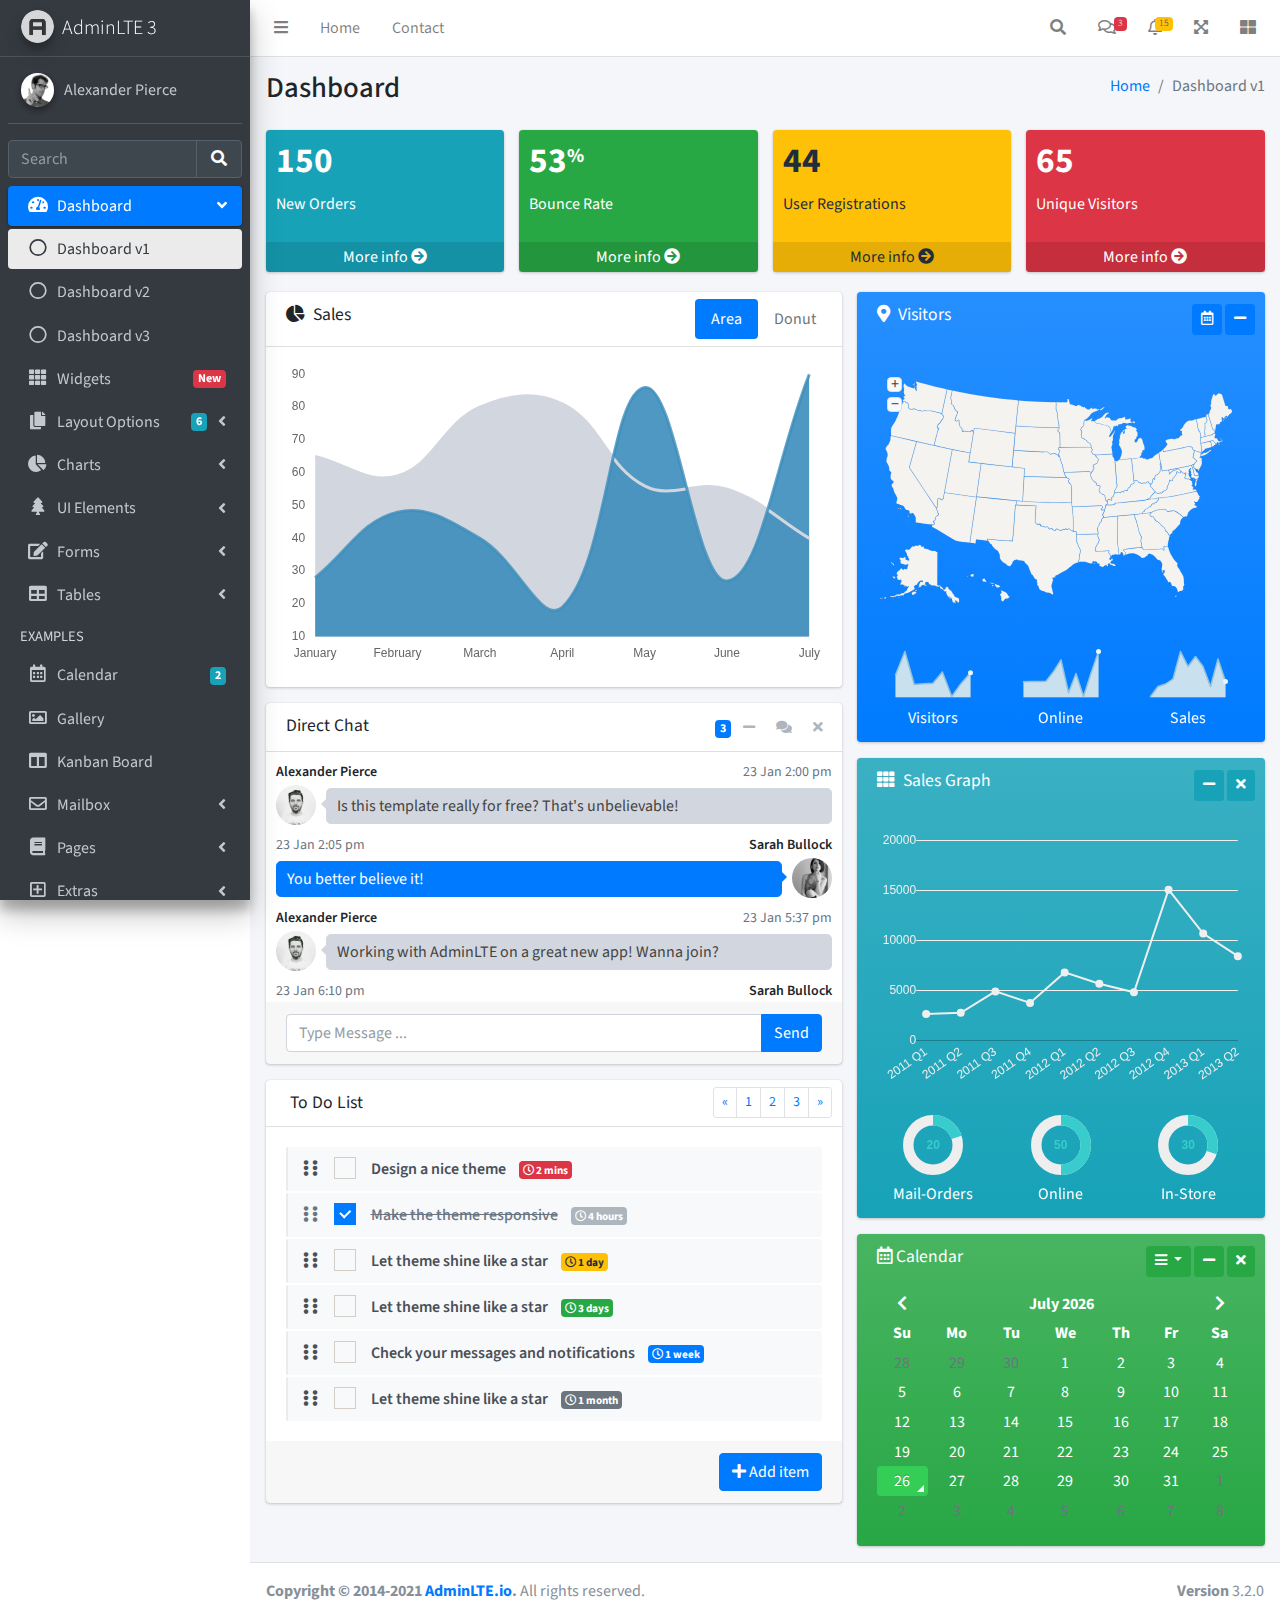
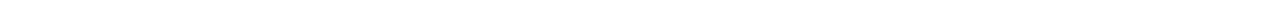
<file: Content/AdminPanel/index.html>
<!DOCTYPE html>
<html lang="en">
<head>
  <meta charset="utf-8">
  <meta name="viewport" content="width=device-width, initial-scale=1">
  <title>AdminLTE 3 | Dashboard</title>

  <!-- Google Font: Source Sans Pro -->
  <link rel="stylesheet" href="https://fonts.googleapis.com/css?family=Source+Sans+Pro:300,400,400i,700&display=fallback">
  <!-- Font Awesome -->
  <link rel="stylesheet" href="plugins/fontawesome-free/css/all.min.css">
  <!-- Ionicons -->
  <link rel="stylesheet" href="https://code.ionicframework.com/ionicons/2.0.1/css/ionicons.min.css">
  <!-- Tempusdominus Bootstrap 4 -->
  <link rel="stylesheet" href="plugins/tempusdominus-bootstrap-4/css/tempusdominus-bootstrap-4.min.css">
  <!-- iCheck -->
  <link rel="stylesheet" href="plugins/icheck-bootstrap/icheck-bootstrap.min.css">
  <!-- JQVMap -->
  <link rel="stylesheet" href="plugins/jqvmap/jqvmap.min.css">
  <!-- Theme style -->
  <link rel="stylesheet" href="dist/css/adminlte.min.css">
  <!-- overlayScrollbars -->
  <link rel="stylesheet" href="plugins/overlayScrollbars/css/OverlayScrollbars.min.css">
  <!-- Daterange picker -->
  <link rel="stylesheet" href="plugins/daterangepicker/daterangepicker.css">
  <!-- summernote -->
  <link rel="stylesheet" href="plugins/summernote/summernote-bs4.min.css">
</head>
<body class="hold-transition sidebar-mini layout-fixed">
<div class="wrapper">

  <!-- Preloader -->
  <div class="preloader flex-column justify-content-center align-items-center">
    <img class="animation__shake" src="dist/img/AdminLTELogo.png" alt="AdminLTELogo" height="60" width="60">
  </div>

  <!-- Navbar -->
  <nav class="main-header navbar navbar-expand navbar-white navbar-light">
    <!-- Left navbar links -->
    <ul class="navbar-nav">
      <li class="nav-item">
        <a class="nav-link" data-widget="pushmenu" href="#" role="button"><i class="fas fa-bars"></i></a>
      </li>
      <li class="nav-item d-none d-sm-inline-block">
        <a href="index3.html" class="nav-link">Home</a>
      </li>
      <li class="nav-item d-none d-sm-inline-block">
        <a href="#" class="nav-link">Contact</a>
      </li>
    </ul>

    <!-- Right navbar links -->
    <ul class="navbar-nav ml-auto">
      <!-- Navbar Search -->
      <li class="nav-item">
        <a class="nav-link" data-widget="navbar-search" href="#" role="button">
          <i class="fas fa-search"></i>
        </a>
        <div class="navbar-search-block">
          <form class="form-inline">
            <div class="input-group input-group-sm">
              <input class="form-control form-control-navbar" type="search" placeholder="Search" aria-label="Search">
              <div class="input-group-append">
                <button class="btn btn-navbar" type="submit">
                  <i class="fas fa-search"></i>
                </button>
                <button class="btn btn-navbar" type="button" data-widget="navbar-search">
                  <i class="fas fa-times"></i>
                </button>
              </div>
            </div>
          </form>
        </div>
      </li>

      <!-- Messages Dropdown Menu -->
      <li class="nav-item dropdown">
        <a class="nav-link" data-toggle="dropdown" href="#">
          <i class="far fa-comments"></i>
          <span class="badge badge-danger navbar-badge">3</span>
        </a>
        <div class="dropdown-menu dropdown-menu-lg dropdown-menu-right">
          <a href="#" class="dropdown-item">
            <!-- Message Start -->
            <div class="media">
              <img src="dist/img/user1-128x128.jpg" alt="User Avatar" class="img-size-50 mr-3 img-circle">
              <div class="media-body">
                <h3 class="dropdown-item-title">
                  Brad Diesel
                  <span class="float-right text-sm text-danger"><i class="fas fa-star"></i></span>
                </h3>
                <p class="text-sm">Call me whenever you can...</p>
                <p class="text-sm text-muted"><i class="far fa-clock mr-1"></i> 4 Hours Ago</p>
              </div>
            </div>
            <!-- Message End -->
          </a>
          <div class="dropdown-divider"></div>
          <a href="#" class="dropdown-item">
            <!-- Message Start -->
            <div class="media">
              <img src="dist/img/user8-128x128.jpg" alt="User Avatar" class="img-size-50 img-circle mr-3">
              <div class="media-body">
                <h3 class="dropdown-item-title">
                  John Pierce
                  <span class="float-right text-sm text-muted"><i class="fas fa-star"></i></span>
                </h3>
                <p class="text-sm">I got your message bro</p>
                <p class="text-sm text-muted"><i class="far fa-clock mr-1"></i> 4 Hours Ago</p>
              </div>
            </div>
            <!-- Message End -->
          </a>
          <div class="dropdown-divider"></div>
          <a href="#" class="dropdown-item">
            <!-- Message Start -->
            <div class="media">
              <img src="dist/img/user3-128x128.jpg" alt="User Avatar" class="img-size-50 img-circle mr-3">
              <div class="media-body">
                <h3 class="dropdown-item-title">
                  Nora Silvester
                  <span class="float-right text-sm text-warning"><i class="fas fa-star"></i></span>
                </h3>
                <p class="text-sm">The subject goes here</p>
                <p class="text-sm text-muted"><i class="far fa-clock mr-1"></i> 4 Hours Ago</p>
              </div>
            </div>
            <!-- Message End -->
          </a>
          <div class="dropdown-divider"></div>
          <a href="#" class="dropdown-item dropdown-footer">See All Messages</a>
        </div>
      </li>
      <!-- Notifications Dropdown Menu -->
      <li class="nav-item dropdown">
        <a class="nav-link" data-toggle="dropdown" href="#">
          <i class="far fa-bell"></i>
          <span class="badge badge-warning navbar-badge">15</span>
        </a>
        <div class="dropdown-menu dropdown-menu-lg dropdown-menu-right">
          <span class="dropdown-item dropdown-header">15 Notifications</span>
          <div class="dropdown-divider"></div>
          <a href="#" class="dropdown-item">
            <i class="fas fa-envelope mr-2"></i> 4 new messages
            <span class="float-right text-muted text-sm">3 mins</span>
          </a>
          <div class="dropdown-divider"></div>
          <a href="#" class="dropdown-item">
            <i class="fas fa-users mr-2"></i> 8 friend requests
            <span class="float-right text-muted text-sm">12 hours</span>
          </a>
          <div class="dropdown-divider"></div>
          <a href="#" class="dropdown-item">
            <i class="fas fa-file mr-2"></i> 3 new reports
            <span class="float-right text-muted text-sm">2 days</span>
          </a>
          <div class="dropdown-divider"></div>
          <a href="#" class="dropdown-item dropdown-footer">See All Notifications</a>
        </div>
      </li>
      <li class="nav-item">
        <a class="nav-link" data-widget="fullscreen" href="#" role="button">
          <i class="fas fa-expand-arrows-alt"></i>
        </a>
      </li>
      <li class="nav-item">
        <a class="nav-link" data-widget="control-sidebar" data-controlsidebar-slide="true" href="#" role="button">
          <i class="fas fa-th-large"></i>
        </a>
      </li>
    </ul>
  </nav>
  <!-- /.navbar -->

  <!-- Main Sidebar Container -->
  <aside class="main-sidebar sidebar-dark-primary elevation-4">
    <!-- Brand Logo -->
    <a href="index3.html" class="brand-link">
      <img src="dist/img/AdminLTELogo.png" alt="AdminLTE Logo" class="brand-image img-circle elevation-3" style="opacity: .8">
      <span class="brand-text font-weight-light">AdminLTE 3</span>
    </a>

    <!-- Sidebar -->
    <div class="sidebar">
      <!-- Sidebar user panel (optional) -->
      <div class="user-panel mt-3 pb-3 mb-3 d-flex">
        <div class="image">
          <img src="dist/img/user2-160x160.jpg" class="img-circle elevation-2" alt="User Image">
        </div>
        <div class="info">
          <a href="#" class="d-block">Alexander Pierce</a>
        </div>
      </div>

      <!-- SidebarSearch Form -->
      <div class="form-inline">
        <div class="input-group" data-widget="sidebar-search">
          <input class="form-control form-control-sidebar" type="search" placeholder="Search" aria-label="Search">
          <div class="input-group-append">
            <button class="btn btn-sidebar">
              <i class="fas fa-search fa-fw"></i>
            </button>
          </div>
        </div>
      </div>

      <!-- Sidebar Menu -->
      <nav class="mt-2">
        <ul class="nav nav-pills nav-sidebar flex-column" data-widget="treeview" role="menu" data-accordion="false">
          <!-- Add icons to the links using the .nav-icon class
               with font-awesome or any other icon font library -->
          <li class="nav-item menu-open">
            <a href="#" class="nav-link active">
              <i class="nav-icon fas fa-tachometer-alt"></i>
              <p>
                Dashboard
                <i class="right fas fa-angle-left"></i>
              </p>
            </a>
            <ul class="nav nav-treeview">
              <li class="nav-item">
                <a href="./index.html" class="nav-link active">
                  <i class="far fa-circle nav-icon"></i>
                  <p>Dashboard v1</p>
                </a>
              </li>
              <li class="nav-item">
                <a href="./index2.html" class="nav-link">
                  <i class="far fa-circle nav-icon"></i>
                  <p>Dashboard v2</p>
                </a>
              </li>
              <li class="nav-item">
                <a href="./index3.html" class="nav-link">
                  <i class="far fa-circle nav-icon"></i>
                  <p>Dashboard v3</p>
                </a>
              </li>
            </ul>
          </li>
          <li class="nav-item">
            <a href="pages/widgets.html" class="nav-link">
              <i class="nav-icon fas fa-th"></i>
              <p>
                Widgets
                <span class="right badge badge-danger">New</span>
              </p>
            </a>
          </li>
          <li class="nav-item">
            <a href="#" class="nav-link">
              <i class="nav-icon fas fa-copy"></i>
              <p>
                Layout Options
                <i class="fas fa-angle-left right"></i>
                <span class="badge badge-info right">6</span>
              </p>
            </a>
            <ul class="nav nav-treeview">
              <li class="nav-item">
                <a href="pages/layout/top-nav.html" class="nav-link">
                  <i class="far fa-circle nav-icon"></i>
                  <p>Top Navigation</p>
                </a>
              </li>
              <li class="nav-item">
                <a href="pages/layout/top-nav-sidebar.html" class="nav-link">
                  <i class="far fa-circle nav-icon"></i>
                  <p>Top Navigation + Sidebar</p>
                </a>
              </li>
              <li class="nav-item">
                <a href="pages/layout/boxed.html" class="nav-link">
                  <i class="far fa-circle nav-icon"></i>
                  <p>Boxed</p>
                </a>
              </li>
              <li class="nav-item">
                <a href="pages/layout/fixed-sidebar.html" class="nav-link">
                  <i class="far fa-circle nav-icon"></i>
                  <p>Fixed Sidebar</p>
                </a>
              </li>
              <li class="nav-item">
                <a href="pages/layout/fixed-sidebar-custom.html" class="nav-link">
                  <i class="far fa-circle nav-icon"></i>
                  <p>Fixed Sidebar <small>+ Custom Area</small></p>
                </a>
              </li>
              <li class="nav-item">
                <a href="pages/layout/fixed-topnav.html" class="nav-link">
                  <i class="far fa-circle nav-icon"></i>
                  <p>Fixed Navbar</p>
                </a>
              </li>
              <li class="nav-item">
                <a href="pages/layout/fixed-footer.html" class="nav-link">
                  <i class="far fa-circle nav-icon"></i>
                  <p>Fixed Footer</p>
                </a>
              </li>
              <li class="nav-item">
                <a href="pages/layout/collapsed-sidebar.html" class="nav-link">
                  <i class="far fa-circle nav-icon"></i>
                  <p>Collapsed Sidebar</p>
                </a>
              </li>
            </ul>
          </li>
          <li class="nav-item">
            <a href="#" class="nav-link">
              <i class="nav-icon fas fa-chart-pie"></i>
              <p>
                Charts
                <i class="right fas fa-angle-left"></i>
              </p>
            </a>
            <ul class="nav nav-treeview">
              <li class="nav-item">
                <a href="pages/charts/chartjs.html" class="nav-link">
                  <i class="far fa-circle nav-icon"></i>
                  <p>ChartJS</p>
                </a>
              </li>
              <li class="nav-item">
                <a href="pages/charts/flot.html" class="nav-link">
                  <i class="far fa-circle nav-icon"></i>
                  <p>Flot</p>
                </a>
              </li>
              <li class="nav-item">
                <a href="pages/charts/inline.html" class="nav-link">
                  <i class="far fa-circle nav-icon"></i>
                  <p>Inline</p>
                </a>
              </li>
              <li class="nav-item">
                <a href="pages/charts/uplot.html" class="nav-link">
                  <i class="far fa-circle nav-icon"></i>
                  <p>uPlot</p>
                </a>
              </li>
            </ul>
          </li>
          <li class="nav-item">
            <a href="#" class="nav-link">
              <i class="nav-icon fas fa-tree"></i>
              <p>
                UI Elements
                <i class="fas fa-angle-left right"></i>
              </p>
            </a>
            <ul class="nav nav-treeview">
              <li class="nav-item">
                <a href="pages/UI/general.html" class="nav-link">
                  <i class="far fa-circle nav-icon"></i>
                  <p>General</p>
                </a>
              </li>
              <li class="nav-item">
                <a href="pages/UI/icons.html" class="nav-link">
                  <i class="far fa-circle nav-icon"></i>
                  <p>Icons</p>
                </a>
              </li>
              <li class="nav-item">
                <a href="pages/UI/buttons.html" class="nav-link">
                  <i class="far fa-circle nav-icon"></i>
                  <p>Buttons</p>
                </a>
              </li>
              <li class="nav-item">
                <a href="pages/UI/sliders.html" class="nav-link">
                  <i class="far fa-circle nav-icon"></i>
                  <p>Sliders</p>
                </a>
              </li>
              <li class="nav-item">
                <a href="pages/UI/modals.html" class="nav-link">
                  <i class="far fa-circle nav-icon"></i>
                  <p>Modals & Alerts</p>
                </a>
              </li>
              <li class="nav-item">
                <a href="pages/UI/navbar.html" class="nav-link">
                  <i class="far fa-circle nav-icon"></i>
                  <p>Navbar & Tabs</p>
                </a>
              </li>
              <li class="nav-item">
                <a href="pages/UI/timeline.html" class="nav-link">
                  <i class="far fa-circle nav-icon"></i>
                  <p>Timeline</p>
                </a>
              </li>
              <li class="nav-item">
                <a href="pages/UI/ribbons.html" class="nav-link">
                  <i class="far fa-circle nav-icon"></i>
                  <p>Ribbons</p>
                </a>
              </li>
            </ul>
          </li>
          <li class="nav-item">
            <a href="#" class="nav-link">
              <i class="nav-icon fas fa-edit"></i>
              <p>
                Forms
                <i class="fas fa-angle-left right"></i>
              </p>
            </a>
            <ul class="nav nav-treeview">
              <li class="nav-item">
                <a href="pages/forms/general.html" class="nav-link">
                  <i class="far fa-circle nav-icon"></i>
                  <p>General Elements</p>
                </a>
              </li>
              <li class="nav-item">
                <a href="pages/forms/advanced.html" class="nav-link">
                  <i class="far fa-circle nav-icon"></i>
                  <p>Advanced Elements</p>
                </a>
              </li>
              <li class="nav-item">
                <a href="pages/forms/editors.html" class="nav-link">
                  <i class="far fa-circle nav-icon"></i>
                  <p>Editors</p>
                </a>
              </li>
              <li class="nav-item">
                <a href="pages/forms/validation.html" class="nav-link">
                  <i class="far fa-circle nav-icon"></i>
                  <p>Validation</p>
                </a>
              </li>
            </ul>
          </li>
          <li class="nav-item">
            <a href="#" class="nav-link">
              <i class="nav-icon fas fa-table"></i>
              <p>
                Tables
                <i class="fas fa-angle-left right"></i>
              </p>
            </a>
            <ul class="nav nav-treeview">
              <li class="nav-item">
                <a href="pages/tables/simple.html" class="nav-link">
                  <i class="far fa-circle nav-icon"></i>
                  <p>Simple Tables</p>
                </a>
              </li>
              <li class="nav-item">
                <a href="pages/tables/data.html" class="nav-link">
                  <i class="far fa-circle nav-icon"></i>
                  <p>DataTables</p>
                </a>
              </li>
              <li class="nav-item">
                <a href="pages/tables/jsgrid.html" class="nav-link">
                  <i class="far fa-circle nav-icon"></i>
                  <p>jsGrid</p>
                </a>
              </li>
            </ul>
          </li>
          <li class="nav-header">EXAMPLES</li>
          <li class="nav-item">
            <a href="pages/calendar.html" class="nav-link">
              <i class="nav-icon far fa-calendar-alt"></i>
              <p>
                Calendar
                <span class="badge badge-info right">2</span>
              </p>
            </a>
          </li>
          <li class="nav-item">
            <a href="pages/gallery.html" class="nav-link">
              <i class="nav-icon far fa-image"></i>
              <p>
                Gallery
              </p>
            </a>
          </li>
          <li class="nav-item">
            <a href="pages/kanban.html" class="nav-link">
              <i class="nav-icon fas fa-columns"></i>
              <p>
                Kanban Board
              </p>
            </a>
          </li>
          <li class="nav-item">
            <a href="#" class="nav-link">
              <i class="nav-icon far fa-envelope"></i>
              <p>
                Mailbox
                <i class="fas fa-angle-left right"></i>
              </p>
            </a>
            <ul class="nav nav-treeview">
              <li class="nav-item">
                <a href="pages/mailbox/mailbox.html" class="nav-link">
                  <i class="far fa-circle nav-icon"></i>
                  <p>Inbox</p>
                </a>
              </li>
              <li class="nav-item">
                <a href="pages/mailbox/compose.html" class="nav-link">
                  <i class="far fa-circle nav-icon"></i>
                  <p>Compose</p>
                </a>
              </li>
              <li class="nav-item">
                <a href="pages/mailbox/read-mail.html" class="nav-link">
                  <i class="far fa-circle nav-icon"></i>
                  <p>Read</p>
                </a>
              </li>
            </ul>
          </li>
          <li class="nav-item">
            <a href="#" class="nav-link">
              <i class="nav-icon fas fa-book"></i>
              <p>
                Pages
                <i class="fas fa-angle-left right"></i>
              </p>
            </a>
            <ul class="nav nav-treeview">
              <li class="nav-item">
                <a href="pages/examples/invoice.html" class="nav-link">
                  <i class="far fa-circle nav-icon"></i>
                  <p>Invoice</p>
                </a>
              </li>
              <li class="nav-item">
                <a href="pages/examples/profile.html" class="nav-link">
                  <i class="far fa-circle nav-icon"></i>
                  <p>Profile</p>
                </a>
              </li>
              <li class="nav-item">
                <a href="pages/examples/e-commerce.html" class="nav-link">
                  <i class="far fa-circle nav-icon"></i>
                  <p>E-commerce</p>
                </a>
              </li>
              <li class="nav-item">
                <a href="pages/examples/projects.html" class="nav-link">
                  <i class="far fa-circle nav-icon"></i>
                  <p>Projects</p>
                </a>
              </li>
              <li class="nav-item">
                <a href="pages/examples/project-add.html" class="nav-link">
                  <i class="far fa-circle nav-icon"></i>
                  <p>Project Add</p>
                </a>
              </li>
              <li class="nav-item">
                <a href="pages/examples/project-edit.html" class="nav-link">
                  <i class="far fa-circle nav-icon"></i>
                  <p>Project Edit</p>
                </a>
              </li>
              <li class="nav-item">
                <a href="pages/examples/project-detail.html" class="nav-link">
                  <i class="far fa-circle nav-icon"></i>
                  <p>Project Detail</p>
                </a>
              </li>
              <li class="nav-item">
                <a href="pages/examples/contacts.html" class="nav-link">
                  <i class="far fa-circle nav-icon"></i>
                  <p>Contacts</p>
                </a>
              </li>
              <li class="nav-item">
                <a href="pages/examples/faq.html" class="nav-link">
                  <i class="far fa-circle nav-icon"></i>
                  <p>FAQ</p>
                </a>
              </li>
              <li class="nav-item">
                <a href="pages/examples/contact-us.html" class="nav-link">
                  <i class="far fa-circle nav-icon"></i>
                  <p>Contact us</p>
                </a>
              </li>
            </ul>
          </li>
          <li class="nav-item">
            <a href="#" class="nav-link">
              <i class="nav-icon far fa-plus-square"></i>
              <p>
                Extras
                <i class="fas fa-angle-left right"></i>
              </p>
            </a>
            <ul class="nav nav-treeview">
              <li class="nav-item">
                <a href="#" class="nav-link">
                  <i class="far fa-circle nav-icon"></i>
                  <p>
                    Login & Register v1
                    <i class="fas fa-angle-left right"></i>
                  </p>
                </a>
                <ul class="nav nav-treeview">
                  <li class="nav-item">
                    <a href="pages/examples/login.html" class="nav-link">
                      <i class="far fa-circle nav-icon"></i>
                      <p>Login v1</p>
                    </a>
                  </li>
                  <li class="nav-item">
                    <a href="pages/examples/register.html" class="nav-link">
                      <i class="far fa-circle nav-icon"></i>
                      <p>Register v1</p>
                    </a>
                  </li>
                  <li class="nav-item">
                    <a href="pages/examples/forgot-password.html" class="nav-link">
                      <i class="far fa-circle nav-icon"></i>
                      <p>Forgot Password v1</p>
                    </a>
                  </li>
                  <li class="nav-item">
                    <a href="pages/examples/recover-password.html" class="nav-link">
                      <i class="far fa-circle nav-icon"></i>
                      <p>Recover Password v1</p>
                    </a>
                  </li>
                </ul>
              </li>
              <li class="nav-item">
                <a href="#" class="nav-link">
                  <i class="far fa-circle nav-icon"></i>
                  <p>
                    Login & Register v2
                    <i class="fas fa-angle-left right"></i>
                  </p>
                </a>
                <ul class="nav nav-treeview">
                  <li class="nav-item">
                    <a href="pages/examples/login-v2.html" class="nav-link">
                      <i class="far fa-circle nav-icon"></i>
                      <p>Login v2</p>
                    </a>
                  </li>
                  <li class="nav-item">
                    <a href="pages/examples/register-v2.html" class="nav-link">
                      <i class="far fa-circle nav-icon"></i>
                      <p>Register v2</p>
                    </a>
                  </li>
                  <li class="nav-item">
                    <a href="pages/examples/forgot-password-v2.html" class="nav-link">
                      <i class="far fa-circle nav-icon"></i>
                      <p>Forgot Password v2</p>
                    </a>
                  </li>
                  <li class="nav-item">
                    <a href="pages/examples/recover-password-v2.html" class="nav-link">
                      <i class="far fa-circle nav-icon"></i>
                      <p>Recover Password v2</p>
                    </a>
                  </li>
                </ul>
              </li>
              <li class="nav-item">
                <a href="pages/examples/lockscreen.html" class="nav-link">
                  <i class="far fa-circle nav-icon"></i>
                  <p>Lockscreen</p>
                </a>
              </li>
              <li class="nav-item">
                <a href="pages/examples/legacy-user-menu.html" class="nav-link">
                  <i class="far fa-circle nav-icon"></i>
                  <p>Legacy User Menu</p>
                </a>
              </li>
              <li class="nav-item">
                <a href="pages/examples/language-menu.html" class="nav-link">
                  <i class="far fa-circle nav-icon"></i>
                  <p>Language Menu</p>
                </a>
              </li>
              <li class="nav-item">
                <a href="pages/examples/404.html" class="nav-link">
                  <i class="far fa-circle nav-icon"></i>
                  <p>Error 404</p>
                </a>
              </li>
              <li class="nav-item">
                <a href="pages/examples/500.html" class="nav-link">
                  <i class="far fa-circle nav-icon"></i>
                  <p>Error 500</p>
                </a>
              </li>
              <li class="nav-item">
                <a href="pages/examples/pace.html" class="nav-link">
                  <i class="far fa-circle nav-icon"></i>
                  <p>Pace</p>
                </a>
              </li>
              <li class="nav-item">
                <a href="pages/examples/blank.html" class="nav-link">
                  <i class="far fa-circle nav-icon"></i>
                  <p>Blank Page</p>
                </a>
              </li>
              <li class="nav-item">
                <a href="starter.html" class="nav-link">
                  <i class="far fa-circle nav-icon"></i>
                  <p>Starter Page</p>
                </a>
              </li>
            </ul>
          </li>
          <li class="nav-item">
            <a href="#" class="nav-link">
              <i class="nav-icon fas fa-search"></i>
              <p>
                Search
                <i class="fas fa-angle-left right"></i>
              </p>
            </a>
            <ul class="nav nav-treeview">
              <li class="nav-item">
                <a href="pages/search/simple.html" class="nav-link">
                  <i class="far fa-circle nav-icon"></i>
                  <p>Simple Search</p>
                </a>
              </li>
              <li class="nav-item">
                <a href="pages/search/enhanced.html" class="nav-link">
                  <i class="far fa-circle nav-icon"></i>
                  <p>Enhanced</p>
                </a>
              </li>
            </ul>
          </li>
          <li class="nav-header">MISCELLANEOUS</li>
          <li class="nav-item">
            <a href="iframe.html" class="nav-link">
              <i class="nav-icon fas fa-ellipsis-h"></i>
              <p>Tabbed IFrame Plugin</p>
            </a>
          </li>
          <li class="nav-item">
            <a href="https://adminlte.io/docs/3.1/" class="nav-link">
              <i class="nav-icon fas fa-file"></i>
              <p>Documentation</p>
            </a>
          </li>
          <li class="nav-header">MULTI LEVEL EXAMPLE</li>
          <li class="nav-item">
            <a href="#" class="nav-link">
              <i class="fas fa-circle nav-icon"></i>
              <p>Level 1</p>
            </a>
          </li>
          <li class="nav-item">
            <a href="#" class="nav-link">
              <i class="nav-icon fas fa-circle"></i>
              <p>
                Level 1
                <i class="right fas fa-angle-left"></i>
              </p>
            </a>
            <ul class="nav nav-treeview">
              <li class="nav-item">
                <a href="#" class="nav-link">
                  <i class="far fa-circle nav-icon"></i>
                  <p>Level 2</p>
                </a>
              </li>
              <li class="nav-item">
                <a href="#" class="nav-link">
                  <i class="far fa-circle nav-icon"></i>
                  <p>
                    Level 2
                    <i class="right fas fa-angle-left"></i>
                  </p>
                </a>
                <ul class="nav nav-treeview">
                  <li class="nav-item">
                    <a href="#" class="nav-link">
                      <i class="far fa-dot-circle nav-icon"></i>
                      <p>Level 3</p>
                    </a>
                  </li>
                  <li class="nav-item">
                    <a href="#" class="nav-link">
                      <i class="far fa-dot-circle nav-icon"></i>
                      <p>Level 3</p>
                    </a>
                  </li>
                  <li class="nav-item">
                    <a href="#" class="nav-link">
                      <i class="far fa-dot-circle nav-icon"></i>
                      <p>Level 3</p>
                    </a>
                  </li>
                </ul>
              </li>
              <li class="nav-item">
                <a href="#" class="nav-link">
                  <i class="far fa-circle nav-icon"></i>
                  <p>Level 2</p>
                </a>
              </li>
            </ul>
          </li>
          <li class="nav-item">
            <a href="#" class="nav-link">
              <i class="fas fa-circle nav-icon"></i>
              <p>Level 1</p>
            </a>
          </li>
          <li class="nav-header">LABELS</li>
          <li class="nav-item">
            <a href="#" class="nav-link">
              <i class="nav-icon far fa-circle text-danger"></i>
              <p class="text">Important</p>
            </a>
          </li>
          <li class="nav-item">
            <a href="#" class="nav-link">
              <i class="nav-icon far fa-circle text-warning"></i>
              <p>Warning</p>
            </a>
          </li>
          <li class="nav-item">
            <a href="#" class="nav-link">
              <i class="nav-icon far fa-circle text-info"></i>
              <p>Informational</p>
            </a>
          </li>
        </ul>
      </nav>
      <!-- /.sidebar-menu -->
    </div>
    <!-- /.sidebar -->
  </aside>

  <!-- Content Wrapper. Contains page content -->
  <div class="content-wrapper">
    <!-- Content Header (Page header) -->
    <div class="content-header">
      <div class="container-fluid">
        <div class="row mb-2">
          <div class="col-sm-6">
            <h1 class="m-0">Dashboard</h1>
          </div><!-- /.col -->
          <div class="col-sm-6">
            <ol class="breadcrumb float-sm-right">
              <li class="breadcrumb-item"><a href="#">Home</a></li>
              <li class="breadcrumb-item active">Dashboard v1</li>
            </ol>
          </div><!-- /.col -->
        </div><!-- /.row -->
      </div><!-- /.container-fluid -->
    </div>
    <!-- /.content-header -->

    <!-- Main content -->
    <section class="content">
      <div class="container-fluid">
        <!-- Small boxes (Stat box) -->
        <div class="row">
          <div class="col-lg-3 col-6">
            <!-- small box -->
            <div class="small-box bg-info">
              <div class="inner">
                <h3>150</h3>

                <p>New Orders</p>
              </div>
              <div class="icon">
                <i class="ion ion-bag"></i>
              </div>
              <a href="#" class="small-box-footer">More info <i class="fas fa-arrow-circle-right"></i></a>
            </div>
          </div>
          <!-- ./col -->
          <div class="col-lg-3 col-6">
            <!-- small box -->
            <div class="small-box bg-success">
              <div class="inner">
                <h3>53<sup style="font-size: 20px">%</sup></h3>

                <p>Bounce Rate</p>
              </div>
              <div class="icon">
                <i class="ion ion-stats-bars"></i>
              </div>
              <a href="#" class="small-box-footer">More info <i class="fas fa-arrow-circle-right"></i></a>
            </div>
          </div>
          <!-- ./col -->
          <div class="col-lg-3 col-6">
            <!-- small box -->
            <div class="small-box bg-warning">
              <div class="inner">
                <h3>44</h3>

                <p>User Registrations</p>
              </div>
              <div class="icon">
                <i class="ion ion-person-add"></i>
              </div>
              <a href="#" class="small-box-footer">More info <i class="fas fa-arrow-circle-right"></i></a>
            </div>
          </div>
          <!-- ./col -->
          <div class="col-lg-3 col-6">
            <!-- small box -->
            <div class="small-box bg-danger">
              <div class="inner">
                <h3>65</h3>

                <p>Unique Visitors</p>
              </div>
              <div class="icon">
                <i class="ion ion-pie-graph"></i>
              </div>
              <a href="#" class="small-box-footer">More info <i class="fas fa-arrow-circle-right"></i></a>
            </div>
          </div>
          <!-- ./col -->
        </div>
        <!-- /.row -->
        <!-- Main row -->
        <div class="row">
          <!-- Left col -->
          <section class="col-lg-7 connectedSortable">
            <!-- Custom tabs (Charts with tabs)-->
            <div class="card">
              <div class="card-header">
                <h3 class="card-title">
                  <i class="fas fa-chart-pie mr-1"></i>
                  Sales
                </h3>
                <div class="card-tools">
                  <ul class="nav nav-pills ml-auto">
                    <li class="nav-item">
                      <a class="nav-link active" href="#revenue-chart" data-toggle="tab">Area</a>
                    </li>
                    <li class="nav-item">
                      <a class="nav-link" href="#sales-chart" data-toggle="tab">Donut</a>
                    </li>
                  </ul>
                </div>
              </div><!-- /.card-header -->
              <div class="card-body">
                <div class="tab-content p-0">
                  <!-- Morris chart - Sales -->
                  <div class="chart tab-pane active" id="revenue-chart"
                       style="position: relative; height: 300px;">
                      <canvas id="revenue-chart-canvas" height="300" style="height: 300px;"></canvas>
                   </div>
                  <div class="chart tab-pane" id="sales-chart" style="position: relative; height: 300px;">
                    <canvas id="sales-chart-canvas" height="300" style="height: 300px;"></canvas>
                  </div>
                </div>
              </div><!-- /.card-body -->
            </div>
            <!-- /.card -->

            <!-- DIRECT CHAT -->
            <div class="card direct-chat direct-chat-primary">
              <div class="card-header">
                <h3 class="card-title">Direct Chat</h3>

                <div class="card-tools">
                  <span title="3 New Messages" class="badge badge-primary">3</span>
                  <button type="button" class="btn btn-tool" data-card-widget="collapse">
                    <i class="fas fa-minus"></i>
                  </button>
                  <button type="button" class="btn btn-tool" title="Contacts" data-widget="chat-pane-toggle">
                    <i class="fas fa-comments"></i>
                  </button>
                  <button type="button" class="btn btn-tool" data-card-widget="remove">
                    <i class="fas fa-times"></i>
                  </button>
                </div>
              </div>
              <!-- /.card-header -->
              <div class="card-body">
                <!-- Conversations are loaded here -->
                <div class="direct-chat-messages">
                  <!-- Message. Default to the left -->
                  <div class="direct-chat-msg">
                    <div class="direct-chat-infos clearfix">
                      <span class="direct-chat-name float-left">Alexander Pierce</span>
                      <span class="direct-chat-timestamp float-right">23 Jan 2:00 pm</span>
                    </div>
                    <!-- /.direct-chat-infos -->
                    <img class="direct-chat-img" src="dist/img/user1-128x128.jpg" alt="message user image">
                    <!-- /.direct-chat-img -->
                    <div class="direct-chat-text">
                      Is this template really for free? That's unbelievable!
                    </div>
                    <!-- /.direct-chat-text -->
                  </div>
                  <!-- /.direct-chat-msg -->

                  <!-- Message to the right -->
                  <div class="direct-chat-msg right">
                    <div class="direct-chat-infos clearfix">
                      <span class="direct-chat-name float-right">Sarah Bullock</span>
                      <span class="direct-chat-timestamp float-left">23 Jan 2:05 pm</span>
                    </div>
                    <!-- /.direct-chat-infos -->
                    <img class="direct-chat-img" src="dist/img/user3-128x128.jpg" alt="message user image">
                    <!-- /.direct-chat-img -->
                    <div class="direct-chat-text">
                      You better believe it!
                    </div>
                    <!-- /.direct-chat-text -->
                  </div>
                  <!-- /.direct-chat-msg -->

                  <!-- Message. Default to the left -->
                  <div class="direct-chat-msg">
                    <div class="direct-chat-infos clearfix">
                      <span class="direct-chat-name float-left">Alexander Pierce</span>
                      <span class="direct-chat-timestamp float-right">23 Jan 5:37 pm</span>
                    </div>
                    <!-- /.direct-chat-infos -->
                    <img class="direct-chat-img" src="dist/img/user1-128x128.jpg" alt="message user image">
                    <!-- /.direct-chat-img -->
                    <div class="direct-chat-text">
                      Working with AdminLTE on a great new app! Wanna join?
                    </div>
                    <!-- /.direct-chat-text -->
                  </div>
                  <!-- /.direct-chat-msg -->

                  <!-- Message to the right -->
                  <div class="direct-chat-msg right">
                    <div class="direct-chat-infos clearfix">
                      <span class="direct-chat-name float-right">Sarah Bullock</span>
                      <span class="direct-chat-timestamp float-left">23 Jan 6:10 pm</span>
                    </div>
                    <!-- /.direct-chat-infos -->
                    <img class="direct-chat-img" src="dist/img/user3-128x128.jpg" alt="message user image">
                    <!-- /.direct-chat-img -->
                    <div class="direct-chat-text">
                      I would love to.
                    </div>
                    <!-- /.direct-chat-text -->
                  </div>
                  <!-- /.direct-chat-msg -->

                </div>
                <!--/.direct-chat-messages-->

                <!-- Contacts are loaded here -->
                <div class="direct-chat-contacts">
                  <ul class="contacts-list">
                    <li>
                      <a href="#">
                        <img class="contacts-list-img" src="dist/img/user1-128x128.jpg" alt="User Avatar">

                        <div class="contacts-list-info">
                          <span class="contacts-list-name">
                            Count Dracula
                            <small class="contacts-list-date float-right">2/28/2015</small>
                          </span>
                          <span class="contacts-list-msg">How have you been? I was...</span>
                        </div>
                        <!-- /.contacts-list-info -->
                      </a>
                    </li>
                    <!-- End Contact Item -->
                    <li>
                      <a href="#">
                        <img class="contacts-list-img" src="dist/img/user7-128x128.jpg" alt="User Avatar">

                        <div class="contacts-list-info">
                          <span class="contacts-list-name">
                            Sarah Doe
                            <small class="contacts-list-date float-right">2/23/2015</small>
                          </span>
                          <span class="contacts-list-msg">I will be waiting for...</span>
                        </div>
                        <!-- /.contacts-list-info -->
                      </a>
                    </li>
                    <!-- End Contact Item -->
                    <li>
                      <a href="#">
                        <img class="contacts-list-img" src="dist/img/user3-128x128.jpg" alt="User Avatar">

                        <div class="contacts-list-info">
                          <span class="contacts-list-name">
                            Nadia Jolie
                            <small class="contacts-list-date float-right">2/20/2015</small>
                          </span>
                          <span class="contacts-list-msg">I'll call you back at...</span>
                        </div>
                        <!-- /.contacts-list-info -->
                      </a>
                    </li>
                    <!-- End Contact Item -->
                    <li>
                      <a href="#">
                        <img class="contacts-list-img" src="dist/img/user5-128x128.jpg" alt="User Avatar">

                        <div class="contacts-list-info">
                          <span class="contacts-list-name">
                            Nora S. Vans
                            <small class="contacts-list-date float-right">2/10/2015</small>
                          </span>
                          <span class="contacts-list-msg">Where is your new...</span>
                        </div>
                        <!-- /.contacts-list-info -->
                      </a>
                    </li>
                    <!-- End Contact Item -->
                    <li>
                      <a href="#">
                        <img class="contacts-list-img" src="dist/img/user6-128x128.jpg" alt="User Avatar">

                        <div class="contacts-list-info">
                          <span class="contacts-list-name">
                            John K.
                            <small class="contacts-list-date float-right">1/27/2015</small>
                          </span>
                          <span class="contacts-list-msg">Can I take a look at...</span>
                        </div>
                        <!-- /.contacts-list-info -->
                      </a>
                    </li>
                    <!-- End Contact Item -->
                    <li>
                      <a href="#">
                        <img class="contacts-list-img" src="dist/img/user8-128x128.jpg" alt="User Avatar">

                        <div class="contacts-list-info">
                          <span class="contacts-list-name">
                            Kenneth M.
                            <small class="contacts-list-date float-right">1/4/2015</small>
                          </span>
                          <span class="contacts-list-msg">Never mind I found...</span>
                        </div>
                        <!-- /.contacts-list-info -->
                      </a>
                    </li>
                    <!-- End Contact Item -->
                  </ul>
                  <!-- /.contacts-list -->
                </div>
                <!-- /.direct-chat-pane -->
              </div>
              <!-- /.card-body -->
              <div class="card-footer">
                <form action="#" method="post">
                  <div class="input-group">
                    <input type="text" name="message" placeholder="Type Message ..." class="form-control">
                    <span class="input-group-append">
                      <button type="button" class="btn btn-primary">Send</button>
                    </span>
                  </div>
                </form>
              </div>
              <!-- /.card-footer-->
            </div>
            <!--/.direct-chat -->

            <!-- TO DO List -->
            <div class="card">
              <div class="card-header">
                <h3 class="card-title">
                  <i class="ion ion-clipboard mr-1"></i>
                  To Do List
                </h3>

                <div class="card-tools">
                  <ul class="pagination pagination-sm">
                    <li class="page-item"><a href="#" class="page-link">&laquo;</a></li>
                    <li class="page-item"><a href="#" class="page-link">1</a></li>
                    <li class="page-item"><a href="#" class="page-link">2</a></li>
                    <li class="page-item"><a href="#" class="page-link">3</a></li>
                    <li class="page-item"><a href="#" class="page-link">&raquo;</a></li>
                  </ul>
                </div>
              </div>
              <!-- /.card-header -->
              <div class="card-body">
                <ul class="todo-list" data-widget="todo-list">
                  <li>
                    <!-- drag handle -->
                    <span class="handle">
                      <i class="fas fa-ellipsis-v"></i>
                      <i class="fas fa-ellipsis-v"></i>
                    </span>
                    <!-- checkbox -->
                    <div  class="icheck-primary d-inline ml-2">
                      <input type="checkbox" value="" name="todo1" id="todoCheck1">
                      <label for="todoCheck1"></label>
                    </div>
                    <!-- todo text -->
                    <span class="text">Design a nice theme</span>
                    <!-- Emphasis label -->
                    <small class="badge badge-danger"><i class="far fa-clock"></i> 2 mins</small>
                    <!-- General tools such as edit or delete-->
                    <div class="tools">
                      <i class="fas fa-edit"></i>
                      <i class="fas fa-trash-o"></i>
                    </div>
                  </li>
                  <li>
                    <span class="handle">
                      <i class="fas fa-ellipsis-v"></i>
                      <i class="fas fa-ellipsis-v"></i>
                    </span>
                    <div  class="icheck-primary d-inline ml-2">
                      <input type="checkbox" value="" name="todo2" id="todoCheck2" checked>
                      <label for="todoCheck2"></label>
                    </div>
                    <span class="text">Make the theme responsive</span>
                    <small class="badge badge-info"><i class="far fa-clock"></i> 4 hours</small>
                    <div class="tools">
                      <i class="fas fa-edit"></i>
                      <i class="fas fa-trash-o"></i>
                    </div>
                  </li>
                  <li>
                    <span class="handle">
                      <i class="fas fa-ellipsis-v"></i>
                      <i class="fas fa-ellipsis-v"></i>
                    </span>
                    <div  class="icheck-primary d-inline ml-2">
                      <input type="checkbox" value="" name="todo3" id="todoCheck3">
                      <label for="todoCheck3"></label>
                    </div>
                    <span class="text">Let theme shine like a star</span>
                    <small class="badge badge-warning"><i class="far fa-clock"></i> 1 day</small>
                    <div class="tools">
                      <i class="fas fa-edit"></i>
                      <i class="fas fa-trash-o"></i>
                    </div>
                  </li>
                  <li>
                    <span class="handle">
                      <i class="fas fa-ellipsis-v"></i>
                      <i class="fas fa-ellipsis-v"></i>
                    </span>
                    <div  class="icheck-primary d-inline ml-2">
                      <input type="checkbox" value="" name="todo4" id="todoCheck4">
                      <label for="todoCheck4"></label>
                    </div>
                    <span class="text">Let theme shine like a star</span>
                    <small class="badge badge-success"><i class="far fa-clock"></i> 3 days</small>
                    <div class="tools">
                      <i class="fas fa-edit"></i>
                      <i class="fas fa-trash-o"></i>
                    </div>
                  </li>
                  <li>
                    <span class="handle">
                      <i class="fas fa-ellipsis-v"></i>
                      <i class="fas fa-ellipsis-v"></i>
                    </span>
                    <div  class="icheck-primary d-inline ml-2">
                      <input type="checkbox" value="" name="todo5" id="todoCheck5">
                      <label for="todoCheck5"></label>
                    </div>
                    <span class="text">Check your messages and notifications</span>
                    <small class="badge badge-primary"><i class="far fa-clock"></i> 1 week</small>
                    <div class="tools">
                      <i class="fas fa-edit"></i>
                      <i class="fas fa-trash-o"></i>
                    </div>
                  </li>
                  <li>
                    <span class="handle">
                      <i class="fas fa-ellipsis-v"></i>
                      <i class="fas fa-ellipsis-v"></i>
                    </span>
                    <div  class="icheck-primary d-inline ml-2">
                      <input type="checkbox" value="" name="todo6" id="todoCheck6">
                      <label for="todoCheck6"></label>
                    </div>
                    <span class="text">Let theme shine like a star</span>
                    <small class="badge badge-secondary"><i class="far fa-clock"></i> 1 month</small>
                    <div class="tools">
                      <i class="fas fa-edit"></i>
                      <i class="fas fa-trash-o"></i>
                    </div>
                  </li>
                </ul>
              </div>
              <!-- /.card-body -->
              <div class="card-footer clearfix">
                <button type="button" class="btn btn-primary float-right"><i class="fas fa-plus"></i> Add item</button>
              </div>
            </div>
            <!-- /.card -->
          </section>
          <!-- /.Left col -->
          <!-- right col (We are only adding the ID to make the widgets sortable)-->
          <section class="col-lg-5 connectedSortable">

            <!-- Map card -->
            <div class="card bg-gradient-primary">
              <div class="card-header border-0">
                <h3 class="card-title">
                  <i class="fas fa-map-marker-alt mr-1"></i>
                  Visitors
                </h3>
                <!-- card tools -->
                <div class="card-tools">
                  <button type="button" class="btn btn-primary btn-sm daterange" title="Date range">
                    <i class="far fa-calendar-alt"></i>
                  </button>
                  <button type="button" class="btn btn-primary btn-sm" data-card-widget="collapse" title="Collapse">
                    <i class="fas fa-minus"></i>
                  </button>
                </div>
                <!-- /.card-tools -->
              </div>
              <div class="card-body">
                <div id="world-map" style="height: 250px; width: 100%;"></div>
              </div>
              <!-- /.card-body-->
              <div class="card-footer bg-transparent">
                <div class="row">
                  <div class="col-4 text-center">
                    <div id="sparkline-1"></div>
                    <div class="text-white">Visitors</div>
                  </div>
                  <!-- ./col -->
                  <div class="col-4 text-center">
                    <div id="sparkline-2"></div>
                    <div class="text-white">Online</div>
                  </div>
                  <!-- ./col -->
                  <div class="col-4 text-center">
                    <div id="sparkline-3"></div>
                    <div class="text-white">Sales</div>
                  </div>
                  <!-- ./col -->
                </div>
                <!-- /.row -->
              </div>
            </div>
            <!-- /.card -->

            <!-- solid sales graph -->
            <div class="card bg-gradient-info">
              <div class="card-header border-0">
                <h3 class="card-title">
                  <i class="fas fa-th mr-1"></i>
                  Sales Graph
                </h3>

                <div class="card-tools">
                  <button type="button" class="btn bg-info btn-sm" data-card-widget="collapse">
                    <i class="fas fa-minus"></i>
                  </button>
                  <button type="button" class="btn bg-info btn-sm" data-card-widget="remove">
                    <i class="fas fa-times"></i>
                  </button>
                </div>
              </div>
              <div class="card-body">
                <canvas class="chart" id="line-chart" style="min-height: 250px; height: 250px; max-height: 250px; max-width: 100%;"></canvas>
              </div>
              <!-- /.card-body -->
              <div class="card-footer bg-transparent">
                <div class="row">
                  <div class="col-4 text-center">
                    <input type="text" class="knob" data-readonly="true" value="20" data-width="60" data-height="60"
                           data-fgColor="#39CCCC">

                    <div class="text-white">Mail-Orders</div>
                  </div>
                  <!-- ./col -->
                  <div class="col-4 text-center">
                    <input type="text" class="knob" data-readonly="true" value="50" data-width="60" data-height="60"
                           data-fgColor="#39CCCC">

                    <div class="text-white">Online</div>
                  </div>
                  <!-- ./col -->
                  <div class="col-4 text-center">
                    <input type="text" class="knob" data-readonly="true" value="30" data-width="60" data-height="60"
                           data-fgColor="#39CCCC">

                    <div class="text-white">In-Store</div>
                  </div>
                  <!-- ./col -->
                </div>
                <!-- /.row -->
              </div>
              <!-- /.card-footer -->
            </div>
            <!-- /.card -->

            <!-- Calendar -->
            <div class="card bg-gradient-success">
              <div class="card-header border-0">

                <h3 class="card-title">
                  <i class="far fa-calendar-alt"></i>
                  Calendar
                </h3>
                <!-- tools card -->
                <div class="card-tools">
                  <!-- button with a dropdown -->
                  <div class="btn-group">
                    <button type="button" class="btn btn-success btn-sm dropdown-toggle" data-toggle="dropdown" data-offset="-52">
                      <i class="fas fa-bars"></i>
                    </button>
                    <div class="dropdown-menu" role="menu">
                      <a href="#" class="dropdown-item">Add new event</a>
                      <a href="#" class="dropdown-item">Clear events</a>
                      <div class="dropdown-divider"></div>
                      <a href="#" class="dropdown-item">View calendar</a>
                    </div>
                  </div>
                  <button type="button" class="btn btn-success btn-sm" data-card-widget="collapse">
                    <i class="fas fa-minus"></i>
                  </button>
                  <button type="button" class="btn btn-success btn-sm" data-card-widget="remove">
                    <i class="fas fa-times"></i>
                  </button>
                </div>
                <!-- /. tools -->
              </div>
              <!-- /.card-header -->
              <div class="card-body pt-0">
                <!--The calendar -->
                <div id="calendar" style="width: 100%"></div>
              </div>
              <!-- /.card-body -->
            </div>
            <!-- /.card -->
          </section>
          <!-- right col -->
        </div>
        <!-- /.row (main row) -->
      </div><!-- /.container-fluid -->
    </section>
    <!-- /.content -->
  </div>
  <!-- /.content-wrapper -->
  <footer class="main-footer">
    <strong>Copyright &copy; 2014-2021 <a href="https://adminlte.io">AdminLTE.io</a>.</strong>
    All rights reserved.
    <div class="float-right d-none d-sm-inline-block">
      <b>Version</b> 3.2.0
    </div>
  </footer>

  <!-- Control Sidebar -->
  <aside class="control-sidebar control-sidebar-dark">
    <!-- Control sidebar content goes here -->
  </aside>
  <!-- /.control-sidebar -->
</div>
<!-- ./wrapper -->

<!-- jQuery -->
<script src="plugins/jquery/jquery.min.js"></script>
<!-- jQuery UI 1.11.4 -->
<script src="plugins/jquery-ui/jquery-ui.min.js"></script>
<!-- Resolve conflict in jQuery UI tooltip with Bootstrap tooltip -->
<script>
  $.widget.bridge('uibutton', $.ui.button)
</script>
<!-- Bootstrap 4 -->
<script src="plugins/bootstrap/js/bootstrap.bundle.min.js"></script>
<!-- ChartJS -->
<script src="plugins/chart.js/Chart.min.js"></script>
<!-- Sparkline -->
<script src="plugins/sparklines/sparkline.js"></script>
<!-- JQVMap -->
<script src="plugins/jqvmap/jquery.vmap.min.js"></script>
<script src="plugins/jqvmap/maps/jquery.vmap.usa.js"></script>
<!-- jQuery Knob Chart -->
<script src="plugins/jquery-knob/jquery.knob.min.js"></script>
<!-- daterangepicker -->
<script src="plugins/moment/moment.min.js"></script>
<script src="plugins/daterangepicker/daterangepicker.js"></script>
<!-- Tempusdominus Bootstrap 4 -->
<script src="plugins/tempusdominus-bootstrap-4/js/tempusdominus-bootstrap-4.min.js"></script>
<!-- Summernote -->
<script src="plugins/summernote/summernote-bs4.min.js"></script>
<!-- overlayScrollbars -->
<script src="plugins/overlayScrollbars/js/jquery.overlayScrollbars.min.js"></script>
<!-- AdminLTE App -->
<script src="dist/js/adminlte.js"></script>
<!-- AdminLTE for demo purposes -->
<script src="dist/js/demo.js"></script>
<!-- AdminLTE dashboard demo (This is only for demo purposes) -->
<script src="dist/js/pages/dashboard.js"></script>
</body>
</html>
</file>
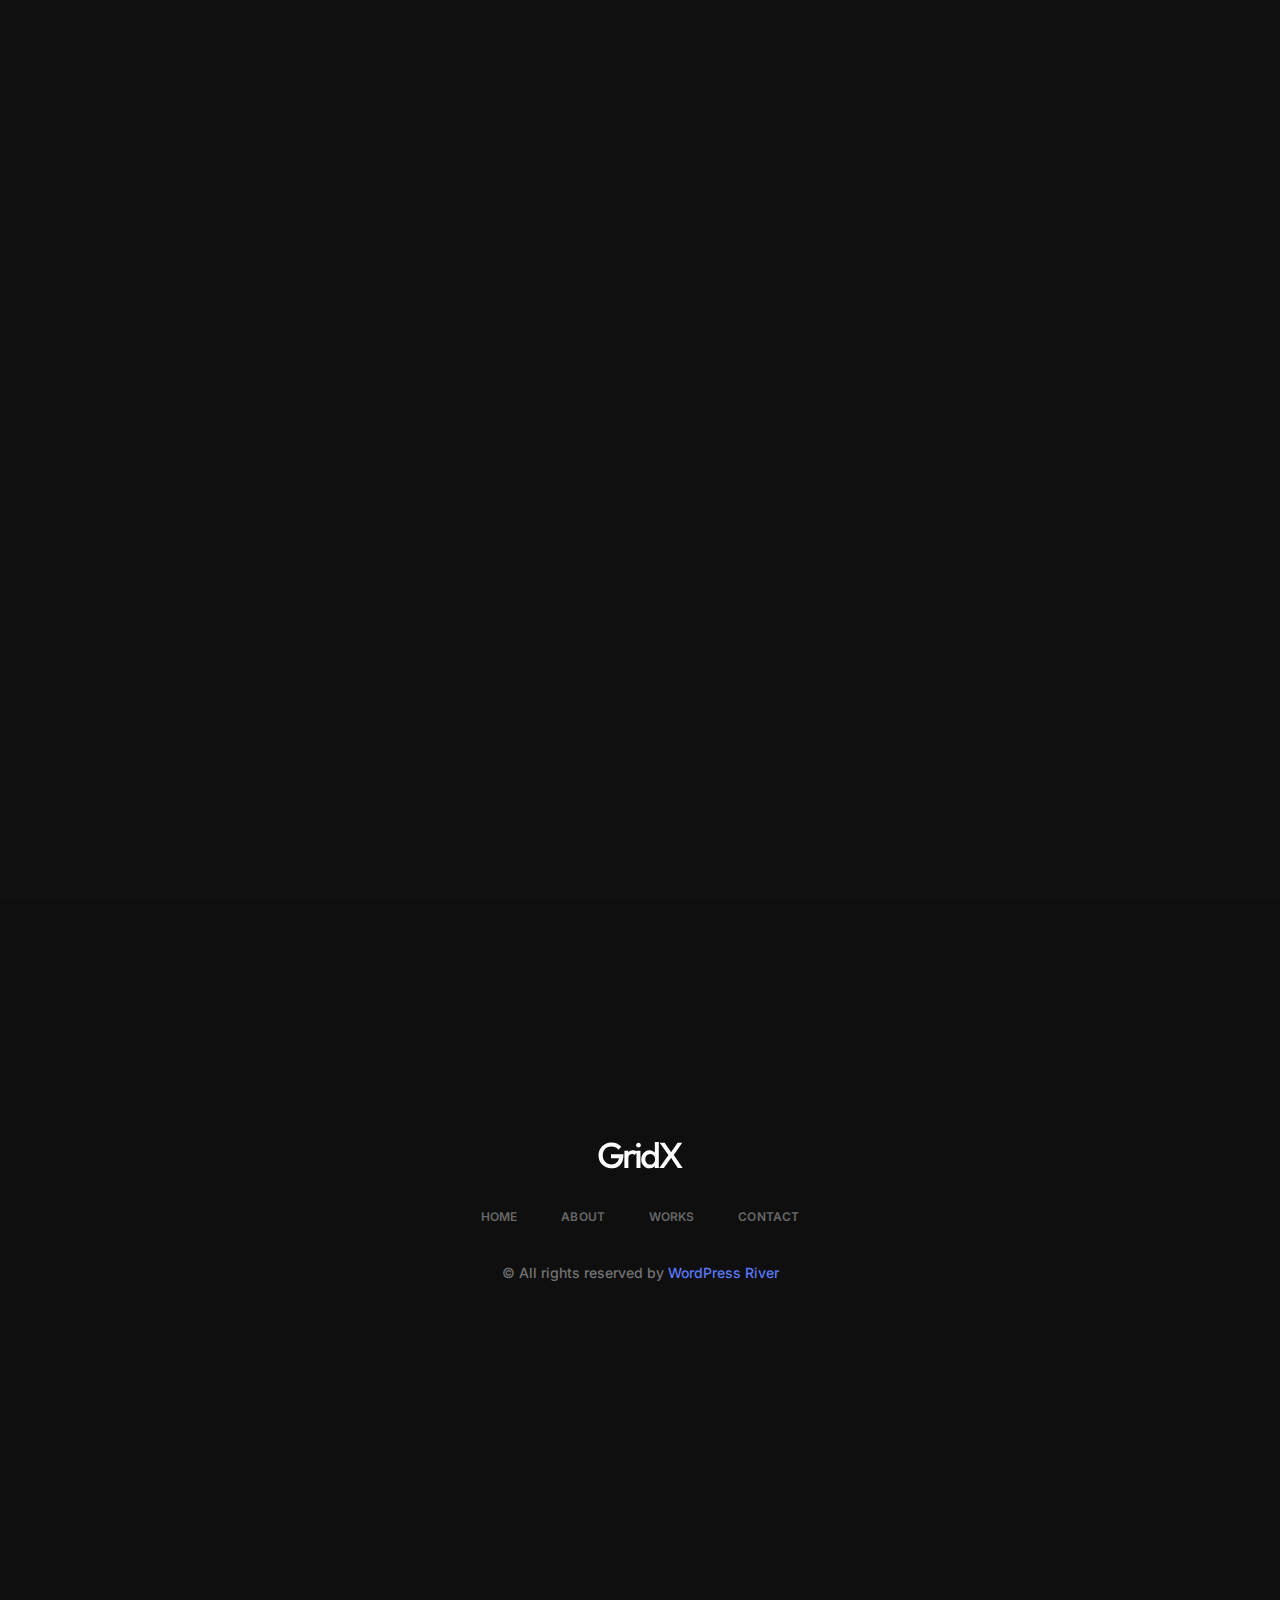
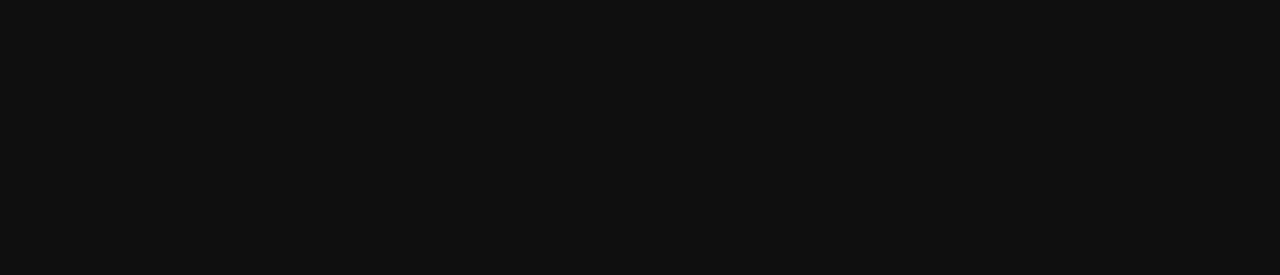
<file: Content/PortfolyoProject/index.html>
<html xmlns="http://www.w3.org/1999/xhtml" lang="en">

<head>
	<meta http-equiv="Content-Type" content="text/html; charset=utf-8" />
	<meta name="description" content="HTTrack is an easy-to-use website mirror utility. It allows you to download a World Wide website from the Internet to a local directory,building recursively all structures, getting html, images, and other files from the server to your computer. Links are rebuiltrelatively so that you can freely browse to the local site (works with any browser). You can mirror several sites together so that you can jump from one toanother. You can, also, update an existing mirror site, or resume an interrupted download. The robot is fully configurable, with an integrated help" />
	<meta name="keywords" content="httrack, HTTRACK, HTTrack, winhttrack, WINHTTRACK, WinHTTrack, offline browser, web mirror utility, aspirateur web, surf offline, web capture, www mirror utility, browse offline, local  site builder, website mirroring, aspirateur www, internet grabber, capture de site web, internet tool, hors connexion, unix, dos, windows 95, windows 98, solaris, ibm580, AIX 4.0, HTS, HTGet, web aspirator, web aspirateur, libre, GPL, GNU, free software" />
	<title>Local index - HTTrack Website Copier</title>
  <!-- Mirror and index made by HTTrack Website Copier/3.49-2 [XR&CO'2014] -->
	<style type="text/css">
	<!--

body {
	margin: 0;  padding: 0;  margin-bottom: 15px;  margin-top: 8px;
	background: #77b;
}
body, td {
	font: 14px "Trebuchet MS", Verdana, Arial, Helvetica, sans-serif;
	}

#subTitle {
	background: #000;  color: #fff;  padding: 4px;  font-weight: bold; 
	}

#siteNavigation a, #siteNavigation .current {
	font-weight: bold;  color: #448;
	}
#siteNavigation a:link    { text-decoration: none; }
#siteNavigation a:visited { text-decoration: none; }

#siteNavigation .current { background-color: #ccd; }

#siteNavigation a:hover   { text-decoration: none;  background-color: #fff;  color: #000; }
#siteNavigation a:active  { text-decoration: none;  background-color: #ccc; }


a:link    { text-decoration: underline;  color: #00f; }
a:visited { text-decoration: underline;  color: #000; }
a:hover   { text-decoration: underline;  color: #c00; }
a:active  { text-decoration: underline; }

#pageContent {
	clear: both;
	border-bottom: 6px solid #000;
	padding: 10px;  padding-top: 20px;
	line-height: 1.65em;
	background-image: url(backblue.gif);
	background-repeat: no-repeat;
	background-position: top right;
	}

#pageContent, #siteNavigation {
	background-color: #ccd;
	}


.imgLeft  { float: left;   margin-right: 10px;  margin-bottom: 10px; }
.imgRight { float: right;  margin-left: 10px;   margin-bottom: 10px; }

hr { height: 1px;  color: #000;  background-color: #000;  margin-bottom: 15px; }

h1 { margin: 0;  font-weight: bold;  font-size: 2em; }
h2 { margin: 0;  font-weight: bold;  font-size: 1.6em; }
h3 { margin: 0;  font-weight: bold;  font-size: 1.3em; }
h4 { margin: 0;  font-weight: bold;  font-size: 1.18em; }

.blak { background-color: #000; }
.hide { display: none; }
.tableWidth { min-width: 400px; }

.tblRegular       { border-collapse: collapse; }
.tblRegular td    { padding: 6px;  background-image: url(fade.gif);  border: 2px solid #99c; }
.tblHeaderColor, .tblHeaderColor td { background: #99c; }
.tblNoBorder td   { border: 0; }


// -->
</style>

</head>

<table width="76%" border="0" align="center" cellspacing="0" cellpadding="3" class="tableWidth">
	<tr>
	<td id="subTitle">HTTrack Website Copier - Open Source offline browser</td>
	</tr>
</table>
<table width="76%" border="0" align="center" cellspacing="0" cellpadding="0" class="tableWidth">
<tr class="blak">
<td>
	<table width="100%" border="0" align="center" cellspacing="1" cellpadding="0">
	<tr>
	<td colspan="6"> 
		<table width="100%" border="0" align="center" cellspacing="0" cellpadding="10">
		<tr> 
		<td id="pageContent"> 
<!-- ==================== End prologue ==================== -->

	<meta name="generator" content="HTTrack Website Copier/3.x">
	<TITLE>Local index - HTTrack</TITLE>
</HEAD>
<BODY>
<H1 ALIGN=Center>Index of locally available sites:</H1>
	<TABLE BORDER="0" WIDTH="100%" CELLSPACING="1" CELLPADDING="0">
		<TR>
			<TD BACKGROUND="fade.gif">
				&middot;
					<A HREF="wpriverthemes.com/landing/gridx-html/index.html">
						Gridx - Personal Portfolio HTML Template
					</A>		
			</TD>
		</TR>
	</TABLE>
	<BR>
	<BR>
	<BR>
  	<H6 ALIGN="RIGHT">
	<I>Mirror and index made by HTTrack Website Copier [XR&amp;CO'2008]</I>
	</H6>
	<!-- Mirror and index made by HTTrack Website Copier/3.49-2 [XR&CO'2014] -->
	<!-- Thanks for using HTTrack Website Copier! -->
	<meta HTTP-EQUIV="Refresh" CONTENT="0; URL=wpriverthemes.com/landing/gridx-html/index.html">


<!-- ==================== Start epilogue ==================== -->
		</td>
		</tr>
		</table>
	</td>
	</tr>
	</table>
</td>
</tr>
</table>

<table width="76%" border="0" align="center" valign="bottom" cellspacing="0" cellpadding="0">
	<tr>
	<td id="footer"><small>&copy; 2008 Xavier Roche & other contributors - Web Design: Leto Kauler.</small></td>
	</tr>
</table>

</body>

</html>
</file>
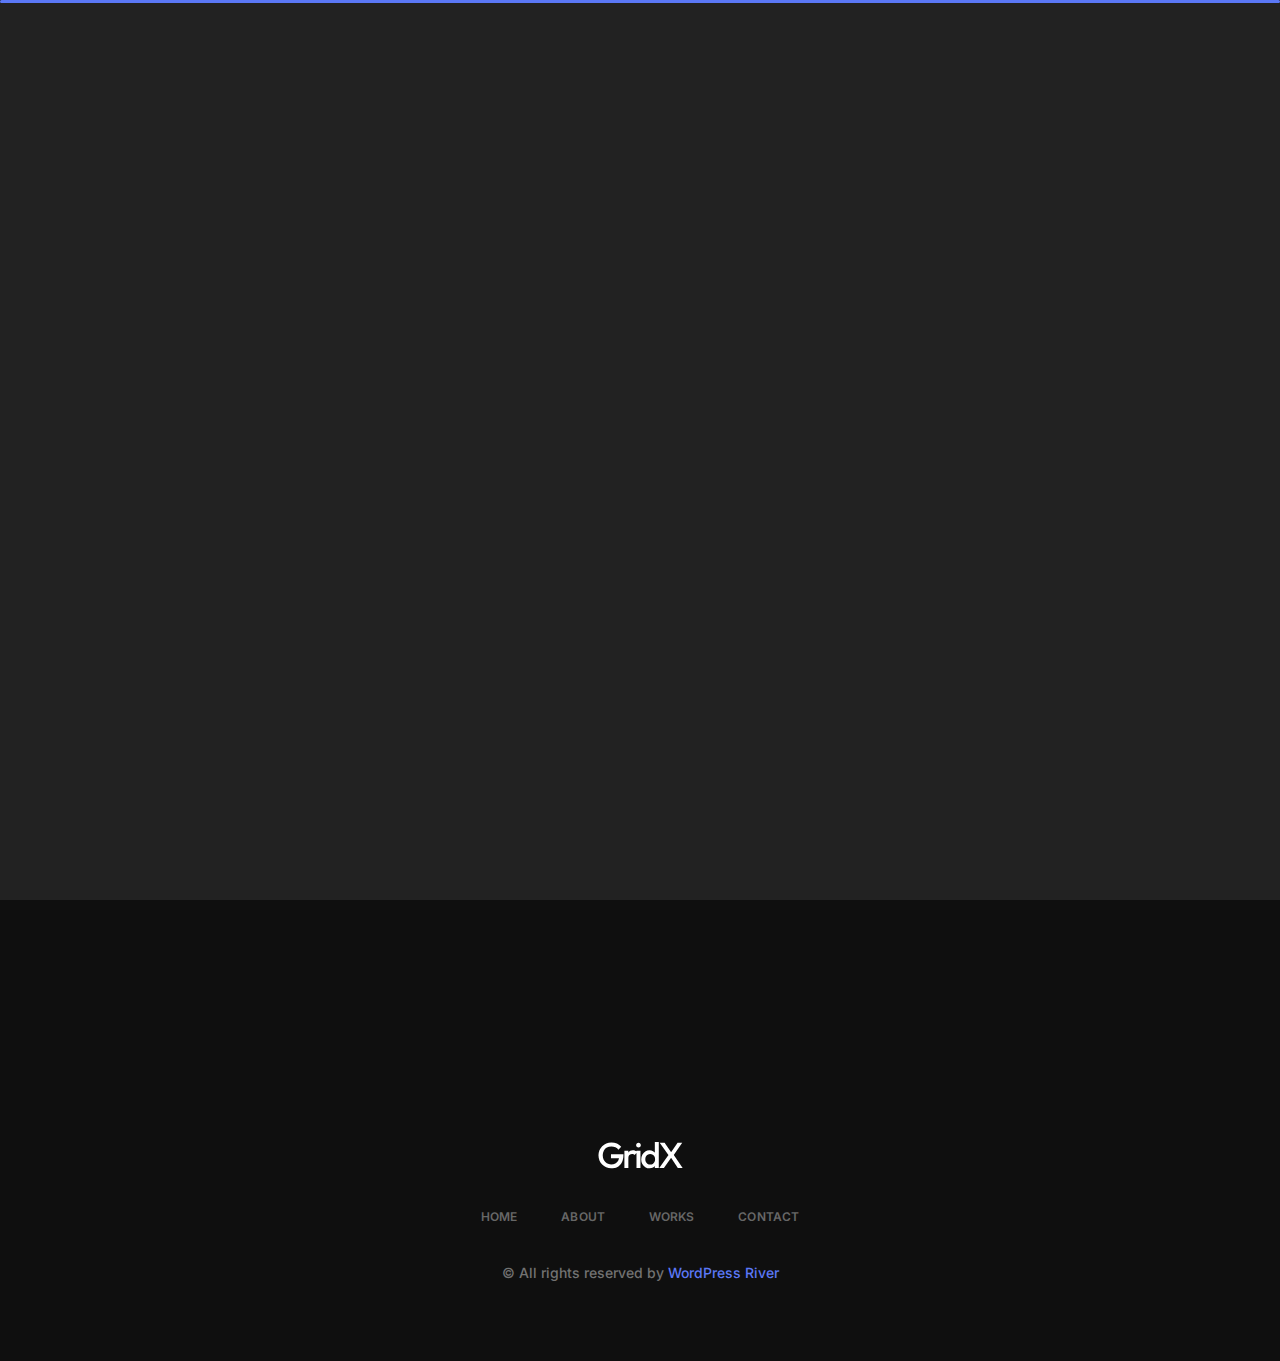
<file: Content/PortfolyoProject/wpriverthemes.com/landing/gridx-html/index.html>
<!DOCTYPE html>
<html lang="en">

<!-- Mirrored from wpriverthemes.com/landing/gridx-html/index.html by HTTrack Website Copier/3.x [XR&CO'2014], Mon, 29 May 2023 13:50:48 GMT -->
<head>
    <meta charset="UTF-8">
    <meta http-equiv="X-UA-Compatible" content="IE=edge">
    <meta name="viewport" content="width=device-width, initial-scale=1.0">
    <title>Gridx - Personal Portfolio HTML Template</title>

    <!-- Fonts -->
    <link rel="preconnect" href="https://fonts.googleapis.com/">
    <link rel="preconnect" href="https://fonts.gstatic.com/" crossorigin>
    <link href="https://fonts.googleapis.com/css2?family=Inter:wght@100;200;300;400;500;600;700;800&amp;display=swap" rel="stylesheet">

    <link rel="stylesheet" href="../../../cdn.jsdelivr.net/gh/iconoir-icons/iconoir%40main/css/iconoir.css">

    <link rel="stylesheet" href="assets/css/bootstrap.min.css">
    <link rel="stylesheet" href="assets/css/aos.css">

    <link rel="stylesheet" href="assets/css/style.css">
</head>
<body>

    <main class="main-homepage">

        <!-- Header -->
        <header class="header-area">
            <div class="container">
                <div class="gx-row d-flex align-items-center justify-content-between">
                    <a href="index.html" class="logo">
                        <img src="assets/images/logo.svg" alt="Logo">
                    </a>

                    <nav class="navbar">
                        <ul class="menu">
                            <li class="active"><a href="index.html">Home</a></li>
                            <li><a href="about.html">About</a></li>
                            <li><a href="works.html">Works</a></li>
                            <li><a href="contact.html">Contact</a></li>
                        </ul>
                        <a href="contact.html" class="theme-btn">Let's talk</a>
                    </nav>

                    <a href="contact.html" class="theme-btn">Let's talk</a>

                    <div class="show-menu">
                        <span></span>
                        <span></span>
                        <span></span>
                    </div>
                </div>
            </div>
        </header>

        <!-- About -->
        <section class="about-area">
            <div class="container">
                <div class="row">
                    <div class="col-md-6" data-aos="zoom-in">
                        <div class="about-me-box shadow-box">
                            <a class="overlay-link" href="about.html"></a>
                            <img src="assets/images/bg1.png" alt="BG" class="bg-img">
                            <div class="img-box">
                                <img src="assets/images/me.png" alt="About Me">
                            </div>
                            <div class="infos">
                                <h4>A WEB DESIGNER</h4>
                                <h1>David Henderson.</h1>
                                <p>I am a Web Designer based in san francisco.</p>
                                <a href="#" class="about-btn">
                                    <img src="assets/images/icon.svg" alt="Button">
                                </a>
                            </div>
                        </div>
                    </div>

                    <div class="col-md-6">
                        <div class="about-credentials-wrap">
                            <div data-aos="zoom-in">
                                <div class="banner shadow-box">
                                    <div class="marquee">
                                        <div>
                                          <span>LATEST WORK AND <b>FEATURED</b> <img src="assets/images/star1.svg" alt="Star"> LATEST WORK AND <b>FEATURED</b> <img src="assets/images/star1.svg" alt="Star"> LATEST WORK AND <b>FEATURED</b> <img src="assets/images/star1.svg" alt="Star"> LATEST WORK AND <b>FEATURED</b> LATEST WORK AND <img src="assets/images/star1.svg" alt="Star"> LATEST WORK AND <b>FEATURED</b> LATEST WORK AND <img src="assets/images/star1.svg" alt="Star"></span>
                                        </div>
                                      </div>
                                </div>

                            </div>

                            <div class="gx-row d-flex gap-24">
                                <div data-aos="zoom-in">
                                    <div class="about-crenditials-box info-box shadow-box h-full">
                                        <a class="overlay-link" href="credentials.html"></a>
                                        <img src="assets/images/bg1.png" alt="BG" class="bg-img">
                                        <img src="assets/images/sign.png" alt="Sign">
                                        <div class="d-flex align-items-center justify-content-between">
                                            <div class="infos">
                                                <h4>more about me</h4>
                                                <h1>Credentials</h1>
                                            </div>
    
                                            <a href="credentials.html" class="about-btn">
                                                <img src="assets/images/icon.svg" alt="Button">
                                            </a>
    
                                        </div>
                                    </div>
                                </div>

                                <div data-aos="zoom-in">
                                    <div class="about-project-box info-box shadow-box h-full">
                                        <a class="overlay-link" href="works.html"></a>
                                        <img src="assets/images/bg1.png" alt="BG" class="bg-img">
                                        <img src="assets/images/my-works.png" alt="My Works">
                                        <div class="d-flex align-items-center justify-content-between">
                                            <div class="infos">
                                                <h4>SHOWCASE</h4>
                                                <h1>Projects</h1>
                                            </div>
    
                                            <a href="#" class="about-btn">
                                                <img src="assets/images/icon.svg" alt="Button">
                                            </a>
    
                                        </div>
                                    </div>
                                </div>

                            </div>
                        </div>
                    </div>
                </div>

                <div class="row mt-24">
                    <div class="col-md-12">
                        <div class="blog-service-profile-wrap d-flex gap-24">
                            <div data-aos="zoom-in">
                                <div class="about-blog-box info-box shadow-box h-full">
                                    <a href="blog.html" class="overlay-link"></a>
                                    <img src="assets/images/bg1.png" alt="BG" class="bg-img">
                                    <img src="assets/images/gfonts.png" alt="GFonts">
                                    <div class="d-flex align-items-center justify-content-between">
                                        <div class="infos">
                                            <h4>Blog</h4>
                                            <h1>GFonts</h1>
                                        </div>
    
                                        <a href="blog.html" class="about-btn">
                                            <img src="assets/images/icon.svg" alt="Button">
                                        </a>
    
                                    </div>
                                </div>
                            </div>

                            <div data-aos="zoom-in" class="flex-1">
                                <div class="about-services-box info-box shadow-box h-full">
                                    <a href="service.html" class="overlay-link"></a>
                                    <img src="assets/images/bg1.png" alt="BG" class="bg-img">
                                    <div class="icon-boxes">
                                        <i class="iconoir-camera"></i>
                                        <i class="iconoir-design-pencil"></i>
                                        <i class="iconoir-color-filter"></i>
                                        <i class="iconoir-dev-mode-phone"></i>
                                    </div>
                                    <div class="d-flex align-items-center justify-content-between">
                                        <div class="infos">
                                            <h4>specialization</h4>
                                            <h1>Services Offering</h1>
                                        </div>
    
                                        <a href="service.html" class="about-btn">
                                            <img src="assets/images/icon.svg" alt="Button">
                                        </a>
    
                                    </div>
                                </div>
                            </div>

                            <div data-aos="zoom-in">
                                <div class="about-profile-box info-box shadow-box h-full">
                                    <img src="assets/images/bg1.png" alt="BG" class="bg-img">
                                    <div class="inner-profile-icons shadow-box">
                                        <a href="#">
                                            <i class="iconoir-dribbble"></i>
                                        </a>
                                        <a href="#">
                                            <i class="iconoir-twitter"></i>
                                        </a>
                                    </div>
                                    <div class="d-flex align-items-center justify-content-between">
                                        <div class="infos">
                                            <h4>Stay with me</h4>
                                            <h1>Profiles</h1>
                                        </div>
    
                                        <a href="contact.html" class="about-btn">
                                            <img src="assets/images/icon.svg" alt="Button">
                                        </a>
    
                                    </div>
                                </div>
                            </div>
                            
                        </div>
                    </div>
                    
                </div>

                <div class="row mt-24">
                    <div class="col-md-6" data-aos="zoom-in">
                            
                        <div class="about-client-box info-box shadow-box">
                            <img src="assets/images/bg1.png" alt="BG" class="bg-img">
                            <div class="clients d-flex align-items-start gap-24 justify-content-center">
                                <div class="client-item">
                                    <h1>07</h1>
                                    <p>Years <br>Experience</p>
                                </div>

                                <div class="client-item">
                                    <h1>+125</h1>
                                    <p>CLIENTS <br>WORLDWIDE</p>
                                </div>

                                <div class="client-item">
                                    <h1>+210</h1>
                                    <p>Total <br>Projects</p>
                                </div>
                            </div>
                        </div>

                    </div>
                    <div class="col-md-6" data-aos="zoom-in">
                            
                        <div class="about-contact-box info-box shadow-box">
                            <a class="overlay-link" href="contact.html"></a>
                            <img src="assets/images/bg1.png" alt="BG" class="bg-img">
                            <img src="assets/images/icon2.png" alt="Icon" class="star-icon">
                            <h1>Let's <br>work <span>together.</span></h1>
                            <a href="#" class="about-btn">
                                <img src="assets/images/icon.svg" alt="Button">
                            </a>
                        </div>

                    </div>
                </div>
            </div>
        </section>

        <!-- Footer -->
        <footer class="footer-area">
            <div class="container">
                <div class="footer-content text-center">
                    <a href="index.html" class="logo">
                        <img src="assets/images/logo.svg" alt="Logo">
                    </a>
                    <ul class="footer-menu">
                        <li><a href="index.html">Home</a></li>
                        <li><a href="about.html">About</a></li>
                        <li><a href="works.html">Works</a></li>
                        <li><a href="contact.html">Contact</a></li>
                    </ul>
                    <p class="copyright">
                        &copy; All rights reserved by <span>WordPress River</span>
                    </p>
                </div>
            </div>
        </footer>

    </main>
    

    <script src="assets/js/jquery-3.6.4.js"></script>
    <script src="assets/js/bootstrap.bundle.min.js"></script>
    <script src="assets/js/aos.js"></script>
    <script src="assets/js/main.js"></script>
</body>

<!-- Mirrored from wpriverthemes.com/landing/gridx-html/index.html by HTTrack Website Copier/3.x [XR&CO'2014], Mon, 29 May 2023 13:50:55 GMT -->
</html>
</file>
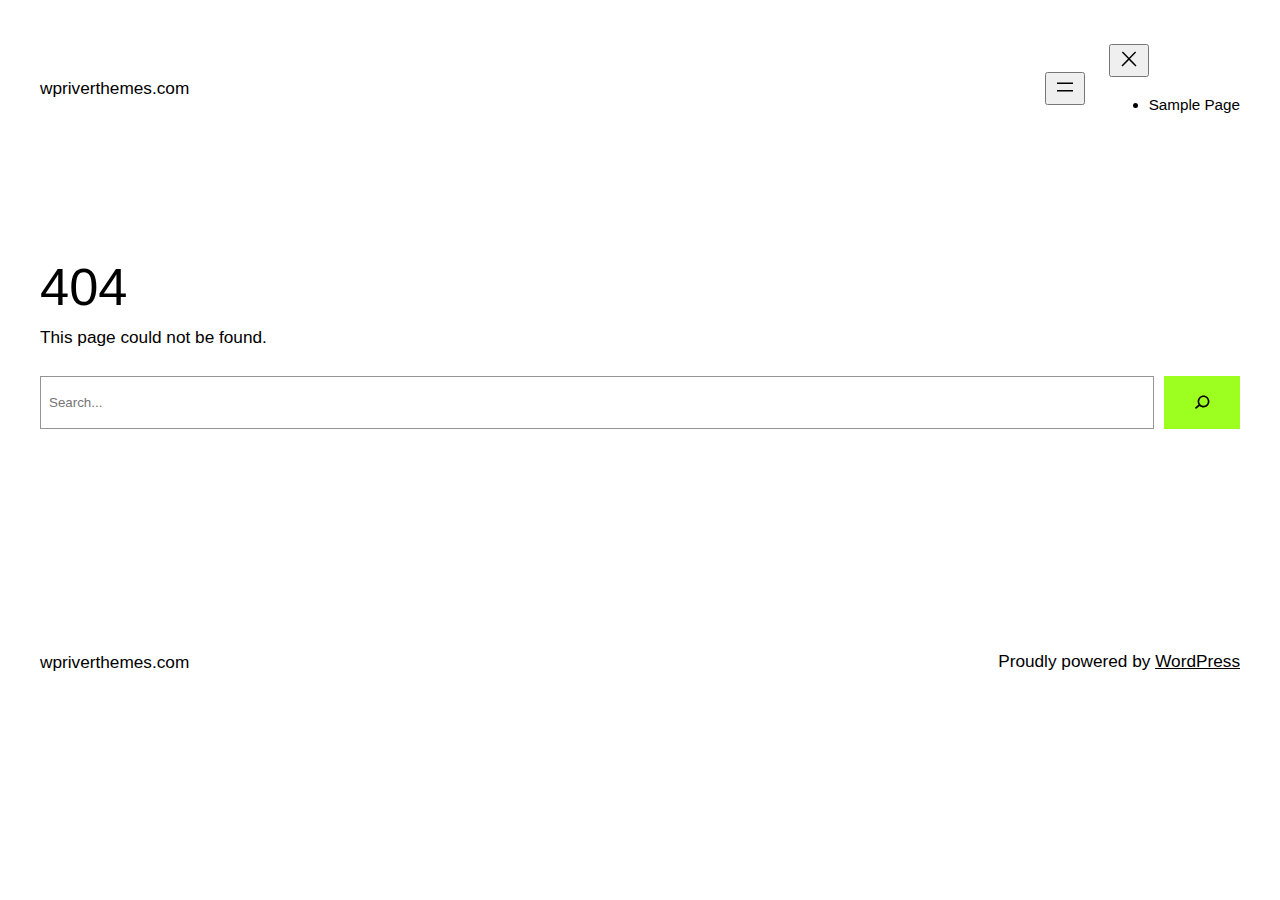
<file: Content/PortfolyoProject/wpriverthemes.com/landing/gridx-html/dist/index.html>
<!DOCTYPE html>
<html lang="en-US">
<head>
	<meta charset="UTF-8" />
	<meta name="viewport" content="width=device-width, initial-scale=1" />
<meta name='robots' content='max-image-preview:large' />
<title>Page not found &#8211; wpriverthemes.com</title>
<link rel="alternate" type="application/rss+xml" title="wpriverthemes.com &raquo; Feed" href="https://wpriverthemes.com/index.php/feed/" />
<link rel="alternate" type="application/rss+xml" title="wpriverthemes.com &raquo; Comments Feed" href="https://wpriverthemes.com/index.php/comments/feed/" />
<script>
window._wpemojiSettings = {"baseUrl":"https:\/\/s.w.org\/images\/core\/emoji\/14.0.0\/72x72\/","ext":".png","svgUrl":"https:\/\/s.w.org\/images\/core\/emoji\/14.0.0\/svg\/","svgExt":".svg","source":{"concatemoji":"https:\/\/wpriverthemes.com\/wp-includes\/js\/wp-emoji-release.min.js?ver=6.2.2"}};
/*! This file is auto-generated */
!function(e,a,t){var n,r,o,i=a.createElement("canvas"),p=i.getContext&&i.getContext("2d");function s(e,t){p.clearRect(0,0,i.width,i.height),p.fillText(e,0,0);e=i.toDataURL();return p.clearRect(0,0,i.width,i.height),p.fillText(t,0,0),e===i.toDataURL()}function c(e){var t=a.createElement("script");t.src=e,t.defer=t.type="text/javascript",a.getElementsByTagName("head")[0].appendChild(t)}for(o=Array("flag","emoji"),t.supports={everything:!0,everythingExceptFlag:!0},r=0;r<o.length;r++)t.supports[o[r]]=function(e){if(p&&p.fillText)switch(p.textBaseline="top",p.font="600 32px Arial",e){case"flag":return s("\ud83c\udff3\ufe0f\u200d\u26a7\ufe0f","\ud83c\udff3\ufe0f\u200b\u26a7\ufe0f")?!1:!s("\ud83c\uddfa\ud83c\uddf3","\ud83c\uddfa\u200b\ud83c\uddf3")&&!s("\ud83c\udff4\udb40\udc67\udb40\udc62\udb40\udc65\udb40\udc6e\udb40\udc67\udb40\udc7f","\ud83c\udff4\u200b\udb40\udc67\u200b\udb40\udc62\u200b\udb40\udc65\u200b\udb40\udc6e\u200b\udb40\udc67\u200b\udb40\udc7f");case"emoji":return!s("\ud83e\udef1\ud83c\udffb\u200d\ud83e\udef2\ud83c\udfff","\ud83e\udef1\ud83c\udffb\u200b\ud83e\udef2\ud83c\udfff")}return!1}(o[r]),t.supports.everything=t.supports.everything&&t.supports[o[r]],"flag"!==o[r]&&(t.supports.everythingExceptFlag=t.supports.everythingExceptFlag&&t.supports[o[r]]);t.supports.everythingExceptFlag=t.supports.everythingExceptFlag&&!t.supports.flag,t.DOMReady=!1,t.readyCallback=function(){t.DOMReady=!0},t.supports.everything||(n=function(){t.readyCallback()},a.addEventListener?(a.addEventListener("DOMContentLoaded",n,!1),e.addEventListener("load",n,!1)):(e.attachEvent("onload",n),a.attachEvent("onreadystatechange",function(){"complete"===a.readyState&&t.readyCallback()})),(e=t.source||{}).concatemoji?c(e.concatemoji):e.wpemoji&&e.twemoji&&(c(e.twemoji),c(e.wpemoji)))}(window,document,window._wpemojiSettings);
</script>
<style>
img.wp-smiley,
img.emoji {
	display: inline !important;
	border: none !important;
	box-shadow: none !important;
	height: 1em !important;
	width: 1em !important;
	margin: 0 0.07em !important;
	vertical-align: -0.1em !important;
	background: none !important;
	padding: 0 !important;
}
</style>
	<style id='wp-block-site-title-inline-css'>
.wp-block-site-title a{color:inherit}
.wp-block-site-title{font-size: var(--wp--preset--font-size--medium);font-weight: normal;line-height: 1.4;}
.wp-block-site-title a:where(:not(.wp-element-button)){text-decoration: none;}
.wp-block-site-title a:where(:not(.wp-element-button)):hover{text-decoration: underline;}
.wp-block-site-title a:where(:not(.wp-element-button)):focus{text-decoration: underline dashed;}
.wp-block-site-title a:where(:not(.wp-element-button)):active{color: var(--wp--preset--color--secondary);text-decoration: none;}
</style>
<style id='wp-block-page-list-inline-css'>
.wp-block-navigation .wp-block-page-list{align-items:var(--navigation-layout-align,initial);background-color:inherit;display:flex;flex-direction:var(--navigation-layout-direction,initial);flex-wrap:var(--navigation-layout-wrap,wrap);justify-content:var(--navigation-layout-justify,initial)}.wp-block-navigation .wp-block-navigation-item{background-color:inherit}
</style>
<link rel='stylesheet' id='wp-block-navigation-css' href='https://wpriverthemes.com/wp-includes/blocks/navigation/style.min.css?ver=6.2.2' media='all' />
<style id='wp-block-navigation-inline-css'>
.wp-block-navigation{font-size: var(--wp--preset--font-size--small);}
.wp-block-navigation a:where(:not(.wp-element-button)){color: inherit;text-decoration: none;}
.wp-block-navigation a:where(:not(.wp-element-button)):hover{text-decoration: underline;}
.wp-block-navigation a:where(:not(.wp-element-button)):focus{text-decoration: underline dashed;}
.wp-block-navigation a:where(:not(.wp-element-button)):active{text-decoration: none;}
</style>
<style id='wp-block-group-inline-css'>
.wp-block-group{box-sizing:border-box}
</style>
<style id='wp-block-spacer-inline-css'>
.wp-block-spacer{clear:both}
</style>
<style id='wp-block-heading-inline-css'>
h1.has-background,h2.has-background,h3.has-background,h4.has-background,h5.has-background,h6.has-background{padding:1.25em 2.375em}
</style>
<style id='wp-block-paragraph-inline-css'>
.is-small-text{font-size:.875em}.is-regular-text{font-size:1em}.is-large-text{font-size:2.25em}.is-larger-text{font-size:3em}.has-drop-cap:not(:focus):first-letter{float:left;font-size:8.4em;font-style:normal;font-weight:100;line-height:.68;margin:.05em .1em 0 0;text-transform:uppercase}body.rtl .has-drop-cap:not(:focus):first-letter{float:none;margin-left:.1em}p.has-drop-cap.has-background{overflow:hidden}p.has-background{padding:1.25em 2.375em}:where(p.has-text-color:not(.has-link-color)) a{color:inherit}
</style>
<style id='wp-block-search-inline-css'>
.wp-block-search__button{margin-left:.625em;word-break:normal}.wp-block-search__button.has-icon{line-height:0}.wp-block-search__button svg{fill:currentColor;min-height:1.5em;min-width:1.5em;vertical-align:text-bottom}:where(.wp-block-search__button){border:1px solid #ccc;padding:.375em .625em}.wp-block-search__inside-wrapper{display:flex;flex:auto;flex-wrap:nowrap;max-width:100%}.wp-block-search__label{width:100%}.wp-block-search__input{border:1px solid #949494;flex-grow:1;margin-left:0;margin-right:0;min-width:3em;padding:8px;text-decoration:unset!important}.wp-block-search.wp-block-search__button-only .wp-block-search__button{margin-left:0}:where(.wp-block-search__button-inside .wp-block-search__inside-wrapper){border:1px solid #949494;padding:4px}:where(.wp-block-search__button-inside .wp-block-search__inside-wrapper) .wp-block-search__input{border:none;border-radius:0;padding:0 0 0 .25em}:where(.wp-block-search__button-inside .wp-block-search__inside-wrapper) .wp-block-search__input:focus{outline:none}:where(.wp-block-search__button-inside .wp-block-search__inside-wrapper) :where(.wp-block-search__button){padding:.125em .5em}.wp-block-search.aligncenter .wp-block-search__inside-wrapper{margin:auto}
</style>
<style id='wp-block-library-inline-css'>
:root{--wp-admin-theme-color:#007cba;--wp-admin-theme-color--rgb:0,124,186;--wp-admin-theme-color-darker-10:#006ba1;--wp-admin-theme-color-darker-10--rgb:0,107,161;--wp-admin-theme-color-darker-20:#005a87;--wp-admin-theme-color-darker-20--rgb:0,90,135;--wp-admin-border-width-focus:2px;--wp-block-synced-color:#7a00df;--wp-block-synced-color--rgb:122,0,223}@media (-webkit-min-device-pixel-ratio:2),(min-resolution:192dpi){:root{--wp-admin-border-width-focus:1.5px}}.wp-element-button{cursor:pointer}:root{--wp--preset--font-size--normal:16px;--wp--preset--font-size--huge:42px}:root .has-very-light-gray-background-color{background-color:#eee}:root .has-very-dark-gray-background-color{background-color:#313131}:root .has-very-light-gray-color{color:#eee}:root .has-very-dark-gray-color{color:#313131}:root .has-vivid-green-cyan-to-vivid-cyan-blue-gradient-background{background:linear-gradient(135deg,#00d084,#0693e3)}:root .has-purple-crush-gradient-background{background:linear-gradient(135deg,#34e2e4,#4721fb 50%,#ab1dfe)}:root .has-hazy-dawn-gradient-background{background:linear-gradient(135deg,#faaca8,#dad0ec)}:root .has-subdued-olive-gradient-background{background:linear-gradient(135deg,#fafae1,#67a671)}:root .has-atomic-cream-gradient-background{background:linear-gradient(135deg,#fdd79a,#004a59)}:root .has-nightshade-gradient-background{background:linear-gradient(135deg,#330968,#31cdcf)}:root .has-midnight-gradient-background{background:linear-gradient(135deg,#020381,#2874fc)}.has-regular-font-size{font-size:1em}.has-larger-font-size{font-size:2.625em}.has-normal-font-size{font-size:var(--wp--preset--font-size--normal)}.has-huge-font-size{font-size:var(--wp--preset--font-size--huge)}.has-text-align-center{text-align:center}.has-text-align-left{text-align:left}.has-text-align-right{text-align:right}#end-resizable-editor-section{display:none}.aligncenter{clear:both}.items-justified-left{justify-content:flex-start}.items-justified-center{justify-content:center}.items-justified-right{justify-content:flex-end}.items-justified-space-between{justify-content:space-between}.screen-reader-text{clip:rect(1px,1px,1px,1px);word-wrap:normal!important;border:0;-webkit-clip-path:inset(50%);clip-path:inset(50%);height:1px;margin:-1px;overflow:hidden;padding:0;position:absolute;width:1px}.screen-reader-text:focus{clip:auto!important;background-color:#ddd;-webkit-clip-path:none;clip-path:none;color:#444;display:block;font-size:1em;height:auto;left:5px;line-height:normal;padding:15px 23px 14px;text-decoration:none;top:5px;width:auto;z-index:100000}html :where(.has-border-color){border-style:solid}html :where([style*=border-top-color]){border-top-style:solid}html :where([style*=border-right-color]){border-right-style:solid}html :where([style*=border-bottom-color]){border-bottom-style:solid}html :where([style*=border-left-color]){border-left-style:solid}html :where([style*=border-width]){border-style:solid}html :where([style*=border-top-width]){border-top-style:solid}html :where([style*=border-right-width]){border-right-style:solid}html :where([style*=border-bottom-width]){border-bottom-style:solid}html :where([style*=border-left-width]){border-left-style:solid}html :where(img[class*=wp-image-]){height:auto;max-width:100%}figure{margin:0 0 1em}html :where(.is-position-sticky){--wp-admin--admin-bar--position-offset:var(--wp-admin--admin-bar--height,0px)}@media screen and (max-width:600px){html :where(.is-position-sticky){--wp-admin--admin-bar--position-offset:0px}}
</style>
<style id='global-styles-inline-css'>
body{--wp--preset--color--black: #000000;--wp--preset--color--cyan-bluish-gray: #abb8c3;--wp--preset--color--white: #ffffff;--wp--preset--color--pale-pink: #f78da7;--wp--preset--color--vivid-red: #cf2e2e;--wp--preset--color--luminous-vivid-orange: #ff6900;--wp--preset--color--luminous-vivid-amber: #fcb900;--wp--preset--color--light-green-cyan: #7bdcb5;--wp--preset--color--vivid-green-cyan: #00d084;--wp--preset--color--pale-cyan-blue: #8ed1fc;--wp--preset--color--vivid-cyan-blue: #0693e3;--wp--preset--color--vivid-purple: #9b51e0;--wp--preset--color--base: #ffffff;--wp--preset--color--contrast: #000000;--wp--preset--color--primary: #9DFF20;--wp--preset--color--secondary: #345C00;--wp--preset--color--tertiary: #F6F6F6;--wp--preset--gradient--vivid-cyan-blue-to-vivid-purple: linear-gradient(135deg,rgba(6,147,227,1) 0%,rgb(155,81,224) 100%);--wp--preset--gradient--light-green-cyan-to-vivid-green-cyan: linear-gradient(135deg,rgb(122,220,180) 0%,rgb(0,208,130) 100%);--wp--preset--gradient--luminous-vivid-amber-to-luminous-vivid-orange: linear-gradient(135deg,rgba(252,185,0,1) 0%,rgba(255,105,0,1) 100%);--wp--preset--gradient--luminous-vivid-orange-to-vivid-red: linear-gradient(135deg,rgba(255,105,0,1) 0%,rgb(207,46,46) 100%);--wp--preset--gradient--very-light-gray-to-cyan-bluish-gray: linear-gradient(135deg,rgb(238,238,238) 0%,rgb(169,184,195) 100%);--wp--preset--gradient--cool-to-warm-spectrum: linear-gradient(135deg,rgb(74,234,220) 0%,rgb(151,120,209) 20%,rgb(207,42,186) 40%,rgb(238,44,130) 60%,rgb(251,105,98) 80%,rgb(254,248,76) 100%);--wp--preset--gradient--blush-light-purple: linear-gradient(135deg,rgb(255,206,236) 0%,rgb(152,150,240) 100%);--wp--preset--gradient--blush-bordeaux: linear-gradient(135deg,rgb(254,205,165) 0%,rgb(254,45,45) 50%,rgb(107,0,62) 100%);--wp--preset--gradient--luminous-dusk: linear-gradient(135deg,rgb(255,203,112) 0%,rgb(199,81,192) 50%,rgb(65,88,208) 100%);--wp--preset--gradient--pale-ocean: linear-gradient(135deg,rgb(255,245,203) 0%,rgb(182,227,212) 50%,rgb(51,167,181) 100%);--wp--preset--gradient--electric-grass: linear-gradient(135deg,rgb(202,248,128) 0%,rgb(113,206,126) 100%);--wp--preset--gradient--midnight: linear-gradient(135deg,rgb(2,3,129) 0%,rgb(40,116,252) 100%);--wp--preset--duotone--dark-grayscale: url('#wp-duotone-dark-grayscale');--wp--preset--duotone--grayscale: url('#wp-duotone-grayscale');--wp--preset--duotone--purple-yellow: url('#wp-duotone-purple-yellow');--wp--preset--duotone--blue-red: url('#wp-duotone-blue-red');--wp--preset--duotone--midnight: url('#wp-duotone-midnight');--wp--preset--duotone--magenta-yellow: url('#wp-duotone-magenta-yellow');--wp--preset--duotone--purple-green: url('#wp-duotone-purple-green');--wp--preset--duotone--blue-orange: url('#wp-duotone-blue-orange');--wp--preset--font-size--small: clamp(0.875rem, 0.875rem + ((1vw - 0.48rem) * 0.24), 1rem);--wp--preset--font-size--medium: clamp(1rem, 1rem + ((1vw - 0.48rem) * 0.24), 1.125rem);--wp--preset--font-size--large: clamp(1.75rem, 1.75rem + ((1vw - 0.48rem) * 0.24), 1.875rem);--wp--preset--font-size--x-large: 2.25rem;--wp--preset--font-size--xx-large: clamp(4rem, 4rem + ((1vw - 0.48rem) * 11.538), 10rem);--wp--preset--font-family--dm-sans: "DM Sans", sans-serif;--wp--preset--font-family--ibm-plex-mono: 'IBM Plex Mono', monospace;--wp--preset--font-family--inter: "Inter", sans-serif;--wp--preset--font-family--system-font: -apple-system,BlinkMacSystemFont,"Segoe UI",Roboto,Oxygen-Sans,Ubuntu,Cantarell,"Helvetica Neue",sans-serif;--wp--preset--font-family--source-serif-pro: "Source Serif Pro", serif;--wp--preset--spacing--30: clamp(1.5rem, 5vw, 2rem);--wp--preset--spacing--40: clamp(1.8rem, 1.8rem + ((1vw - 0.48rem) * 2.885), 3rem);--wp--preset--spacing--50: clamp(2.5rem, 8vw, 4.5rem);--wp--preset--spacing--60: clamp(3.75rem, 10vw, 7rem);--wp--preset--spacing--70: clamp(5rem, 5.25rem + ((1vw - 0.48rem) * 9.096), 8rem);--wp--preset--spacing--80: clamp(7rem, 14vw, 11rem);--wp--preset--shadow--natural: 6px 6px 9px rgba(0, 0, 0, 0.2);--wp--preset--shadow--deep: 12px 12px 50px rgba(0, 0, 0, 0.4);--wp--preset--shadow--sharp: 6px 6px 0px rgba(0, 0, 0, 0.2);--wp--preset--shadow--outlined: 6px 6px 0px -3px rgba(255, 255, 255, 1), 6px 6px rgba(0, 0, 0, 1);--wp--preset--shadow--crisp: 6px 6px 0px rgba(0, 0, 0, 1);}body { margin: 0;--wp--style--global--content-size: 650px;--wp--style--global--wide-size: 1200px; }.wp-site-blocks { padding-top: var(--wp--style--root--padding-top); padding-bottom: var(--wp--style--root--padding-bottom); }.has-global-padding { padding-right: var(--wp--style--root--padding-right); padding-left: var(--wp--style--root--padding-left); }.has-global-padding :where(.has-global-padding) { padding-right: 0; padding-left: 0; }.has-global-padding > .alignfull { margin-right: calc(var(--wp--style--root--padding-right) * -1); margin-left: calc(var(--wp--style--root--padding-left) * -1); }.has-global-padding :where(.has-global-padding) > .alignfull { margin-right: 0; margin-left: 0; }.has-global-padding > .alignfull:where(:not(.has-global-padding)) > :where([class*="wp-block-"]:not(.alignfull):not([class*="__"]),p,h1,h2,h3,h4,h5,h6,ul,ol) { padding-right: var(--wp--style--root--padding-right); padding-left: var(--wp--style--root--padding-left); }.has-global-padding :where(.has-global-padding) > .alignfull:where(:not(.has-global-padding)) > :where([class*="wp-block-"]:not(.alignfull):not([class*="__"]),p,h1,h2,h3,h4,h5,h6,ul,ol) { padding-right: 0; padding-left: 0; }.wp-site-blocks > .alignleft { float: left; margin-right: 2em; }.wp-site-blocks > .alignright { float: right; margin-left: 2em; }.wp-site-blocks > .aligncenter { justify-content: center; margin-left: auto; margin-right: auto; }.wp-site-blocks > * { margin-block-start: 0; margin-block-end: 0; }.wp-site-blocks > * + * { margin-block-start: 1.5rem; }body { --wp--style--block-gap: 1.5rem; }body .is-layout-flow > *{margin-block-start: 0;margin-block-end: 0;}body .is-layout-flow > * + *{margin-block-start: 1.5rem;margin-block-end: 0;}body .is-layout-constrained > *{margin-block-start: 0;margin-block-end: 0;}body .is-layout-constrained > * + *{margin-block-start: 1.5rem;margin-block-end: 0;}body .is-layout-flex{gap: 1.5rem;}body .is-layout-flow > .alignleft{float: left;margin-inline-start: 0;margin-inline-end: 2em;}body .is-layout-flow > .alignright{float: right;margin-inline-start: 2em;margin-inline-end: 0;}body .is-layout-flow > .aligncenter{margin-left: auto !important;margin-right: auto !important;}body .is-layout-constrained > .alignleft{float: left;margin-inline-start: 0;margin-inline-end: 2em;}body .is-layout-constrained > .alignright{float: right;margin-inline-start: 2em;margin-inline-end: 0;}body .is-layout-constrained > .aligncenter{margin-left: auto !important;margin-right: auto !important;}body .is-layout-constrained > :where(:not(.alignleft):not(.alignright):not(.alignfull)){max-width: var(--wp--style--global--content-size);margin-left: auto !important;margin-right: auto !important;}body .is-layout-constrained > .alignwide{max-width: var(--wp--style--global--wide-size);}body .is-layout-flex{display: flex;}body .is-layout-flex{flex-wrap: wrap;align-items: center;}body .is-layout-flex > *{margin: 0;}body{background-color: var(--wp--preset--color--base);color: var(--wp--preset--color--contrast);font-family: var(--wp--preset--font-family--system-font);font-size: var(--wp--preset--font-size--medium);line-height: 1.6;--wp--style--root--padding-top: var(--wp--preset--spacing--40);--wp--style--root--padding-right: var(--wp--preset--spacing--30);--wp--style--root--padding-bottom: var(--wp--preset--spacing--40);--wp--style--root--padding-left: var(--wp--preset--spacing--30);}a:where(:not(.wp-element-button)){color: var(--wp--preset--color--contrast);text-decoration: underline;}a:where(:not(.wp-element-button)):hover{text-decoration: none;}a:where(:not(.wp-element-button)):focus{text-decoration: underline dashed;}a:where(:not(.wp-element-button)):active{color: var(--wp--preset--color--secondary);text-decoration: none;}h1, h2, h3, h4, h5, h6{font-weight: 400;line-height: 1.4;}h1{font-size: clamp(2.719rem, 2.719rem + ((1vw - 0.48rem) * 1.742), 3.625rem);line-height: 1.2;}h2{font-size: clamp(2.625rem, calc(2.625rem + ((1vw - 0.48rem) * 8.4135)), 3.25rem);line-height: 1.2;}h3{font-size: var(--wp--preset--font-size--x-large);}h4{font-size: var(--wp--preset--font-size--large);}h5{font-size: var(--wp--preset--font-size--medium);font-weight: 700;text-transform: uppercase;}h6{font-size: var(--wp--preset--font-size--medium);text-transform: uppercase;}.wp-element-button, .wp-block-button__link{background-color: var(--wp--preset--color--primary);border-radius: 0;border-width: 0;color: var(--wp--preset--color--contrast);font-family: inherit;font-size: inherit;line-height: inherit;padding: calc(0.667em + 2px) calc(1.333em + 2px);text-decoration: none;}.wp-element-button:visited, .wp-block-button__link:visited{color: var(--wp--preset--color--contrast);}.wp-element-button:hover, .wp-block-button__link:hover{background-color: var(--wp--preset--color--contrast);color: var(--wp--preset--color--base);}.wp-element-button:focus, .wp-block-button__link:focus{background-color: var(--wp--preset--color--contrast);color: var(--wp--preset--color--base);}.wp-element-button:active, .wp-block-button__link:active{background-color: var(--wp--preset--color--secondary);color: var(--wp--preset--color--base);}.has-black-color{color: var(--wp--preset--color--black) !important;}.has-cyan-bluish-gray-color{color: var(--wp--preset--color--cyan-bluish-gray) !important;}.has-white-color{color: var(--wp--preset--color--white) !important;}.has-pale-pink-color{color: var(--wp--preset--color--pale-pink) !important;}.has-vivid-red-color{color: var(--wp--preset--color--vivid-red) !important;}.has-luminous-vivid-orange-color{color: var(--wp--preset--color--luminous-vivid-orange) !important;}.has-luminous-vivid-amber-color{color: var(--wp--preset--color--luminous-vivid-amber) !important;}.has-light-green-cyan-color{color: var(--wp--preset--color--light-green-cyan) !important;}.has-vivid-green-cyan-color{color: var(--wp--preset--color--vivid-green-cyan) !important;}.has-pale-cyan-blue-color{color: var(--wp--preset--color--pale-cyan-blue) !important;}.has-vivid-cyan-blue-color{color: var(--wp--preset--color--vivid-cyan-blue) !important;}.has-vivid-purple-color{color: var(--wp--preset--color--vivid-purple) !important;}.has-base-color{color: var(--wp--preset--color--base) !important;}.has-contrast-color{color: var(--wp--preset--color--contrast) !important;}.has-primary-color{color: var(--wp--preset--color--primary) !important;}.has-secondary-color{color: var(--wp--preset--color--secondary) !important;}.has-tertiary-color{color: var(--wp--preset--color--tertiary) !important;}.has-black-background-color{background-color: var(--wp--preset--color--black) !important;}.has-cyan-bluish-gray-background-color{background-color: var(--wp--preset--color--cyan-bluish-gray) !important;}.has-white-background-color{background-color: var(--wp--preset--color--white) !important;}.has-pale-pink-background-color{background-color: var(--wp--preset--color--pale-pink) !important;}.has-vivid-red-background-color{background-color: var(--wp--preset--color--vivid-red) !important;}.has-luminous-vivid-orange-background-color{background-color: var(--wp--preset--color--luminous-vivid-orange) !important;}.has-luminous-vivid-amber-background-color{background-color: var(--wp--preset--color--luminous-vivid-amber) !important;}.has-light-green-cyan-background-color{background-color: var(--wp--preset--color--light-green-cyan) !important;}.has-vivid-green-cyan-background-color{background-color: var(--wp--preset--color--vivid-green-cyan) !important;}.has-pale-cyan-blue-background-color{background-color: var(--wp--preset--color--pale-cyan-blue) !important;}.has-vivid-cyan-blue-background-color{background-color: var(--wp--preset--color--vivid-cyan-blue) !important;}.has-vivid-purple-background-color{background-color: var(--wp--preset--color--vivid-purple) !important;}.has-base-background-color{background-color: var(--wp--preset--color--base) !important;}.has-contrast-background-color{background-color: var(--wp--preset--color--contrast) !important;}.has-primary-background-color{background-color: var(--wp--preset--color--primary) !important;}.has-secondary-background-color{background-color: var(--wp--preset--color--secondary) !important;}.has-tertiary-background-color{background-color: var(--wp--preset--color--tertiary) !important;}.has-black-border-color{border-color: var(--wp--preset--color--black) !important;}.has-cyan-bluish-gray-border-color{border-color: var(--wp--preset--color--cyan-bluish-gray) !important;}.has-white-border-color{border-color: var(--wp--preset--color--white) !important;}.has-pale-pink-border-color{border-color: var(--wp--preset--color--pale-pink) !important;}.has-vivid-red-border-color{border-color: var(--wp--preset--color--vivid-red) !important;}.has-luminous-vivid-orange-border-color{border-color: var(--wp--preset--color--luminous-vivid-orange) !important;}.has-luminous-vivid-amber-border-color{border-color: var(--wp--preset--color--luminous-vivid-amber) !important;}.has-light-green-cyan-border-color{border-color: var(--wp--preset--color--light-green-cyan) !important;}.has-vivid-green-cyan-border-color{border-color: var(--wp--preset--color--vivid-green-cyan) !important;}.has-pale-cyan-blue-border-color{border-color: var(--wp--preset--color--pale-cyan-blue) !important;}.has-vivid-cyan-blue-border-color{border-color: var(--wp--preset--color--vivid-cyan-blue) !important;}.has-vivid-purple-border-color{border-color: var(--wp--preset--color--vivid-purple) !important;}.has-base-border-color{border-color: var(--wp--preset--color--base) !important;}.has-contrast-border-color{border-color: var(--wp--preset--color--contrast) !important;}.has-primary-border-color{border-color: var(--wp--preset--color--primary) !important;}.has-secondary-border-color{border-color: var(--wp--preset--color--secondary) !important;}.has-tertiary-border-color{border-color: var(--wp--preset--color--tertiary) !important;}.has-vivid-cyan-blue-to-vivid-purple-gradient-background{background: var(--wp--preset--gradient--vivid-cyan-blue-to-vivid-purple) !important;}.has-light-green-cyan-to-vivid-green-cyan-gradient-background{background: var(--wp--preset--gradient--light-green-cyan-to-vivid-green-cyan) !important;}.has-luminous-vivid-amber-to-luminous-vivid-orange-gradient-background{background: var(--wp--preset--gradient--luminous-vivid-amber-to-luminous-vivid-orange) !important;}.has-luminous-vivid-orange-to-vivid-red-gradient-background{background: var(--wp--preset--gradient--luminous-vivid-orange-to-vivid-red) !important;}.has-very-light-gray-to-cyan-bluish-gray-gradient-background{background: var(--wp--preset--gradient--very-light-gray-to-cyan-bluish-gray) !important;}.has-cool-to-warm-spectrum-gradient-background{background: var(--wp--preset--gradient--cool-to-warm-spectrum) !important;}.has-blush-light-purple-gradient-background{background: var(--wp--preset--gradient--blush-light-purple) !important;}.has-blush-bordeaux-gradient-background{background: var(--wp--preset--gradient--blush-bordeaux) !important;}.has-luminous-dusk-gradient-background{background: var(--wp--preset--gradient--luminous-dusk) !important;}.has-pale-ocean-gradient-background{background: var(--wp--preset--gradient--pale-ocean) !important;}.has-electric-grass-gradient-background{background: var(--wp--preset--gradient--electric-grass) !important;}.has-midnight-gradient-background{background: var(--wp--preset--gradient--midnight) !important;}.has-small-font-size{font-size: var(--wp--preset--font-size--small) !important;}.has-medium-font-size{font-size: var(--wp--preset--font-size--medium) !important;}.has-large-font-size{font-size: var(--wp--preset--font-size--large) !important;}.has-x-large-font-size{font-size: var(--wp--preset--font-size--x-large) !important;}.has-xx-large-font-size{font-size: var(--wp--preset--font-size--xx-large) !important;}.has-dm-sans-font-family{font-family: var(--wp--preset--font-family--dm-sans) !important;}.has-ibm-plex-mono-font-family{font-family: var(--wp--preset--font-family--ibm-plex-mono) !important;}.has-inter-font-family{font-family: var(--wp--preset--font-family--inter) !important;}.has-system-font-font-family{font-family: var(--wp--preset--font-family--system-font) !important;}.has-source-serif-pro-font-family{font-family: var(--wp--preset--font-family--source-serif-pro) !important;}
</style>
<style id='core-block-supports-inline-css'>
.wp-container-2.wp-container-2{justify-content:flex-end;}.wp-container-3.wp-container-3,.wp-container-8.wp-container-8{justify-content:space-between;}
</style>
<style id='wp-webfonts-inline-css'>
@font-face{font-family:"DM Sans";font-style:normal;font-weight:400;font-display:fallback;src:url('/wp-content/themes/twentytwentythree/assets/fonts/dm-sans/DMSans-Regular.woff2') format('woff2');font-stretch:normal;}@font-face{font-family:"DM Sans";font-style:italic;font-weight:400;font-display:fallback;src:url('/wp-content/themes/twentytwentythree/assets/fonts/dm-sans/DMSans-Regular-Italic.woff2') format('woff2');font-stretch:normal;}@font-face{font-family:"DM Sans";font-style:normal;font-weight:700;font-display:fallback;src:url('/wp-content/themes/twentytwentythree/assets/fonts/dm-sans/DMSans-Bold.woff2') format('woff2');font-stretch:normal;}@font-face{font-family:"DM Sans";font-style:italic;font-weight:700;font-display:fallback;src:url('/wp-content/themes/twentytwentythree/assets/fonts/dm-sans/DMSans-Bold-Italic.woff2') format('woff2');font-stretch:normal;}@font-face{font-family:"IBM Plex Mono";font-style:normal;font-weight:300;font-display:block;src:url('/wp-content/themes/twentytwentythree/assets/fonts/ibm-plex-mono/IBMPlexMono-Light.woff2') format('woff2');font-stretch:normal;}@font-face{font-family:"IBM Plex Mono";font-style:normal;font-weight:400;font-display:block;src:url('/wp-content/themes/twentytwentythree/assets/fonts/ibm-plex-mono/IBMPlexMono-Regular.woff2') format('woff2');font-stretch:normal;}@font-face{font-family:"IBM Plex Mono";font-style:italic;font-weight:400;font-display:block;src:url('/wp-content/themes/twentytwentythree/assets/fonts/ibm-plex-mono/IBMPlexMono-Italic.woff2') format('woff2');font-stretch:normal;}@font-face{font-family:"IBM Plex Mono";font-style:normal;font-weight:700;font-display:block;src:url('/wp-content/themes/twentytwentythree/assets/fonts/ibm-plex-mono/IBMPlexMono-Bold.woff2') format('woff2');font-stretch:normal;}@font-face{font-family:Inter;font-style:normal;font-weight:200 900;font-display:fallback;src:url('/wp-content/themes/twentytwentythree/assets/fonts/inter/Inter-VariableFont_slnt,wght.ttf') format('truetype');font-stretch:normal;}@font-face{font-family:"Source Serif Pro";font-style:normal;font-weight:200 900;font-display:fallback;src:url('/wp-content/themes/twentytwentythree/assets/fonts/source-serif-pro/SourceSerif4Variable-Roman.ttf.woff2') format('woff2');font-stretch:normal;}@font-face{font-family:"Source Serif Pro";font-style:italic;font-weight:200 900;font-display:fallback;src:url('/wp-content/themes/twentytwentythree/assets/fonts/source-serif-pro/SourceSerif4Variable-Italic.ttf.woff2') format('woff2');font-stretch:normal;}
</style>
<script src='https://wpriverthemes.com/wp-includes/blocks/navigation/view.min.js?ver=c24330f635f5cb9d5e0e' id='wp-block-navigation-view-js'></script>
<script src='https://wpriverthemes.com/wp-includes/blocks/navigation/view-modal.min.js?ver=f51363b18f0497ec84da' id='wp-block-navigation-view-2-js'></script>
<link rel="https://api.w.org/" href="https://wpriverthemes.com/index.php/wp-json/" /><link rel="EditURI" type="application/rsd+xml" title="RSD" href="https://wpriverthemes.com/xmlrpc.php?rsd" />
<link rel="wlwmanifest" type="application/wlwmanifest+xml" href="https://wpriverthemes.com/wp-includes/wlwmanifest.xml" />
<meta name="generator" content="WordPress 6.2.2" />
</head>

<body class="error404 wp-embed-responsive">
<svg xmlns="http://www.w3.org/2000/svg" viewBox="0 0 0 0" width="0" height="0" focusable="false" role="none" style="visibility: hidden; position: absolute; left: -9999px; overflow: hidden;" ><defs><filter id="wp-duotone-dark-grayscale"><feColorMatrix color-interpolation-filters="sRGB" type="matrix" values=" .299 .587 .114 0 0 .299 .587 .114 0 0 .299 .587 .114 0 0 .299 .587 .114 0 0 " /><feComponentTransfer color-interpolation-filters="sRGB" ><feFuncR type="table" tableValues="0 0.49803921568627" /><feFuncG type="table" tableValues="0 0.49803921568627" /><feFuncB type="table" tableValues="0 0.49803921568627" /><feFuncA type="table" tableValues="1 1" /></feComponentTransfer><feComposite in2="SourceGraphic" operator="in" /></filter></defs></svg><svg xmlns="http://www.w3.org/2000/svg" viewBox="0 0 0 0" width="0" height="0" focusable="false" role="none" style="visibility: hidden; position: absolute; left: -9999px; overflow: hidden;" ><defs><filter id="wp-duotone-grayscale"><feColorMatrix color-interpolation-filters="sRGB" type="matrix" values=" .299 .587 .114 0 0 .299 .587 .114 0 0 .299 .587 .114 0 0 .299 .587 .114 0 0 " /><feComponentTransfer color-interpolation-filters="sRGB" ><feFuncR type="table" tableValues="0 1" /><feFuncG type="table" tableValues="0 1" /><feFuncB type="table" tableValues="0 1" /><feFuncA type="table" tableValues="1 1" /></feComponentTransfer><feComposite in2="SourceGraphic" operator="in" /></filter></defs></svg><svg xmlns="http://www.w3.org/2000/svg" viewBox="0 0 0 0" width="0" height="0" focusable="false" role="none" style="visibility: hidden; position: absolute; left: -9999px; overflow: hidden;" ><defs><filter id="wp-duotone-purple-yellow"><feColorMatrix color-interpolation-filters="sRGB" type="matrix" values=" .299 .587 .114 0 0 .299 .587 .114 0 0 .299 .587 .114 0 0 .299 .587 .114 0 0 " /><feComponentTransfer color-interpolation-filters="sRGB" ><feFuncR type="table" tableValues="0.54901960784314 0.98823529411765" /><feFuncG type="table" tableValues="0 1" /><feFuncB type="table" tableValues="0.71764705882353 0.25490196078431" /><feFuncA type="table" tableValues="1 1" /></feComponentTransfer><feComposite in2="SourceGraphic" operator="in" /></filter></defs></svg><svg xmlns="http://www.w3.org/2000/svg" viewBox="0 0 0 0" width="0" height="0" focusable="false" role="none" style="visibility: hidden; position: absolute; left: -9999px; overflow: hidden;" ><defs><filter id="wp-duotone-blue-red"><feColorMatrix color-interpolation-filters="sRGB" type="matrix" values=" .299 .587 .114 0 0 .299 .587 .114 0 0 .299 .587 .114 0 0 .299 .587 .114 0 0 " /><feComponentTransfer color-interpolation-filters="sRGB" ><feFuncR type="table" tableValues="0 1" /><feFuncG type="table" tableValues="0 0.27843137254902" /><feFuncB type="table" tableValues="0.5921568627451 0.27843137254902" /><feFuncA type="table" tableValues="1 1" /></feComponentTransfer><feComposite in2="SourceGraphic" operator="in" /></filter></defs></svg><svg xmlns="http://www.w3.org/2000/svg" viewBox="0 0 0 0" width="0" height="0" focusable="false" role="none" style="visibility: hidden; position: absolute; left: -9999px; overflow: hidden;" ><defs><filter id="wp-duotone-midnight"><feColorMatrix color-interpolation-filters="sRGB" type="matrix" values=" .299 .587 .114 0 0 .299 .587 .114 0 0 .299 .587 .114 0 0 .299 .587 .114 0 0 " /><feComponentTransfer color-interpolation-filters="sRGB" ><feFuncR type="table" tableValues="0 0" /><feFuncG type="table" tableValues="0 0.64705882352941" /><feFuncB type="table" tableValues="0 1" /><feFuncA type="table" tableValues="1 1" /></feComponentTransfer><feComposite in2="SourceGraphic" operator="in" /></filter></defs></svg><svg xmlns="http://www.w3.org/2000/svg" viewBox="0 0 0 0" width="0" height="0" focusable="false" role="none" style="visibility: hidden; position: absolute; left: -9999px; overflow: hidden;" ><defs><filter id="wp-duotone-magenta-yellow"><feColorMatrix color-interpolation-filters="sRGB" type="matrix" values=" .299 .587 .114 0 0 .299 .587 .114 0 0 .299 .587 .114 0 0 .299 .587 .114 0 0 " /><feComponentTransfer color-interpolation-filters="sRGB" ><feFuncR type="table" tableValues="0.78039215686275 1" /><feFuncG type="table" tableValues="0 0.94901960784314" /><feFuncB type="table" tableValues="0.35294117647059 0.47058823529412" /><feFuncA type="table" tableValues="1 1" /></feComponentTransfer><feComposite in2="SourceGraphic" operator="in" /></filter></defs></svg><svg xmlns="http://www.w3.org/2000/svg" viewBox="0 0 0 0" width="0" height="0" focusable="false" role="none" style="visibility: hidden; position: absolute; left: -9999px; overflow: hidden;" ><defs><filter id="wp-duotone-purple-green"><feColorMatrix color-interpolation-filters="sRGB" type="matrix" values=" .299 .587 .114 0 0 .299 .587 .114 0 0 .299 .587 .114 0 0 .299 .587 .114 0 0 " /><feComponentTransfer color-interpolation-filters="sRGB" ><feFuncR type="table" tableValues="0.65098039215686 0.40392156862745" /><feFuncG type="table" tableValues="0 1" /><feFuncB type="table" tableValues="0.44705882352941 0.4" /><feFuncA type="table" tableValues="1 1" /></feComponentTransfer><feComposite in2="SourceGraphic" operator="in" /></filter></defs></svg><svg xmlns="http://www.w3.org/2000/svg" viewBox="0 0 0 0" width="0" height="0" focusable="false" role="none" style="visibility: hidden; position: absolute; left: -9999px; overflow: hidden;" ><defs><filter id="wp-duotone-blue-orange"><feColorMatrix color-interpolation-filters="sRGB" type="matrix" values=" .299 .587 .114 0 0 .299 .587 .114 0 0 .299 .587 .114 0 0 .299 .587 .114 0 0 " /><feComponentTransfer color-interpolation-filters="sRGB" ><feFuncR type="table" tableValues="0.098039215686275 1" /><feFuncG type="table" tableValues="0 0.66274509803922" /><feFuncB type="table" tableValues="0.84705882352941 0.41960784313725" /><feFuncA type="table" tableValues="1 1" /></feComponentTransfer><feComposite in2="SourceGraphic" operator="in" /></filter></defs></svg>
<div class="wp-site-blocks"><header class="wp-block-template-part">
<div class="wp-block-group has-global-padding is-layout-constrained">
	
	<div class="wp-block-group alignwide is-content-justification-space-between is-layout-flex wp-container-3" style="padding-bottom:var(--wp--preset--spacing--40)">
		<p class="wp-block-site-title"><a href="https://wpriverthemes.com" target="_self" rel="home">wpriverthemes.com</a></p>
		<nav class="is-responsive items-justified-right is-fallback wp-block-navigation is-content-justification-right is-layout-flex wp-container-2" aria-label=""><button aria-haspopup="true" aria-label="Open menu" class="wp-block-navigation__responsive-container-open " data-micromodal-trigger="modal-1"><svg width="24" height="24" xmlns="http://www.w3.org/2000/svg" viewBox="0 0 24 24" aria-hidden="true" focusable="false"><rect x="4" y="7.5" width="16" height="1.5" /><rect x="4" y="15" width="16" height="1.5" /></svg></button>
			<div class="wp-block-navigation__responsive-container  " style="" id="modal-1">
				<div class="wp-block-navigation__responsive-close" tabindex="-1" data-micromodal-close>
					<div class="wp-block-navigation__responsive-dialog" aria-label="Menu">
							<button aria-label="Close menu" data-micromodal-close class="wp-block-navigation__responsive-container-close"><svg xmlns="http://www.w3.org/2000/svg" viewBox="0 0 24 24" width="24" height="24" aria-hidden="true" focusable="false"><path d="M13 11.8l6.1-6.3-1-1-6.1 6.2-6.1-6.2-1 1 6.1 6.3-6.5 6.7 1 1 6.5-6.6 6.5 6.6 1-1z"></path></svg></button>
						<div class="wp-block-navigation__responsive-container-content" id="modal-1-content">
							<ul class="wp-block-page-list"><li class="wp-block-pages-list__item wp-block-navigation-item open-on-hover-click"><a class="wp-block-pages-list__item__link wp-block-navigation-item__content" href="https://wpriverthemes.com/index.php/sample-page/">Sample Page</a></li></ul>
						</div>
					</div>
				</div>
			</div></nav>
	</div>
	
</div>

</header>


<main class="wp-block-group has-global-padding is-layout-constrained">
	
<div style="height:var(--wp--preset--spacing--30)" aria-hidden="true" class="wp-block-spacer"></div>



<h1 class="alignwide wp-block-heading">404</h1>



<div class="wp-block-group alignwide is-layout-flow" style="margin-top:5px">
	
	<p>This page could not be found.</p>
	

	<form role="search" method="get" action="https://wpriverthemes.com/" class="wp-block-search__button-outside wp-block-search__icon-button aligncenter wp-block-search"><label for="wp-block-search__input-5" class="wp-block-search__label screen-reader-text">Search</label><div class="wp-block-search__inside-wrapper "  style="width: 100%"><input type="search" id="wp-block-search__input-5" class="wp-block-search__input" name="s" value="" placeholder="Search..."  required /><button type="submit" class="wp-block-search__button has-icon wp-element-button"  aria-label="Search"><svg class="search-icon" viewBox="0 0 24 24" width="24" height="24">
					<path d="M13.5 6C10.5 6 8 8.5 8 11.5c0 1.1.3 2.1.9 3l-3.4 3 1 1.1 3.4-2.9c1 .9 2.2 1.4 3.6 1.4 3 0 5.5-2.5 5.5-5.5C19 8.5 16.5 6 13.5 6zm0 9.5c-2.2 0-4-1.8-4-4s1.8-4 4-4 4 1.8 4 4-1.8 4-4 4z"></path>
				</svg></button></div></form>
</div>



<div style="height:var(--wp--preset--spacing--70)" aria-hidden="true" class="wp-block-spacer"></div>


</main>


<footer class="wp-block-template-part">
<div class="wp-block-group has-global-padding is-layout-constrained">
	
	<div class="wp-block-group alignwide is-content-justification-space-between is-layout-flex wp-container-8" style="padding-top:var(--wp--preset--spacing--40)">
		<p class="wp-block-site-title"><a href="https://wpriverthemes.com" target="_self" rel="home">wpriverthemes.com</a></p>
		
		<p class="has-text-align-right">
		Proudly powered by <a href="https://wordpress.org" rel="nofollow">WordPress</a>		</p>
		
	</div>
	
</div>


</footer>
</div>

		<style id="skip-link-styles">
		.skip-link.screen-reader-text {
			border: 0;
			clip: rect(1px,1px,1px,1px);
			clip-path: inset(50%);
			height: 1px;
			margin: -1px;
			overflow: hidden;
			padding: 0;
			position: absolute !important;
			width: 1px;
			word-wrap: normal !important;
		}

		.skip-link.screen-reader-text:focus {
			background-color: #eee;
			clip: auto !important;
			clip-path: none;
			color: #444;
			display: block;
			font-size: 1em;
			height: auto;
			left: 5px;
			line-height: normal;
			padding: 15px 23px 14px;
			text-decoration: none;
			top: 5px;
			width: auto;
			z-index: 100000;
		}
	</style>
		<script>
	( function() {
		var skipLinkTarget = document.querySelector( 'main' ),
			sibling,
			skipLinkTargetID,
			skipLink;

		// Early exit if a skip-link target can't be located.
		if ( ! skipLinkTarget ) {
			return;
		}

		// Get the site wrapper.
		// The skip-link will be injected in the beginning of it.
		sibling = document.querySelector( '.wp-site-blocks' );

		// Early exit if the root element was not found.
		if ( ! sibling ) {
			return;
		}

		// Get the skip-link target's ID, and generate one if it doesn't exist.
		skipLinkTargetID = skipLinkTarget.id;
		if ( ! skipLinkTargetID ) {
			skipLinkTargetID = 'wp--skip-link--target';
			skipLinkTarget.id = skipLinkTargetID;
		}

		// Create the skip link.
		skipLink = document.createElement( 'a' );
		skipLink.classList.add( 'skip-link', 'screen-reader-text' );
		skipLink.href = '#' + skipLinkTargetID;
		skipLink.innerHTML = 'Skip to content';

		// Inject the skip link.
		sibling.parentElement.insertBefore( skipLink, sibling );
	}() );
	</script>
	</body>
</html>
</file>
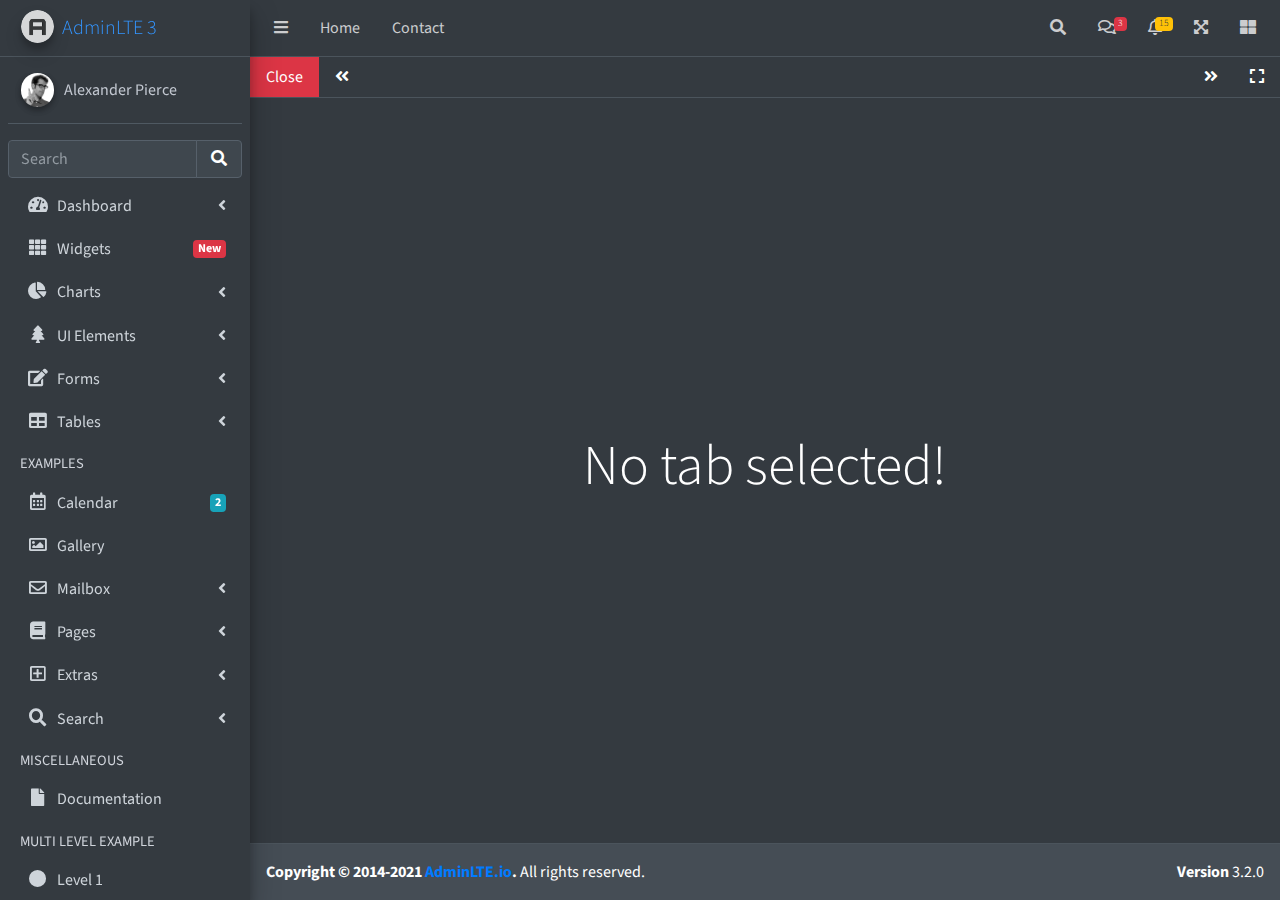
<file: Content/AdminPanel/iframe-dark.html>
<!DOCTYPE html>
<html lang="en">
<head>
  <meta charset="utf-8">
  <meta name="viewport" content="width=device-width, initial-scale=1">
  <title>AdminLTE 3 | Tabbed IFrames</title>

  <!-- Google Font: Source Sans Pro -->
  <link rel="stylesheet" href="https://fonts.googleapis.com/css?family=Source+Sans+Pro:300,400,400i,700&display=fallback">
  <!-- Font Awesome -->
  <link rel="stylesheet" href="plugins/fontawesome-free/css/all.min.css">
  <!-- Theme style -->
  <link rel="stylesheet" href="dist/css/adminlte.min.css">
  <!-- overlayScrollbars -->
  <link rel="stylesheet" href="plugins/overlayScrollbars/css/OverlayScrollbars.min.css">
</head>
<body class="hold-transition sidebar-mini layout-fixed dark-mode" data-panel-auto-height-mode="height">
<div class="wrapper">

  <!-- Navbar -->
  <nav class="main-header navbar navbar-expand navbar-dark">
    <!-- Left navbar links -->
    <ul class="navbar-nav">
      <li class="nav-item">
        <a class="nav-link" data-widget="pushmenu" href="#" role="button"><i class="fas fa-bars"></i></a>
      </li>
      <li class="nav-item d-none d-sm-inline-block">
        <a href="index3.html" class="nav-link">Home</a>
      </li>
      <li class="nav-item d-none d-sm-inline-block">
        <a href="#" class="nav-link">Contact</a>
      </li>
    </ul>

    <!-- Right navbar links -->
    <ul class="navbar-nav ml-auto">
      <!-- Navbar Search -->
      <li class="nav-item">
        <a class="nav-link" data-widget="navbar-search" href="#" role="button">
          <i class="fas fa-search"></i>
        </a>
        <div class="navbar-search-block">
          <form class="form-inline">
            <div class="input-group input-group-sm">
              <input class="form-control form-control-navbar" type="search" placeholder="Search" aria-label="Search">
              <div class="input-group-append">
                <button class="btn btn-navbar" type="submit">
                  <i class="fas fa-search"></i>
                </button>
                <button class="btn btn-navbar" type="button" data-widget="navbar-search">
                  <i class="fas fa-times"></i>
                </button>
              </div>
            </div>
          </form>
        </div>
      </li>

      <!-- Messages Dropdown Menu -->
      <li class="nav-item dropdown">
        <a class="nav-link" data-toggle="dropdown" href="#">
          <i class="far fa-comments"></i>
          <span class="badge badge-danger navbar-badge">3</span>
        </a>
        <div class="dropdown-menu dropdown-menu-lg dropdown-menu-right">
          <a href="#" class="dropdown-item">
            <!-- Message Start -->
            <div class="media">
              <img src="dist/img/user1-128x128.jpg" alt="User Avatar" class="img-size-50 mr-3 img-circle">
              <div class="media-body">
                <h3 class="dropdown-item-title">
                  Brad Diesel
                  <span class="float-right text-sm text-danger"><i class="fas fa-star"></i></span>
                </h3>
                <p class="text-sm">Call me whenever you can...</p>
                <p class="text-sm text-muted"><i class="far fa-clock mr-1"></i> 4 Hours Ago</p>
              </div>
            </div>
            <!-- Message End -->
          </a>
          <div class="dropdown-divider"></div>
          <a href="#" class="dropdown-item">
            <!-- Message Start -->
            <div class="media">
              <img src="dist/img/user8-128x128.jpg" alt="User Avatar" class="img-size-50 img-circle mr-3">
              <div class="media-body">
                <h3 class="dropdown-item-title">
                  John Pierce
                  <span class="float-right text-sm text-muted"><i class="fas fa-star"></i></span>
                </h3>
                <p class="text-sm">I got your message bro</p>
                <p class="text-sm text-muted"><i class="far fa-clock mr-1"></i> 4 Hours Ago</p>
              </div>
            </div>
            <!-- Message End -->
          </a>
          <div class="dropdown-divider"></div>
          <a href="#" class="dropdown-item">
            <!-- Message Start -->
            <div class="media">
              <img src="dist/img/user3-128x128.jpg" alt="User Avatar" class="img-size-50 img-circle mr-3">
              <div class="media-body">
                <h3 class="dropdown-item-title">
                  Nora Silvester
                  <span class="float-right text-sm text-warning"><i class="fas fa-star"></i></span>
                </h3>
                <p class="text-sm">The subject goes here</p>
                <p class="text-sm text-muted"><i class="far fa-clock mr-1"></i> 4 Hours Ago</p>
              </div>
            </div>
            <!-- Message End -->
          </a>
          <div class="dropdown-divider"></div>
          <a href="#" class="dropdown-item dropdown-footer">See All Messages</a>
        </div>
      </li>
      <!-- Notifications Dropdown Menu -->
      <li class="nav-item dropdown">
        <a class="nav-link" data-toggle="dropdown" href="#">
          <i class="far fa-bell"></i>
          <span class="badge badge-warning navbar-badge">15</span>
        </a>
        <div class="dropdown-menu dropdown-menu-lg dropdown-menu-right">
          <span class="dropdown-item dropdown-header">15 Notifications</span>
          <div class="dropdown-divider"></div>
          <a href="#" class="dropdown-item">
            <i class="fas fa-envelope mr-2"></i> 4 new messages
            <span class="float-right text-muted text-sm">3 mins</span>
          </a>
          <div class="dropdown-divider"></div>
          <a href="#" class="dropdown-item">
            <i class="fas fa-users mr-2"></i> 8 friend requests
            <span class="float-right text-muted text-sm">12 hours</span>
          </a>
          <div class="dropdown-divider"></div>
          <a href="#" class="dropdown-item">
            <i class="fas fa-file mr-2"></i> 3 new reports
            <span class="float-right text-muted text-sm">2 days</span>
          </a>
          <div class="dropdown-divider"></div>
          <a href="#" class="dropdown-item dropdown-footer">See All Notifications</a>
        </div>
      </li>
      <li class="nav-item">
        <a class="nav-link" data-widget="fullscreen" href="#" role="button">
          <i class="fas fa-expand-arrows-alt"></i>
        </a>
      </li>
      <li class="nav-item">
        <a class="nav-link" data-widget="control-sidebar" data-slide="true" href="#" role="button">
          <i class="fas fa-th-large"></i>
        </a>
      </li>
    </ul>
  </nav>
  <!-- /.navbar -->

  <!-- Main Sidebar Container -->
  <aside class="main-sidebar sidebar-dark-primary elevation-4">
    <!-- Brand Logo -->
    <a href="index3.html" class="brand-link">
      <img src="dist/img/AdminLTELogo.png" alt="AdminLTE Logo" class="brand-image img-circle elevation-3" style="opacity: .8">
      <span class="brand-text font-weight-light">AdminLTE 3</span>
    </a>

    <!-- Sidebar -->
    <div class="sidebar">
      <!-- Sidebar user panel (optional) -->
      <div class="user-panel mt-3 pb-3 mb-3 d-flex">
        <div class="image">
          <img src="dist/img/user2-160x160.jpg" class="img-circle elevation-2" alt="User Image">
        </div>
        <div class="info">
          <a href="#" class="d-block">Alexander Pierce</a>
        </div>
      </div>

      <!-- SidebarSearch Form -->
      <div class="form-inline">
        <div class="input-group" data-widget="sidebar-search">
          <input class="form-control form-control-sidebar" type="search" placeholder="Search" aria-label="Search">
          <div class="input-group-append">
            <button class="btn btn-sidebar">
              <i class="fas fa-search fa-fw"></i>
            </button>
          </div>
        </div>
      </div>

      <!-- Sidebar Menu -->
      <nav class="mt-2">
        <ul class="nav nav-pills nav-sidebar flex-column" data-widget="treeview" role="menu" data-accordion="false">
          <!-- Add icons to the links using the .nav-icon class
               with font-awesome or any other icon font library -->
          <li class="nav-item">
            <a href="#" class="nav-link">
              <i class="nav-icon fas fa-tachometer-alt"></i>
              <p>
                Dashboard
                <i class="right fas fa-angle-left"></i>
              </p>
            </a>
            <ul class="nav nav-treeview">
              <li class="nav-item">
                <a href="./index.html" class="nav-link">
                  <i class="far fa-circle nav-icon"></i>
                  <p>Dashboard v1</p>
                </a>
              </li>
              <li class="nav-item">
                <a href="./index2.html" class="nav-link">
                  <i class="far fa-circle nav-icon"></i>
                  <p>Dashboard v2</p>
                </a>
              </li>
              <li class="nav-item">
                <a href="./index3.html" class="nav-link">
                  <i class="far fa-circle nav-icon"></i>
                  <p>Dashboard v3</p>
                </a>
              </li>
            </ul>
          </li>
          <li class="nav-item">
            <a href="pages/widgets.html" class="nav-link">
              <i class="nav-icon fas fa-th"></i>
              <p>
                Widgets
                <span class="right badge badge-danger">New</span>
              </p>
            </a>
          </li>
          <li class="nav-item">
            <a href="#" class="nav-link">
              <i class="nav-icon fas fa-chart-pie"></i>
              <p>
                Charts
                <i class="right fas fa-angle-left"></i>
              </p>
            </a>
            <ul class="nav nav-treeview">
              <li class="nav-item">
                <a href="pages/charts/chartjs.html" class="nav-link">
                  <i class="far fa-circle nav-icon"></i>
                  <p>ChartJS</p>
                </a>
              </li>
              <li class="nav-item">
                <a href="pages/charts/flot.html" class="nav-link">
                  <i class="far fa-circle nav-icon"></i>
                  <p>Flot</p>
                </a>
              </li>
              <li class="nav-item">
                <a href="pages/charts/inline.html" class="nav-link">
                  <i class="far fa-circle nav-icon"></i>
                  <p>Inline</p>
                </a>
              </li>
            </ul>
          </li>
          <li class="nav-item">
            <a href="#" class="nav-link">
              <i class="nav-icon fas fa-tree"></i>
              <p>
                UI Elements
                <i class="fas fa-angle-left right"></i>
              </p>
            </a>
            <ul class="nav nav-treeview">
              <li class="nav-item">
                <a href="pages/UI/general.html" class="nav-link">
                  <i class="far fa-circle nav-icon"></i>
                  <p>General</p>
                </a>
              </li>
              <li class="nav-item">
                <a href="pages/UI/icons.html" class="nav-link">
                  <i class="far fa-circle nav-icon"></i>
                  <p>Icons</p>
                </a>
              </li>
              <li class="nav-item">
                <a href="pages/UI/buttons.html" class="nav-link">
                  <i class="far fa-circle nav-icon"></i>
                  <p>Buttons</p>
                </a>
              </li>
              <li class="nav-item">
                <a href="pages/UI/sliders.html" class="nav-link">
                  <i class="far fa-circle nav-icon"></i>
                  <p>Sliders</p>
                </a>
              </li>
              <li class="nav-item">
                <a href="pages/UI/modals.html" class="nav-link">
                  <i class="far fa-circle nav-icon"></i>
                  <p>Modals & Alerts</p>
                </a>
              </li>
              <li class="nav-item">
                <a href="pages/UI/navbar.html" class="nav-link">
                  <i class="far fa-circle nav-icon"></i>
                  <p>Navbar & Tabs</p>
                </a>
              </li>
              <li class="nav-item">
                <a href="pages/UI/timeline.html" class="nav-link">
                  <i class="far fa-circle nav-icon"></i>
                  <p>Timeline</p>
                </a>
              </li>
              <li class="nav-item">
                <a href="pages/UI/ribbons.html" class="nav-link">
                  <i class="far fa-circle nav-icon"></i>
                  <p>Ribbons</p>
                </a>
              </li>
            </ul>
          </li>
          <li class="nav-item">
            <a href="#" class="nav-link">
              <i class="nav-icon fas fa-edit"></i>
              <p>
                Forms
                <i class="fas fa-angle-left right"></i>
              </p>
            </a>
            <ul class="nav nav-treeview">
              <li class="nav-item">
                <a href="pages/forms/general.html" class="nav-link">
                  <i class="far fa-circle nav-icon"></i>
                  <p>General Elements</p>
                </a>
              </li>
              <li class="nav-item">
                <a href="pages/forms/advanced.html" class="nav-link">
                  <i class="far fa-circle nav-icon"></i>
                  <p>Advanced Elements</p>
                </a>
              </li>
              <li class="nav-item">
                <a href="pages/forms/editors.html" class="nav-link">
                  <i class="far fa-circle nav-icon"></i>
                  <p>Editors</p>
                </a>
              </li>
              <li class="nav-item">
                <a href="pages/forms/validation.html" class="nav-link">
                  <i class="far fa-circle nav-icon"></i>
                  <p>Validation</p>
                </a>
              </li>
            </ul>
          </li>
          <li class="nav-item">
            <a href="#" class="nav-link">
              <i class="nav-icon fas fa-table"></i>
              <p>
                Tables
                <i class="fas fa-angle-left right"></i>
              </p>
            </a>
            <ul class="nav nav-treeview">
              <li class="nav-item">
                <a href="pages/tables/simple.html" class="nav-link">
                  <i class="far fa-circle nav-icon"></i>
                  <p>Simple Tables</p>
                </a>
              </li>
              <li class="nav-item">
                <a href="pages/tables/data.html" class="nav-link">
                  <i class="far fa-circle nav-icon"></i>
                  <p>DataTables</p>
                </a>
              </li>
              <li class="nav-item">
                <a href="pages/tables/jsgrid.html" class="nav-link">
                  <i class="far fa-circle nav-icon"></i>
                  <p>jsGrid</p>
                </a>
              </li>
            </ul>
          </li>
          <li class="nav-header">EXAMPLES</li>
          <li class="nav-item">
            <a href="pages/calendar.html" class="nav-link">
              <i class="nav-icon far fa-calendar-alt"></i>
              <p>
                Calendar
                <span class="badge badge-info right">2</span>
              </p>
            </a>
          </li>
          <li class="nav-item">
            <a href="pages/gallery.html" class="nav-link">
              <i class="nav-icon far fa-image"></i>
              <p>
                Gallery
              </p>
            </a>
          </li>
          <li class="nav-item">
            <a href="#" class="nav-link">
              <i class="nav-icon far fa-envelope"></i>
              <p>
                Mailbox
                <i class="fas fa-angle-left right"></i>
              </p>
            </a>
            <ul class="nav nav-treeview">
              <li class="nav-item">
                <a href="pages/mailbox/mailbox.html" class="nav-link">
                  <i class="far fa-circle nav-icon"></i>
                  <p>Inbox</p>
                </a>
              </li>
              <li class="nav-item">
                <a href="pages/mailbox/compose.html" class="nav-link">
                  <i class="far fa-circle nav-icon"></i>
                  <p>Compose</p>
                </a>
              </li>
              <li class="nav-item">
                <a href="pages/mailbox/read-mail.html" class="nav-link">
                  <i class="far fa-circle nav-icon"></i>
                  <p>Read</p>
                </a>
              </li>
            </ul>
          </li>
          <li class="nav-item">
            <a href="#" class="nav-link">
              <i class="nav-icon fas fa-book"></i>
              <p>
                Pages
                <i class="fas fa-angle-left right"></i>
              </p>
            </a>
            <ul class="nav nav-treeview">
              <li class="nav-item">
                <a href="pages/examples/invoice.html" class="nav-link">
                  <i class="far fa-circle nav-icon"></i>
                  <p>Invoice</p>
                </a>
              </li>
              <li class="nav-item">
                <a href="pages/examples/profile.html" class="nav-link">
                  <i class="far fa-circle nav-icon"></i>
                  <p>Profile</p>
                </a>
              </li>
              <li class="nav-item">
                <a href="pages/examples/e-commerce.html" class="nav-link">
                  <i class="far fa-circle nav-icon"></i>
                  <p>E-commerce</p>
                </a>
              </li>
              <li class="nav-item">
                <a href="pages/examples/projects.html" class="nav-link">
                  <i class="far fa-circle nav-icon"></i>
                  <p>Projects</p>
                </a>
              </li>
              <li class="nav-item">
                <a href="pages/examples/project-add.html" class="nav-link">
                  <i class="far fa-circle nav-icon"></i>
                  <p>Project Add</p>
                </a>
              </li>
              <li class="nav-item">
                <a href="pages/examples/project-edit.html" class="nav-link">
                  <i class="far fa-circle nav-icon"></i>
                  <p>Project Edit</p>
                </a>
              </li>
              <li class="nav-item">
                <a href="pages/examples/project-detail.html" class="nav-link">
                  <i class="far fa-circle nav-icon"></i>
                  <p>Project Detail</p>
                </a>
              </li>
              <li class="nav-item">
                <a href="pages/examples/contacts.html" class="nav-link">
                  <i class="far fa-circle nav-icon"></i>
                  <p>Contacts</p>
                </a>
              </li>
              <li class="nav-item">
                <a href="pages/examples/faq.html" class="nav-link">
                  <i class="far fa-circle nav-icon"></i>
                  <p>FAQ</p>
                </a>
              </li>
              <li class="nav-item">
                <a href="pages/examples/contact-us.html" class="nav-link">
                  <i class="far fa-circle nav-icon"></i>
                  <p>Contact us</p>
                </a>
              </li>
            </ul>
          </li>
          <li class="nav-item">
            <a href="#" class="nav-link">
              <i class="nav-icon far fa-plus-square"></i>
              <p>
                Extras
                <i class="fas fa-angle-left right"></i>
              </p>
            </a>
            <ul class="nav nav-treeview">
              <li class="nav-item">
                <a href="#" class="nav-link">
                  <i class="far fa-circle nav-icon"></i>
                  <p>
                    Login & Register v1
                    <i class="fas fa-angle-left right"></i>
                  </p>
                </a>
                <ul class="nav nav-treeview">
                  <li class="nav-item">
                    <a href="pages/examples/login.html" class="nav-link">
                      <i class="far fa-circle nav-icon"></i>
                      <p>Login v1</p>
                    </a>
                  </li>
                  <li class="nav-item">
                    <a href="pages/examples/register.html" class="nav-link">
                      <i class="far fa-circle nav-icon"></i>
                      <p>Register v1</p>
                    </a>
                  </li>
                  <li class="nav-item">
                    <a href="pages/examples/forgot-password.html" class="nav-link">
                      <i class="far fa-circle nav-icon"></i>
                      <p>Forgot Password v1</p>
                    </a>
                  </li>
                  <li class="nav-item">
                    <a href="pages/examples/recover-password.html" class="nav-link">
                      <i class="far fa-circle nav-icon"></i>
                      <p>Recover Password v1</p>
                    </a>
                  </li>
                </ul>
              </li>
              <li class="nav-item">
                <a href="#" class="nav-link">
                  <i class="far fa-circle nav-icon"></i>
                  <p>
                    Login & Register v2
                    <i class="fas fa-angle-left right"></i>
                  </p>
                </a>
                <ul class="nav nav-treeview">
                  <li class="nav-item">
                    <a href="pages/examples/login-v2.html" class="nav-link">
                      <i class="far fa-circle nav-icon"></i>
                      <p>Login v2</p>
                    </a>
                  </li>
                  <li class="nav-item">
                    <a href="pages/examples/register-v2.html" class="nav-link">
                      <i class="far fa-circle nav-icon"></i>
                      <p>Register v2</p>
                    </a>
                  </li>
                  <li class="nav-item">
                    <a href="pages/examples/forgot-password-v2.html" class="nav-link">
                      <i class="far fa-circle nav-icon"></i>
                      <p>Forgot Password v2</p>
                    </a>
                  </li>
                  <li class="nav-item">
                    <a href="pages/examples/recover-password-v2.html" class="nav-link">
                      <i class="far fa-circle nav-icon"></i>
                      <p>Recover Password v2</p>
                    </a>
                  </li>
                </ul>
              </li>
              <li class="nav-item">
                <a href="pages/examples/lockscreen.html" class="nav-link">
                  <i class="far fa-circle nav-icon"></i>
                  <p>Lockscreen</p>
                </a>
              </li>
              <li class="nav-item">
                <a href="pages/examples/legacy-user-menu.html" class="nav-link">
                  <i class="far fa-circle nav-icon"></i>
                  <p>Legacy User Menu</p>
                </a>
              </li>
              <li class="nav-item">
                <a href="pages/examples/language-menu.html" class="nav-link">
                  <i class="far fa-circle nav-icon"></i>
                  <p>Language Menu</p>
                </a>
              </li>
              <li class="nav-item">
                <a href="pages/examples/404.html" class="nav-link">
                  <i class="far fa-circle nav-icon"></i>
                  <p>Error 404</p>
                </a>
              </li>
              <li class="nav-item">
                <a href="pages/examples/500.html" class="nav-link">
                  <i class="far fa-circle nav-icon"></i>
                  <p>Error 500</p>
                </a>
              </li>
              <li class="nav-item">
                <a href="pages/examples/pace.html" class="nav-link">
                  <i class="far fa-circle nav-icon"></i>
                  <p>Pace</p>
                </a>
              </li>
              <li class="nav-item">
                <a href="pages/examples/blank.html" class="nav-link">
                  <i class="far fa-circle nav-icon"></i>
                  <p>Blank Page</p>
                </a>
              </li>
              <li class="nav-item">
                <a href="starter.html" class="nav-link">
                  <i class="far fa-circle nav-icon"></i>
                  <p>Starter Page</p>
                </a>
              </li>
            </ul>
          </li>
          <li class="nav-item">
            <a href="#" class="nav-link">
              <i class="nav-icon fas fa-search"></i>
              <p>
                Search
                <i class="fas fa-angle-left right"></i>
              </p>
            </a>
            <ul class="nav nav-treeview">
              <li class="nav-item">
                <a href="pages/search/simple.html" class="nav-link">
                  <i class="far fa-circle nav-icon"></i>
                  <p>Simple Search</p>
                </a>
              </li>
              <li class="nav-item">
                <a href="pages/search/enhanced.html" class="nav-link">
                  <i class="far fa-circle nav-icon"></i>
                  <p>Enhanced</p>
                </a>
              </li>
            </ul>
          </li>
          <li class="nav-header">MISCELLANEOUS</li>
          <li class="nav-item">
            <a href="https://adminlte.io/docs/3.1/" class="nav-link">
              <i class="nav-icon fas fa-file"></i>
              <p>Documentation</p>
            </a>
          </li>
          <li class="nav-header">MULTI LEVEL EXAMPLE</li>
          <li class="nav-item">
            <a href="#" class="nav-link">
              <i class="fas fa-circle nav-icon"></i>
              <p>Level 1</p>
            </a>
          </li>
          <li class="nav-item">
            <a href="#" class="nav-link">
              <i class="nav-icon fas fa-circle"></i>
              <p>
                Level 1
                <i class="right fas fa-angle-left"></i>
              </p>
            </a>
            <ul class="nav nav-treeview">
              <li class="nav-item">
                <a href="#" class="nav-link">
                  <i class="far fa-circle nav-icon"></i>
                  <p>Level 2</p>
                </a>
              </li>
              <li class="nav-item">
                <a href="#" class="nav-link">
                  <i class="far fa-circle nav-icon"></i>
                  <p>
                    Level 2
                    <i class="right fas fa-angle-left"></i>
                  </p>
                </a>
                <ul class="nav nav-treeview">
                  <li class="nav-item">
                    <a href="#" class="nav-link">
                      <i class="far fa-dot-circle nav-icon"></i>
                      <p>Level 3</p>
                    </a>
                  </li>
                  <li class="nav-item">
                    <a href="#" class="nav-link">
                      <i class="far fa-dot-circle nav-icon"></i>
                      <p>Level 3</p>
                    </a>
                  </li>
                  <li class="nav-item">
                    <a href="#" class="nav-link">
                      <i class="far fa-dot-circle nav-icon"></i>
                      <p>Level 3</p>
                    </a>
                  </li>
                </ul>
              </li>
              <li class="nav-item">
                <a href="#" class="nav-link">
                  <i class="far fa-circle nav-icon"></i>
                  <p>Level 2</p>
                </a>
              </li>
            </ul>
          </li>
          <li class="nav-item">
            <a href="#" class="nav-link">
              <i class="fas fa-circle nav-icon"></i>
              <p>Level 1</p>
            </a>
          </li>
          <li class="nav-header">LABELS</li>
          <li class="nav-item">
            <a href="#" class="nav-link">
              <i class="nav-icon far fa-circle text-danger"></i>
              <p class="text">Important</p>
            </a>
          </li>
          <li class="nav-item">
            <a href="#" class="nav-link">
              <i class="nav-icon far fa-circle text-warning"></i>
              <p>Warning</p>
            </a>
          </li>
          <li class="nav-item">
            <a href="#" class="nav-link">
              <i class="nav-icon far fa-circle text-info"></i>
              <p>Informational</p>
            </a>
          </li>
        </ul>
      </nav>
      <!-- /.sidebar-menu -->
    </div>
    <!-- /.sidebar -->
  </aside>

  <!-- Content Wrapper. Contains page content -->
  <div class="content-wrapper iframe-mode bg-dark" data-widget="iframe" data-auto-dark-mode="true" data-loading-screen="750">
    <div class="nav navbar navbar-expand-lg navbar-dark border-bottom border-dark p-0">
      <a class="nav-link bg-danger" href="#" data-widget="iframe-close">Close</a>
      <a class="nav-link bg-dark" href="#" data-widget="iframe-scrollleft"><i class="fas fa-angle-double-left"></i></a>
      <ul class="navbar-nav" role="tablist">
      </ul>
      <a class="nav-link bg-dark" href="#" data-widget="iframe-scrollright"><i class="fas fa-angle-double-right"></i></a>
      <a class="nav-link bg-dark" href="#" data-widget="iframe-fullscreen"><i class="fas fa-expand"></i></a>
    </div>
    <div class="tab-content">
      <div class="tab-empty">
        <h2 class="display-4">No tab selected!</h2>
      </div>
      <div class="tab-loading">
        <div>
          <h2 class="display-4">Tab is loading <i class="fa fa-sync fa-spin"></i></h2>
        </div>
      </div>
    </div>
  </div>
    <!-- /.content-wrapper -->
  <footer class="main-footer dark-mode">
    <strong>Copyright &copy; 2014-2021 <a href="https://adminlte.io">AdminLTE.io</a>.</strong>
    All rights reserved.
    <div class="float-right d-none d-sm-inline-block">
      <b>Version</b> 3.2.0
    </div>
  </footer>

  <!-- Control Sidebar -->
  <aside class="control-sidebar control-sidebar-dark">
    <!-- Control sidebar content goes here -->
  </aside>
  <!-- /.control-sidebar -->
</div>
<!-- ./wrapper -->

<!-- jQuery -->
<script src="plugins/jquery/jquery.min.js"></script>
<!-- jQuery UI 1.11.4 -->
<script src="plugins/jquery-ui/jquery-ui.min.js"></script>
<!-- Resolve conflict in jQuery UI tooltip with Bootstrap tooltip -->
<script>
  $.widget.bridge('uibutton', $.ui.button)
</script>
<!-- Bootstrap 4 -->
<script src="plugins/bootstrap/js/bootstrap.bundle.min.js"></script>
<!-- overlayScrollbars -->
<script src="plugins/overlayScrollbars/js/jquery.overlayScrollbars.min.js"></script>
<!-- AdminLTE App -->
<script src="dist/js/adminlte.js"></script>
<!-- AdminLTE for demo purposes -->
<script src="dist/js/demo.js"></script>
</body>
</html>
</file>
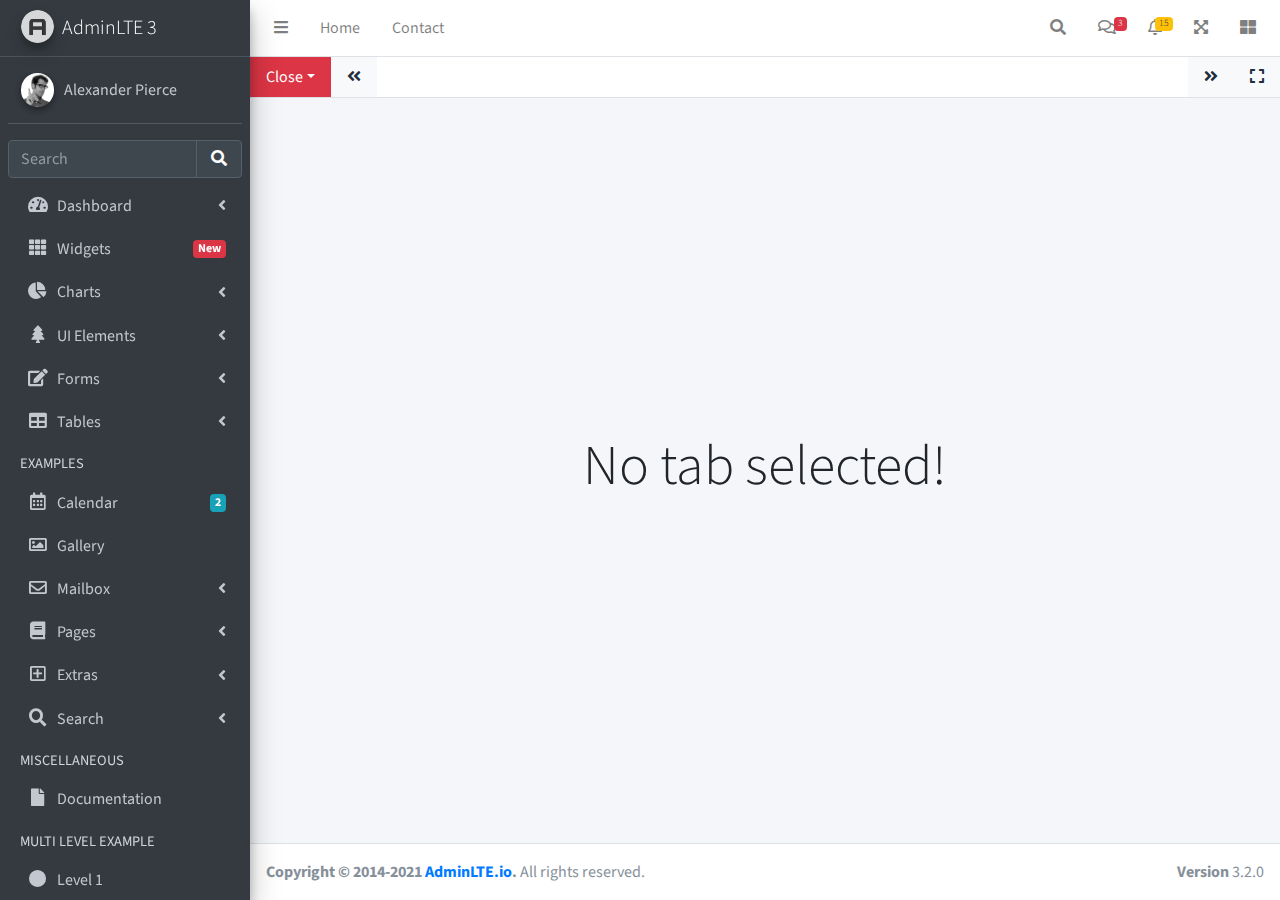
<file: Content/AdminPanel/iframe.html>
<!DOCTYPE html>
<html lang="en">
<head>
  <meta charset="utf-8">
  <meta name="viewport" content="width=device-width, initial-scale=1">
  <title>AdminLTE 3 | Tabbed IFrames</title>

  <!-- Google Font: Source Sans Pro -->
  <link rel="stylesheet" href="https://fonts.googleapis.com/css?family=Source+Sans+Pro:300,400,400i,700&display=fallback">
  <!-- Font Awesome -->
  <link rel="stylesheet" href="plugins/fontawesome-free/css/all.min.css">
  <!-- Theme style -->
  <link rel="stylesheet" href="dist/css/adminlte.min.css">
  <!-- overlayScrollbars -->
  <link rel="stylesheet" href="plugins/overlayScrollbars/css/OverlayScrollbars.min.css">
</head>
<body class="hold-transition sidebar-mini layout-fixed" data-panel-auto-height-mode="height">
<div class="wrapper">

  <!-- Navbar -->
  <nav class="main-header navbar navbar-expand navbar-white navbar-light">
    <!-- Left navbar links -->
    <ul class="navbar-nav">
      <li class="nav-item">
        <a class="nav-link" data-widget="pushmenu" href="#" role="button"><i class="fas fa-bars"></i></a>
      </li>
      <li class="nav-item d-none d-sm-inline-block">
        <a href="index3.html" class="nav-link">Home</a>
      </li>
      <li class="nav-item d-none d-sm-inline-block">
        <a href="#" class="nav-link">Contact</a>
      </li>
    </ul>

    <!-- Right navbar links -->
    <ul class="navbar-nav ml-auto">
      <!-- Navbar Search -->
      <li class="nav-item">
        <a class="nav-link" data-widget="navbar-search" href="#" role="button">
          <i class="fas fa-search"></i>
        </a>
        <div class="navbar-search-block">
          <form class="form-inline">
            <div class="input-group input-group-sm">
              <input class="form-control form-control-navbar" type="search" placeholder="Search" aria-label="Search">
              <div class="input-group-append">
                <button class="btn btn-navbar" type="submit">
                  <i class="fas fa-search"></i>
                </button>
                <button class="btn btn-navbar" type="button" data-widget="navbar-search">
                  <i class="fas fa-times"></i>
                </button>
              </div>
            </div>
          </form>
        </div>
      </li>

      <!-- Messages Dropdown Menu -->
      <li class="nav-item dropdown">
        <a class="nav-link" data-toggle="dropdown" href="#">
          <i class="far fa-comments"></i>
          <span class="badge badge-danger navbar-badge">3</span>
        </a>
        <div class="dropdown-menu dropdown-menu-lg dropdown-menu-right">
          <a href="#" class="dropdown-item">
            <!-- Message Start -->
            <div class="media">
              <img src="dist/img/user1-128x128.jpg" alt="User Avatar" class="img-size-50 mr-3 img-circle">
              <div class="media-body">
                <h3 class="dropdown-item-title">
                  Brad Diesel
                  <span class="float-right text-sm text-danger"><i class="fas fa-star"></i></span>
                </h3>
                <p class="text-sm">Call me whenever you can...</p>
                <p class="text-sm text-muted"><i class="far fa-clock mr-1"></i> 4 Hours Ago</p>
              </div>
            </div>
            <!-- Message End -->
          </a>
          <div class="dropdown-divider"></div>
          <a href="#" class="dropdown-item">
            <!-- Message Start -->
            <div class="media">
              <img src="dist/img/user8-128x128.jpg" alt="User Avatar" class="img-size-50 img-circle mr-3">
              <div class="media-body">
                <h3 class="dropdown-item-title">
                  John Pierce
                  <span class="float-right text-sm text-muted"><i class="fas fa-star"></i></span>
                </h3>
                <p class="text-sm">I got your message bro</p>
                <p class="text-sm text-muted"><i class="far fa-clock mr-1"></i> 4 Hours Ago</p>
              </div>
            </div>
            <!-- Message End -->
          </a>
          <div class="dropdown-divider"></div>
          <a href="#" class="dropdown-item">
            <!-- Message Start -->
            <div class="media">
              <img src="dist/img/user3-128x128.jpg" alt="User Avatar" class="img-size-50 img-circle mr-3">
              <div class="media-body">
                <h3 class="dropdown-item-title">
                  Nora Silvester
                  <span class="float-right text-sm text-warning"><i class="fas fa-star"></i></span>
                </h3>
                <p class="text-sm">The subject goes here</p>
                <p class="text-sm text-muted"><i class="far fa-clock mr-1"></i> 4 Hours Ago</p>
              </div>
            </div>
            <!-- Message End -->
          </a>
          <div class="dropdown-divider"></div>
          <a href="#" class="dropdown-item dropdown-footer">See All Messages</a>
        </div>
      </li>
      <!-- Notifications Dropdown Menu -->
      <li class="nav-item dropdown">
        <a class="nav-link" data-toggle="dropdown" href="#">
          <i class="far fa-bell"></i>
          <span class="badge badge-warning navbar-badge">15</span>
        </a>
        <div class="dropdown-menu dropdown-menu-lg dropdown-menu-right">
          <span class="dropdown-item dropdown-header">15 Notifications</span>
          <div class="dropdown-divider"></div>
          <a href="#" class="dropdown-item">
            <i class="fas fa-envelope mr-2"></i> 4 new messages
            <span class="float-right text-muted text-sm">3 mins</span>
          </a>
          <div class="dropdown-divider"></div>
          <a href="#" class="dropdown-item">
            <i class="fas fa-users mr-2"></i> 8 friend requests
            <span class="float-right text-muted text-sm">12 hours</span>
          </a>
          <div class="dropdown-divider"></div>
          <a href="#" class="dropdown-item">
            <i class="fas fa-file mr-2"></i> 3 new reports
            <span class="float-right text-muted text-sm">2 days</span>
          </a>
          <div class="dropdown-divider"></div>
          <a href="#" class="dropdown-item dropdown-footer">See All Notifications</a>
        </div>
      </li>
      <li class="nav-item">
        <a class="nav-link" data-widget="fullscreen" href="#" role="button">
          <i class="fas fa-expand-arrows-alt"></i>
        </a>
      </li>
      <li class="nav-item">
        <a class="nav-link" data-widget="control-sidebar" data-slide="true" href="#" role="button">
          <i class="fas fa-th-large"></i>
        </a>
      </li>
    </ul>
  </nav>
  <!-- /.navbar -->

  <!-- Main Sidebar Container -->
  <aside class="main-sidebar sidebar-dark-primary elevation-4">
    <!-- Brand Logo -->
    <a href="index3.html" class="brand-link">
      <img src="dist/img/AdminLTELogo.png" alt="AdminLTE Logo" class="brand-image img-circle elevation-3" style="opacity: .8">
      <span class="brand-text font-weight-light">AdminLTE 3</span>
    </a>

    <!-- Sidebar -->
    <div class="sidebar">
      <!-- Sidebar user panel (optional) -->
      <div class="user-panel mt-3 pb-3 mb-3 d-flex">
        <div class="image">
          <img src="dist/img/user2-160x160.jpg" class="img-circle elevation-2" alt="User Image">
        </div>
        <div class="info">
          <a href="#" class="d-block">Alexander Pierce</a>
        </div>
      </div>

      <!-- SidebarSearch Form -->
      <div class="form-inline">
        <div class="input-group" data-widget="sidebar-search">
          <input class="form-control form-control-sidebar" type="search" placeholder="Search" aria-label="Search">
          <div class="input-group-append">
            <button class="btn btn-sidebar">
              <i class="fas fa-search fa-fw"></i>
            </button>
          </div>
        </div>
      </div>

      <!-- Sidebar Menu -->
      <nav class="mt-2">
        <ul class="nav nav-pills nav-sidebar flex-column" data-widget="treeview" role="menu" data-accordion="false">
          <!-- Add icons to the links using the .nav-icon class
               with font-awesome or any other icon font library -->
          <li class="nav-item">
            <a href="#" class="nav-link">
              <i class="nav-icon fas fa-tachometer-alt"></i>
              <p>
                Dashboard
                <i class="right fas fa-angle-left"></i>
              </p>
            </a>
            <ul class="nav nav-treeview">
              <li class="nav-item">
                <a href="./index.html" class="nav-link">
                  <i class="far fa-circle nav-icon"></i>
                  <p>Dashboard v1</p>
                </a>
              </li>
              <li class="nav-item">
                <a href="./index2.html" class="nav-link">
                  <i class="far fa-circle nav-icon"></i>
                  <p>Dashboard v2</p>
                </a>
              </li>
              <li class="nav-item">
                <a href="./index3.html" class="nav-link">
                  <i class="far fa-circle nav-icon"></i>
                  <p>Dashboard v3</p>
                </a>
              </li>
            </ul>
          </li>
          <li class="nav-item">
            <a href="pages/widgets.html" class="nav-link">
              <i class="nav-icon fas fa-th"></i>
              <p>
                Widgets
                <span class="right badge badge-danger">New</span>
              </p>
            </a>
          </li>
          <li class="nav-item">
            <a href="#" class="nav-link">
              <i class="nav-icon fas fa-chart-pie"></i>
              <p>
                Charts
                <i class="right fas fa-angle-left"></i>
              </p>
            </a>
            <ul class="nav nav-treeview">
              <li class="nav-item">
                <a href="pages/charts/chartjs.html" class="nav-link">
                  <i class="far fa-circle nav-icon"></i>
                  <p>ChartJS</p>
                </a>
              </li>
              <li class="nav-item">
                <a href="pages/charts/flot.html" class="nav-link">
                  <i class="far fa-circle nav-icon"></i>
                  <p>Flot</p>
                </a>
              </li>
              <li class="nav-item">
                <a href="pages/charts/inline.html" class="nav-link">
                  <i class="far fa-circle nav-icon"></i>
                  <p>Inline</p>
                </a>
              </li>
            </ul>
          </li>
          <li class="nav-item">
            <a href="#" class="nav-link">
              <i class="nav-icon fas fa-tree"></i>
              <p>
                UI Elements
                <i class="fas fa-angle-left right"></i>
              </p>
            </a>
            <ul class="nav nav-treeview">
              <li class="nav-item">
                <a href="pages/UI/general.html" class="nav-link">
                  <i class="far fa-circle nav-icon"></i>
                  <p>General</p>
                </a>
              </li>
              <li class="nav-item">
                <a href="pages/UI/icons.html" class="nav-link">
                  <i class="far fa-circle nav-icon"></i>
                  <p>Icons</p>
                </a>
              </li>
              <li class="nav-item">
                <a href="pages/UI/buttons.html" class="nav-link">
                  <i class="far fa-circle nav-icon"></i>
                  <p>Buttons</p>
                </a>
              </li>
              <li class="nav-item">
                <a href="pages/UI/sliders.html" class="nav-link">
                  <i class="far fa-circle nav-icon"></i>
                  <p>Sliders</p>
                </a>
              </li>
              <li class="nav-item">
                <a href="pages/UI/modals.html" class="nav-link">
                  <i class="far fa-circle nav-icon"></i>
                  <p>Modals & Alerts</p>
                </a>
              </li>
              <li class="nav-item">
                <a href="pages/UI/navbar.html" class="nav-link">
                  <i class="far fa-circle nav-icon"></i>
                  <p>Navbar & Tabs</p>
                </a>
              </li>
              <li class="nav-item">
                <a href="pages/UI/timeline.html" class="nav-link">
                  <i class="far fa-circle nav-icon"></i>
                  <p>Timeline</p>
                </a>
              </li>
              <li class="nav-item">
                <a href="pages/UI/ribbons.html" class="nav-link">
                  <i class="far fa-circle nav-icon"></i>
                  <p>Ribbons</p>
                </a>
              </li>
            </ul>
          </li>
          <li class="nav-item">
            <a href="#" class="nav-link">
              <i class="nav-icon fas fa-edit"></i>
              <p>
                Forms
                <i class="fas fa-angle-left right"></i>
              </p>
            </a>
            <ul class="nav nav-treeview">
              <li class="nav-item">
                <a href="pages/forms/general.html" class="nav-link">
                  <i class="far fa-circle nav-icon"></i>
                  <p>General Elements</p>
                </a>
              </li>
              <li class="nav-item">
                <a href="pages/forms/advanced.html" class="nav-link">
                  <i class="far fa-circle nav-icon"></i>
                  <p>Advanced Elements</p>
                </a>
              </li>
              <li class="nav-item">
                <a href="pages/forms/editors.html" class="nav-link">
                  <i class="far fa-circle nav-icon"></i>
                  <p>Editors</p>
                </a>
              </li>
              <li class="nav-item">
                <a href="pages/forms/validation.html" class="nav-link">
                  <i class="far fa-circle nav-icon"></i>
                  <p>Validation</p>
                </a>
              </li>
            </ul>
          </li>
          <li class="nav-item">
            <a href="#" class="nav-link">
              <i class="nav-icon fas fa-table"></i>
              <p>
                Tables
                <i class="fas fa-angle-left right"></i>
              </p>
            </a>
            <ul class="nav nav-treeview">
              <li class="nav-item">
                <a href="pages/tables/simple.html" class="nav-link">
                  <i class="far fa-circle nav-icon"></i>
                  <p>Simple Tables</p>
                </a>
              </li>
              <li class="nav-item">
                <a href="pages/tables/data.html" class="nav-link">
                  <i class="far fa-circle nav-icon"></i>
                  <p>DataTables</p>
                </a>
              </li>
              <li class="nav-item">
                <a href="pages/tables/jsgrid.html" class="nav-link">
                  <i class="far fa-circle nav-icon"></i>
                  <p>jsGrid</p>
                </a>
              </li>
            </ul>
          </li>
          <li class="nav-header">EXAMPLES</li>
          <li class="nav-item">
            <a href="pages/calendar.html" class="nav-link">
              <i class="nav-icon far fa-calendar-alt"></i>
              <p>
                Calendar
                <span class="badge badge-info right">2</span>
              </p>
            </a>
          </li>
          <li class="nav-item">
            <a href="pages/gallery.html" class="nav-link">
              <i class="nav-icon far fa-image"></i>
              <p>
                Gallery
              </p>
            </a>
          </li>
          <li class="nav-item">
            <a href="#" class="nav-link">
              <i class="nav-icon far fa-envelope"></i>
              <p>
                Mailbox
                <i class="fas fa-angle-left right"></i>
              </p>
            </a>
            <ul class="nav nav-treeview">
              <li class="nav-item">
                <a href="pages/mailbox/mailbox.html" class="nav-link">
                  <i class="far fa-circle nav-icon"></i>
                  <p>Inbox</p>
                </a>
              </li>
              <li class="nav-item">
                <a href="pages/mailbox/compose.html" class="nav-link">
                  <i class="far fa-circle nav-icon"></i>
                  <p>Compose</p>
                </a>
              </li>
              <li class="nav-item">
                <a href="pages/mailbox/read-mail.html" class="nav-link">
                  <i class="far fa-circle nav-icon"></i>
                  <p>Read</p>
                </a>
              </li>
            </ul>
          </li>
          <li class="nav-item">
            <a href="#" class="nav-link">
              <i class="nav-icon fas fa-book"></i>
              <p>
                Pages
                <i class="fas fa-angle-left right"></i>
              </p>
            </a>
            <ul class="nav nav-treeview">
              <li class="nav-item">
                <a href="pages/examples/invoice.html" class="nav-link">
                  <i class="far fa-circle nav-icon"></i>
                  <p>Invoice</p>
                </a>
              </li>
              <li class="nav-item">
                <a href="pages/examples/profile.html" class="nav-link">
                  <i class="far fa-circle nav-icon"></i>
                  <p>Profile</p>
                </a>
              </li>
              <li class="nav-item">
                <a href="pages/examples/e-commerce.html" class="nav-link">
                  <i class="far fa-circle nav-icon"></i>
                  <p>E-commerce</p>
                </a>
              </li>
              <li class="nav-item">
                <a href="pages/examples/projects.html" class="nav-link">
                  <i class="far fa-circle nav-icon"></i>
                  <p>Projects</p>
                </a>
              </li>
              <li class="nav-item">
                <a href="pages/examples/project-add.html" class="nav-link">
                  <i class="far fa-circle nav-icon"></i>
                  <p>Project Add</p>
                </a>
              </li>
              <li class="nav-item">
                <a href="pages/examples/project-edit.html" class="nav-link">
                  <i class="far fa-circle nav-icon"></i>
                  <p>Project Edit</p>
                </a>
              </li>
              <li class="nav-item">
                <a href="pages/examples/project-detail.html" class="nav-link">
                  <i class="far fa-circle nav-icon"></i>
                  <p>Project Detail</p>
                </a>
              </li>
              <li class="nav-item">
                <a href="pages/examples/contacts.html" class="nav-link">
                  <i class="far fa-circle nav-icon"></i>
                  <p>Contacts</p>
                </a>
              </li>
              <li class="nav-item">
                <a href="pages/examples/faq.html" class="nav-link">
                  <i class="far fa-circle nav-icon"></i>
                  <p>FAQ</p>
                </a>
              </li>
              <li class="nav-item">
                <a href="pages/examples/contact-us.html" class="nav-link">
                  <i class="far fa-circle nav-icon"></i>
                  <p>Contact us</p>
                </a>
              </li>
            </ul>
          </li>
          <li class="nav-item">
            <a href="#" class="nav-link">
              <i class="nav-icon far fa-plus-square"></i>
              <p>
                Extras
                <i class="fas fa-angle-left right"></i>
              </p>
            </a>
            <ul class="nav nav-treeview">
              <li class="nav-item">
                <a href="#" class="nav-link">
                  <i class="far fa-circle nav-icon"></i>
                  <p>
                    Login & Register v1
                    <i class="fas fa-angle-left right"></i>
                  </p>
                </a>
                <ul class="nav nav-treeview">
                  <li class="nav-item">
                    <a href="pages/examples/login.html" class="nav-link">
                      <i class="far fa-circle nav-icon"></i>
                      <p>Login v1</p>
                    </a>
                  </li>
                  <li class="nav-item">
                    <a href="pages/examples/register.html" class="nav-link">
                      <i class="far fa-circle nav-icon"></i>
                      <p>Register v1</p>
                    </a>
                  </li>
                  <li class="nav-item">
                    <a href="pages/examples/forgot-password.html" class="nav-link">
                      <i class="far fa-circle nav-icon"></i>
                      <p>Forgot Password v1</p>
                    </a>
                  </li>
                  <li class="nav-item">
                    <a href="pages/examples/recover-password.html" class="nav-link">
                      <i class="far fa-circle nav-icon"></i>
                      <p>Recover Password v1</p>
                    </a>
                  </li>
                </ul>
              </li>
              <li class="nav-item">
                <a href="#" class="nav-link">
                  <i class="far fa-circle nav-icon"></i>
                  <p>
                    Login & Register v2
                    <i class="fas fa-angle-left right"></i>
                  </p>
                </a>
                <ul class="nav nav-treeview">
                  <li class="nav-item">
                    <a href="pages/examples/login-v2.html" class="nav-link">
                      <i class="far fa-circle nav-icon"></i>
                      <p>Login v2</p>
                    </a>
                  </li>
                  <li class="nav-item">
                    <a href="pages/examples/register-v2.html" class="nav-link">
                      <i class="far fa-circle nav-icon"></i>
                      <p>Register v2</p>
                    </a>
                  </li>
                  <li class="nav-item">
                    <a href="pages/examples/forgot-password-v2.html" class="nav-link">
                      <i class="far fa-circle nav-icon"></i>
                      <p>Forgot Password v2</p>
                    </a>
                  </li>
                  <li class="nav-item">
                    <a href="pages/examples/recover-password-v2.html" class="nav-link">
                      <i class="far fa-circle nav-icon"></i>
                      <p>Recover Password v2</p>
                    </a>
                  </li>
                </ul>
              </li>
              <li class="nav-item">
                <a href="pages/examples/lockscreen.html" class="nav-link">
                  <i class="far fa-circle nav-icon"></i>
                  <p>Lockscreen</p>
                </a>
              </li>
              <li class="nav-item">
                <a href="pages/examples/legacy-user-menu.html" class="nav-link">
                  <i class="far fa-circle nav-icon"></i>
                  <p>Legacy User Menu</p>
                </a>
              </li>
              <li class="nav-item">
                <a href="pages/examples/language-menu.html" class="nav-link">
                  <i class="far fa-circle nav-icon"></i>
                  <p>Language Menu</p>
                </a>
              </li>
              <li class="nav-item">
                <a href="pages/examples/404.html" class="nav-link">
                  <i class="far fa-circle nav-icon"></i>
                  <p>Error 404</p>
                </a>
              </li>
              <li class="nav-item">
                <a href="pages/examples/500.html" class="nav-link">
                  <i class="far fa-circle nav-icon"></i>
                  <p>Error 500</p>
                </a>
              </li>
              <li class="nav-item">
                <a href="pages/examples/pace.html" class="nav-link">
                  <i class="far fa-circle nav-icon"></i>
                  <p>Pace</p>
                </a>
              </li>
              <li class="nav-item">
                <a href="pages/examples/blank.html" class="nav-link">
                  <i class="far fa-circle nav-icon"></i>
                  <p>Blank Page</p>
                </a>
              </li>
              <li class="nav-item">
                <a href="starter.html" class="nav-link">
                  <i class="far fa-circle nav-icon"></i>
                  <p>Starter Page</p>
                </a>
              </li>
            </ul>
          </li>
          <li class="nav-item">
            <a href="#" class="nav-link">
              <i class="nav-icon fas fa-search"></i>
              <p>
                Search
                <i class="fas fa-angle-left right"></i>
              </p>
            </a>
            <ul class="nav nav-treeview">
              <li class="nav-item">
                <a href="pages/search/simple.html" class="nav-link">
                  <i class="far fa-circle nav-icon"></i>
                  <p>Simple Search</p>
                </a>
              </li>
              <li class="nav-item">
                <a href="pages/search/enhanced.html" class="nav-link">
                  <i class="far fa-circle nav-icon"></i>
                  <p>Enhanced</p>
                </a>
              </li>
            </ul>
          </li>
          <li class="nav-header">MISCELLANEOUS</li>
          <li class="nav-item">
            <a href="https://adminlte.io/docs/3.1/" class="nav-link">
              <i class="nav-icon fas fa-file"></i>
              <p>Documentation</p>
            </a>
          </li>
          <li class="nav-header">MULTI LEVEL EXAMPLE</li>
          <li class="nav-item">
            <a href="#" class="nav-link">
              <i class="fas fa-circle nav-icon"></i>
              <p>Level 1</p>
            </a>
          </li>
          <li class="nav-item">
            <a href="#" class="nav-link">
              <i class="nav-icon fas fa-circle"></i>
              <p>
                Level 1
                <i class="right fas fa-angle-left"></i>
              </p>
            </a>
            <ul class="nav nav-treeview">
              <li class="nav-item">
                <a href="#" class="nav-link">
                  <i class="far fa-circle nav-icon"></i>
                  <p>Level 2</p>
                </a>
              </li>
              <li class="nav-item">
                <a href="#" class="nav-link">
                  <i class="far fa-circle nav-icon"></i>
                  <p>
                    Level 2
                    <i class="right fas fa-angle-left"></i>
                  </p>
                </a>
                <ul class="nav nav-treeview">
                  <li class="nav-item">
                    <a href="#" class="nav-link">
                      <i class="far fa-dot-circle nav-icon"></i>
                      <p>Level 3</p>
                    </a>
                  </li>
                  <li class="nav-item">
                    <a href="#" class="nav-link">
                      <i class="far fa-dot-circle nav-icon"></i>
                      <p>Level 3</p>
                    </a>
                  </li>
                  <li class="nav-item">
                    <a href="#" class="nav-link">
                      <i class="far fa-dot-circle nav-icon"></i>
                      <p>Level 3</p>
                    </a>
                  </li>
                </ul>
              </li>
              <li class="nav-item">
                <a href="#" class="nav-link">
                  <i class="far fa-circle nav-icon"></i>
                  <p>Level 2</p>
                </a>
              </li>
            </ul>
          </li>
          <li class="nav-item">
            <a href="#" class="nav-link">
              <i class="fas fa-circle nav-icon"></i>
              <p>Level 1</p>
            </a>
          </li>
          <li class="nav-header">LABELS</li>
          <li class="nav-item">
            <a href="#" class="nav-link">
              <i class="nav-icon far fa-circle text-danger"></i>
              <p class="text">Important</p>
            </a>
          </li>
          <li class="nav-item">
            <a href="#" class="nav-link">
              <i class="nav-icon far fa-circle text-warning"></i>
              <p>Warning</p>
            </a>
          </li>
          <li class="nav-item">
            <a href="#" class="nav-link">
              <i class="nav-icon far fa-circle text-info"></i>
              <p>Informational</p>
            </a>
          </li>
        </ul>
      </nav>
      <!-- /.sidebar-menu -->
    </div>
    <!-- /.sidebar -->
  </aside>

  <!-- Content Wrapper. Contains page content -->
  <div class="content-wrapper iframe-mode" data-widget="iframe" data-loading-screen="750">
    <div class="nav navbar navbar-expand navbar-white navbar-light border-bottom p-0">
      <div class="nav-item dropdown">
        <a class="nav-link bg-danger dropdown-toggle" data-toggle="dropdown" href="#" role="button" aria-haspopup="true" aria-expanded="false">Close</a>
        <div class="dropdown-menu mt-0">
          <a class="dropdown-item" href="#" data-widget="iframe-close" data-type="all">Close All</a>
          <a class="dropdown-item" href="#" data-widget="iframe-close" data-type="all-other">Close All Other</a>
        </div>
      </div>
      <a class="nav-link bg-light" href="#" data-widget="iframe-scrollleft"><i class="fas fa-angle-double-left"></i></a>
      <ul class="navbar-nav overflow-hidden" role="tablist"></ul>
      <a class="nav-link bg-light" href="#" data-widget="iframe-scrollright"><i class="fas fa-angle-double-right"></i></a>
      <a class="nav-link bg-light" href="#" data-widget="iframe-fullscreen"><i class="fas fa-expand"></i></a>
    </div>
    <div class="tab-content">
      <div class="tab-empty">
        <h2 class="display-4">No tab selected!</h2>
      </div>
      <div class="tab-loading">
        <div>
          <h2 class="display-4">Tab is loading <i class="fa fa-sync fa-spin"></i></h2>
        </div>
      </div>
    </div>
  </div>
  <!-- /.content-wrapper -->
  <footer class="main-footer">
    <strong>Copyright &copy; 2014-2021 <a href="https://adminlte.io">AdminLTE.io</a>.</strong>
    All rights reserved.
    <div class="float-right d-none d-sm-inline-block">
      <b>Version</b> 3.2.0
    </div>
  </footer>

  <!-- Control Sidebar -->
  <aside class="control-sidebar control-sidebar-dark">
    <!-- Control sidebar content goes here -->
  </aside>
  <!-- /.control-sidebar -->
</div>
<!-- ./wrapper -->

<!-- jQuery -->
<script src="plugins/jquery/jquery.min.js"></script>
<!-- jQuery UI 1.11.4 -->
<script src="plugins/jquery-ui/jquery-ui.min.js"></script>
<!-- Resolve conflict in jQuery UI tooltip with Bootstrap tooltip -->
<script>
  $.widget.bridge('uibutton', $.ui.button)
</script>
<!-- Bootstrap 4 -->
<script src="plugins/bootstrap/js/bootstrap.bundle.min.js"></script>
<!-- overlayScrollbars -->
<script src="plugins/overlayScrollbars/js/jquery.overlayScrollbars.min.js"></script>
<!-- AdminLTE App -->
<script src="dist/js/adminlte.js"></script>
<!-- AdminLTE for demo purposes -->
<script src="dist/js/demo.js"></script>
</body>
</html>
</file>
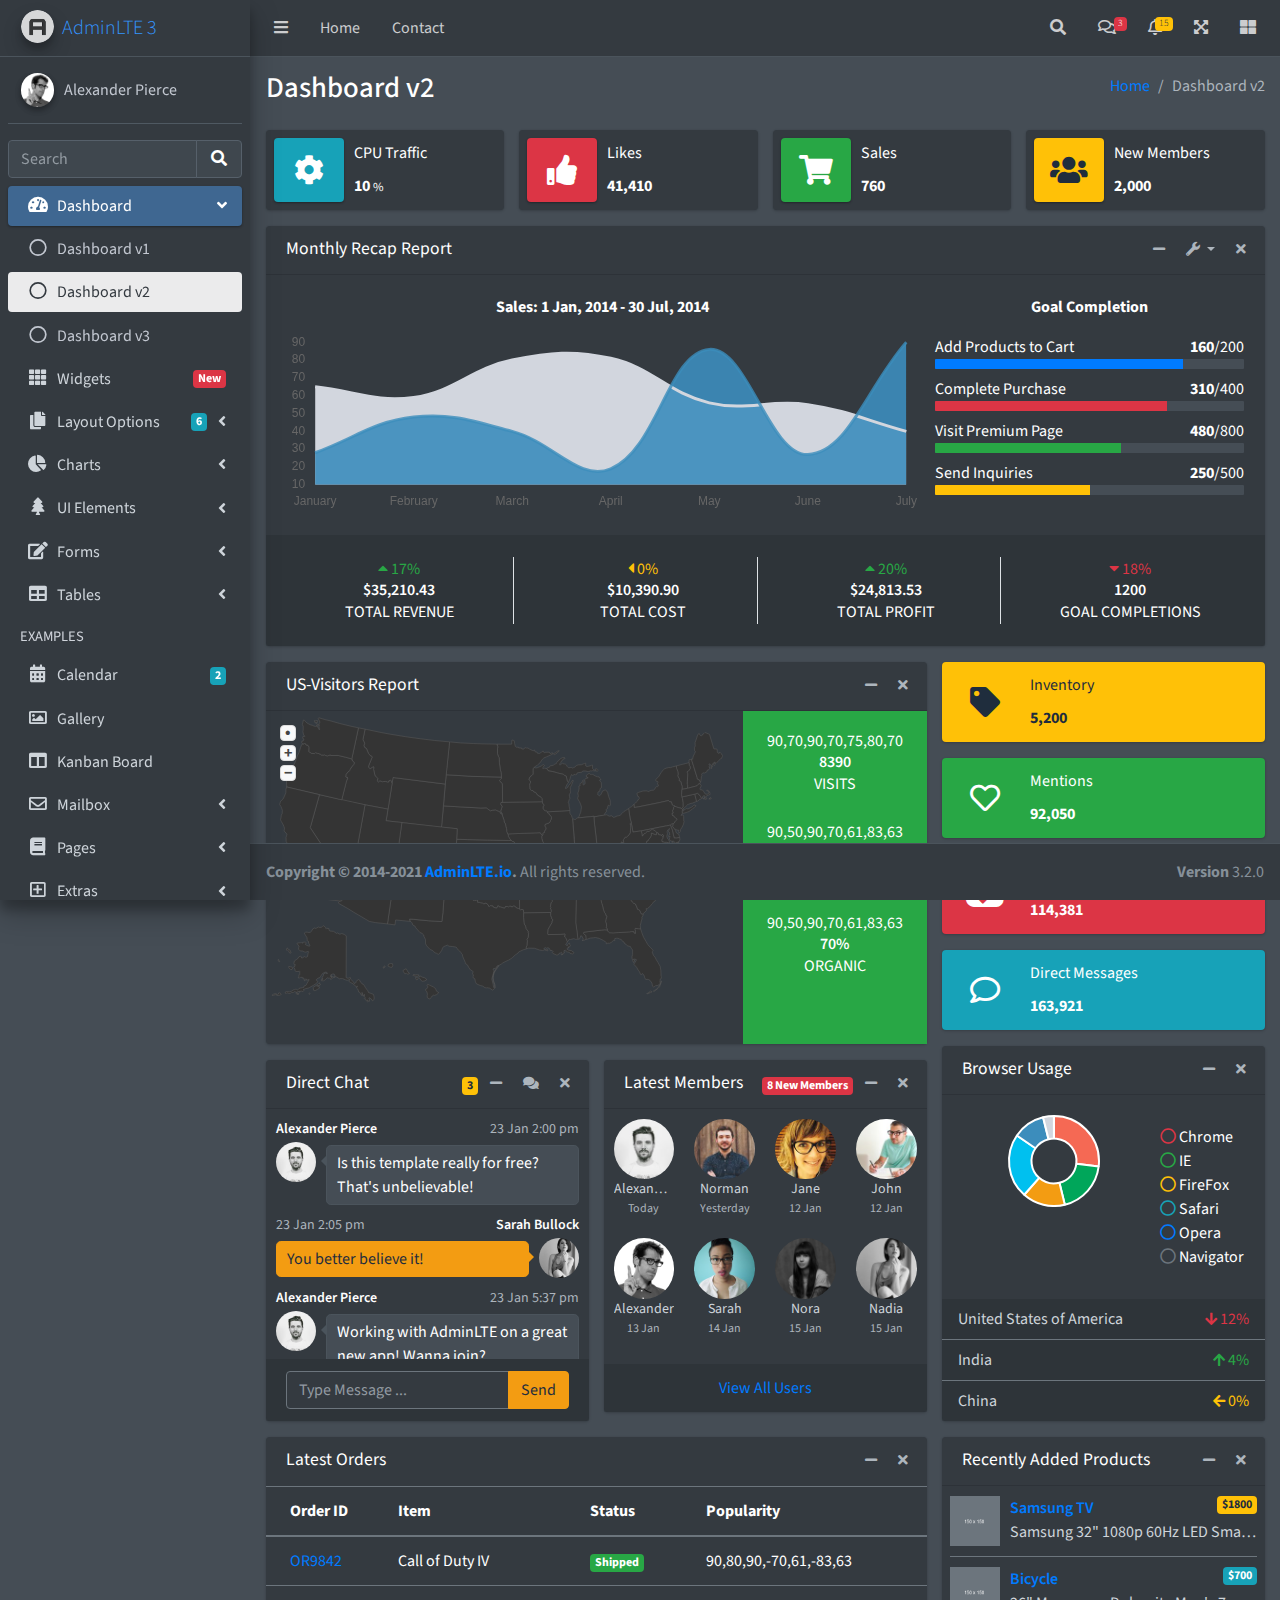
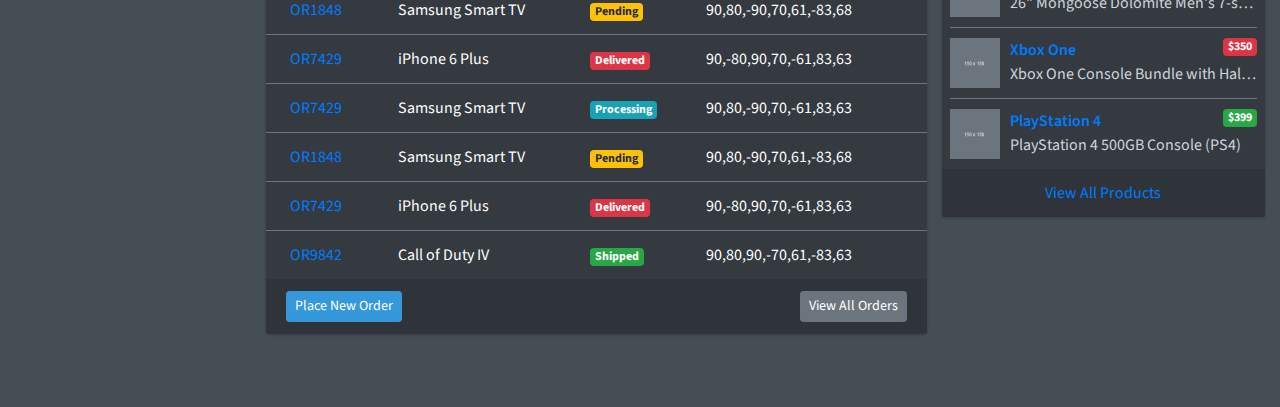
<file: Content/AdminPanel/index2.html>
<!DOCTYPE html>
<html lang="en">
<head>
  <meta charset="utf-8">
  <meta name="viewport" content="width=device-width, initial-scale=1">
  <title>AdminLTE 3 | Dashboard 2</title>

  <!-- Google Font: Source Sans Pro -->
  <link rel="stylesheet" href="https://fonts.googleapis.com/css?family=Source+Sans+Pro:300,400,400i,700&display=fallback">
  <!-- Font Awesome Icons -->
  <link rel="stylesheet" href="plugins/fontawesome-free/css/all.min.css">
  <!-- overlayScrollbars -->
  <link rel="stylesheet" href="plugins/overlayScrollbars/css/OverlayScrollbars.min.css">
  <!-- Theme style -->
  <link rel="stylesheet" href="dist/css/adminlte.min.css">
</head>
<body class="hold-transition dark-mode sidebar-mini layout-fixed layout-navbar-fixed layout-footer-fixed">
<div class="wrapper">

  <!-- Preloader -->
  <div class="preloader flex-column justify-content-center align-items-center">
    <img class="animation__wobble" src="dist/img/AdminLTELogo.png" alt="AdminLTELogo" height="60" width="60">
  </div>

  <!-- Navbar -->
  <nav class="main-header navbar navbar-expand navbar-dark">
    <!-- Left navbar links -->
    <ul class="navbar-nav">
      <li class="nav-item">
        <a class="nav-link" data-widget="pushmenu" href="#" role="button"><i class="fas fa-bars"></i></a>
      </li>
      <li class="nav-item d-none d-sm-inline-block">
        <a href="index3.html" class="nav-link">Home</a>
      </li>
      <li class="nav-item d-none d-sm-inline-block">
        <a href="#" class="nav-link">Contact</a>
      </li>
    </ul>

    <!-- Right navbar links -->
    <ul class="navbar-nav ml-auto">
      <!-- Navbar Search -->
      <li class="nav-item">
        <a class="nav-link" data-widget="navbar-search" href="#" role="button">
          <i class="fas fa-search"></i>
        </a>
        <div class="navbar-search-block">
          <form class="form-inline">
            <div class="input-group input-group-sm">
              <input class="form-control form-control-navbar" type="search" placeholder="Search" aria-label="Search">
              <div class="input-group-append">
                <button class="btn btn-navbar" type="submit">
                  <i class="fas fa-search"></i>
                </button>
                <button class="btn btn-navbar" type="button" data-widget="navbar-search">
                  <i class="fas fa-times"></i>
                </button>
              </div>
            </div>
          </form>
        </div>
      </li>

      <!-- Messages Dropdown Menu -->
      <li class="nav-item dropdown">
        <a class="nav-link" data-toggle="dropdown" href="#">
          <i class="far fa-comments"></i>
          <span class="badge badge-danger navbar-badge">3</span>
        </a>
        <div class="dropdown-menu dropdown-menu-lg dropdown-menu-right">
          <a href="#" class="dropdown-item">
            <!-- Message Start -->
            <div class="media">
              <img src="dist/img/user1-128x128.jpg" alt="User Avatar" class="img-size-50 mr-3 img-circle">
              <div class="media-body">
                <h3 class="dropdown-item-title">
                  Brad Diesel
                  <span class="float-right text-sm text-danger"><i class="fas fa-star"></i></span>
                </h3>
                <p class="text-sm">Call me whenever you can...</p>
                <p class="text-sm text-muted"><i class="far fa-clock mr-1"></i> 4 Hours Ago</p>
              </div>
            </div>
            <!-- Message End -->
          </a>
          <div class="dropdown-divider"></div>
          <a href="#" class="dropdown-item">
            <!-- Message Start -->
            <div class="media">
              <img src="dist/img/user8-128x128.jpg" alt="User Avatar" class="img-size-50 img-circle mr-3">
              <div class="media-body">
                <h3 class="dropdown-item-title">
                  John Pierce
                  <span class="float-right text-sm text-muted"><i class="fas fa-star"></i></span>
                </h3>
                <p class="text-sm">I got your message bro</p>
                <p class="text-sm text-muted"><i class="far fa-clock mr-1"></i> 4 Hours Ago</p>
              </div>
            </div>
            <!-- Message End -->
          </a>
          <div class="dropdown-divider"></div>
          <a href="#" class="dropdown-item">
            <!-- Message Start -->
            <div class="media">
              <img src="dist/img/user3-128x128.jpg" alt="User Avatar" class="img-size-50 img-circle mr-3">
              <div class="media-body">
                <h3 class="dropdown-item-title">
                  Nora Silvester
                  <span class="float-right text-sm text-warning"><i class="fas fa-star"></i></span>
                </h3>
                <p class="text-sm">The subject goes here</p>
                <p class="text-sm text-muted"><i class="far fa-clock mr-1"></i> 4 Hours Ago</p>
              </div>
            </div>
            <!-- Message End -->
          </a>
          <div class="dropdown-divider"></div>
          <a href="#" class="dropdown-item dropdown-footer">See All Messages</a>
        </div>
      </li>
      <!-- Notifications Dropdown Menu -->
      <li class="nav-item dropdown">
        <a class="nav-link" data-toggle="dropdown" href="#">
          <i class="far fa-bell"></i>
          <span class="badge badge-warning navbar-badge">15</span>
        </a>
        <div class="dropdown-menu dropdown-menu-lg dropdown-menu-right">
          <span class="dropdown-item dropdown-header">15 Notifications</span>
          <div class="dropdown-divider"></div>
          <a href="#" class="dropdown-item">
            <i class="fas fa-envelope mr-2"></i> 4 new messages
            <span class="float-right text-muted text-sm">3 mins</span>
          </a>
          <div class="dropdown-divider"></div>
          <a href="#" class="dropdown-item">
            <i class="fas fa-users mr-2"></i> 8 friend requests
            <span class="float-right text-muted text-sm">12 hours</span>
          </a>
          <div class="dropdown-divider"></div>
          <a href="#" class="dropdown-item">
            <i class="fas fa-file mr-2"></i> 3 new reports
            <span class="float-right text-muted text-sm">2 days</span>
          </a>
          <div class="dropdown-divider"></div>
          <a href="#" class="dropdown-item dropdown-footer">See All Notifications</a>
        </div>
      </li>
      <li class="nav-item">
        <a class="nav-link" data-widget="fullscreen" href="#" role="button">
          <i class="fas fa-expand-arrows-alt"></i>
        </a>
      </li>
      <li class="nav-item">
        <a class="nav-link" data-widget="control-sidebar" data-slide="true" href="#" role="button">
          <i class="fas fa-th-large"></i>
        </a>
      </li>
    </ul>
  </nav>
  <!-- /.navbar -->

  <!-- Main Sidebar Container -->
  <aside class="main-sidebar sidebar-dark-primary elevation-4">
    <!-- Brand Logo -->
    <a href="index3.html" class="brand-link">
      <img src="dist/img/AdminLTELogo.png" alt="AdminLTE Logo" class="brand-image img-circle elevation-3" style="opacity: .8">
      <span class="brand-text font-weight-light">AdminLTE 3</span>
    </a>

    <!-- Sidebar -->
    <div class="sidebar">
      <!-- Sidebar user panel (optional) -->
      <div class="user-panel mt-3 pb-3 mb-3 d-flex">
        <div class="image">
          <img src="dist/img/user2-160x160.jpg" class="img-circle elevation-2" alt="User Image">
        </div>
        <div class="info">
          <a href="#" class="d-block">Alexander Pierce</a>
        </div>
      </div>

      <!-- SidebarSearch Form -->
      <div class="form-inline">
        <div class="input-group" data-widget="sidebar-search">
          <input class="form-control form-control-sidebar" type="search" placeholder="Search" aria-label="Search">
          <div class="input-group-append">
            <button class="btn btn-sidebar">
              <i class="fas fa-search fa-fw"></i>
            </button>
          </div>
        </div>
      </div>

      <!-- Sidebar Menu -->
      <nav class="mt-2">
        <ul class="nav nav-pills nav-sidebar flex-column" data-widget="treeview" role="menu" data-accordion="false">
          <!-- Add icons to the links using the .nav-icon class
               with font-awesome or any other icon font library -->
          <li class="nav-item menu-open">
            <a href="#" class="nav-link active">
              <i class="nav-icon fas fa-tachometer-alt"></i>
              <p>
                Dashboard
                <i class="right fas fa-angle-left"></i>
              </p>
            </a>
            <ul class="nav nav-treeview">
              <li class="nav-item">
                <a href="./index.html" class="nav-link">
                  <i class="far fa-circle nav-icon"></i>
                  <p>Dashboard v1</p>
                </a>
              </li>
              <li class="nav-item">
                <a href="./index2.html" class="nav-link active">
                  <i class="far fa-circle nav-icon"></i>
                  <p>Dashboard v2</p>
                </a>
              </li>
              <li class="nav-item">
                <a href="./index3.html" class="nav-link">
                  <i class="far fa-circle nav-icon"></i>
                  <p>Dashboard v3</p>
                </a>
              </li>
            </ul>
          </li>
          <li class="nav-item">
            <a href="pages/widgets.html" class="nav-link">
              <i class="nav-icon fas fa-th"></i>
              <p>
                Widgets
                <span class="right badge badge-danger">New</span>
              </p>
            </a>
          </li>
          <li class="nav-item">
            <a href="#" class="nav-link">
              <i class="nav-icon fas fa-copy"></i>
              <p>
                Layout Options
                <i class="fas fa-angle-left right"></i>
                <span class="badge badge-info right">6</span>
              </p>
            </a>
            <ul class="nav nav-treeview">
              <li class="nav-item">
                <a href="pages/layout/top-nav.html" class="nav-link">
                  <i class="far fa-circle nav-icon"></i>
                  <p>Top Navigation</p>
                </a>
              </li>
              <li class="nav-item">
                <a href="pages/layout/top-nav-sidebar.html" class="nav-link">
                  <i class="far fa-circle nav-icon"></i>
                  <p>Top Navigation + Sidebar</p>
                </a>
              </li>
              <li class="nav-item">
                <a href="pages/layout/boxed.html" class="nav-link">
                  <i class="far fa-circle nav-icon"></i>
                  <p>Boxed</p>
                </a>
              </li>
              <li class="nav-item">
                <a href="pages/layout/fixed-sidebar.html" class="nav-link">
                  <i class="far fa-circle nav-icon"></i>
                  <p>Fixed Sidebar</p>
                </a>
              </li>
              <li class="nav-item">
                <a href="pages/layout/fixed-sidebar-custom.html" class="nav-link">
                  <i class="far fa-circle nav-icon"></i>
                  <p>Fixed Sidebar <small>+ Custom Area</small></p>
                </a>
              </li>
              <li class="nav-item">
                <a href="pages/layout/fixed-topnav.html" class="nav-link">
                  <i class="far fa-circle nav-icon"></i>
                  <p>Fixed Navbar</p>
                </a>
              </li>
              <li class="nav-item">
                <a href="pages/layout/fixed-footer.html" class="nav-link">
                  <i class="far fa-circle nav-icon"></i>
                  <p>Fixed Footer</p>
                </a>
              </li>
              <li class="nav-item">
                <a href="pages/layout/collapsed-sidebar.html" class="nav-link">
                  <i class="far fa-circle nav-icon"></i>
                  <p>Collapsed Sidebar</p>
                </a>
              </li>
            </ul>
          </li>
          <li class="nav-item">
            <a href="#" class="nav-link">
              <i class="nav-icon fas fa-chart-pie"></i>
              <p>
                Charts
                <i class="right fas fa-angle-left"></i>
              </p>
            </a>
            <ul class="nav nav-treeview">
              <li class="nav-item">
                <a href="pages/charts/chartjs.html" class="nav-link">
                  <i class="far fa-circle nav-icon"></i>
                  <p>ChartJS</p>
                </a>
              </li>
              <li class="nav-item">
                <a href="pages/charts/flot.html" class="nav-link">
                  <i class="far fa-circle nav-icon"></i>
                  <p>Flot</p>
                </a>
              </li>
              <li class="nav-item">
                <a href="pages/charts/inline.html" class="nav-link">
                  <i class="far fa-circle nav-icon"></i>
                  <p>Inline</p>
                </a>
              </li>
              <li class="nav-item">
                <a href="pages/charts/uplot.html" class="nav-link">
                  <i class="far fa-circle nav-icon"></i>
                  <p>uPlot</p>
                </a>
              </li>
            </ul>
          </li>
          <li class="nav-item">
            <a href="#" class="nav-link">
              <i class="nav-icon fas fa-tree"></i>
              <p>
                UI Elements
                <i class="fas fa-angle-left right"></i>
              </p>
            </a>
            <ul class="nav nav-treeview">
              <li class="nav-item">
                <a href="pages/UI/general.html" class="nav-link">
                  <i class="far fa-circle nav-icon"></i>
                  <p>General</p>
                </a>
              </li>
              <li class="nav-item">
                <a href="pages/UI/icons.html" class="nav-link">
                  <i class="far fa-circle nav-icon"></i>
                  <p>Icons</p>
                </a>
              </li>
              <li class="nav-item">
                <a href="pages/UI/buttons.html" class="nav-link">
                  <i class="far fa-circle nav-icon"></i>
                  <p>Buttons</p>
                </a>
              </li>
              <li class="nav-item">
                <a href="pages/UI/sliders.html" class="nav-link">
                  <i class="far fa-circle nav-icon"></i>
                  <p>Sliders</p>
                </a>
              </li>
              <li class="nav-item">
                <a href="pages/UI/modals.html" class="nav-link">
                  <i class="far fa-circle nav-icon"></i>
                  <p>Modals & Alerts</p>
                </a>
              </li>
              <li class="nav-item">
                <a href="pages/UI/navbar.html" class="nav-link">
                  <i class="far fa-circle nav-icon"></i>
                  <p>Navbar & Tabs</p>
                </a>
              </li>
              <li class="nav-item">
                <a href="pages/UI/timeline.html" class="nav-link">
                  <i class="far fa-circle nav-icon"></i>
                  <p>Timeline</p>
                </a>
              </li>
              <li class="nav-item">
                <a href="pages/UI/ribbons.html" class="nav-link">
                  <i class="far fa-circle nav-icon"></i>
                  <p>Ribbons</p>
                </a>
              </li>
            </ul>
          </li>
          <li class="nav-item">
            <a href="#" class="nav-link">
              <i class="nav-icon fas fa-edit"></i>
              <p>
                Forms
                <i class="fas fa-angle-left right"></i>
              </p>
            </a>
            <ul class="nav nav-treeview">
              <li class="nav-item">
                <a href="pages/forms/general.html" class="nav-link">
                  <i class="far fa-circle nav-icon"></i>
                  <p>General Elements</p>
                </a>
              </li>
              <li class="nav-item">
                <a href="pages/forms/advanced.html" class="nav-link">
                  <i class="far fa-circle nav-icon"></i>
                  <p>Advanced Elements</p>
                </a>
              </li>
              <li class="nav-item">
                <a href="pages/forms/editors.html" class="nav-link">
                  <i class="far fa-circle nav-icon"></i>
                  <p>Editors</p>
                </a>
              </li>
              <li class="nav-item">
                <a href="pages/forms/validation.html" class="nav-link">
                  <i class="far fa-circle nav-icon"></i>
                  <p>Validation</p>
                </a>
              </li>
            </ul>
          </li>
          <li class="nav-item">
            <a href="#" class="nav-link">
              <i class="nav-icon fas fa-table"></i>
              <p>
                Tables
                <i class="fas fa-angle-left right"></i>
              </p>
            </a>
            <ul class="nav nav-treeview">
              <li class="nav-item">
                <a href="pages/tables/simple.html" class="nav-link">
                  <i class="far fa-circle nav-icon"></i>
                  <p>Simple Tables</p>
                </a>
              </li>
              <li class="nav-item">
                <a href="pages/tables/data.html" class="nav-link">
                  <i class="far fa-circle nav-icon"></i>
                  <p>DataTables</p>
                </a>
              </li>
              <li class="nav-item">
                <a href="pages/tables/jsgrid.html" class="nav-link">
                  <i class="far fa-circle nav-icon"></i>
                  <p>jsGrid</p>
                </a>
              </li>
            </ul>
          </li>
          <li class="nav-header">EXAMPLES</li>
          <li class="nav-item">
            <a href="pages/calendar.html" class="nav-link">
              <i class="nav-icon fas fa-calendar-alt"></i>
              <p>
                Calendar
                <span class="badge badge-info right">2</span>
              </p>
            </a>
          </li>
          <li class="nav-item">
            <a href="pages/gallery.html" class="nav-link">
              <i class="nav-icon far fa-image"></i>
              <p>
                Gallery
              </p>
            </a>
          </li>
          <li class="nav-item">
            <a href="pages/kanban.html" class="nav-link">
              <i class="nav-icon fas fa-columns"></i>
              <p>
                Kanban Board
              </p>
            </a>
          </li>
          <li class="nav-item">
            <a href="#" class="nav-link">
              <i class="nav-icon far fa-envelope"></i>
              <p>
                Mailbox
                <i class="fas fa-angle-left right"></i>
              </p>
            </a>
            <ul class="nav nav-treeview">
              <li class="nav-item">
                <a href="pages/mailbox/mailbox.html" class="nav-link">
                  <i class="far fa-circle nav-icon"></i>
                  <p>Inbox</p>
                </a>
              </li>
              <li class="nav-item">
                <a href="pages/mailbox/compose.html" class="nav-link">
                  <i class="far fa-circle nav-icon"></i>
                  <p>Compose</p>
                </a>
              </li>
              <li class="nav-item">
                <a href="pages/mailbox/read-mail.html" class="nav-link">
                  <i class="far fa-circle nav-icon"></i>
                  <p>Read</p>
                </a>
              </li>
            </ul>
          </li>
          <li class="nav-item">
            <a href="#" class="nav-link">
              <i class="nav-icon fas fa-book"></i>
              <p>
                Pages
                <i class="fas fa-angle-left right"></i>
              </p>
            </a>
            <ul class="nav nav-treeview">
              <li class="nav-item">
                <a href="pages/examples/invoice.html" class="nav-link">
                  <i class="far fa-circle nav-icon"></i>
                  <p>Invoice</p>
                </a>
              </li>
              <li class="nav-item">
                <a href="pages/examples/profile.html" class="nav-link">
                  <i class="far fa-circle nav-icon"></i>
                  <p>Profile</p>
                </a>
              </li>
              <li class="nav-item">
                <a href="pages/examples/e-commerce.html" class="nav-link">
                  <i class="far fa-circle nav-icon"></i>
                  <p>E-commerce</p>
                </a>
              </li>
              <li class="nav-item">
                <a href="pages/examples/projects.html" class="nav-link">
                  <i class="far fa-circle nav-icon"></i>
                  <p>Projects</p>
                </a>
              </li>
              <li class="nav-item">
                <a href="pages/examples/project-add.html" class="nav-link">
                  <i class="far fa-circle nav-icon"></i>
                  <p>Project Add</p>
                </a>
              </li>
              <li class="nav-item">
                <a href="pages/examples/project-edit.html" class="nav-link">
                  <i class="far fa-circle nav-icon"></i>
                  <p>Project Edit</p>
                </a>
              </li>
              <li class="nav-item">
                <a href="pages/examples/project-detail.html" class="nav-link">
                  <i class="far fa-circle nav-icon"></i>
                  <p>Project Detail</p>
                </a>
              </li>
              <li class="nav-item">
                <a href="pages/examples/contacts.html" class="nav-link">
                  <i class="far fa-circle nav-icon"></i>
                  <p>Contacts</p>
                </a>
              </li>
              <li class="nav-item">
                <a href="pages/examples/faq.html" class="nav-link">
                  <i class="far fa-circle nav-icon"></i>
                  <p>FAQ</p>
                </a>
              </li>
              <li class="nav-item">
                <a href="pages/examples/contact-us.html" class="nav-link">
                  <i class="far fa-circle nav-icon"></i>
                  <p>Contact us</p>
                </a>
              </li>
            </ul>
          </li>
          <li class="nav-item">
            <a href="#" class="nav-link">
              <i class="nav-icon far fa-plus-square"></i>
              <p>
                Extras
                <i class="fas fa-angle-left right"></i>
              </p>
            </a>
            <ul class="nav nav-treeview">
              <li class="nav-item">
                <a href="#" class="nav-link">
                  <i class="far fa-circle nav-icon"></i>
                  <p>
                    Login & Register v1
                    <i class="fas fa-angle-left right"></i>
                  </p>
                </a>
                <ul class="nav nav-treeview">
                  <li class="nav-item">
                    <a href="pages/examples/login.html" class="nav-link">
                      <i class="far fa-circle nav-icon"></i>
                      <p>Login v1</p>
                    </a>
                  </li>
                  <li class="nav-item">
                    <a href="pages/examples/register.html" class="nav-link">
                      <i class="far fa-circle nav-icon"></i>
                      <p>Register v1</p>
                    </a>
                  </li>
                  <li class="nav-item">
                    <a href="pages/examples/forgot-password.html" class="nav-link">
                      <i class="far fa-circle nav-icon"></i>
                      <p>Forgot Password v1</p>
                    </a>
                  </li>
                  <li class="nav-item">
                    <a href="pages/examples/recover-password.html" class="nav-link">
                      <i class="far fa-circle nav-icon"></i>
                      <p>Recover Password v1</p>
                    </a>
                  </li>
                </ul>
              </li>
              <li class="nav-item">
                <a href="#" class="nav-link">
                  <i class="far fa-circle nav-icon"></i>
                  <p>
                    Login & Register v2
                    <i class="fas fa-angle-left right"></i>
                  </p>
                </a>
                <ul class="nav nav-treeview">
                  <li class="nav-item">
                    <a href="pages/examples/login-v2.html" class="nav-link">
                      <i class="far fa-circle nav-icon"></i>
                      <p>Login v2</p>
                    </a>
                  </li>
                  <li class="nav-item">
                    <a href="pages/examples/register-v2.html" class="nav-link">
                      <i class="far fa-circle nav-icon"></i>
                      <p>Register v2</p>
                    </a>
                  </li>
                  <li class="nav-item">
                    <a href="pages/examples/forgot-password-v2.html" class="nav-link">
                      <i class="far fa-circle nav-icon"></i>
                      <p>Forgot Password v2</p>
                    </a>
                  </li>
                  <li class="nav-item">
                    <a href="pages/examples/recover-password-v2.html" class="nav-link">
                      <i class="far fa-circle nav-icon"></i>
                      <p>Recover Password v2</p>
                    </a>
                  </li>
                </ul>
              </li>
              <li class="nav-item">
                <a href="pages/examples/lockscreen.html" class="nav-link">
                  <i class="far fa-circle nav-icon"></i>
                  <p>Lockscreen</p>
                </a>
              </li>
              <li class="nav-item">
                <a href="pages/examples/legacy-user-menu.html" class="nav-link">
                  <i class="far fa-circle nav-icon"></i>
                  <p>Legacy User Menu</p>
                </a>
              </li>
              <li class="nav-item">
                <a href="pages/examples/language-menu.html" class="nav-link">
                  <i class="far fa-circle nav-icon"></i>
                  <p>Language Menu</p>
                </a>
              </li>
              <li class="nav-item">
                <a href="pages/examples/404.html" class="nav-link">
                  <i class="far fa-circle nav-icon"></i>
                  <p>Error 404</p>
                </a>
              </li>
              <li class="nav-item">
                <a href="pages/examples/500.html" class="nav-link">
                  <i class="far fa-circle nav-icon"></i>
                  <p>Error 500</p>
                </a>
              </li>
              <li class="nav-item">
                <a href="pages/examples/pace.html" class="nav-link">
                  <i class="far fa-circle nav-icon"></i>
                  <p>Pace</p>
                </a>
              </li>
              <li class="nav-item">
                <a href="pages/examples/blank.html" class="nav-link">
                  <i class="far fa-circle nav-icon"></i>
                  <p>Blank Page</p>
                </a>
              </li>
              <li class="nav-item">
                <a href="starter.html" class="nav-link">
                  <i class="far fa-circle nav-icon"></i>
                  <p>Starter Page</p>
                </a>
              </li>
            </ul>
          </li>
          <li class="nav-item">
            <a href="#" class="nav-link">
              <i class="nav-icon fas fa-search"></i>
              <p>
                Search
                <i class="fas fa-angle-left right"></i>
              </p>
            </a>
            <ul class="nav nav-treeview">
              <li class="nav-item">
                <a href="pages/search/simple.html" class="nav-link">
                  <i class="far fa-circle nav-icon"></i>
                  <p>Simple Search</p>
                </a>
              </li>
              <li class="nav-item">
                <a href="pages/search/enhanced.html" class="nav-link">
                  <i class="far fa-circle nav-icon"></i>
                  <p>Enhanced</p>
                </a>
              </li>
            </ul>
          </li>
          <li class="nav-header">MISCELLANEOUS</li>
          <li class="nav-item">
            <a href="iframe.html" class="nav-link">
              <i class="nav-icon fas fa-ellipsis-h"></i>
              <p>Tabbed IFrame Plugin</p>
            </a>
          </li>
          <li class="nav-item">
            <a href="https://adminlte.io/docs/3.1/" class="nav-link">
              <i class="nav-icon fas fa-file"></i>
              <p>Documentation</p>
            </a>
          </li>
          <li class="nav-header">MULTI LEVEL EXAMPLE</li>
          <li class="nav-item">
            <a href="#" class="nav-link">
              <i class="fas fa-circle nav-icon"></i>
              <p>Level 1</p>
            </a>
          </li>
          <li class="nav-item">
            <a href="#" class="nav-link">
              <i class="nav-icon fas fa-circle"></i>
              <p>
                Level 1
                <i class="right fas fa-angle-left"></i>
              </p>
            </a>
            <ul class="nav nav-treeview">
              <li class="nav-item">
                <a href="#" class="nav-link">
                  <i class="far fa-circle nav-icon"></i>
                  <p>Level 2</p>
                </a>
              </li>
              <li class="nav-item">
                <a href="#" class="nav-link">
                  <i class="far fa-circle nav-icon"></i>
                  <p>
                    Level 2
                    <i class="right fas fa-angle-left"></i>
                  </p>
                </a>
                <ul class="nav nav-treeview">
                  <li class="nav-item">
                    <a href="#" class="nav-link">
                      <i class="far fa-dot-circle nav-icon"></i>
                      <p>Level 3</p>
                    </a>
                  </li>
                  <li class="nav-item">
                    <a href="#" class="nav-link">
                      <i class="far fa-dot-circle nav-icon"></i>
                      <p>Level 3</p>
                    </a>
                  </li>
                  <li class="nav-item">
                    <a href="#" class="nav-link">
                      <i class="far fa-dot-circle nav-icon"></i>
                      <p>Level 3</p>
                    </a>
                  </li>
                </ul>
              </li>
              <li class="nav-item">
                <a href="#" class="nav-link">
                  <i class="far fa-circle nav-icon"></i>
                  <p>Level 2</p>
                </a>
              </li>
            </ul>
          </li>
          <li class="nav-item">
            <a href="#" class="nav-link">
              <i class="fas fa-circle nav-icon"></i>
              <p>Level 1</p>
            </a>
          </li>
          <li class="nav-header">LABELS</li>
          <li class="nav-item">
            <a href="#" class="nav-link">
              <i class="nav-icon far fa-circle text-danger"></i>
              <p class="text">Important</p>
            </a>
          </li>
          <li class="nav-item">
            <a href="#" class="nav-link">
              <i class="nav-icon far fa-circle text-warning"></i>
              <p>Warning</p>
            </a>
          </li>
          <li class="nav-item">
            <a href="#" class="nav-link">
              <i class="nav-icon far fa-circle text-info"></i>
              <p>Informational</p>
            </a>
          </li>
        </ul>
      </nav>
      <!-- /.sidebar-menu -->
    </div>
    <!-- /.sidebar -->
  </aside>

  <!-- Content Wrapper. Contains page content -->
  <div class="content-wrapper">
    <!-- Content Header (Page header) -->
    <div class="content-header">
      <div class="container-fluid">
        <div class="row mb-2">
          <div class="col-sm-6">
            <h1 class="m-0">Dashboard v2</h1>
          </div><!-- /.col -->
          <div class="col-sm-6">
            <ol class="breadcrumb float-sm-right">
              <li class="breadcrumb-item"><a href="#">Home</a></li>
              <li class="breadcrumb-item active">Dashboard v2</li>
            </ol>
          </div><!-- /.col -->
        </div><!-- /.row -->
      </div><!-- /.container-fluid -->
    </div>
    <!-- /.content-header -->

    <!-- Main content -->
    <section class="content">
      <div class="container-fluid">
        <!-- Info boxes -->
        <div class="row">
          <div class="col-12 col-sm-6 col-md-3">
            <div class="info-box">
              <span class="info-box-icon bg-info elevation-1"><i class="fas fa-cog"></i></span>

              <div class="info-box-content">
                <span class="info-box-text">CPU Traffic</span>
                <span class="info-box-number">
                  10
                  <small>%</small>
                </span>
              </div>
              <!-- /.info-box-content -->
            </div>
            <!-- /.info-box -->
          </div>
          <!-- /.col -->
          <div class="col-12 col-sm-6 col-md-3">
            <div class="info-box mb-3">
              <span class="info-box-icon bg-danger elevation-1"><i class="fas fa-thumbs-up"></i></span>

              <div class="info-box-content">
                <span class="info-box-text">Likes</span>
                <span class="info-box-number">41,410</span>
              </div>
              <!-- /.info-box-content -->
            </div>
            <!-- /.info-box -->
          </div>
          <!-- /.col -->

          <!-- fix for small devices only -->
          <div class="clearfix hidden-md-up"></div>

          <div class="col-12 col-sm-6 col-md-3">
            <div class="info-box mb-3">
              <span class="info-box-icon bg-success elevation-1"><i class="fas fa-shopping-cart"></i></span>

              <div class="info-box-content">
                <span class="info-box-text">Sales</span>
                <span class="info-box-number">760</span>
              </div>
              <!-- /.info-box-content -->
            </div>
            <!-- /.info-box -->
          </div>
          <!-- /.col -->
          <div class="col-12 col-sm-6 col-md-3">
            <div class="info-box mb-3">
              <span class="info-box-icon bg-warning elevation-1"><i class="fas fa-users"></i></span>

              <div class="info-box-content">
                <span class="info-box-text">New Members</span>
                <span class="info-box-number">2,000</span>
              </div>
              <!-- /.info-box-content -->
            </div>
            <!-- /.info-box -->
          </div>
          <!-- /.col -->
        </div>
        <!-- /.row -->

        <div class="row">
          <div class="col-md-12">
            <div class="card">
              <div class="card-header">
                <h5 class="card-title">Monthly Recap Report</h5>

                <div class="card-tools">
                  <button type="button" class="btn btn-tool" data-card-widget="collapse">
                    <i class="fas fa-minus"></i>
                  </button>
                  <div class="btn-group">
                    <button type="button" class="btn btn-tool dropdown-toggle" data-toggle="dropdown">
                      <i class="fas fa-wrench"></i>
                    </button>
                    <div class="dropdown-menu dropdown-menu-right" role="menu">
                      <a href="#" class="dropdown-item">Action</a>
                      <a href="#" class="dropdown-item">Another action</a>
                      <a href="#" class="dropdown-item">Something else here</a>
                      <a class="dropdown-divider"></a>
                      <a href="#" class="dropdown-item">Separated link</a>
                    </div>
                  </div>
                  <button type="button" class="btn btn-tool" data-card-widget="remove">
                    <i class="fas fa-times"></i>
                  </button>
                </div>
              </div>
              <!-- /.card-header -->
              <div class="card-body">
                <div class="row">
                  <div class="col-md-8">
                    <p class="text-center">
                      <strong>Sales: 1 Jan, 2014 - 30 Jul, 2014</strong>
                    </p>

                    <div class="chart">
                      <!-- Sales Chart Canvas -->
                      <canvas id="salesChart" height="180" style="height: 180px;"></canvas>
                    </div>
                    <!-- /.chart-responsive -->
                  </div>
                  <!-- /.col -->
                  <div class="col-md-4">
                    <p class="text-center">
                      <strong>Goal Completion</strong>
                    </p>

                    <div class="progress-group">
                      Add Products to Cart
                      <span class="float-right"><b>160</b>/200</span>
                      <div class="progress progress-sm">
                        <div class="progress-bar bg-primary" style="width: 80%"></div>
                      </div>
                    </div>
                    <!-- /.progress-group -->

                    <div class="progress-group">
                      Complete Purchase
                      <span class="float-right"><b>310</b>/400</span>
                      <div class="progress progress-sm">
                        <div class="progress-bar bg-danger" style="width: 75%"></div>
                      </div>
                    </div>

                    <!-- /.progress-group -->
                    <div class="progress-group">
                      <span class="progress-text">Visit Premium Page</span>
                      <span class="float-right"><b>480</b>/800</span>
                      <div class="progress progress-sm">
                        <div class="progress-bar bg-success" style="width: 60%"></div>
                      </div>
                    </div>

                    <!-- /.progress-group -->
                    <div class="progress-group">
                      Send Inquiries
                      <span class="float-right"><b>250</b>/500</span>
                      <div class="progress progress-sm">
                        <div class="progress-bar bg-warning" style="width: 50%"></div>
                      </div>
                    </div>
                    <!-- /.progress-group -->
                  </div>
                  <!-- /.col -->
                </div>
                <!-- /.row -->
              </div>
              <!-- ./card-body -->
              <div class="card-footer">
                <div class="row">
                  <div class="col-sm-3 col-6">
                    <div class="description-block border-right">
                      <span class="description-percentage text-success"><i class="fas fa-caret-up"></i> 17%</span>
                      <h5 class="description-header">$35,210.43</h5>
                      <span class="description-text">TOTAL REVENUE</span>
                    </div>
                    <!-- /.description-block -->
                  </div>
                  <!-- /.col -->
                  <div class="col-sm-3 col-6">
                    <div class="description-block border-right">
                      <span class="description-percentage text-warning"><i class="fas fa-caret-left"></i> 0%</span>
                      <h5 class="description-header">$10,390.90</h5>
                      <span class="description-text">TOTAL COST</span>
                    </div>
                    <!-- /.description-block -->
                  </div>
                  <!-- /.col -->
                  <div class="col-sm-3 col-6">
                    <div class="description-block border-right">
                      <span class="description-percentage text-success"><i class="fas fa-caret-up"></i> 20%</span>
                      <h5 class="description-header">$24,813.53</h5>
                      <span class="description-text">TOTAL PROFIT</span>
                    </div>
                    <!-- /.description-block -->
                  </div>
                  <!-- /.col -->
                  <div class="col-sm-3 col-6">
                    <div class="description-block">
                      <span class="description-percentage text-danger"><i class="fas fa-caret-down"></i> 18%</span>
                      <h5 class="description-header">1200</h5>
                      <span class="description-text">GOAL COMPLETIONS</span>
                    </div>
                    <!-- /.description-block -->
                  </div>
                </div>
                <!-- /.row -->
              </div>
              <!-- /.card-footer -->
            </div>
            <!-- /.card -->
          </div>
          <!-- /.col -->
        </div>
        <!-- /.row -->

        <!-- Main row -->
        <div class="row">
          <!-- Left col -->
          <div class="col-md-8">
            <!-- MAP & BOX PANE -->
            <div class="card">
              <div class="card-header">
                <h3 class="card-title">US-Visitors Report</h3>

                <div class="card-tools">
                  <button type="button" class="btn btn-tool" data-card-widget="collapse">
                    <i class="fas fa-minus"></i>
                  </button>
                  <button type="button" class="btn btn-tool" data-card-widget="remove">
                    <i class="fas fa-times"></i>
                  </button>
                </div>
              </div>
              <!-- /.card-header -->
              <div class="card-body p-0">
                <div class="d-md-flex">
                  <div class="p-1 flex-fill" style="overflow: hidden">
                    <!-- Map will be created here -->
                    <div id="world-map-markers" style="height: 325px; overflow: hidden">
                      <div class="map"></div>
                    </div>
                  </div>
                  <div class="card-pane-right bg-success pt-2 pb-2 pl-4 pr-4">
                    <div class="description-block mb-4">
                      <div class="sparkbar pad" data-color="#fff">90,70,90,70,75,80,70</div>
                      <h5 class="description-header">8390</h5>
                      <span class="description-text">Visits</span>
                    </div>
                    <!-- /.description-block -->
                    <div class="description-block mb-4">
                      <div class="sparkbar pad" data-color="#fff">90,50,90,70,61,83,63</div>
                      <h5 class="description-header">30%</h5>
                      <span class="description-text">Referrals</span>
                    </div>
                    <!-- /.description-block -->
                    <div class="description-block">
                      <div class="sparkbar pad" data-color="#fff">90,50,90,70,61,83,63</div>
                      <h5 class="description-header">70%</h5>
                      <span class="description-text">Organic</span>
                    </div>
                    <!-- /.description-block -->
                  </div><!-- /.card-pane-right -->
                </div><!-- /.d-md-flex -->
              </div>
              <!-- /.card-body -->
            </div>
            <!-- /.card -->
            <div class="row">
              <div class="col-md-6">
                <!-- DIRECT CHAT -->
                <div class="card direct-chat direct-chat-warning">
                  <div class="card-header">
                    <h3 class="card-title">Direct Chat</h3>

                    <div class="card-tools">
                      <span title="3 New Messages" class="badge badge-warning">3</span>
                      <button type="button" class="btn btn-tool" data-card-widget="collapse">
                        <i class="fas fa-minus"></i>
                      </button>
                      <button type="button" class="btn btn-tool" title="Contacts" data-widget="chat-pane-toggle">
                        <i class="fas fa-comments"></i>
                      </button>
                      <button type="button" class="btn btn-tool" data-card-widget="remove">
                        <i class="fas fa-times"></i>
                      </button>
                    </div>
                  </div>
                  <!-- /.card-header -->
                  <div class="card-body">
                    <!-- Conversations are loaded here -->
                    <div class="direct-chat-messages">
                      <!-- Message. Default to the left -->
                      <div class="direct-chat-msg">
                        <div class="direct-chat-infos clearfix">
                          <span class="direct-chat-name float-left">Alexander Pierce</span>
                          <span class="direct-chat-timestamp float-right">23 Jan 2:00 pm</span>
                        </div>
                        <!-- /.direct-chat-infos -->
                        <img class="direct-chat-img" src="dist/img/user1-128x128.jpg" alt="message user image">
                        <!-- /.direct-chat-img -->
                        <div class="direct-chat-text">
                          Is this template really for free? That's unbelievable!
                        </div>
                        <!-- /.direct-chat-text -->
                      </div>
                      <!-- /.direct-chat-msg -->

                      <!-- Message to the right -->
                      <div class="direct-chat-msg right">
                        <div class="direct-chat-infos clearfix">
                          <span class="direct-chat-name float-right">Sarah Bullock</span>
                          <span class="direct-chat-timestamp float-left">23 Jan 2:05 pm</span>
                        </div>
                        <!-- /.direct-chat-infos -->
                        <img class="direct-chat-img" src="dist/img/user3-128x128.jpg" alt="message user image">
                        <!-- /.direct-chat-img -->
                        <div class="direct-chat-text">
                          You better believe it!
                        </div>
                        <!-- /.direct-chat-text -->
                      </div>
                      <!-- /.direct-chat-msg -->

                      <!-- Message. Default to the left -->
                      <div class="direct-chat-msg">
                        <div class="direct-chat-infos clearfix">
                          <span class="direct-chat-name float-left">Alexander Pierce</span>
                          <span class="direct-chat-timestamp float-right">23 Jan 5:37 pm</span>
                        </div>
                        <!-- /.direct-chat-infos -->
                        <img class="direct-chat-img" src="dist/img/user1-128x128.jpg" alt="message user image">
                        <!-- /.direct-chat-img -->
                        <div class="direct-chat-text">
                          Working with AdminLTE on a great new app! Wanna join?
                        </div>
                        <!-- /.direct-chat-text -->
                      </div>
                      <!-- /.direct-chat-msg -->

                      <!-- Message to the right -->
                      <div class="direct-chat-msg right">
                        <div class="direct-chat-infos clearfix">
                          <span class="direct-chat-name float-right">Sarah Bullock</span>
                          <span class="direct-chat-timestamp float-left">23 Jan 6:10 pm</span>
                        </div>
                        <!-- /.direct-chat-infos -->
                        <img class="direct-chat-img" src="dist/img/user3-128x128.jpg" alt="message user image">
                        <!-- /.direct-chat-img -->
                        <div class="direct-chat-text">
                          I would love to.
                        </div>
                        <!-- /.direct-chat-text -->
                      </div>
                      <!-- /.direct-chat-msg -->

                    </div>
                    <!--/.direct-chat-messages-->

                    <!-- Contacts are loaded here -->
                    <div class="direct-chat-contacts">
                      <ul class="contacts-list">
                        <li>
                          <a href="#">
                            <img class="contacts-list-img" src="dist/img/user1-128x128.jpg" alt="User Avatar">

                            <div class="contacts-list-info">
                              <span class="contacts-list-name">
                                Count Dracula
                                <small class="contacts-list-date float-right">2/28/2015</small>
                              </span>
                              <span class="contacts-list-msg">How have you been? I was...</span>
                            </div>
                            <!-- /.contacts-list-info -->
                          </a>
                        </li>
                        <!-- End Contact Item -->
                        <li>
                          <a href="#">
                            <img class="contacts-list-img" src="dist/img/user7-128x128.jpg" alt="User Avatar">

                            <div class="contacts-list-info">
                              <span class="contacts-list-name">
                                Sarah Doe
                                <small class="contacts-list-date float-right">2/23/2015</small>
                              </span>
                              <span class="contacts-list-msg">I will be waiting for...</span>
                            </div>
                            <!-- /.contacts-list-info -->
                          </a>
                        </li>
                        <!-- End Contact Item -->
                        <li>
                          <a href="#">
                            <img class="contacts-list-img" src="dist/img/user3-128x128.jpg" alt="User Avatar">

                            <div class="contacts-list-info">
                              <span class="contacts-list-name">
                                Nadia Jolie
                                <small class="contacts-list-date float-right">2/20/2015</small>
                              </span>
                              <span class="contacts-list-msg">I'll call you back at...</span>
                            </div>
                            <!-- /.contacts-list-info -->
                          </a>
                        </li>
                        <!-- End Contact Item -->
                        <li>
                          <a href="#">
                            <img class="contacts-list-img" src="dist/img/user5-128x128.jpg" alt="User Avatar">

                            <div class="contacts-list-info">
                              <span class="contacts-list-name">
                                Nora S. Vans
                                <small class="contacts-list-date float-right">2/10/2015</small>
                              </span>
                              <span class="contacts-list-msg">Where is your new...</span>
                            </div>
                            <!-- /.contacts-list-info -->
                          </a>
                        </li>
                        <!-- End Contact Item -->
                        <li>
                          <a href="#">
                            <img class="contacts-list-img" src="dist/img/user6-128x128.jpg" alt="User Avatar">

                            <div class="contacts-list-info">
                              <span class="contacts-list-name">
                                John K.
                                <small class="contacts-list-date float-right">1/27/2015</small>
                              </span>
                              <span class="contacts-list-msg">Can I take a look at...</span>
                            </div>
                            <!-- /.contacts-list-info -->
                          </a>
                        </li>
                        <!-- End Contact Item -->
                        <li>
                          <a href="#">
                            <img class="contacts-list-img" src="dist/img/user8-128x128.jpg" alt="User Avatar">

                            <div class="contacts-list-info">
                              <span class="contacts-list-name">
                                Kenneth M.
                                <small class="contacts-list-date float-right">1/4/2015</small>
                              </span>
                              <span class="contacts-list-msg">Never mind I found...</span>
                            </div>
                            <!-- /.contacts-list-info -->
                          </a>
                        </li>
                        <!-- End Contact Item -->
                      </ul>
                      <!-- /.contacts-list -->
                    </div>
                    <!-- /.direct-chat-pane -->
                  </div>
                  <!-- /.card-body -->
                  <div class="card-footer">
                    <form action="#" method="post">
                      <div class="input-group">
                        <input type="text" name="message" placeholder="Type Message ..." class="form-control">
                        <span class="input-group-append">
                          <button type="button" class="btn btn-warning">Send</button>
                        </span>
                      </div>
                    </form>
                  </div>
                  <!-- /.card-footer-->
                </div>
                <!--/.direct-chat -->
              </div>
              <!-- /.col -->

              <div class="col-md-6">
                <!-- USERS LIST -->
                <div class="card">
                  <div class="card-header">
                    <h3 class="card-title">Latest Members</h3>

                    <div class="card-tools">
                      <span class="badge badge-danger">8 New Members</span>
                      <button type="button" class="btn btn-tool" data-card-widget="collapse">
                        <i class="fas fa-minus"></i>
                      </button>
                      <button type="button" class="btn btn-tool" data-card-widget="remove">
                        <i class="fas fa-times"></i>
                      </button>
                    </div>
                  </div>
                  <!-- /.card-header -->
                  <div class="card-body p-0">
                    <ul class="users-list clearfix">
                      <li>
                        <img src="dist/img/user1-128x128.jpg" alt="User Image">
                        <a class="users-list-name" href="#">Alexander Pierce</a>
                        <span class="users-list-date">Today</span>
                      </li>
                      <li>
                        <img src="dist/img/user8-128x128.jpg" alt="User Image">
                        <a class="users-list-name" href="#">Norman</a>
                        <span class="users-list-date">Yesterday</span>
                      </li>
                      <li>
                        <img src="dist/img/user7-128x128.jpg" alt="User Image">
                        <a class="users-list-name" href="#">Jane</a>
                        <span class="users-list-date">12 Jan</span>
                      </li>
                      <li>
                        <img src="dist/img/user6-128x128.jpg" alt="User Image">
                        <a class="users-list-name" href="#">John</a>
                        <span class="users-list-date">12 Jan</span>
                      </li>
                      <li>
                        <img src="dist/img/user2-160x160.jpg" alt="User Image">
                        <a class="users-list-name" href="#">Alexander</a>
                        <span class="users-list-date">13 Jan</span>
                      </li>
                      <li>
                        <img src="dist/img/user5-128x128.jpg" alt="User Image">
                        <a class="users-list-name" href="#">Sarah</a>
                        <span class="users-list-date">14 Jan</span>
                      </li>
                      <li>
                        <img src="dist/img/user4-128x128.jpg" alt="User Image">
                        <a class="users-list-name" href="#">Nora</a>
                        <span class="users-list-date">15 Jan</span>
                      </li>
                      <li>
                        <img src="dist/img/user3-128x128.jpg" alt="User Image">
                        <a class="users-list-name" href="#">Nadia</a>
                        <span class="users-list-date">15 Jan</span>
                      </li>
                    </ul>
                    <!-- /.users-list -->
                  </div>
                  <!-- /.card-body -->
                  <div class="card-footer text-center">
                    <a href="javascript:">View All Users</a>
                  </div>
                  <!-- /.card-footer -->
                </div>
                <!--/.card -->
              </div>
              <!-- /.col -->
            </div>
            <!-- /.row -->

            <!-- TABLE: LATEST ORDERS -->
            <div class="card">
              <div class="card-header border-transparent">
                <h3 class="card-title">Latest Orders</h3>

                <div class="card-tools">
                  <button type="button" class="btn btn-tool" data-card-widget="collapse">
                    <i class="fas fa-minus"></i>
                  </button>
                  <button type="button" class="btn btn-tool" data-card-widget="remove">
                    <i class="fas fa-times"></i>
                  </button>
                </div>
              </div>
              <!-- /.card-header -->
              <div class="card-body p-0">
                <div class="table-responsive">
                  <table class="table m-0">
                    <thead>
                    <tr>
                      <th>Order ID</th>
                      <th>Item</th>
                      <th>Status</th>
                      <th>Popularity</th>
                    </tr>
                    </thead>
                    <tbody>
                    <tr>
                      <td><a href="pages/examples/invoice.html">OR9842</a></td>
                      <td>Call of Duty IV</td>
                      <td><span class="badge badge-success">Shipped</span></td>
                      <td>
                        <div class="sparkbar" data-color="#00a65a" data-height="20">90,80,90,-70,61,-83,63</div>
                      </td>
                    </tr>
                    <tr>
                      <td><a href="pages/examples/invoice.html">OR1848</a></td>
                      <td>Samsung Smart TV</td>
                      <td><span class="badge badge-warning">Pending</span></td>
                      <td>
                        <div class="sparkbar" data-color="#f39c12" data-height="20">90,80,-90,70,61,-83,68</div>
                      </td>
                    </tr>
                    <tr>
                      <td><a href="pages/examples/invoice.html">OR7429</a></td>
                      <td>iPhone 6 Plus</td>
                      <td><span class="badge badge-danger">Delivered</span></td>
                      <td>
                        <div class="sparkbar" data-color="#f56954" data-height="20">90,-80,90,70,-61,83,63</div>
                      </td>
                    </tr>
                    <tr>
                      <td><a href="pages/examples/invoice.html">OR7429</a></td>
                      <td>Samsung Smart TV</td>
                      <td><span class="badge badge-info">Processing</span></td>
                      <td>
                        <div class="sparkbar" data-color="#00c0ef" data-height="20">90,80,-90,70,-61,83,63</div>
                      </td>
                    </tr>
                    <tr>
                      <td><a href="pages/examples/invoice.html">OR1848</a></td>
                      <td>Samsung Smart TV</td>
                      <td><span class="badge badge-warning">Pending</span></td>
                      <td>
                        <div class="sparkbar" data-color="#f39c12" data-height="20">90,80,-90,70,61,-83,68</div>
                      </td>
                    </tr>
                    <tr>
                      <td><a href="pages/examples/invoice.html">OR7429</a></td>
                      <td>iPhone 6 Plus</td>
                      <td><span class="badge badge-danger">Delivered</span></td>
                      <td>
                        <div class="sparkbar" data-color="#f56954" data-height="20">90,-80,90,70,-61,83,63</div>
                      </td>
                    </tr>
                    <tr>
                      <td><a href="pages/examples/invoice.html">OR9842</a></td>
                      <td>Call of Duty IV</td>
                      <td><span class="badge badge-success">Shipped</span></td>
                      <td>
                        <div class="sparkbar" data-color="#00a65a" data-height="20">90,80,90,-70,61,-83,63</div>
                      </td>
                    </tr>
                    </tbody>
                  </table>
                </div>
                <!-- /.table-responsive -->
              </div>
              <!-- /.card-body -->
              <div class="card-footer clearfix">
                <a href="javascript:void(0)" class="btn btn-sm btn-info float-left">Place New Order</a>
                <a href="javascript:void(0)" class="btn btn-sm btn-secondary float-right">View All Orders</a>
              </div>
              <!-- /.card-footer -->
            </div>
            <!-- /.card -->
          </div>
          <!-- /.col -->

          <div class="col-md-4">
            <!-- Info Boxes Style 2 -->
            <div class="info-box mb-3 bg-warning">
              <span class="info-box-icon"><i class="fas fa-tag"></i></span>

              <div class="info-box-content">
                <span class="info-box-text">Inventory</span>
                <span class="info-box-number">5,200</span>
              </div>
              <!-- /.info-box-content -->
            </div>
            <!-- /.info-box -->
            <div class="info-box mb-3 bg-success">
              <span class="info-box-icon"><i class="far fa-heart"></i></span>

              <div class="info-box-content">
                <span class="info-box-text">Mentions</span>
                <span class="info-box-number">92,050</span>
              </div>
              <!-- /.info-box-content -->
            </div>
            <!-- /.info-box -->
            <div class="info-box mb-3 bg-danger">
              <span class="info-box-icon"><i class="fas fa-cloud-download-alt"></i></span>

              <div class="info-box-content">
                <span class="info-box-text">Downloads</span>
                <span class="info-box-number">114,381</span>
              </div>
              <!-- /.info-box-content -->
            </div>
            <!-- /.info-box -->
            <div class="info-box mb-3 bg-info">
              <span class="info-box-icon"><i class="far fa-comment"></i></span>

              <div class="info-box-content">
                <span class="info-box-text">Direct Messages</span>
                <span class="info-box-number">163,921</span>
              </div>
              <!-- /.info-box-content -->
            </div>
            <!-- /.info-box -->

            <div class="card">
              <div class="card-header">
                <h3 class="card-title">Browser Usage</h3>

                <div class="card-tools">
                  <button type="button" class="btn btn-tool" data-card-widget="collapse">
                    <i class="fas fa-minus"></i>
                  </button>
                  <button type="button" class="btn btn-tool" data-card-widget="remove">
                    <i class="fas fa-times"></i>
                  </button>
                </div>
              </div>
              <!-- /.card-header -->
              <div class="card-body">
                <div class="row">
                  <div class="col-md-8">
                    <div class="chart-responsive">
                      <canvas id="pieChart" height="150"></canvas>
                    </div>
                    <!-- ./chart-responsive -->
                  </div>
                  <!-- /.col -->
                  <div class="col-md-4">
                    <ul class="chart-legend clearfix">
                      <li><i class="far fa-circle text-danger"></i> Chrome</li>
                      <li><i class="far fa-circle text-success"></i> IE</li>
                      <li><i class="far fa-circle text-warning"></i> FireFox</li>
                      <li><i class="far fa-circle text-info"></i> Safari</li>
                      <li><i class="far fa-circle text-primary"></i> Opera</li>
                      <li><i class="far fa-circle text-secondary"></i> Navigator</li>
                    </ul>
                  </div>
                  <!-- /.col -->
                </div>
                <!-- /.row -->
              </div>
              <!-- /.card-body -->
              <div class="card-footer p-0">
                <ul class="nav nav-pills flex-column">
                  <li class="nav-item">
                    <a href="#" class="nav-link">
                      United States of America
                      <span class="float-right text-danger">
                        <i class="fas fa-arrow-down text-sm"></i>
                        12%</span>
                    </a>
                  </li>
                  <li class="nav-item">
                    <a href="#" class="nav-link">
                      India
                      <span class="float-right text-success">
                        <i class="fas fa-arrow-up text-sm"></i> 4%
                      </span>
                    </a>
                  </li>
                  <li class="nav-item">
                    <a href="#" class="nav-link">
                      China
                      <span class="float-right text-warning">
                        <i class="fas fa-arrow-left text-sm"></i> 0%
                      </span>
                    </a>
                  </li>
                </ul>
              </div>
              <!-- /.footer -->
            </div>
            <!-- /.card -->

            <!-- PRODUCT LIST -->
            <div class="card">
              <div class="card-header">
                <h3 class="card-title">Recently Added Products</h3>

                <div class="card-tools">
                  <button type="button" class="btn btn-tool" data-card-widget="collapse">
                    <i class="fas fa-minus"></i>
                  </button>
                  <button type="button" class="btn btn-tool" data-card-widget="remove">
                    <i class="fas fa-times"></i>
                  </button>
                </div>
              </div>
              <!-- /.card-header -->
              <div class="card-body p-0">
                <ul class="products-list product-list-in-card pl-2 pr-2">
                  <li class="item">
                    <div class="product-img">
                      <img src="dist/img/default-150x150.png" alt="Product Image" class="img-size-50">
                    </div>
                    <div class="product-info">
                      <a href="javascript:void(0)" class="product-title">Samsung TV
                        <span class="badge badge-warning float-right">$1800</span></a>
                      <span class="product-description">
                        Samsung 32" 1080p 60Hz LED Smart HDTV.
                      </span>
                    </div>
                  </li>
                  <!-- /.item -->
                  <li class="item">
                    <div class="product-img">
                      <img src="dist/img/default-150x150.png" alt="Product Image" class="img-size-50">
                    </div>
                    <div class="product-info">
                      <a href="javascript:void(0)" class="product-title">Bicycle
                        <span class="badge badge-info float-right">$700</span></a>
                      <span class="product-description">
                        26" Mongoose Dolomite Men's 7-speed, Navy Blue.
                      </span>
                    </div>
                  </li>
                  <!-- /.item -->
                  <li class="item">
                    <div class="product-img">
                      <img src="dist/img/default-150x150.png" alt="Product Image" class="img-size-50">
                    </div>
                    <div class="product-info">
                      <a href="javascript:void(0)" class="product-title">
                        Xbox One <span class="badge badge-danger float-right">
                        $350
                      </span>
                      </a>
                      <span class="product-description">
                        Xbox One Console Bundle with Halo Master Chief Collection.
                      </span>
                    </div>
                  </li>
                  <!-- /.item -->
                  <li class="item">
                    <div class="product-img">
                      <img src="dist/img/default-150x150.png" alt="Product Image" class="img-size-50">
                    </div>
                    <div class="product-info">
                      <a href="javascript:void(0)" class="product-title">PlayStation 4
                        <span class="badge badge-success float-right">$399</span></a>
                      <span class="product-description">
                        PlayStation 4 500GB Console (PS4)
                      </span>
                    </div>
                  </li>
                  <!-- /.item -->
                </ul>
              </div>
              <!-- /.card-body -->
              <div class="card-footer text-center">
                <a href="javascript:void(0)" class="uppercase">View All Products</a>
              </div>
              <!-- /.card-footer -->
            </div>
            <!-- /.card -->
          </div>
          <!-- /.col -->
        </div>
        <!-- /.row -->
      </div><!--/. container-fluid -->
    </section>
    <!-- /.content -->
  </div>
  <!-- /.content-wrapper -->

  <!-- Control Sidebar -->
  <aside class="control-sidebar control-sidebar-dark">
    <!-- Control sidebar content goes here -->
  </aside>
  <!-- /.control-sidebar -->

  <!-- Main Footer -->
  <footer class="main-footer">
    <strong>Copyright &copy; 2014-2021 <a href="https://adminlte.io">AdminLTE.io</a>.</strong>
    All rights reserved.
    <div class="float-right d-none d-sm-inline-block">
      <b>Version</b> 3.2.0
    </div>
  </footer>
</div>
<!-- ./wrapper -->

<!-- REQUIRED SCRIPTS -->
<!-- jQuery -->
<script src="plugins/jquery/jquery.min.js"></script>
<!-- Bootstrap -->
<script src="plugins/bootstrap/js/bootstrap.bundle.min.js"></script>
<!-- overlayScrollbars -->
<script src="plugins/overlayScrollbars/js/jquery.overlayScrollbars.min.js"></script>
<!-- AdminLTE App -->
<script src="dist/js/adminlte.js"></script>

<!-- PAGE PLUGINS -->
<!-- jQuery Mapael -->
<script src="plugins/jquery-mousewheel/jquery.mousewheel.js"></script>
<script src="plugins/raphael/raphael.min.js"></script>
<script src="plugins/jquery-mapael/jquery.mapael.min.js"></script>
<script src="plugins/jquery-mapael/maps/usa_states.min.js"></script>
<!-- ChartJS -->
<script src="plugins/chart.js/Chart.min.js"></script>

<!-- AdminLTE for demo purposes -->
<script src="dist/js/demo.js"></script>
<!-- AdminLTE dashboard demo (This is only for demo purposes) -->
<script src="dist/js/pages/dashboard2.js"></script>
</body>
</html>
</file>
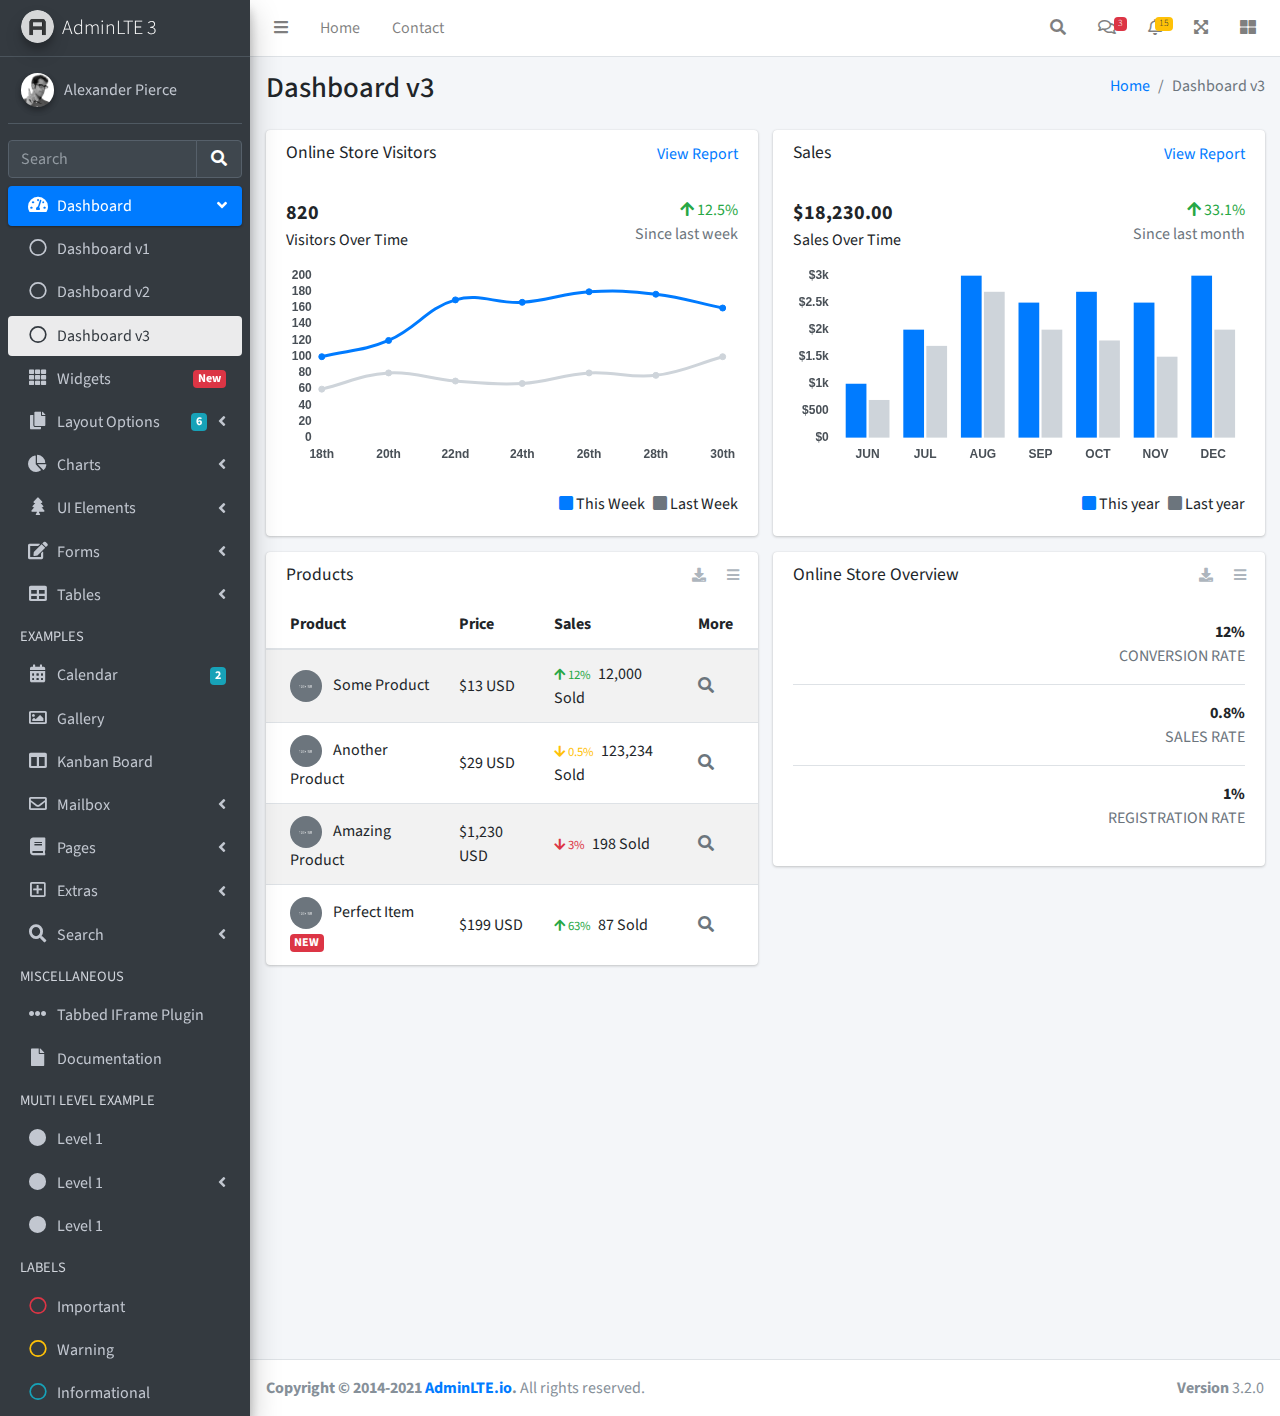
<file: Content/AdminPanel/index3.html>
<!DOCTYPE html>
<html lang="en">
<head>
  <meta charset="utf-8">
  <meta name="viewport" content="width=device-width, initial-scale=1">
  <title>AdminLTE 3 | Dashboard 3</title>

  <!-- Google Font: Source Sans Pro -->
  <link rel="stylesheet" href="https://fonts.googleapis.com/css?family=Source+Sans+Pro:300,400,400i,700&display=fallback">
  <!-- Font Awesome Icons -->
  <link rel="stylesheet" href="plugins/fontawesome-free/css/all.min.css">
  <!-- IonIcons -->
  <link rel="stylesheet" href="https://code.ionicframework.com/ionicons/2.0.1/css/ionicons.min.css">
  <!-- Theme style -->
  <link rel="stylesheet" href="dist/css/adminlte.min.css">
</head>
<!--
`body` tag options:

  Apply one or more of the following classes to to the body tag
  to get the desired effect

  * sidebar-collapse
  * sidebar-mini
-->
<body class="hold-transition sidebar-mini">
<div class="wrapper">
  <!-- Navbar -->
  <nav class="main-header navbar navbar-expand navbar-white navbar-light">
    <!-- Left navbar links -->
    <ul class="navbar-nav">
      <li class="nav-item">
        <a class="nav-link" data-widget="pushmenu" href="#" role="button"><i class="fas fa-bars"></i></a>
      </li>
      <li class="nav-item d-none d-sm-inline-block">
        <a href="index3.html" class="nav-link">Home</a>
      </li>
      <li class="nav-item d-none d-sm-inline-block">
        <a href="#" class="nav-link">Contact</a>
      </li>
    </ul>

    <!-- Right navbar links -->
    <ul class="navbar-nav ml-auto">
      <!-- Navbar Search -->
      <li class="nav-item">
        <a class="nav-link" data-widget="navbar-search" href="#" role="button">
          <i class="fas fa-search"></i>
        </a>
        <div class="navbar-search-block">
          <form class="form-inline">
            <div class="input-group input-group-sm">
              <input class="form-control form-control-navbar" type="search" placeholder="Search" aria-label="Search">
              <div class="input-group-append">
                <button class="btn btn-navbar" type="submit">
                  <i class="fas fa-search"></i>
                </button>
                <button class="btn btn-navbar" type="button" data-widget="navbar-search">
                  <i class="fas fa-times"></i>
                </button>
              </div>
            </div>
          </form>
        </div>
      </li>

      <!-- Messages Dropdown Menu -->
      <li class="nav-item dropdown">
        <a class="nav-link" data-toggle="dropdown" href="#">
          <i class="far fa-comments"></i>
          <span class="badge badge-danger navbar-badge">3</span>
        </a>
        <div class="dropdown-menu dropdown-menu-lg dropdown-menu-right">
          <a href="#" class="dropdown-item">
            <!-- Message Start -->
            <div class="media">
              <img src="dist/img/user1-128x128.jpg" alt="User Avatar" class="img-size-50 mr-3 img-circle">
              <div class="media-body">
                <h3 class="dropdown-item-title">
                  Brad Diesel
                  <span class="float-right text-sm text-danger"><i class="fas fa-star"></i></span>
                </h3>
                <p class="text-sm">Call me whenever you can...</p>
                <p class="text-sm text-muted"><i class="far fa-clock mr-1"></i> 4 Hours Ago</p>
              </div>
            </div>
            <!-- Message End -->
          </a>
          <div class="dropdown-divider"></div>
          <a href="#" class="dropdown-item">
            <!-- Message Start -->
            <div class="media">
              <img src="dist/img/user8-128x128.jpg" alt="User Avatar" class="img-size-50 img-circle mr-3">
              <div class="media-body">
                <h3 class="dropdown-item-title">
                  John Pierce
                  <span class="float-right text-sm text-muted"><i class="fas fa-star"></i></span>
                </h3>
                <p class="text-sm">I got your message bro</p>
                <p class="text-sm text-muted"><i class="far fa-clock mr-1"></i> 4 Hours Ago</p>
              </div>
            </div>
            <!-- Message End -->
          </a>
          <div class="dropdown-divider"></div>
          <a href="#" class="dropdown-item">
            <!-- Message Start -->
            <div class="media">
              <img src="dist/img/user3-128x128.jpg" alt="User Avatar" class="img-size-50 img-circle mr-3">
              <div class="media-body">
                <h3 class="dropdown-item-title">
                  Nora Silvester
                  <span class="float-right text-sm text-warning"><i class="fas fa-star"></i></span>
                </h3>
                <p class="text-sm">The subject goes here</p>
                <p class="text-sm text-muted"><i class="far fa-clock mr-1"></i> 4 Hours Ago</p>
              </div>
            </div>
            <!-- Message End -->
          </a>
          <div class="dropdown-divider"></div>
          <a href="#" class="dropdown-item dropdown-footer">See All Messages</a>
        </div>
      </li>
      <!-- Notifications Dropdown Menu -->
      <li class="nav-item dropdown">
        <a class="nav-link" data-toggle="dropdown" href="#">
          <i class="far fa-bell"></i>
          <span class="badge badge-warning navbar-badge">15</span>
        </a>
        <div class="dropdown-menu dropdown-menu-lg dropdown-menu-right">
          <span class="dropdown-item dropdown-header">15 Notifications</span>
          <div class="dropdown-divider"></div>
          <a href="#" class="dropdown-item">
            <i class="fas fa-envelope mr-2"></i> 4 new messages
            <span class="float-right text-muted text-sm">3 mins</span>
          </a>
          <div class="dropdown-divider"></div>
          <a href="#" class="dropdown-item">
            <i class="fas fa-users mr-2"></i> 8 friend requests
            <span class="float-right text-muted text-sm">12 hours</span>
          </a>
          <div class="dropdown-divider"></div>
          <a href="#" class="dropdown-item">
            <i class="fas fa-file mr-2"></i> 3 new reports
            <span class="float-right text-muted text-sm">2 days</span>
          </a>
          <div class="dropdown-divider"></div>
          <a href="#" class="dropdown-item dropdown-footer">See All Notifications</a>
        </div>
      </li>
      <li class="nav-item">
        <a class="nav-link" data-widget="fullscreen" href="#" role="button">
          <i class="fas fa-expand-arrows-alt"></i>
        </a>
      </li>
      <li class="nav-item">
        <a class="nav-link" data-widget="control-sidebar" data-slide="true" href="#" role="button">
          <i class="fas fa-th-large"></i>
        </a>
      </li>
    </ul>
  </nav>
  <!-- /.navbar -->

  <!-- Main Sidebar Container -->
  <aside class="main-sidebar sidebar-dark-primary elevation-4">
    <!-- Brand Logo -->
    <a href="index3.html" class="brand-link">
      <img src="dist/img/AdminLTELogo.png" alt="AdminLTE Logo" class="brand-image img-circle elevation-3" style="opacity: .8">
      <span class="brand-text font-weight-light">AdminLTE 3</span>
    </a>

    <!-- Sidebar -->
    <div class="sidebar">
      <!-- Sidebar user panel (optional) -->
      <div class="user-panel mt-3 pb-3 mb-3 d-flex">
        <div class="image">
          <img src="dist/img/user2-160x160.jpg" class="img-circle elevation-2" alt="User Image">
        </div>
        <div class="info">
          <a href="#" class="d-block">Alexander Pierce</a>
        </div>
      </div>

      <!-- SidebarSearch Form -->
      <div class="form-inline">
        <div class="input-group" data-widget="sidebar-search">
          <input class="form-control form-control-sidebar" type="search" placeholder="Search" aria-label="Search">
          <div class="input-group-append">
            <button class="btn btn-sidebar">
              <i class="fas fa-search fa-fw"></i>
            </button>
          </div>
        </div>
      </div>

      <!-- Sidebar Menu -->
      <nav class="mt-2">
        <ul class="nav nav-pills nav-sidebar flex-column" data-widget="treeview" role="menu" data-accordion="false">
          <!-- Add icons to the links using the .nav-icon class
               with font-awesome or any other icon font library -->
          <li class="nav-item menu-open">
            <a href="#" class="nav-link active">
              <i class="nav-icon fas fa-tachometer-alt"></i>
              <p>
                Dashboard
                <i class="right fas fa-angle-left"></i>
              </p>
            </a>
            <ul class="nav nav-treeview">
              <li class="nav-item">
                <a href="./index.html" class="nav-link">
                  <i class="far fa-circle nav-icon"></i>
                  <p>Dashboard v1</p>
                </a>
              </li>
              <li class="nav-item">
                <a href="./index2.html" class="nav-link">
                  <i class="far fa-circle nav-icon"></i>
                  <p>Dashboard v2</p>
                </a>
              </li>
              <li class="nav-item">
                <a href="./index3.html" class="nav-link active">
                  <i class="far fa-circle nav-icon"></i>
                  <p>Dashboard v3</p>
                </a>
              </li>
            </ul>
          </li>
          <li class="nav-item">
            <a href="pages/widgets.html" class="nav-link">
              <i class="nav-icon fas fa-th"></i>
              <p>
                Widgets
                <span class="right badge badge-danger">New</span>
              </p>
            </a>
          </li>
          <li class="nav-item">
            <a href="#" class="nav-link">
              <i class="nav-icon fas fa-copy"></i>
              <p>
                Layout Options
                <i class="fas fa-angle-left right"></i>
                <span class="badge badge-info right">6</span>
              </p>
            </a>
            <ul class="nav nav-treeview">
              <li class="nav-item">
                <a href="pages/layout/top-nav.html" class="nav-link">
                  <i class="far fa-circle nav-icon"></i>
                  <p>Top Navigation</p>
                </a>
              </li>
              <li class="nav-item">
                <a href="pages/layout/top-nav-sidebar.html" class="nav-link">
                  <i class="far fa-circle nav-icon"></i>
                  <p>Top Navigation + Sidebar</p>
                </a>
              </li>
              <li class="nav-item">
                <a href="pages/layout/boxed.html" class="nav-link">
                  <i class="far fa-circle nav-icon"></i>
                  <p>Boxed</p>
                </a>
              </li>
              <li class="nav-item">
                <a href="pages/layout/fixed-sidebar.html" class="nav-link">
                  <i class="far fa-circle nav-icon"></i>
                  <p>Fixed Sidebar</p>
                </a>
              </li>
              <li class="nav-item">
                <a href="pages/layout/fixed-sidebar-custom.html" class="nav-link">
                  <i class="far fa-circle nav-icon"></i>
                  <p>Fixed Sidebar <small>+ Custom Area</small></p>
                </a>
              </li>
              <li class="nav-item">
                <a href="pages/layout/fixed-topnav.html" class="nav-link">
                  <i class="far fa-circle nav-icon"></i>
                  <p>Fixed Navbar</p>
                </a>
              </li>
              <li class="nav-item">
                <a href="pages/layout/fixed-footer.html" class="nav-link">
                  <i class="far fa-circle nav-icon"></i>
                  <p>Fixed Footer</p>
                </a>
              </li>
              <li class="nav-item">
                <a href="pages/layout/collapsed-sidebar.html" class="nav-link">
                  <i class="far fa-circle nav-icon"></i>
                  <p>Collapsed Sidebar</p>
                </a>
              </li>
            </ul>
          </li>
          <li class="nav-item">
            <a href="#" class="nav-link">
              <i class="nav-icon fas fa-chart-pie"></i>
              <p>
                Charts
                <i class="right fas fa-angle-left"></i>
              </p>
            </a>
            <ul class="nav nav-treeview">
              <li class="nav-item">
                <a href="pages/charts/chartjs.html" class="nav-link">
                  <i class="far fa-circle nav-icon"></i>
                  <p>ChartJS</p>
                </a>
              </li>
              <li class="nav-item">
                <a href="pages/charts/flot.html" class="nav-link">
                  <i class="far fa-circle nav-icon"></i>
                  <p>Flot</p>
                </a>
              </li>
              <li class="nav-item">
                <a href="pages/charts/inline.html" class="nav-link">
                  <i class="far fa-circle nav-icon"></i>
                  <p>Inline</p>
                </a>
              </li>
              <li class="nav-item">
                <a href="pages/charts/uplot.html" class="nav-link">
                  <i class="far fa-circle nav-icon"></i>
                  <p>uPlot</p>
                </a>
              </li>
            </ul>
          </li>
          <li class="nav-item">
            <a href="#" class="nav-link">
              <i class="nav-icon fas fa-tree"></i>
              <p>
                UI Elements
                <i class="fas fa-angle-left right"></i>
              </p>
            </a>
            <ul class="nav nav-treeview">
              <li class="nav-item">
                <a href="pages/UI/general.html" class="nav-link">
                  <i class="far fa-circle nav-icon"></i>
                  <p>General</p>
                </a>
              </li>
              <li class="nav-item">
                <a href="pages/UI/icons.html" class="nav-link">
                  <i class="far fa-circle nav-icon"></i>
                  <p>Icons</p>
                </a>
              </li>
              <li class="nav-item">
                <a href="pages/UI/buttons.html" class="nav-link">
                  <i class="far fa-circle nav-icon"></i>
                  <p>Buttons</p>
                </a>
              </li>
              <li class="nav-item">
                <a href="pages/UI/sliders.html" class="nav-link">
                  <i class="far fa-circle nav-icon"></i>
                  <p>Sliders</p>
                </a>
              </li>
              <li class="nav-item">
                <a href="pages/UI/modals.html" class="nav-link">
                  <i class="far fa-circle nav-icon"></i>
                  <p>Modals & Alerts</p>
                </a>
              </li>
              <li class="nav-item">
                <a href="pages/UI/navbar.html" class="nav-link">
                  <i class="far fa-circle nav-icon"></i>
                  <p>Navbar & Tabs</p>
                </a>
              </li>
              <li class="nav-item">
                <a href="pages/UI/timeline.html" class="nav-link">
                  <i class="far fa-circle nav-icon"></i>
                  <p>Timeline</p>
                </a>
              </li>
              <li class="nav-item">
                <a href="pages/UI/ribbons.html" class="nav-link">
                  <i class="far fa-circle nav-icon"></i>
                  <p>Ribbons</p>
                </a>
              </li>
            </ul>
          </li>
          <li class="nav-item">
            <a href="#" class="nav-link">
              <i class="nav-icon fas fa-edit"></i>
              <p>
                Forms
                <i class="fas fa-angle-left right"></i>
              </p>
            </a>
            <ul class="nav nav-treeview">
              <li class="nav-item">
                <a href="pages/forms/general.html" class="nav-link">
                  <i class="far fa-circle nav-icon"></i>
                  <p>General Elements</p>
                </a>
              </li>
              <li class="nav-item">
                <a href="pages/forms/advanced.html" class="nav-link">
                  <i class="far fa-circle nav-icon"></i>
                  <p>Advanced Elements</p>
                </a>
              </li>
              <li class="nav-item">
                <a href="pages/forms/editors.html" class="nav-link">
                  <i class="far fa-circle nav-icon"></i>
                  <p>Editors</p>
                </a>
              </li>
              <li class="nav-item">
                <a href="pages/forms/validation.html" class="nav-link">
                  <i class="far fa-circle nav-icon"></i>
                  <p>Validation</p>
                </a>
              </li>
            </ul>
          </li>
          <li class="nav-item">
            <a href="#" class="nav-link">
              <i class="nav-icon fas fa-table"></i>
              <p>
                Tables
                <i class="fas fa-angle-left right"></i>
              </p>
            </a>
            <ul class="nav nav-treeview">
              <li class="nav-item">
                <a href="pages/tables/simple.html" class="nav-link">
                  <i class="far fa-circle nav-icon"></i>
                  <p>Simple Tables</p>
                </a>
              </li>
              <li class="nav-item">
                <a href="pages/tables/data.html" class="nav-link">
                  <i class="far fa-circle nav-icon"></i>
                  <p>DataTables</p>
                </a>
              </li>
              <li class="nav-item">
                <a href="pages/tables/jsgrid.html" class="nav-link">
                  <i class="far fa-circle nav-icon"></i>
                  <p>jsGrid</p>
                </a>
              </li>
            </ul>
          </li>
          <li class="nav-header">EXAMPLES</li>
          <li class="nav-item">
            <a href="pages/calendar.html" class="nav-link">
              <i class="nav-icon fas fa-calendar-alt"></i>
              <p>
                Calendar
                <span class="badge badge-info right">2</span>
              </p>
            </a>
          </li>
          <li class="nav-item">
            <a href="pages/gallery.html" class="nav-link">
              <i class="nav-icon far fa-image"></i>
              <p>
                Gallery
              </p>
            </a>
          </li>
          <li class="nav-item">
            <a href="pages/kanban.html" class="nav-link">
              <i class="nav-icon fas fa-columns"></i>
              <p>
                Kanban Board
              </p>
            </a>
          </li>
          <li class="nav-item">
            <a href="#" class="nav-link">
              <i class="nav-icon far fa-envelope"></i>
              <p>
                Mailbox
                <i class="fas fa-angle-left right"></i>
              </p>
            </a>
            <ul class="nav nav-treeview">
              <li class="nav-item">
                <a href="pages/mailbox/mailbox.html" class="nav-link">
                  <i class="far fa-circle nav-icon"></i>
                  <p>Inbox</p>
                </a>
              </li>
              <li class="nav-item">
                <a href="pages/mailbox/compose.html" class="nav-link">
                  <i class="far fa-circle nav-icon"></i>
                  <p>Compose</p>
                </a>
              </li>
              <li class="nav-item">
                <a href="pages/mailbox/read-mail.html" class="nav-link">
                  <i class="far fa-circle nav-icon"></i>
                  <p>Read</p>
                </a>
              </li>
            </ul>
          </li>
          <li class="nav-item">
            <a href="#" class="nav-link">
              <i class="nav-icon fas fa-book"></i>
              <p>
                Pages
                <i class="fas fa-angle-left right"></i>
              </p>
            </a>
            <ul class="nav nav-treeview">
              <li class="nav-item">
                <a href="pages/examples/invoice.html" class="nav-link">
                  <i class="far fa-circle nav-icon"></i>
                  <p>Invoice</p>
                </a>
              </li>
              <li class="nav-item">
                <a href="pages/examples/profile.html" class="nav-link">
                  <i class="far fa-circle nav-icon"></i>
                  <p>Profile</p>
                </a>
              </li>
              <li class="nav-item">
                <a href="pages/examples/e-commerce.html" class="nav-link">
                  <i class="far fa-circle nav-icon"></i>
                  <p>E-commerce</p>
                </a>
              </li>
              <li class="nav-item">
                <a href="pages/examples/projects.html" class="nav-link">
                  <i class="far fa-circle nav-icon"></i>
                  <p>Projects</p>
                </a>
              </li>
              <li class="nav-item">
                <a href="pages/examples/project-add.html" class="nav-link">
                  <i class="far fa-circle nav-icon"></i>
                  <p>Project Add</p>
                </a>
              </li>
              <li class="nav-item">
                <a href="pages/examples/project-edit.html" class="nav-link">
                  <i class="far fa-circle nav-icon"></i>
                  <p>Project Edit</p>
                </a>
              </li>
              <li class="nav-item">
                <a href="pages/examples/project-detail.html" class="nav-link">
                  <i class="far fa-circle nav-icon"></i>
                  <p>Project Detail</p>
                </a>
              </li>
              <li class="nav-item">
                <a href="pages/examples/contacts.html" class="nav-link">
                  <i class="far fa-circle nav-icon"></i>
                  <p>Contacts</p>
                </a>
              </li>
              <li class="nav-item">
                <a href="pages/examples/faq.html" class="nav-link">
                  <i class="far fa-circle nav-icon"></i>
                  <p>FAQ</p>
                </a>
              </li>
              <li class="nav-item">
                <a href="pages/examples/contact-us.html" class="nav-link">
                  <i class="far fa-circle nav-icon"></i>
                  <p>Contact us</p>
                </a>
              </li>
            </ul>
          </li>
          <li class="nav-item">
            <a href="#" class="nav-link">
              <i class="nav-icon far fa-plus-square"></i>
              <p>
                Extras
                <i class="fas fa-angle-left right"></i>
              </p>
            </a>
            <ul class="nav nav-treeview">
              <li class="nav-item">
                <a href="#" class="nav-link">
                  <i class="far fa-circle nav-icon"></i>
                  <p>
                    Login & Register v1
                    <i class="fas fa-angle-left right"></i>
                  </p>
                </a>
                <ul class="nav nav-treeview">
                  <li class="nav-item">
                    <a href="pages/examples/login.html" class="nav-link">
                      <i class="far fa-circle nav-icon"></i>
                      <p>Login v1</p>
                    </a>
                  </li>
                  <li class="nav-item">
                    <a href="pages/examples/register.html" class="nav-link">
                      <i class="far fa-circle nav-icon"></i>
                      <p>Register v1</p>
                    </a>
                  </li>
                  <li class="nav-item">
                    <a href="pages/examples/forgot-password.html" class="nav-link">
                      <i class="far fa-circle nav-icon"></i>
                      <p>Forgot Password v1</p>
                    </a>
                  </li>
                  <li class="nav-item">
                    <a href="pages/examples/recover-password.html" class="nav-link">
                      <i class="far fa-circle nav-icon"></i>
                      <p>Recover Password v1</p>
                    </a>
                  </li>
                </ul>
              </li>
              <li class="nav-item">
                <a href="#" class="nav-link">
                  <i class="far fa-circle nav-icon"></i>
                  <p>
                    Login & Register v2
                    <i class="fas fa-angle-left right"></i>
                  </p>
                </a>
                <ul class="nav nav-treeview">
                  <li class="nav-item">
                    <a href="pages/examples/login-v2.html" class="nav-link">
                      <i class="far fa-circle nav-icon"></i>
                      <p>Login v2</p>
                    </a>
                  </li>
                  <li class="nav-item">
                    <a href="pages/examples/register-v2.html" class="nav-link">
                      <i class="far fa-circle nav-icon"></i>
                      <p>Register v2</p>
                    </a>
                  </li>
                  <li class="nav-item">
                    <a href="pages/examples/forgot-password-v2.html" class="nav-link">
                      <i class="far fa-circle nav-icon"></i>
                      <p>Forgot Password v2</p>
                    </a>
                  </li>
                  <li class="nav-item">
                    <a href="pages/examples/recover-password-v2.html" class="nav-link">
                      <i class="far fa-circle nav-icon"></i>
                      <p>Recover Password v2</p>
                    </a>
                  </li>
                </ul>
              </li>
              <li class="nav-item">
                <a href="pages/examples/lockscreen.html" class="nav-link">
                  <i class="far fa-circle nav-icon"></i>
                  <p>Lockscreen</p>
                </a>
              </li>
              <li class="nav-item">
                <a href="pages/examples/legacy-user-menu.html" class="nav-link">
                  <i class="far fa-circle nav-icon"></i>
                  <p>Legacy User Menu</p>
                </a>
              </li>
              <li class="nav-item">
                <a href="pages/examples/language-menu.html" class="nav-link">
                  <i class="far fa-circle nav-icon"></i>
                  <p>Language Menu</p>
                </a>
              </li>
              <li class="nav-item">
                <a href="pages/examples/404.html" class="nav-link">
                  <i class="far fa-circle nav-icon"></i>
                  <p>Error 404</p>
                </a>
              </li>
              <li class="nav-item">
                <a href="pages/examples/500.html" class="nav-link">
                  <i class="far fa-circle nav-icon"></i>
                  <p>Error 500</p>
                </a>
              </li>
              <li class="nav-item">
                <a href="pages/examples/pace.html" class="nav-link">
                  <i class="far fa-circle nav-icon"></i>
                  <p>Pace</p>
                </a>
              </li>
              <li class="nav-item">
                <a href="pages/examples/blank.html" class="nav-link">
                  <i class="far fa-circle nav-icon"></i>
                  <p>Blank Page</p>
                </a>
              </li>
              <li class="nav-item">
                <a href="starter.html" class="nav-link">
                  <i class="far fa-circle nav-icon"></i>
                  <p>Starter Page</p>
                </a>
              </li>
            </ul>
          </li>
          <li class="nav-item">
            <a href="#" class="nav-link">
              <i class="nav-icon fas fa-search"></i>
              <p>
                Search
                <i class="fas fa-angle-left right"></i>
              </p>
            </a>
            <ul class="nav nav-treeview">
              <li class="nav-item">
                <a href="pages/search/simple.html" class="nav-link">
                  <i class="far fa-circle nav-icon"></i>
                  <p>Simple Search</p>
                </a>
              </li>
              <li class="nav-item">
                <a href="pages/search/enhanced.html" class="nav-link">
                  <i class="far fa-circle nav-icon"></i>
                  <p>Enhanced</p>
                </a>
              </li>
            </ul>
          </li>
          <li class="nav-header">MISCELLANEOUS</li>
          <li class="nav-item">
            <a href="iframe.html" class="nav-link">
              <i class="nav-icon fas fa-ellipsis-h"></i>
              <p>Tabbed IFrame Plugin</p>
            </a>
          </li>
          <li class="nav-item">
            <a href="https://adminlte.io/docs/3.1/" class="nav-link">
              <i class="nav-icon fas fa-file"></i>
              <p>Documentation</p>
            </a>
          </li>
          <li class="nav-header">MULTI LEVEL EXAMPLE</li>
          <li class="nav-item">
            <a href="#" class="nav-link">
              <i class="fas fa-circle nav-icon"></i>
              <p>Level 1</p>
            </a>
          </li>
          <li class="nav-item">
            <a href="#" class="nav-link">
              <i class="nav-icon fas fa-circle"></i>
              <p>
                Level 1
                <i class="right fas fa-angle-left"></i>
              </p>
            </a>
            <ul class="nav nav-treeview">
              <li class="nav-item">
                <a href="#" class="nav-link">
                  <i class="far fa-circle nav-icon"></i>
                  <p>Level 2</p>
                </a>
              </li>
              <li class="nav-item">
                <a href="#" class="nav-link">
                  <i class="far fa-circle nav-icon"></i>
                  <p>
                    Level 2
                    <i class="right fas fa-angle-left"></i>
                  </p>
                </a>
                <ul class="nav nav-treeview">
                  <li class="nav-item">
                    <a href="#" class="nav-link">
                      <i class="far fa-dot-circle nav-icon"></i>
                      <p>Level 3</p>
                    </a>
                  </li>
                  <li class="nav-item">
                    <a href="#" class="nav-link">
                      <i class="far fa-dot-circle nav-icon"></i>
                      <p>Level 3</p>
                    </a>
                  </li>
                  <li class="nav-item">
                    <a href="#" class="nav-link">
                      <i class="far fa-dot-circle nav-icon"></i>
                      <p>Level 3</p>
                    </a>
                  </li>
                </ul>
              </li>
              <li class="nav-item">
                <a href="#" class="nav-link">
                  <i class="far fa-circle nav-icon"></i>
                  <p>Level 2</p>
                </a>
              </li>
            </ul>
          </li>
          <li class="nav-item">
            <a href="#" class="nav-link">
              <i class="fas fa-circle nav-icon"></i>
              <p>Level 1</p>
            </a>
          </li>
          <li class="nav-header">LABELS</li>
          <li class="nav-item">
            <a href="#" class="nav-link">
              <i class="nav-icon far fa-circle text-danger"></i>
              <p class="text">Important</p>
            </a>
          </li>
          <li class="nav-item">
            <a href="#" class="nav-link">
              <i class="nav-icon far fa-circle text-warning"></i>
              <p>Warning</p>
            </a>
          </li>
          <li class="nav-item">
            <a href="#" class="nav-link">
              <i class="nav-icon far fa-circle text-info"></i>
              <p>Informational</p>
            </a>
          </li>
        </ul>
      </nav>
      <!-- /.sidebar-menu -->
    </div>
    <!-- /.sidebar -->
  </aside>

  <!-- Content Wrapper. Contains page content -->
  <div class="content-wrapper">
    <!-- Content Header (Page header) -->
    <div class="content-header">
      <div class="container-fluid">
        <div class="row mb-2">
          <div class="col-sm-6">
            <h1 class="m-0">Dashboard v3</h1>
          </div><!-- /.col -->
          <div class="col-sm-6">
            <ol class="breadcrumb float-sm-right">
              <li class="breadcrumb-item"><a href="#">Home</a></li>
              <li class="breadcrumb-item active">Dashboard v3</li>
            </ol>
          </div><!-- /.col -->
        </div><!-- /.row -->
      </div><!-- /.container-fluid -->
    </div>
    <!-- /.content-header -->

    <!-- Main content -->
    <div class="content">
      <div class="container-fluid">
        <div class="row">
          <div class="col-lg-6">
            <div class="card">
              <div class="card-header border-0">
                <div class="d-flex justify-content-between">
                  <h3 class="card-title">Online Store Visitors</h3>
                  <a href="javascript:void(0);">View Report</a>
                </div>
              </div>
              <div class="card-body">
                <div class="d-flex">
                  <p class="d-flex flex-column">
                    <span class="text-bold text-lg">820</span>
                    <span>Visitors Over Time</span>
                  </p>
                  <p class="ml-auto d-flex flex-column text-right">
                    <span class="text-success">
                      <i class="fas fa-arrow-up"></i> 12.5%
                    </span>
                    <span class="text-muted">Since last week</span>
                  </p>
                </div>
                <!-- /.d-flex -->

                <div class="position-relative mb-4">
                  <canvas id="visitors-chart" height="200"></canvas>
                </div>

                <div class="d-flex flex-row justify-content-end">
                  <span class="mr-2">
                    <i class="fas fa-square text-primary"></i> This Week
                  </span>

                  <span>
                    <i class="fas fa-square text-gray"></i> Last Week
                  </span>
                </div>
              </div>
            </div>
            <!-- /.card -->

            <div class="card">
              <div class="card-header border-0">
                <h3 class="card-title">Products</h3>
                <div class="card-tools">
                  <a href="#" class="btn btn-tool btn-sm">
                    <i class="fas fa-download"></i>
                  </a>
                  <a href="#" class="btn btn-tool btn-sm">
                    <i class="fas fa-bars"></i>
                  </a>
                </div>
              </div>
              <div class="card-body table-responsive p-0">
                <table class="table table-striped table-valign-middle">
                  <thead>
                  <tr>
                    <th>Product</th>
                    <th>Price</th>
                    <th>Sales</th>
                    <th>More</th>
                  </tr>
                  </thead>
                  <tbody>
                  <tr>
                    <td>
                      <img src="dist/img/default-150x150.png" alt="Product 1" class="img-circle img-size-32 mr-2">
                      Some Product
                    </td>
                    <td>$13 USD</td>
                    <td>
                      <small class="text-success mr-1">
                        <i class="fas fa-arrow-up"></i>
                        12%
                      </small>
                      12,000 Sold
                    </td>
                    <td>
                      <a href="#" class="text-muted">
                        <i class="fas fa-search"></i>
                      </a>
                    </td>
                  </tr>
                  <tr>
                    <td>
                      <img src="dist/img/default-150x150.png" alt="Product 1" class="img-circle img-size-32 mr-2">
                      Another Product
                    </td>
                    <td>$29 USD</td>
                    <td>
                      <small class="text-warning mr-1">
                        <i class="fas fa-arrow-down"></i>
                        0.5%
                      </small>
                      123,234 Sold
                    </td>
                    <td>
                      <a href="#" class="text-muted">
                        <i class="fas fa-search"></i>
                      </a>
                    </td>
                  </tr>
                  <tr>
                    <td>
                      <img src="dist/img/default-150x150.png" alt="Product 1" class="img-circle img-size-32 mr-2">
                      Amazing Product
                    </td>
                    <td>$1,230 USD</td>
                    <td>
                      <small class="text-danger mr-1">
                        <i class="fas fa-arrow-down"></i>
                        3%
                      </small>
                      198 Sold
                    </td>
                    <td>
                      <a href="#" class="text-muted">
                        <i class="fas fa-search"></i>
                      </a>
                    </td>
                  </tr>
                  <tr>
                    <td>
                      <img src="dist/img/default-150x150.png" alt="Product 1" class="img-circle img-size-32 mr-2">
                      Perfect Item
                      <span class="badge bg-danger">NEW</span>
                    </td>
                    <td>$199 USD</td>
                    <td>
                      <small class="text-success mr-1">
                        <i class="fas fa-arrow-up"></i>
                        63%
                      </small>
                      87 Sold
                    </td>
                    <td>
                      <a href="#" class="text-muted">
                        <i class="fas fa-search"></i>
                      </a>
                    </td>
                  </tr>
                  </tbody>
                </table>
              </div>
            </div>
            <!-- /.card -->
          </div>
          <!-- /.col-md-6 -->
          <div class="col-lg-6">
            <div class="card">
              <div class="card-header border-0">
                <div class="d-flex justify-content-between">
                  <h3 class="card-title">Sales</h3>
                  <a href="javascript:void(0);">View Report</a>
                </div>
              </div>
              <div class="card-body">
                <div class="d-flex">
                  <p class="d-flex flex-column">
                    <span class="text-bold text-lg">$18,230.00</span>
                    <span>Sales Over Time</span>
                  </p>
                  <p class="ml-auto d-flex flex-column text-right">
                    <span class="text-success">
                      <i class="fas fa-arrow-up"></i> 33.1%
                    </span>
                    <span class="text-muted">Since last month</span>
                  </p>
                </div>
                <!-- /.d-flex -->

                <div class="position-relative mb-4">
                  <canvas id="sales-chart" height="200"></canvas>
                </div>

                <div class="d-flex flex-row justify-content-end">
                  <span class="mr-2">
                    <i class="fas fa-square text-primary"></i> This year
                  </span>

                  <span>
                    <i class="fas fa-square text-gray"></i> Last year
                  </span>
                </div>
              </div>
            </div>
            <!-- /.card -->

            <div class="card">
              <div class="card-header border-0">
                <h3 class="card-title">Online Store Overview</h3>
                <div class="card-tools">
                  <a href="#" class="btn btn-sm btn-tool">
                    <i class="fas fa-download"></i>
                  </a>
                  <a href="#" class="btn btn-sm btn-tool">
                    <i class="fas fa-bars"></i>
                  </a>
                </div>
              </div>
              <div class="card-body">
                <div class="d-flex justify-content-between align-items-center border-bottom mb-3">
                  <p class="text-success text-xl">
                    <i class="ion ion-ios-refresh-empty"></i>
                  </p>
                  <p class="d-flex flex-column text-right">
                    <span class="font-weight-bold">
                      <i class="ion ion-android-arrow-up text-success"></i> 12%
                    </span>
                    <span class="text-muted">CONVERSION RATE</span>
                  </p>
                </div>
                <!-- /.d-flex -->
                <div class="d-flex justify-content-between align-items-center border-bottom mb-3">
                  <p class="text-warning text-xl">
                    <i class="ion ion-ios-cart-outline"></i>
                  </p>
                  <p class="d-flex flex-column text-right">
                    <span class="font-weight-bold">
                      <i class="ion ion-android-arrow-up text-warning"></i> 0.8%
                    </span>
                    <span class="text-muted">SALES RATE</span>
                  </p>
                </div>
                <!-- /.d-flex -->
                <div class="d-flex justify-content-between align-items-center mb-0">
                  <p class="text-danger text-xl">
                    <i class="ion ion-ios-people-outline"></i>
                  </p>
                  <p class="d-flex flex-column text-right">
                    <span class="font-weight-bold">
                      <i class="ion ion-android-arrow-down text-danger"></i> 1%
                    </span>
                    <span class="text-muted">REGISTRATION RATE</span>
                  </p>
                </div>
                <!-- /.d-flex -->
              </div>
            </div>
          </div>
          <!-- /.col-md-6 -->
        </div>
        <!-- /.row -->
      </div>
      <!-- /.container-fluid -->
    </div>
    <!-- /.content -->
  </div>
  <!-- /.content-wrapper -->

  <!-- Control Sidebar -->
  <aside class="control-sidebar control-sidebar-dark">
    <!-- Control sidebar content goes here -->
  </aside>
  <!-- /.control-sidebar -->

  <!-- Main Footer -->
  <footer class="main-footer">
    <strong>Copyright &copy; 2014-2021 <a href="https://adminlte.io">AdminLTE.io</a>.</strong>
    All rights reserved.
    <div class="float-right d-none d-sm-inline-block">
      <b>Version</b> 3.2.0
    </div>
  </footer>
</div>
<!-- ./wrapper -->

<!-- REQUIRED SCRIPTS -->

<!-- jQuery -->
<script src="plugins/jquery/jquery.min.js"></script>
<!-- Bootstrap -->
<script src="plugins/bootstrap/js/bootstrap.bundle.min.js"></script>
<!-- AdminLTE -->
<script src="dist/js/adminlte.js"></script>

<!-- OPTIONAL SCRIPTS -->
<script src="plugins/chart.js/Chart.min.js"></script>
<!-- AdminLTE for demo purposes -->
<script src="dist/js/demo.js"></script>
<!-- AdminLTE dashboard demo (This is only for demo purposes) -->
<script src="dist/js/pages/dashboard3.js"></script>
</body>
</html>
</file>
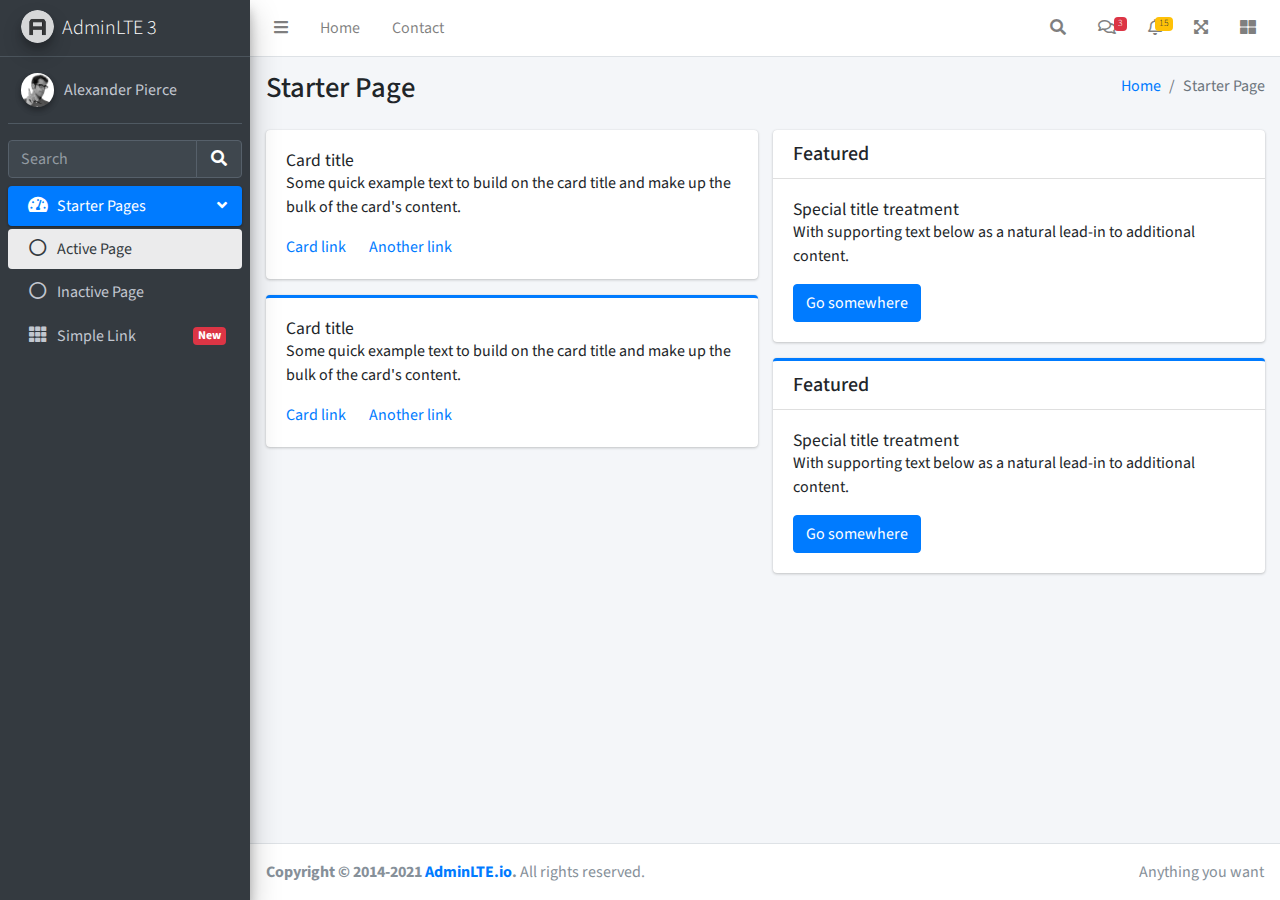
<file: Content/AdminPanel/starter.html>
<!DOCTYPE html>
<!--
This is a starter template page. Use this page to start your new project from
scratch. This page gets rid of all links and provides the needed markup only.
-->
<html lang="en">
<head>
  <meta charset="utf-8">
  <meta name="viewport" content="width=device-width, initial-scale=1">
  <title>AdminLTE 3 | Starter</title>

  <!-- Google Font: Source Sans Pro -->
  <link rel="stylesheet" href="https://fonts.googleapis.com/css?family=Source+Sans+Pro:300,400,400i,700&display=fallback">
  <!-- Font Awesome Icons -->
  <link rel="stylesheet" href="plugins/fontawesome-free/css/all.min.css">
  <!-- Theme style -->
  <link rel="stylesheet" href="dist/css/adminlte.min.css">
</head>
<body class="hold-transition sidebar-mini">
<div class="wrapper">

  <!-- Navbar -->
  <nav class="main-header navbar navbar-expand navbar-white navbar-light">
    <!-- Left navbar links -->
    <ul class="navbar-nav">
      <li class="nav-item">
        <a class="nav-link" data-widget="pushmenu" href="#" role="button"><i class="fas fa-bars"></i></a>
      </li>
      <li class="nav-item d-none d-sm-inline-block">
        <a href="index3.html" class="nav-link">Home</a>
      </li>
      <li class="nav-item d-none d-sm-inline-block">
        <a href="#" class="nav-link">Contact</a>
      </li>
    </ul>

    <!-- Right navbar links -->
    <ul class="navbar-nav ml-auto">
      <!-- Navbar Search -->
      <li class="nav-item">
        <a class="nav-link" data-widget="navbar-search" href="#" role="button">
          <i class="fas fa-search"></i>
        </a>
        <div class="navbar-search-block">
          <form class="form-inline">
            <div class="input-group input-group-sm">
              <input class="form-control form-control-navbar" type="search" placeholder="Search" aria-label="Search">
              <div class="input-group-append">
                <button class="btn btn-navbar" type="submit">
                  <i class="fas fa-search"></i>
                </button>
                <button class="btn btn-navbar" type="button" data-widget="navbar-search">
                  <i class="fas fa-times"></i>
                </button>
              </div>
            </div>
          </form>
        </div>
      </li>

      <!-- Messages Dropdown Menu -->
      <li class="nav-item dropdown">
        <a class="nav-link" data-toggle="dropdown" href="#">
          <i class="far fa-comments"></i>
          <span class="badge badge-danger navbar-badge">3</span>
        </a>
        <div class="dropdown-menu dropdown-menu-lg dropdown-menu-right">
          <a href="#" class="dropdown-item">
            <!-- Message Start -->
            <div class="media">
              <img src="dist/img/user1-128x128.jpg" alt="User Avatar" class="img-size-50 mr-3 img-circle">
              <div class="media-body">
                <h3 class="dropdown-item-title">
                  Brad Diesel
                  <span class="float-right text-sm text-danger"><i class="fas fa-star"></i></span>
                </h3>
                <p class="text-sm">Call me whenever you can...</p>
                <p class="text-sm text-muted"><i class="far fa-clock mr-1"></i> 4 Hours Ago</p>
              </div>
            </div>
            <!-- Message End -->
          </a>
          <div class="dropdown-divider"></div>
          <a href="#" class="dropdown-item">
            <!-- Message Start -->
            <div class="media">
              <img src="dist/img/user8-128x128.jpg" alt="User Avatar" class="img-size-50 img-circle mr-3">
              <div class="media-body">
                <h3 class="dropdown-item-title">
                  John Pierce
                  <span class="float-right text-sm text-muted"><i class="fas fa-star"></i></span>
                </h3>
                <p class="text-sm">I got your message bro</p>
                <p class="text-sm text-muted"><i class="far fa-clock mr-1"></i> 4 Hours Ago</p>
              </div>
            </div>
            <!-- Message End -->
          </a>
          <div class="dropdown-divider"></div>
          <a href="#" class="dropdown-item">
            <!-- Message Start -->
            <div class="media">
              <img src="dist/img/user3-128x128.jpg" alt="User Avatar" class="img-size-50 img-circle mr-3">
              <div class="media-body">
                <h3 class="dropdown-item-title">
                  Nora Silvester
                  <span class="float-right text-sm text-warning"><i class="fas fa-star"></i></span>
                </h3>
                <p class="text-sm">The subject goes here</p>
                <p class="text-sm text-muted"><i class="far fa-clock mr-1"></i> 4 Hours Ago</p>
              </div>
            </div>
            <!-- Message End -->
          </a>
          <div class="dropdown-divider"></div>
          <a href="#" class="dropdown-item dropdown-footer">See All Messages</a>
        </div>
      </li>
      <!-- Notifications Dropdown Menu -->
      <li class="nav-item dropdown">
        <a class="nav-link" data-toggle="dropdown" href="#">
          <i class="far fa-bell"></i>
          <span class="badge badge-warning navbar-badge">15</span>
        </a>
        <div class="dropdown-menu dropdown-menu-lg dropdown-menu-right">
          <span class="dropdown-header">15 Notifications</span>
          <div class="dropdown-divider"></div>
          <a href="#" class="dropdown-item">
            <i class="fas fa-envelope mr-2"></i> 4 new messages
            <span class="float-right text-muted text-sm">3 mins</span>
          </a>
          <div class="dropdown-divider"></div>
          <a href="#" class="dropdown-item">
            <i class="fas fa-users mr-2"></i> 8 friend requests
            <span class="float-right text-muted text-sm">12 hours</span>
          </a>
          <div class="dropdown-divider"></div>
          <a href="#" class="dropdown-item">
            <i class="fas fa-file mr-2"></i> 3 new reports
            <span class="float-right text-muted text-sm">2 days</span>
          </a>
          <div class="dropdown-divider"></div>
          <a href="#" class="dropdown-item dropdown-footer">See All Notifications</a>
        </div>
      </li>
      <li class="nav-item">
        <a class="nav-link" data-widget="fullscreen" href="#" role="button">
          <i class="fas fa-expand-arrows-alt"></i>
        </a>
      </li>
      <li class="nav-item">
        <a class="nav-link" data-widget="control-sidebar" data-slide="true" href="#" role="button">
          <i class="fas fa-th-large"></i>
        </a>
      </li>
    </ul>
  </nav>
  <!-- /.navbar -->

  <!-- Main Sidebar Container -->
  <aside class="main-sidebar sidebar-dark-primary elevation-4">
    <!-- Brand Logo -->
    <a href="index3.html" class="brand-link">
      <img src="dist/img/AdminLTELogo.png" alt="AdminLTE Logo" class="brand-image img-circle elevation-3" style="opacity: .8">
      <span class="brand-text font-weight-light">AdminLTE 3</span>
    </a>

    <!-- Sidebar -->
    <div class="sidebar">
      <!-- Sidebar user panel (optional) -->
      <div class="user-panel mt-3 pb-3 mb-3 d-flex">
        <div class="image">
          <img src="dist/img/user2-160x160.jpg" class="img-circle elevation-2" alt="User Image">
        </div>
        <div class="info">
          <a href="#" class="d-block">Alexander Pierce</a>
        </div>
      </div>

      <!-- SidebarSearch Form -->
      <div class="form-inline">
        <div class="input-group" data-widget="sidebar-search">
          <input class="form-control form-control-sidebar" type="search" placeholder="Search" aria-label="Search">
          <div class="input-group-append">
            <button class="btn btn-sidebar">
              <i class="fas fa-search fa-fw"></i>
            </button>
          </div>
        </div>
      </div>

      <!-- Sidebar Menu -->
      <nav class="mt-2">
        <ul class="nav nav-pills nav-sidebar flex-column" data-widget="treeview" role="menu" data-accordion="false">
          <!-- Add icons to the links using the .nav-icon class
               with font-awesome or any other icon font library -->
          <li class="nav-item menu-open">
            <a href="#" class="nav-link active">
              <i class="nav-icon fas fa-tachometer-alt"></i>
              <p>
                Starter Pages
                <i class="right fas fa-angle-left"></i>
              </p>
            </a>
            <ul class="nav nav-treeview">
              <li class="nav-item">
                <a href="#" class="nav-link active">
                  <i class="far fa-circle nav-icon"></i>
                  <p>Active Page</p>
                </a>
              </li>
              <li class="nav-item">
                <a href="#" class="nav-link">
                  <i class="far fa-circle nav-icon"></i>
                  <p>Inactive Page</p>
                </a>
              </li>
            </ul>
          </li>
          <li class="nav-item">
            <a href="#" class="nav-link">
              <i class="nav-icon fas fa-th"></i>
              <p>
                Simple Link
                <span class="right badge badge-danger">New</span>
              </p>
            </a>
          </li>
        </ul>
      </nav>
      <!-- /.sidebar-menu -->
    </div>
    <!-- /.sidebar -->
  </aside>

  <!-- Content Wrapper. Contains page content -->
  <div class="content-wrapper">
    <!-- Content Header (Page header) -->
    <div class="content-header">
      <div class="container-fluid">
        <div class="row mb-2">
          <div class="col-sm-6">
            <h1 class="m-0">Starter Page</h1>
          </div><!-- /.col -->
          <div class="col-sm-6">
            <ol class="breadcrumb float-sm-right">
              <li class="breadcrumb-item"><a href="#">Home</a></li>
              <li class="breadcrumb-item active">Starter Page</li>
            </ol>
          </div><!-- /.col -->
        </div><!-- /.row -->
      </div><!-- /.container-fluid -->
    </div>
    <!-- /.content-header -->

    <!-- Main content -->
    <div class="content">
      <div class="container-fluid">
        <div class="row">
          <div class="col-lg-6">
            <div class="card">
              <div class="card-body">
                <h5 class="card-title">Card title</h5>

                <p class="card-text">
                  Some quick example text to build on the card title and make up the bulk of the card's
                  content.
                </p>

                <a href="#" class="card-link">Card link</a>
                <a href="#" class="card-link">Another link</a>
              </div>
            </div>

            <div class="card card-primary card-outline">
              <div class="card-body">
                <h5 class="card-title">Card title</h5>

                <p class="card-text">
                  Some quick example text to build on the card title and make up the bulk of the card's
                  content.
                </p>
                <a href="#" class="card-link">Card link</a>
                <a href="#" class="card-link">Another link</a>
              </div>
            </div><!-- /.card -->
          </div>
          <!-- /.col-md-6 -->
          <div class="col-lg-6">
            <div class="card">
              <div class="card-header">
                <h5 class="m-0">Featured</h5>
              </div>
              <div class="card-body">
                <h6 class="card-title">Special title treatment</h6>

                <p class="card-text">With supporting text below as a natural lead-in to additional content.</p>
                <a href="#" class="btn btn-primary">Go somewhere</a>
              </div>
            </div>

            <div class="card card-primary card-outline">
              <div class="card-header">
                <h5 class="m-0">Featured</h5>
              </div>
              <div class="card-body">
                <h6 class="card-title">Special title treatment</h6>

                <p class="card-text">With supporting text below as a natural lead-in to additional content.</p>
                <a href="#" class="btn btn-primary">Go somewhere</a>
              </div>
            </div>
          </div>
          <!-- /.col-md-6 -->
        </div>
        <!-- /.row -->
      </div><!-- /.container-fluid -->
    </div>
    <!-- /.content -->
  </div>
  <!-- /.content-wrapper -->

  <!-- Control Sidebar -->
  <aside class="control-sidebar control-sidebar-dark">
    <!-- Control sidebar content goes here -->
    <div class="p-3">
      <h5>Title</h5>
      <p>Sidebar content</p>
    </div>
  </aside>
  <!-- /.control-sidebar -->

  <!-- Main Footer -->
  <footer class="main-footer">
    <!-- To the right -->
    <div class="float-right d-none d-sm-inline">
      Anything you want
    </div>
    <!-- Default to the left -->
    <strong>Copyright &copy; 2014-2021 <a href="https://adminlte.io">AdminLTE.io</a>.</strong> All rights reserved.
  </footer>
</div>
<!-- ./wrapper -->

<!-- REQUIRED SCRIPTS -->

<!-- jQuery -->
<script src="plugins/jquery/jquery.min.js"></script>
<!-- Bootstrap 4 -->
<script src="plugins/bootstrap/js/bootstrap.bundle.min.js"></script>
<!-- AdminLTE App -->
<script src="dist/js/adminlte.min.js"></script>
</body>
</html>
</file>
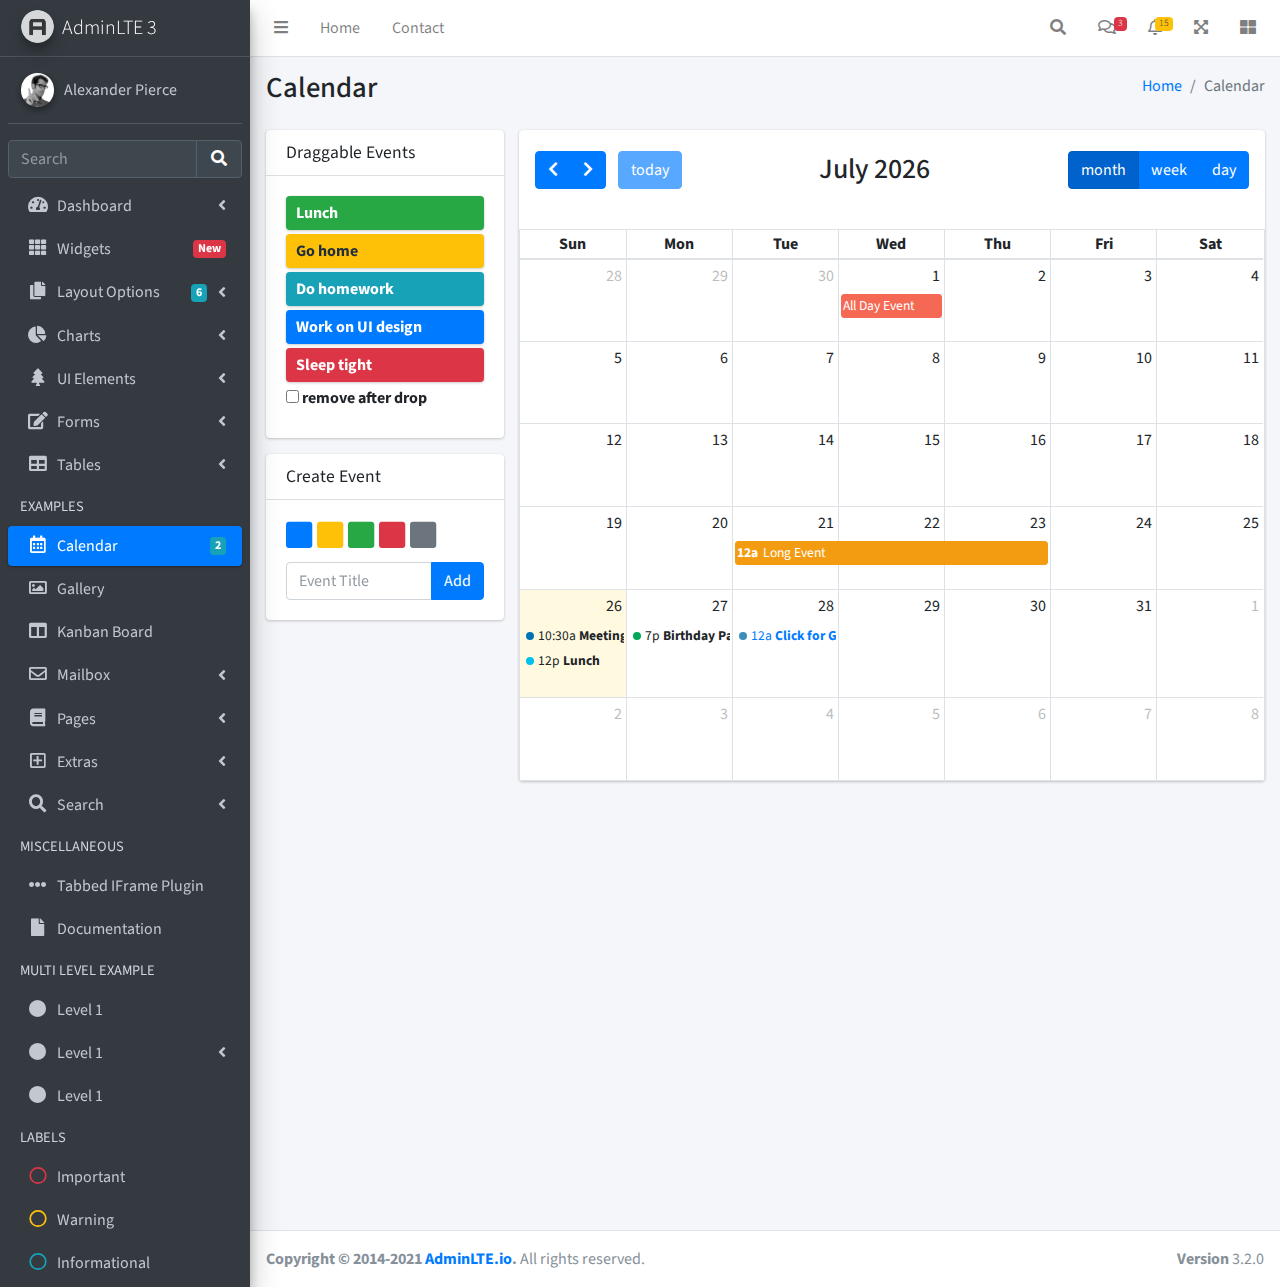
<file: Content/AdminPanel/pages/calendar.html>
<!DOCTYPE html>
<html lang="en">
<head>
  <meta charset="utf-8">
  <meta name="viewport" content="width=device-width, initial-scale=1">
  <title>AdminLTE 3 | Calendar</title>

  <!-- Google Font: Source Sans Pro -->
  <link rel="stylesheet" href="https://fonts.googleapis.com/css?family=Source+Sans+Pro:300,400,400i,700&display=fallback">
  <!-- Font Awesome -->
  <link rel="stylesheet" href="../plugins/fontawesome-free/css/all.min.css">
  <!-- fullCalendar -->
  <link rel="stylesheet" href="../plugins/fullcalendar/main.css">
  <!-- Theme style -->
  <link rel="stylesheet" href="../dist/css/adminlte.min.css">
</head>
<body class="hold-transition sidebar-mini">
<div class="wrapper">
  <!-- Navbar -->
  <nav class="main-header navbar navbar-expand navbar-white navbar-light">
    <!-- Left navbar links -->
    <ul class="navbar-nav">
      <li class="nav-item">
        <a class="nav-link" data-widget="pushmenu" href="#" role="button"><i class="fas fa-bars"></i></a>
      </li>
      <li class="nav-item d-none d-sm-inline-block">
        <a href="../index3.html" class="nav-link">Home</a>
      </li>
      <li class="nav-item d-none d-sm-inline-block">
        <a href="#" class="nav-link">Contact</a>
      </li>
    </ul>

    <!-- Right navbar links -->
    <ul class="navbar-nav ml-auto">
      <!-- Navbar Search -->
      <li class="nav-item">
        <a class="nav-link" data-widget="navbar-search" href="#" role="button">
          <i class="fas fa-search"></i>
        </a>
        <div class="navbar-search-block">
          <form class="form-inline">
            <div class="input-group input-group-sm">
              <input class="form-control form-control-navbar" type="search" placeholder="Search" aria-label="Search">
              <div class="input-group-append">
                <button class="btn btn-navbar" type="submit">
                  <i class="fas fa-search"></i>
                </button>
                <button class="btn btn-navbar" type="button" data-widget="navbar-search">
                  <i class="fas fa-times"></i>
                </button>
              </div>
            </div>
          </form>
        </div>
      </li>

      <!-- Messages Dropdown Menu -->
      <li class="nav-item dropdown">
        <a class="nav-link" data-toggle="dropdown" href="#">
          <i class="far fa-comments"></i>
          <span class="badge badge-danger navbar-badge">3</span>
        </a>
        <div class="dropdown-menu dropdown-menu-lg dropdown-menu-right">
          <a href="#" class="dropdown-item">
            <!-- Message Start -->
            <div class="media">
              <img src="../dist/img/user1-128x128.jpg" alt="User Avatar" class="img-size-50 mr-3 img-circle">
              <div class="media-body">
                <h3 class="dropdown-item-title">
                  Brad Diesel
                  <span class="float-right text-sm text-danger"><i class="fas fa-star"></i></span>
                </h3>
                <p class="text-sm">Call me whenever you can...</p>
                <p class="text-sm text-muted"><i class="far fa-clock mr-1"></i> 4 Hours Ago</p>
              </div>
            </div>
            <!-- Message End -->
          </a>
          <div class="dropdown-divider"></div>
          <a href="#" class="dropdown-item">
            <!-- Message Start -->
            <div class="media">
              <img src="../dist/img/user8-128x128.jpg" alt="User Avatar" class="img-size-50 img-circle mr-3">
              <div class="media-body">
                <h3 class="dropdown-item-title">
                  John Pierce
                  <span class="float-right text-sm text-muted"><i class="fas fa-star"></i></span>
                </h3>
                <p class="text-sm">I got your message bro</p>
                <p class="text-sm text-muted"><i class="far fa-clock mr-1"></i> 4 Hours Ago</p>
              </div>
            </div>
            <!-- Message End -->
          </a>
          <div class="dropdown-divider"></div>
          <a href="#" class="dropdown-item">
            <!-- Message Start -->
            <div class="media">
              <img src="../dist/img/user3-128x128.jpg" alt="User Avatar" class="img-size-50 img-circle mr-3">
              <div class="media-body">
                <h3 class="dropdown-item-title">
                  Nora Silvester
                  <span class="float-right text-sm text-warning"><i class="fas fa-star"></i></span>
                </h3>
                <p class="text-sm">The subject goes here</p>
                <p class="text-sm text-muted"><i class="far fa-clock mr-1"></i> 4 Hours Ago</p>
              </div>
            </div>
            <!-- Message End -->
          </a>
          <div class="dropdown-divider"></div>
          <a href="#" class="dropdown-item dropdown-footer">See All Messages</a>
        </div>
      </li>
      <!-- Notifications Dropdown Menu -->
      <li class="nav-item dropdown">
        <a class="nav-link" data-toggle="dropdown" href="#">
          <i class="far fa-bell"></i>
          <span class="badge badge-warning navbar-badge">15</span>
        </a>
        <div class="dropdown-menu dropdown-menu-lg dropdown-menu-right">
          <span class="dropdown-item dropdown-header">15 Notifications</span>
          <div class="dropdown-divider"></div>
          <a href="#" class="dropdown-item">
            <i class="fas fa-envelope mr-2"></i> 4 new messages
            <span class="float-right text-muted text-sm">3 mins</span>
          </a>
          <div class="dropdown-divider"></div>
          <a href="#" class="dropdown-item">
            <i class="fas fa-users mr-2"></i> 8 friend requests
            <span class="float-right text-muted text-sm">12 hours</span>
          </a>
          <div class="dropdown-divider"></div>
          <a href="#" class="dropdown-item">
            <i class="fas fa-file mr-2"></i> 3 new reports
            <span class="float-right text-muted text-sm">2 days</span>
          </a>
          <div class="dropdown-divider"></div>
          <a href="#" class="dropdown-item dropdown-footer">See All Notifications</a>
        </div>
      </li>
      <li class="nav-item">
        <a class="nav-link" data-widget="fullscreen" href="#" role="button">
          <i class="fas fa-expand-arrows-alt"></i>
        </a>
      </li>
      <li class="nav-item">
        <a class="nav-link" data-widget="control-sidebar" data-slide="true" href="#" role="button">
          <i class="fas fa-th-large"></i>
        </a>
      </li>
    </ul>
  </nav>
  <!-- /.navbar -->

  <!-- Main Sidebar Container -->
  <aside class="main-sidebar sidebar-dark-primary elevation-4">
    <!-- Brand Logo -->
    <a href="../index3.html" class="brand-link">
      <img src="../dist/img/AdminLTELogo.png" alt="AdminLTE Logo" class="brand-image img-circle elevation-3" style="opacity: .8">
      <span class="brand-text font-weight-light">AdminLTE 3</span>
    </a>

    <!-- Sidebar -->
    <div class="sidebar">
      <!-- Sidebar user panel (optional) -->
      <div class="user-panel mt-3 pb-3 mb-3 d-flex">
        <div class="image">
          <img src="../dist/img/user2-160x160.jpg" class="img-circle elevation-2" alt="User Image">
        </div>
        <div class="info">
          <a href="#" class="d-block">Alexander Pierce</a>
        </div>
      </div>

      <!-- SidebarSearch Form -->
      <div class="form-inline">
        <div class="input-group" data-widget="sidebar-search">
          <input class="form-control form-control-sidebar" type="search" placeholder="Search" aria-label="Search">
          <div class="input-group-append">
            <button class="btn btn-sidebar">
              <i class="fas fa-search fa-fw"></i>
            </button>
          </div>
        </div>
      </div>

      <!-- Sidebar Menu -->
      <nav class="mt-2">
        <ul class="nav nav-pills nav-sidebar flex-column" data-widget="treeview" role="menu" data-accordion="false">
          <!-- Add icons to the links using the .nav-icon class
               with font-awesome or any other icon font library -->
          <li class="nav-item">
            <a href="#" class="nav-link">
              <i class="nav-icon fas fa-tachometer-alt"></i>
              <p>
                Dashboard
                <i class="right fas fa-angle-left"></i>
              </p>
            </a>
            <ul class="nav nav-treeview">
              <li class="nav-item">
                <a href="../index.html" class="nav-link">
                  <i class="far fa-circle nav-icon"></i>
                  <p>Dashboard v1</p>
                </a>
              </li>
              <li class="nav-item">
                <a href="../index2.html" class="nav-link">
                  <i class="far fa-circle nav-icon"></i>
                  <p>Dashboard v2</p>
                </a>
              </li>
              <li class="nav-item">
                <a href="../index3.html" class="nav-link">
                  <i class="far fa-circle nav-icon"></i>
                  <p>Dashboard v3</p>
                </a>
              </li>
            </ul>
          </li>
          <li class="nav-item">
            <a href="widgets.html" class="nav-link">
              <i class="nav-icon fas fa-th"></i>
              <p>
                Widgets
                <span class="right badge badge-danger">New</span>
              </p>
            </a>
          </li>
          <li class="nav-item">
            <a href="#" class="nav-link">
              <i class="nav-icon fas fa-copy"></i>
              <p>
                Layout Options
                <i class="fas fa-angle-left right"></i>
                <span class="badge badge-info right">6</span>
              </p>
            </a>
            <ul class="nav nav-treeview">
              <li class="nav-item">
                <a href="layout/top-nav.html" class="nav-link">
                  <i class="far fa-circle nav-icon"></i>
                  <p>Top Navigation</p>
                </a>
              </li>
              <li class="nav-item">
                <a href="layout/top-nav-sidebar.html" class="nav-link">
                  <i class="far fa-circle nav-icon"></i>
                  <p>Top Navigation + Sidebar</p>
                </a>
              </li>
              <li class="nav-item">
                <a href="layout/boxed.html" class="nav-link">
                  <i class="far fa-circle nav-icon"></i>
                  <p>Boxed</p>
                </a>
              </li>
              <li class="nav-item">
                <a href="layout/fixed-sidebar.html" class="nav-link">
                  <i class="far fa-circle nav-icon"></i>
                  <p>Fixed Sidebar</p>
                </a>
              </li>
              <li class="nav-item">
                <a href="layout/fixed-sidebar-custom.html" class="nav-link">
                  <i class="far fa-circle nav-icon"></i>
                  <p>Fixed Sidebar <small>+ Custom Area</small></p>
                </a>
              </li>
              <li class="nav-item">
                <a href="layout/fixed-topnav.html" class="nav-link">
                  <i class="far fa-circle nav-icon"></i>
                  <p>Fixed Navbar</p>
                </a>
              </li>
              <li class="nav-item">
                <a href="layout/fixed-footer.html" class="nav-link">
                  <i class="far fa-circle nav-icon"></i>
                  <p>Fixed Footer</p>
                </a>
              </li>
              <li class="nav-item">
                <a href="layout/collapsed-sidebar.html" class="nav-link">
                  <i class="far fa-circle nav-icon"></i>
                  <p>Collapsed Sidebar</p>
                </a>
              </li>
            </ul>
          </li>
          <li class="nav-item">
            <a href="#" class="nav-link">
              <i class="nav-icon fas fa-chart-pie"></i>
              <p>
                Charts
                <i class="right fas fa-angle-left"></i>
              </p>
            </a>
            <ul class="nav nav-treeview">
              <li class="nav-item">
                <a href="charts/chartjs.html" class="nav-link">
                  <i class="far fa-circle nav-icon"></i>
                  <p>ChartJS</p>
                </a>
              </li>
              <li class="nav-item">
                <a href="charts/flot.html" class="nav-link">
                  <i class="far fa-circle nav-icon"></i>
                  <p>Flot</p>
                </a>
              </li>
              <li class="nav-item">
                <a href="charts/inline.html" class="nav-link">
                  <i class="far fa-circle nav-icon"></i>
                  <p>Inline</p>
                </a>
              </li>
              <li class="nav-item">
                <a href="charts/uplot.html" class="nav-link">
                  <i class="far fa-circle nav-icon"></i>
                  <p>uPlot</p>
                </a>
              </li>
            </ul>
          </li>
          <li class="nav-item">
            <a href="#" class="nav-link">
              <i class="nav-icon fas fa-tree"></i>
              <p>
                UI Elements
                <i class="fas fa-angle-left right"></i>
              </p>
            </a>
            <ul class="nav nav-treeview">
              <li class="nav-item">
                <a href="UI/general.html" class="nav-link">
                  <i class="far fa-circle nav-icon"></i>
                  <p>General</p>
                </a>
              </li>
              <li class="nav-item">
                <a href="UI/icons.html" class="nav-link">
                  <i class="far fa-circle nav-icon"></i>
                  <p>Icons</p>
                </a>
              </li>
              <li class="nav-item">
                <a href="UI/buttons.html" class="nav-link">
                  <i class="far fa-circle nav-icon"></i>
                  <p>Buttons</p>
                </a>
              </li>
              <li class="nav-item">
                <a href="UI/sliders.html" class="nav-link">
                  <i class="far fa-circle nav-icon"></i>
                  <p>Sliders</p>
                </a>
              </li>
              <li class="nav-item">
                <a href="UI/modals.html" class="nav-link">
                  <i class="far fa-circle nav-icon"></i>
                  <p>Modals & Alerts</p>
                </a>
              </li>
              <li class="nav-item">
                <a href="UI/navbar.html" class="nav-link">
                  <i class="far fa-circle nav-icon"></i>
                  <p>Navbar & Tabs</p>
                </a>
              </li>
              <li class="nav-item">
                <a href="UI/timeline.html" class="nav-link">
                  <i class="far fa-circle nav-icon"></i>
                  <p>Timeline</p>
                </a>
              </li>
              <li class="nav-item">
                <a href="UI/ribbons.html" class="nav-link">
                  <i class="far fa-circle nav-icon"></i>
                  <p>Ribbons</p>
                </a>
              </li>
            </ul>
          </li>
          <li class="nav-item">
            <a href="#" class="nav-link">
              <i class="nav-icon fas fa-edit"></i>
              <p>
                Forms
                <i class="fas fa-angle-left right"></i>
              </p>
            </a>
            <ul class="nav nav-treeview">
              <li class="nav-item">
                <a href="forms/general.html" class="nav-link">
                  <i class="far fa-circle nav-icon"></i>
                  <p>General Elements</p>
                </a>
              </li>
              <li class="nav-item">
                <a href="forms/advanced.html" class="nav-link">
                  <i class="far fa-circle nav-icon"></i>
                  <p>Advanced Elements</p>
                </a>
              </li>
              <li class="nav-item">
                <a href="forms/editors.html" class="nav-link">
                  <i class="far fa-circle nav-icon"></i>
                  <p>Editors</p>
                </a>
              </li>
              <li class="nav-item">
                <a href="forms/validation.html" class="nav-link">
                  <i class="far fa-circle nav-icon"></i>
                  <p>Validation</p>
                </a>
              </li>
            </ul>
          </li>
          <li class="nav-item">
            <a href="#" class="nav-link">
              <i class="nav-icon fas fa-table"></i>
              <p>
                Tables
                <i class="fas fa-angle-left right"></i>
              </p>
            </a>
            <ul class="nav nav-treeview">
              <li class="nav-item">
                <a href="tables/simple.html" class="nav-link">
                  <i class="far fa-circle nav-icon"></i>
                  <p>Simple Tables</p>
                </a>
              </li>
              <li class="nav-item">
                <a href="tables/data.html" class="nav-link">
                  <i class="far fa-circle nav-icon"></i>
                  <p>DataTables</p>
                </a>
              </li>
              <li class="nav-item">
                <a href="tables/jsgrid.html" class="nav-link">
                  <i class="far fa-circle nav-icon"></i>
                  <p>jsGrid</p>
                </a>
              </li>
            </ul>
          </li>
          <li class="nav-header">EXAMPLES</li>
          <li class="nav-item">
            <a href="calendar.html" class="nav-link active">
              <i class="nav-icon far fa-calendar-alt"></i>
              <p>
                Calendar
                <span class="badge badge-info right">2</span>
              </p>
            </a>
          </li>
          <li class="nav-item">
            <a href="gallery.html" class="nav-link">
              <i class="nav-icon far fa-image"></i>
              <p>
                Gallery
              </p>
            </a>
          </li>
          <li class="nav-item">
            <a href="kanban.html" class="nav-link">
              <i class="nav-icon fas fa-columns"></i>
              <p>
                Kanban Board
              </p>
            </a>
          </li>
          <li class="nav-item">
            <a href="#" class="nav-link">
              <i class="nav-icon far fa-envelope"></i>
              <p>
                Mailbox
                <i class="fas fa-angle-left right"></i>
              </p>
            </a>
            <ul class="nav nav-treeview">
              <li class="nav-item">
                <a href="mailbox/mailbox.html" class="nav-link">
                  <i class="far fa-circle nav-icon"></i>
                  <p>Inbox</p>
                </a>
              </li>
              <li class="nav-item">
                <a href="mailbox/compose.html" class="nav-link">
                  <i class="far fa-circle nav-icon"></i>
                  <p>Compose</p>
                </a>
              </li>
              <li class="nav-item">
                <a href="mailbox/read-mail.html" class="nav-link">
                  <i class="far fa-circle nav-icon"></i>
                  <p>Read</p>
                </a>
              </li>
            </ul>
          </li>
          <li class="nav-item">
            <a href="#" class="nav-link">
              <i class="nav-icon fas fa-book"></i>
              <p>
                Pages
                <i class="fas fa-angle-left right"></i>
              </p>
            </a>
            <ul class="nav nav-treeview">
              <li class="nav-item">
                <a href="examples/invoice.html" class="nav-link">
                  <i class="far fa-circle nav-icon"></i>
                  <p>Invoice</p>
                </a>
              </li>
              <li class="nav-item">
                <a href="examples/profile.html" class="nav-link">
                  <i class="far fa-circle nav-icon"></i>
                  <p>Profile</p>
                </a>
              </li>
              <li class="nav-item">
                <a href="examples/e-commerce.html" class="nav-link">
                  <i class="far fa-circle nav-icon"></i>
                  <p>E-commerce</p>
                </a>
              </li>
              <li class="nav-item">
                <a href="examples/projects.html" class="nav-link">
                  <i class="far fa-circle nav-icon"></i>
                  <p>Projects</p>
                </a>
              </li>
              <li class="nav-item">
                <a href="examples/project-add.html" class="nav-link">
                  <i class="far fa-circle nav-icon"></i>
                  <p>Project Add</p>
                </a>
              </li>
              <li class="nav-item">
                <a href="examples/project-edit.html" class="nav-link">
                  <i class="far fa-circle nav-icon"></i>
                  <p>Project Edit</p>
                </a>
              </li>
              <li class="nav-item">
                <a href="examples/project-detail.html" class="nav-link">
                  <i class="far fa-circle nav-icon"></i>
                  <p>Project Detail</p>
                </a>
              </li>
              <li class="nav-item">
                <a href="examples/contacts.html" class="nav-link">
                  <i class="far fa-circle nav-icon"></i>
                  <p>Contacts</p>
                </a>
              </li>
              <li class="nav-item">
                <a href="examples/faq.html" class="nav-link">
                  <i class="far fa-circle nav-icon"></i>
                  <p>FAQ</p>
                </a>
              </li>
              <li class="nav-item">
                <a href="examples/contact-us.html" class="nav-link">
                  <i class="far fa-circle nav-icon"></i>
                  <p>Contact us</p>
                </a>
              </li>
            </ul>
          </li>
          <li class="nav-item">
            <a href="#" class="nav-link">
              <i class="nav-icon far fa-plus-square"></i>
              <p>
                Extras
                <i class="fas fa-angle-left right"></i>
              </p>
            </a>
            <ul class="nav nav-treeview">
              <li class="nav-item">
                <a href="#" class="nav-link">
                  <i class="far fa-circle nav-icon"></i>
                  <p>
                    Login & Register v1
                    <i class="fas fa-angle-left right"></i>
                  </p>
                </a>
                <ul class="nav nav-treeview">
                  <li class="nav-item">
                    <a href="examples/login.html" class="nav-link">
                      <i class="far fa-circle nav-icon"></i>
                      <p>Login v1</p>
                    </a>
                  </li>
                  <li class="nav-item">
                    <a href="examples/register.html" class="nav-link">
                      <i class="far fa-circle nav-icon"></i>
                      <p>Register v1</p>
                    </a>
                  </li>
                  <li class="nav-item">
                    <a href="examples/forgot-password.html" class="nav-link">
                      <i class="far fa-circle nav-icon"></i>
                      <p>Forgot Password v1</p>
                    </a>
                  </li>
                  <li class="nav-item">
                    <a href="examples/recover-password.html" class="nav-link">
                      <i class="far fa-circle nav-icon"></i>
                      <p>Recover Password v1</p>
                    </a>
                  </li>
                </ul>
              </li>
              <li class="nav-item">
                <a href="#" class="nav-link">
                  <i class="far fa-circle nav-icon"></i>
                  <p>
                    Login & Register v2
                    <i class="fas fa-angle-left right"></i>
                  </p>
                </a>
                <ul class="nav nav-treeview">
                  <li class="nav-item">
                    <a href="examples/login-v2.html" class="nav-link">
                      <i class="far fa-circle nav-icon"></i>
                      <p>Login v2</p>
                    </a>
                  </li>
                  <li class="nav-item">
                    <a href="examples/register-v2.html" class="nav-link">
                      <i class="far fa-circle nav-icon"></i>
                      <p>Register v2</p>
                    </a>
                  </li>
                  <li class="nav-item">
                    <a href="examples/forgot-password-v2.html" class="nav-link">
                      <i class="far fa-circle nav-icon"></i>
                      <p>Forgot Password v2</p>
                    </a>
                  </li>
                  <li class="nav-item">
                    <a href="examples/recover-password-v2.html" class="nav-link">
                      <i class="far fa-circle nav-icon"></i>
                      <p>Recover Password v2</p>
                    </a>
                  </li>
                </ul>
              </li>
              <li class="nav-item">
                <a href="examples/lockscreen.html" class="nav-link">
                  <i class="far fa-circle nav-icon"></i>
                  <p>Lockscreen</p>
                </a>
              </li>
              <li class="nav-item">
                <a href="examples/legacy-user-menu.html" class="nav-link">
                  <i class="far fa-circle nav-icon"></i>
                  <p>Legacy User Menu</p>
                </a>
              </li>
              <li class="nav-item">
                <a href="examples/language-menu.html" class="nav-link">
                  <i class="far fa-circle nav-icon"></i>
                  <p>Language Menu</p>
                </a>
              </li>
              <li class="nav-item">
                <a href="examples/404.html" class="nav-link">
                  <i class="far fa-circle nav-icon"></i>
                  <p>Error 404</p>
                </a>
              </li>
              <li class="nav-item">
                <a href="examples/500.html" class="nav-link">
                  <i class="far fa-circle nav-icon"></i>
                  <p>Error 500</p>
                </a>
              </li>
              <li class="nav-item">
                <a href="examples/pace.html" class="nav-link">
                  <i class="far fa-circle nav-icon"></i>
                  <p>Pace</p>
                </a>
              </li>
              <li class="nav-item">
                <a href="examples/blank.html" class="nav-link">
                  <i class="far fa-circle nav-icon"></i>
                  <p>Blank Page</p>
                </a>
              </li>
              <li class="nav-item">
                <a href="../starter.html" class="nav-link">
                  <i class="far fa-circle nav-icon"></i>
                  <p>Starter Page</p>
                </a>
              </li>
            </ul>
          </li>
          <li class="nav-item">
            <a href="#" class="nav-link">
              <i class="nav-icon fas fa-search"></i>
              <p>
                Search
                <i class="fas fa-angle-left right"></i>
              </p>
            </a>
            <ul class="nav nav-treeview">
              <li class="nav-item">
                <a href="search/simple.html" class="nav-link">
                  <i class="far fa-circle nav-icon"></i>
                  <p>Simple Search</p>
                </a>
              </li>
              <li class="nav-item">
                <a href="search/enhanced.html" class="nav-link">
                  <i class="far fa-circle nav-icon"></i>
                  <p>Enhanced</p>
                </a>
              </li>
            </ul>
          </li>
          <li class="nav-header">MISCELLANEOUS</li>
          <li class="nav-item">
            <a href="../iframe.html" class="nav-link">
              <i class="nav-icon fas fa-ellipsis-h"></i>
              <p>Tabbed IFrame Plugin</p>
            </a>
          </li>
          <li class="nav-item">
            <a href="https://adminlte.io/docs/3.1/" class="nav-link">
              <i class="nav-icon fas fa-file"></i>
              <p>Documentation</p>
            </a>
          </li>
          <li class="nav-header">MULTI LEVEL EXAMPLE</li>
          <li class="nav-item">
            <a href="#" class="nav-link">
              <i class="fas fa-circle nav-icon"></i>
              <p>Level 1</p>
            </a>
          </li>
          <li class="nav-item">
            <a href="#" class="nav-link">
              <i class="nav-icon fas fa-circle"></i>
              <p>
                Level 1
                <i class="right fas fa-angle-left"></i>
              </p>
            </a>
            <ul class="nav nav-treeview">
              <li class="nav-item">
                <a href="#" class="nav-link">
                  <i class="far fa-circle nav-icon"></i>
                  <p>Level 2</p>
                </a>
              </li>
              <li class="nav-item">
                <a href="#" class="nav-link">
                  <i class="far fa-circle nav-icon"></i>
                  <p>
                    Level 2
                    <i class="right fas fa-angle-left"></i>
                  </p>
                </a>
                <ul class="nav nav-treeview">
                  <li class="nav-item">
                    <a href="#" class="nav-link">
                      <i class="far fa-dot-circle nav-icon"></i>
                      <p>Level 3</p>
                    </a>
                  </li>
                  <li class="nav-item">
                    <a href="#" class="nav-link">
                      <i class="far fa-dot-circle nav-icon"></i>
                      <p>Level 3</p>
                    </a>
                  </li>
                  <li class="nav-item">
                    <a href="#" class="nav-link">
                      <i class="far fa-dot-circle nav-icon"></i>
                      <p>Level 3</p>
                    </a>
                  </li>
                </ul>
              </li>
              <li class="nav-item">
                <a href="#" class="nav-link">
                  <i class="far fa-circle nav-icon"></i>
                  <p>Level 2</p>
                </a>
              </li>
            </ul>
          </li>
          <li class="nav-item">
            <a href="#" class="nav-link">
              <i class="fas fa-circle nav-icon"></i>
              <p>Level 1</p>
            </a>
          </li>
          <li class="nav-header">LABELS</li>
          <li class="nav-item">
            <a href="#" class="nav-link">
              <i class="nav-icon far fa-circle text-danger"></i>
              <p class="text">Important</p>
            </a>
          </li>
          <li class="nav-item">
            <a href="#" class="nav-link">
              <i class="nav-icon far fa-circle text-warning"></i>
              <p>Warning</p>
            </a>
          </li>
          <li class="nav-item">
            <a href="#" class="nav-link">
              <i class="nav-icon far fa-circle text-info"></i>
              <p>Informational</p>
            </a>
          </li>
        </ul>
      </nav>
      <!-- /.sidebar-menu -->
    </div>
    <!-- /.sidebar -->
  </aside>

  <!-- Content Wrapper. Contains page content -->
  <div class="content-wrapper">
    <!-- Content Header (Page header) -->
    <section class="content-header">
      <div class="container-fluid">
        <div class="row mb-2">
          <div class="col-sm-6">
            <h1>Calendar</h1>
          </div>
          <div class="col-sm-6">
            <ol class="breadcrumb float-sm-right">
              <li class="breadcrumb-item"><a href="#">Home</a></li>
              <li class="breadcrumb-item active">Calendar</li>
            </ol>
          </div>
        </div>
      </div><!-- /.container-fluid -->
    </section>

    <!-- Main content -->
    <section class="content">
      <div class="container-fluid">
        <div class="row">
          <div class="col-md-3">
            <div class="sticky-top mb-3">
              <div class="card">
                <div class="card-header">
                  <h4 class="card-title">Draggable Events</h4>
                </div>
                <div class="card-body">
                  <!-- the events -->
                  <div id="external-events">
                    <div class="external-event bg-success">Lunch</div>
                    <div class="external-event bg-warning">Go home</div>
                    <div class="external-event bg-info">Do homework</div>
                    <div class="external-event bg-primary">Work on UI design</div>
                    <div class="external-event bg-danger">Sleep tight</div>
                    <div class="checkbox">
                      <label for="drop-remove">
                        <input type="checkbox" id="drop-remove">
                        remove after drop
                      </label>
                    </div>
                  </div>
                </div>
                <!-- /.card-body -->
              </div>
              <!-- /.card -->
              <div class="card">
                <div class="card-header">
                  <h3 class="card-title">Create Event</h3>
                </div>
                <div class="card-body">
                  <div class="btn-group" style="width: 100%; margin-bottom: 10px;">
                    <ul class="fc-color-picker" id="color-chooser">
                      <li><a class="text-primary" href="#"><i class="fas fa-square"></i></a></li>
                      <li><a class="text-warning" href="#"><i class="fas fa-square"></i></a></li>
                      <li><a class="text-success" href="#"><i class="fas fa-square"></i></a></li>
                      <li><a class="text-danger" href="#"><i class="fas fa-square"></i></a></li>
                      <li><a class="text-muted" href="#"><i class="fas fa-square"></i></a></li>
                    </ul>
                  </div>
                  <!-- /btn-group -->
                  <div class="input-group">
                    <input id="new-event" type="text" class="form-control" placeholder="Event Title">

                    <div class="input-group-append">
                      <button id="add-new-event" type="button" class="btn btn-primary">Add</button>
                    </div>
                    <!-- /btn-group -->
                  </div>
                  <!-- /input-group -->
                </div>
              </div>
            </div>
          </div>
          <!-- /.col -->
          <div class="col-md-9">
            <div class="card card-primary">
              <div class="card-body p-0">
                <!-- THE CALENDAR -->
                <div id="calendar"></div>
              </div>
              <!-- /.card-body -->
            </div>
            <!-- /.card -->
          </div>
          <!-- /.col -->
        </div>
        <!-- /.row -->
      </div><!-- /.container-fluid -->
    </section>
    <!-- /.content -->
  </div>
  <!-- /.content-wrapper -->

  <footer class="main-footer">
    <div class="float-right d-none d-sm-block">
      <b>Version</b> 3.2.0
    </div>
    <strong>Copyright &copy; 2014-2021 <a href="https://adminlte.io">AdminLTE.io</a>.</strong> All rights reserved.
  </footer>

  <!-- Control Sidebar -->
  <aside class="control-sidebar control-sidebar-dark">
    <!-- Control sidebar content goes here -->
  </aside>
  <!-- /.control-sidebar -->
</div>
<!-- ./wrapper -->

<!-- jQuery -->
<script src="../plugins/jquery/jquery.min.js"></script>
<!-- Bootstrap -->
<script src="../plugins/bootstrap/js/bootstrap.bundle.min.js"></script>
<!-- jQuery UI -->
<script src="../plugins/jquery-ui/jquery-ui.min.js"></script>
<!-- AdminLTE App -->
<script src="../dist/js/adminlte.min.js"></script>
<!-- fullCalendar 2.2.5 -->
<script src="../plugins/moment/moment.min.js"></script>
<script src="../plugins/fullcalendar/main.js"></script>
<!-- AdminLTE for demo purposes -->
<script src="../dist/js/demo.js"></script>
<!-- Page specific script -->
<script>
  $(function () {

    /* initialize the external events
     -----------------------------------------------------------------*/
    function ini_events(ele) {
      ele.each(function () {

        // create an Event Object (https://fullcalendar.io/docs/event-object)
        // it doesn't need to have a start or end
        var eventObject = {
          title: $.trim($(this).text()) // use the element's text as the event title
        }

        // store the Event Object in the DOM element so we can get to it later
        $(this).data('eventObject', eventObject)

        // make the event draggable using jQuery UI
        $(this).draggable({
          zIndex        : 1070,
          revert        : true, // will cause the event to go back to its
          revertDuration: 0  //  original position after the drag
        })

      })
    }

    ini_events($('#external-events div.external-event'))

    /* initialize the calendar
     -----------------------------------------------------------------*/
    //Date for the calendar events (dummy data)
    var date = new Date()
    var d    = date.getDate(),
        m    = date.getMonth(),
        y    = date.getFullYear()

    var Calendar = FullCalendar.Calendar;
    var Draggable = FullCalendar.Draggable;

    var containerEl = document.getElementById('external-events');
    var checkbox = document.getElementById('drop-remove');
    var calendarEl = document.getElementById('calendar');

    // initialize the external events
    // -----------------------------------------------------------------

    new Draggable(containerEl, {
      itemSelector: '.external-event',
      eventData: function(eventEl) {
        return {
          title: eventEl.innerText,
          backgroundColor: window.getComputedStyle( eventEl ,null).getPropertyValue('background-color'),
          borderColor: window.getComputedStyle( eventEl ,null).getPropertyValue('background-color'),
          textColor: window.getComputedStyle( eventEl ,null).getPropertyValue('color'),
        };
      }
    });

    var calendar = new Calendar(calendarEl, {
      headerToolbar: {
        left  : 'prev,next today',
        center: 'title',
        right : 'dayGridMonth,timeGridWeek,timeGridDay'
      },
      themeSystem: 'bootstrap',
      //Random default events
      events: [
        {
          title          : 'All Day Event',
          start          : new Date(y, m, 1),
          backgroundColor: '#f56954', //red
          borderColor    : '#f56954', //red
          allDay         : true
        },
        {
          title          : 'Long Event',
          start          : new Date(y, m, d - 5),
          end            : new Date(y, m, d - 2),
          backgroundColor: '#f39c12', //yellow
          borderColor    : '#f39c12' //yellow
        },
        {
          title          : 'Meeting',
          start          : new Date(y, m, d, 10, 30),
          allDay         : false,
          backgroundColor: '#0073b7', //Blue
          borderColor    : '#0073b7' //Blue
        },
        {
          title          : 'Lunch',
          start          : new Date(y, m, d, 12, 0),
          end            : new Date(y, m, d, 14, 0),
          allDay         : false,
          backgroundColor: '#00c0ef', //Info (aqua)
          borderColor    : '#00c0ef' //Info (aqua)
        },
        {
          title          : 'Birthday Party',
          start          : new Date(y, m, d + 1, 19, 0),
          end            : new Date(y, m, d + 1, 22, 30),
          allDay         : false,
          backgroundColor: '#00a65a', //Success (green)
          borderColor    : '#00a65a' //Success (green)
        },
        {
          title          : 'Click for Google',
          start          : new Date(y, m, 28),
          end            : new Date(y, m, 29),
          url            : 'https://www.google.com/',
          backgroundColor: '#3c8dbc', //Primary (light-blue)
          borderColor    : '#3c8dbc' //Primary (light-blue)
        }
      ],
      editable  : true,
      droppable : true, // this allows things to be dropped onto the calendar !!!
      drop      : function(info) {
        // is the "remove after drop" checkbox checked?
        if (checkbox.checked) {
          // if so, remove the element from the "Draggable Events" list
          info.draggedEl.parentNode.removeChild(info.draggedEl);
        }
      }
    });

    calendar.render();
    // $('#calendar').fullCalendar()

    /* ADDING EVENTS */
    var currColor = '#3c8dbc' //Red by default
    // Color chooser button
    $('#color-chooser > li > a').click(function (e) {
      e.preventDefault()
      // Save color
      currColor = $(this).css('color')
      // Add color effect to button
      $('#add-new-event').css({
        'background-color': currColor,
        'border-color'    : currColor
      })
    })
    $('#add-new-event').click(function (e) {
      e.preventDefault()
      // Get value and make sure it is not null
      var val = $('#new-event').val()
      if (val.length == 0) {
        return
      }

      // Create events
      var event = $('<div />')
      event.css({
        'background-color': currColor,
        'border-color'    : currColor,
        'color'           : '#fff'
      }).addClass('external-event')
      event.text(val)
      $('#external-events').prepend(event)

      // Add draggable funtionality
      ini_events(event)

      // Remove event from text input
      $('#new-event').val('')
    })
  })
</script>
</body>
</html>
</file>
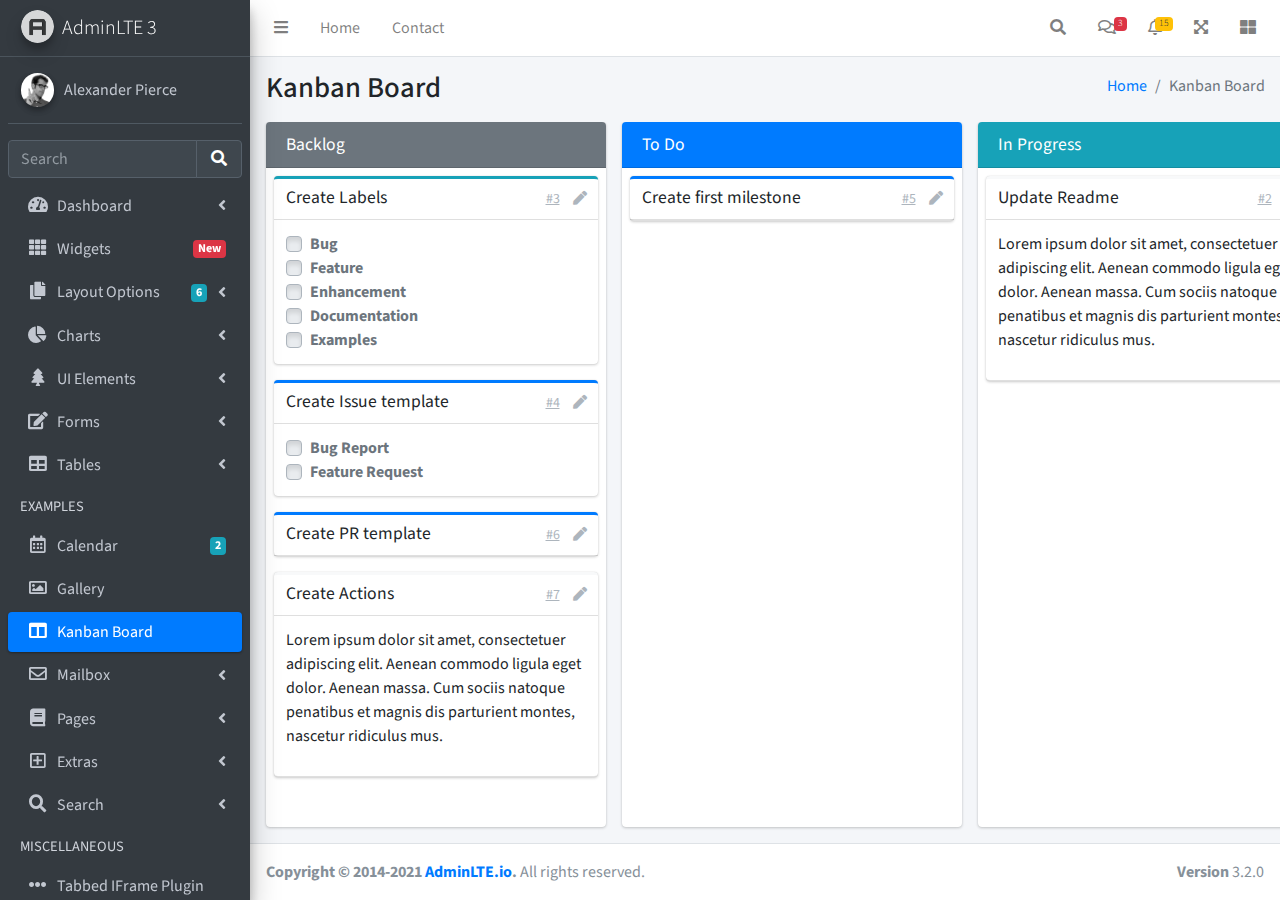
<file: Content/AdminPanel/pages/kanban.html>
<!DOCTYPE html>
<html lang="en">
<head>
  <meta charset="utf-8">
  <meta name="viewport" content="width=device-width, initial-scale=1">
  <title>AdminLTE 3 | Kanban Board</title>

  <!-- Google Font: Source Sans Pro -->
  <link rel="stylesheet" href="https://fonts.googleapis.com/css?family=Source+Sans+Pro:300,400,400i,700&display=fallback">
  <!-- Font Awesome -->
  <link rel="stylesheet" href="../plugins/fontawesome-free/css/all.min.css">
  <!-- Ekko Lightbox -->
  <link rel="stylesheet" href="../plugins/ekko-lightbox/ekko-lightbox.css">
  <!-- Theme style -->
  <link rel="stylesheet" href="../dist/css/adminlte.min.css">
  <!-- overlayScrollbars -->
  <link rel="stylesheet" href="../plugins/overlayScrollbars/css/OverlayScrollbars.min.css">
</head>
<body class="hold-transition sidebar-mini layout-fixed">
<div class="wrapper">
  <!-- Navbar -->
  <nav class="main-header navbar navbar-expand navbar-white navbar-light">
    <!-- Left navbar links -->
    <ul class="navbar-nav">
      <li class="nav-item">
        <a class="nav-link" data-widget="pushmenu" href="#" role="button"><i class="fas fa-bars"></i></a>
      </li>
      <li class="nav-item d-none d-sm-inline-block">
        <a href="../index3.html" class="nav-link">Home</a>
      </li>
      <li class="nav-item d-none d-sm-inline-block">
        <a href="#" class="nav-link">Contact</a>
      </li>
    </ul>

    <!-- Right navbar links -->
    <ul class="navbar-nav ml-auto">
      <!-- Navbar Search -->
      <li class="nav-item">
        <a class="nav-link" data-widget="navbar-search" href="#" role="button">
          <i class="fas fa-search"></i>
        </a>
        <div class="navbar-search-block">
          <form class="form-inline">
            <div class="input-group input-group-sm">
              <input class="form-control form-control-navbar" type="search" placeholder="Search" aria-label="Search">
              <div class="input-group-append">
                <button class="btn btn-navbar" type="submit">
                  <i class="fas fa-search"></i>
                </button>
                <button class="btn btn-navbar" type="button" data-widget="navbar-search">
                  <i class="fas fa-times"></i>
                </button>
              </div>
            </div>
          </form>
        </div>
      </li>

      <!-- Messages Dropdown Menu -->
      <li class="nav-item dropdown">
        <a class="nav-link" data-toggle="dropdown" href="#">
          <i class="far fa-comments"></i>
          <span class="badge badge-danger navbar-badge">3</span>
        </a>
        <div class="dropdown-menu dropdown-menu-lg dropdown-menu-right">
          <a href="#" class="dropdown-item">
            <!-- Message Start -->
            <div class="media">
              <img src="../dist/img/user1-128x128.jpg" alt="User Avatar" class="img-size-50 mr-3 img-circle">
              <div class="media-body">
                <h3 class="dropdown-item-title">
                  Brad Diesel
                  <span class="float-right text-sm text-danger"><i class="fas fa-star"></i></span>
                </h3>
                <p class="text-sm">Call me whenever you can...</p>
                <p class="text-sm text-muted"><i class="far fa-clock mr-1"></i> 4 Hours Ago</p>
              </div>
            </div>
            <!-- Message End -->
          </a>
          <div class="dropdown-divider"></div>
          <a href="#" class="dropdown-item">
            <!-- Message Start -->
            <div class="media">
              <img src="../dist/img/user8-128x128.jpg" alt="User Avatar" class="img-size-50 img-circle mr-3">
              <div class="media-body">
                <h3 class="dropdown-item-title">
                  John Pierce
                  <span class="float-right text-sm text-muted"><i class="fas fa-star"></i></span>
                </h3>
                <p class="text-sm">I got your message bro</p>
                <p class="text-sm text-muted"><i class="far fa-clock mr-1"></i> 4 Hours Ago</p>
              </div>
            </div>
            <!-- Message End -->
          </a>
          <div class="dropdown-divider"></div>
          <a href="#" class="dropdown-item">
            <!-- Message Start -->
            <div class="media">
              <img src="../dist/img/user3-128x128.jpg" alt="User Avatar" class="img-size-50 img-circle mr-3">
              <div class="media-body">
                <h3 class="dropdown-item-title">
                  Nora Silvester
                  <span class="float-right text-sm text-warning"><i class="fas fa-star"></i></span>
                </h3>
                <p class="text-sm">The subject goes here</p>
                <p class="text-sm text-muted"><i class="far fa-clock mr-1"></i> 4 Hours Ago</p>
              </div>
            </div>
            <!-- Message End -->
          </a>
          <div class="dropdown-divider"></div>
          <a href="#" class="dropdown-item dropdown-footer">See All Messages</a>
        </div>
      </li>
      <!-- Notifications Dropdown Menu -->
      <li class="nav-item dropdown">
        <a class="nav-link" data-toggle="dropdown" href="#">
          <i class="far fa-bell"></i>
          <span class="badge badge-warning navbar-badge">15</span>
        </a>
        <div class="dropdown-menu dropdown-menu-lg dropdown-menu-right">
          <span class="dropdown-item dropdown-header">15 Notifications</span>
          <div class="dropdown-divider"></div>
          <a href="#" class="dropdown-item">
            <i class="fas fa-envelope mr-2"></i> 4 new messages
            <span class="float-right text-muted text-sm">3 mins</span>
          </a>
          <div class="dropdown-divider"></div>
          <a href="#" class="dropdown-item">
            <i class="fas fa-users mr-2"></i> 8 friend requests
            <span class="float-right text-muted text-sm">12 hours</span>
          </a>
          <div class="dropdown-divider"></div>
          <a href="#" class="dropdown-item">
            <i class="fas fa-file mr-2"></i> 3 new reports
            <span class="float-right text-muted text-sm">2 days</span>
          </a>
          <div class="dropdown-divider"></div>
          <a href="#" class="dropdown-item dropdown-footer">See All Notifications</a>
        </div>
      </li>
      <li class="nav-item">
        <a class="nav-link" data-widget="fullscreen" href="#" role="button">
          <i class="fas fa-expand-arrows-alt"></i>
        </a>
      </li>
      <li class="nav-item">
        <a class="nav-link" data-widget="control-sidebar" data-slide="true" href="#" role="button">
          <i class="fas fa-th-large"></i>
        </a>
      </li>
    </ul>
  </nav>
  <!-- /.navbar -->

  <!-- Main Sidebar Container -->
  <aside class="main-sidebar sidebar-dark-primary elevation-4">
    <!-- Brand Logo -->
    <a href="../index3.html" class="brand-link">
      <img src="../dist/img/AdminLTELogo.png" alt="AdminLTE Logo" class="brand-image img-circle elevation-3" style="opacity: .8">
      <span class="brand-text font-weight-light">AdminLTE 3</span>
    </a>

    <!-- Sidebar -->
    <div class="sidebar">
      <!-- Sidebar user panel (optional) -->
      <div class="user-panel mt-3 pb-3 mb-3 d-flex">
        <div class="image">
          <img src="../dist/img/user2-160x160.jpg" class="img-circle elevation-2" alt="User Image">
        </div>
        <div class="info">
          <a href="#" class="d-block">Alexander Pierce</a>
        </div>
      </div>

      <!-- SidebarSearch Form -->
      <div class="form-inline">
        <div class="input-group" data-widget="sidebar-search">
          <input class="form-control form-control-sidebar" type="search" placeholder="Search" aria-label="Search">
          <div class="input-group-append">
            <button class="btn btn-sidebar">
              <i class="fas fa-search fa-fw"></i>
            </button>
          </div>
        </div>
      </div>

      <!-- Sidebar Menu -->
      <nav class="mt-2">
        <ul class="nav nav-pills nav-sidebar flex-column" data-widget="treeview" role="menu" data-accordion="false">
          <!-- Add icons to the links using the .nav-icon class
               with font-awesome or any other icon font library -->
          <li class="nav-item">
            <a href="#" class="nav-link">
              <i class="nav-icon fas fa-tachometer-alt"></i>
              <p>
                Dashboard
                <i class="right fas fa-angle-left"></i>
              </p>
            </a>
            <ul class="nav nav-treeview">
              <li class="nav-item">
                <a href="../index.html" class="nav-link">
                  <i class="far fa-circle nav-icon"></i>
                  <p>Dashboard v1</p>
                </a>
              </li>
              <li class="nav-item">
                <a href="../index2.html" class="nav-link">
                  <i class="far fa-circle nav-icon"></i>
                  <p>Dashboard v2</p>
                </a>
              </li>
              <li class="nav-item">
                <a href="../index3.html" class="nav-link">
                  <i class="far fa-circle nav-icon"></i>
                  <p>Dashboard v3</p>
                </a>
              </li>
            </ul>
          </li>
          <li class="nav-item">
            <a href="widgets.html" class="nav-link">
              <i class="nav-icon fas fa-th"></i>
              <p>
                Widgets
                <span class="right badge badge-danger">New</span>
              </p>
            </a>
          </li>
          <li class="nav-item">
            <a href="#" class="nav-link">
              <i class="nav-icon fas fa-copy"></i>
              <p>
                Layout Options
                <i class="fas fa-angle-left right"></i>
                <span class="badge badge-info right">6</span>
              </p>
            </a>
            <ul class="nav nav-treeview">
              <li class="nav-item">
                <a href="layout/top-nav.html" class="nav-link">
                  <i class="far fa-circle nav-icon"></i>
                  <p>Top Navigation</p>
                </a>
              </li>
              <li class="nav-item">
                <a href="layout/top-nav-sidebar.html" class="nav-link">
                  <i class="far fa-circle nav-icon"></i>
                  <p>Top Navigation + Sidebar</p>
                </a>
              </li>
              <li class="nav-item">
                <a href="layout/boxed.html" class="nav-link">
                  <i class="far fa-circle nav-icon"></i>
                  <p>Boxed</p>
                </a>
              </li>
              <li class="nav-item">
                <a href="layout/fixed-sidebar.html" class="nav-link">
                  <i class="far fa-circle nav-icon"></i>
                  <p>Fixed Sidebar</p>
                </a>
              </li>
              <li class="nav-item">
                <a href="layout/fixed-sidebar-custom.html" class="nav-link">
                  <i class="far fa-circle nav-icon"></i>
                  <p>Fixed Sidebar <small>+ Custom Area</small></p>
                </a>
              </li>
              <li class="nav-item">
                <a href="layout/fixed-topnav.html" class="nav-link">
                  <i class="far fa-circle nav-icon"></i>
                  <p>Fixed Navbar</p>
                </a>
              </li>
              <li class="nav-item">
                <a href="layout/fixed-footer.html" class="nav-link">
                  <i class="far fa-circle nav-icon"></i>
                  <p>Fixed Footer</p>
                </a>
              </li>
              <li class="nav-item">
                <a href="layout/collapsed-sidebar.html" class="nav-link">
                  <i class="far fa-circle nav-icon"></i>
                  <p>Collapsed Sidebar</p>
                </a>
              </li>
            </ul>
          </li>
          <li class="nav-item">
            <a href="#" class="nav-link">
              <i class="nav-icon fas fa-chart-pie"></i>
              <p>
                Charts
                <i class="right fas fa-angle-left"></i>
              </p>
            </a>
            <ul class="nav nav-treeview">
              <li class="nav-item">
                <a href="charts/chartjs.html" class="nav-link">
                  <i class="far fa-circle nav-icon"></i>
                  <p>ChartJS</p>
                </a>
              </li>
              <li class="nav-item">
                <a href="charts/flot.html" class="nav-link">
                  <i class="far fa-circle nav-icon"></i>
                  <p>Flot</p>
                </a>
              </li>
              <li class="nav-item">
                <a href="charts/inline.html" class="nav-link">
                  <i class="far fa-circle nav-icon"></i>
                  <p>Inline</p>
                </a>
              </li>
              <li class="nav-item">
                <a href="charts/uplot.html" class="nav-link">
                  <i class="far fa-circle nav-icon"></i>
                  <p>uPlot</p>
                </a>
              </li>
            </ul>
          </li>
          <li class="nav-item">
            <a href="#" class="nav-link">
              <i class="nav-icon fas fa-tree"></i>
              <p>
                UI Elements
                <i class="fas fa-angle-left right"></i>
              </p>
            </a>
            <ul class="nav nav-treeview">
              <li class="nav-item">
                <a href="UI/general.html" class="nav-link">
                  <i class="far fa-circle nav-icon"></i>
                  <p>General</p>
                </a>
              </li>
              <li class="nav-item">
                <a href="UI/icons.html" class="nav-link">
                  <i class="far fa-circle nav-icon"></i>
                  <p>Icons</p>
                </a>
              </li>
              <li class="nav-item">
                <a href="UI/buttons.html" class="nav-link">
                  <i class="far fa-circle nav-icon"></i>
                  <p>Buttons</p>
                </a>
              </li>
              <li class="nav-item">
                <a href="UI/sliders.html" class="nav-link">
                  <i class="far fa-circle nav-icon"></i>
                  <p>Sliders</p>
                </a>
              </li>
              <li class="nav-item">
                <a href="UI/modals.html" class="nav-link">
                  <i class="far fa-circle nav-icon"></i>
                  <p>Modals & Alerts</p>
                </a>
              </li>
              <li class="nav-item">
                <a href="UI/navbar.html" class="nav-link">
                  <i class="far fa-circle nav-icon"></i>
                  <p>Navbar & Tabs</p>
                </a>
              </li>
              <li class="nav-item">
                <a href="UI/timeline.html" class="nav-link">
                  <i class="far fa-circle nav-icon"></i>
                  <p>Timeline</p>
                </a>
              </li>
              <li class="nav-item">
                <a href="UI/ribbons.html" class="nav-link">
                  <i class="far fa-circle nav-icon"></i>
                  <p>Ribbons</p>
                </a>
              </li>
            </ul>
          </li>
          <li class="nav-item">
            <a href="#" class="nav-link">
              <i class="nav-icon fas fa-edit"></i>
              <p>
                Forms
                <i class="fas fa-angle-left right"></i>
              </p>
            </a>
            <ul class="nav nav-treeview">
              <li class="nav-item">
                <a href="forms/general.html" class="nav-link">
                  <i class="far fa-circle nav-icon"></i>
                  <p>General Elements</p>
                </a>
              </li>
              <li class="nav-item">
                <a href="forms/advanced.html" class="nav-link">
                  <i class="far fa-circle nav-icon"></i>
                  <p>Advanced Elements</p>
                </a>
              </li>
              <li class="nav-item">
                <a href="forms/editors.html" class="nav-link">
                  <i class="far fa-circle nav-icon"></i>
                  <p>Editors</p>
                </a>
              </li>
              <li class="nav-item">
                <a href="forms/validation.html" class="nav-link">
                  <i class="far fa-circle nav-icon"></i>
                  <p>Validation</p>
                </a>
              </li>
            </ul>
          </li>
          <li class="nav-item">
            <a href="#" class="nav-link">
              <i class="nav-icon fas fa-table"></i>
              <p>
                Tables
                <i class="fas fa-angle-left right"></i>
              </p>
            </a>
            <ul class="nav nav-treeview">
              <li class="nav-item">
                <a href="tables/simple.html" class="nav-link">
                  <i class="far fa-circle nav-icon"></i>
                  <p>Simple Tables</p>
                </a>
              </li>
              <li class="nav-item">
                <a href="tables/data.html" class="nav-link">
                  <i class="far fa-circle nav-icon"></i>
                  <p>DataTables</p>
                </a>
              </li>
              <li class="nav-item">
                <a href="tables/jsgrid.html" class="nav-link">
                  <i class="far fa-circle nav-icon"></i>
                  <p>jsGrid</p>
                </a>
              </li>
            </ul>
          </li>
          <li class="nav-header">EXAMPLES</li>
          <li class="nav-item">
            <a href="calendar.html" class="nav-link">
              <i class="nav-icon far fa-calendar-alt"></i>
              <p>
                Calendar
                <span class="badge badge-info right">2</span>
              </p>
            </a>
          </li>
          <li class="nav-item">
            <a href="gallery.html" class="nav-link">
              <i class="nav-icon far fa-image"></i>
              <p>
                Gallery
              </p>
            </a>
          </li>
          <li class="nav-item">
            <a href="kanban.html" class="nav-link active">
              <i class="nav-icon fas fa-columns"></i>
              <p>
                Kanban Board
              </p>
            </a>
          </li>
          <li class="nav-item">
            <a href="#" class="nav-link">
              <i class="nav-icon far fa-envelope"></i>
              <p>
                Mailbox
                <i class="fas fa-angle-left right"></i>
              </p>
            </a>
            <ul class="nav nav-treeview">
              <li class="nav-item">
                <a href="mailbox/mailbox.html" class="nav-link">
                  <i class="far fa-circle nav-icon"></i>
                  <p>Inbox</p>
                </a>
              </li>
              <li class="nav-item">
                <a href="mailbox/compose.html" class="nav-link">
                  <i class="far fa-circle nav-icon"></i>
                  <p>Compose</p>
                </a>
              </li>
              <li class="nav-item">
                <a href="mailbox/read-mail.html" class="nav-link">
                  <i class="far fa-circle nav-icon"></i>
                  <p>Read</p>
                </a>
              </li>
            </ul>
          </li>
          <li class="nav-item">
            <a href="#" class="nav-link">
              <i class="nav-icon fas fa-book"></i>
              <p>
                Pages
                <i class="fas fa-angle-left right"></i>
              </p>
            </a>
            <ul class="nav nav-treeview">
              <li class="nav-item">
                <a href="examples/invoice.html" class="nav-link">
                  <i class="far fa-circle nav-icon"></i>
                  <p>Invoice</p>
                </a>
              </li>
              <li class="nav-item">
                <a href="examples/profile.html" class="nav-link">
                  <i class="far fa-circle nav-icon"></i>
                  <p>Profile</p>
                </a>
              </li>
              <li class="nav-item">
                <a href="examples/e-commerce.html" class="nav-link">
                  <i class="far fa-circle nav-icon"></i>
                  <p>E-commerce</p>
                </a>
              </li>
              <li class="nav-item">
                <a href="examples/projects.html" class="nav-link">
                  <i class="far fa-circle nav-icon"></i>
                  <p>Projects</p>
                </a>
              </li>
              <li class="nav-item">
                <a href="examples/project-add.html" class="nav-link">
                  <i class="far fa-circle nav-icon"></i>
                  <p>Project Add</p>
                </a>
              </li>
              <li class="nav-item">
                <a href="examples/project-edit.html" class="nav-link">
                  <i class="far fa-circle nav-icon"></i>
                  <p>Project Edit</p>
                </a>
              </li>
              <li class="nav-item">
                <a href="examples/project-detail.html" class="nav-link">
                  <i class="far fa-circle nav-icon"></i>
                  <p>Project Detail</p>
                </a>
              </li>
              <li class="nav-item">
                <a href="examples/contacts.html" class="nav-link">
                  <i class="far fa-circle nav-icon"></i>
                  <p>Contacts</p>
                </a>
              </li>
              <li class="nav-item">
                <a href="examples/faq.html" class="nav-link">
                  <i class="far fa-circle nav-icon"></i>
                  <p>FAQ</p>
                </a>
              </li>
              <li class="nav-item">
                <a href="examples/contact-us.html" class="nav-link">
                  <i class="far fa-circle nav-icon"></i>
                  <p>Contact us</p>
                </a>
              </li>
            </ul>
          </li>
          <li class="nav-item">
            <a href="#" class="nav-link">
              <i class="nav-icon far fa-plus-square"></i>
              <p>
                Extras
                <i class="fas fa-angle-left right"></i>
              </p>
            </a>
            <ul class="nav nav-treeview">
              <li class="nav-item">
                <a href="#" class="nav-link">
                  <i class="far fa-circle nav-icon"></i>
                  <p>
                    Login & Register v1
                    <i class="fas fa-angle-left right"></i>
                  </p>
                </a>
                <ul class="nav nav-treeview">
                  <li class="nav-item">
                    <a href="examples/login.html" class="nav-link">
                      <i class="far fa-circle nav-icon"></i>
                      <p>Login v1</p>
                    </a>
                  </li>
                  <li class="nav-item">
                    <a href="examples/register.html" class="nav-link">
                      <i class="far fa-circle nav-icon"></i>
                      <p>Register v1</p>
                    </a>
                  </li>
                  <li class="nav-item">
                    <a href="examples/forgot-password.html" class="nav-link">
                      <i class="far fa-circle nav-icon"></i>
                      <p>Forgot Password v1</p>
                    </a>
                  </li>
                  <li class="nav-item">
                    <a href="examples/recover-password.html" class="nav-link">
                      <i class="far fa-circle nav-icon"></i>
                      <p>Recover Password v1</p>
                    </a>
                  </li>
                </ul>
              </li>
              <li class="nav-item">
                <a href="#" class="nav-link">
                  <i class="far fa-circle nav-icon"></i>
                  <p>
                    Login & Register v2
                    <i class="fas fa-angle-left right"></i>
                  </p>
                </a>
                <ul class="nav nav-treeview">
                  <li class="nav-item">
                    <a href="examples/login-v2.html" class="nav-link">
                      <i class="far fa-circle nav-icon"></i>
                      <p>Login v2</p>
                    </a>
                  </li>
                  <li class="nav-item">
                    <a href="examples/register-v2.html" class="nav-link">
                      <i class="far fa-circle nav-icon"></i>
                      <p>Register v2</p>
                    </a>
                  </li>
                  <li class="nav-item">
                    <a href="examples/forgot-password-v2.html" class="nav-link">
                      <i class="far fa-circle nav-icon"></i>
                      <p>Forgot Password v2</p>
                    </a>
                  </li>
                  <li class="nav-item">
                    <a href="examples/recover-password-v2.html" class="nav-link">
                      <i class="far fa-circle nav-icon"></i>
                      <p>Recover Password v2</p>
                    </a>
                  </li>
                </ul>
              </li>
              <li class="nav-item">
                <a href="examples/lockscreen.html" class="nav-link">
                  <i class="far fa-circle nav-icon"></i>
                  <p>Lockscreen</p>
                </a>
              </li>
              <li class="nav-item">
                <a href="examples/legacy-user-menu.html" class="nav-link">
                  <i class="far fa-circle nav-icon"></i>
                  <p>Legacy User Menu</p>
                </a>
              </li>
              <li class="nav-item">
                <a href="examples/language-menu.html" class="nav-link">
                  <i class="far fa-circle nav-icon"></i>
                  <p>Language Menu</p>
                </a>
              </li>
              <li class="nav-item">
                <a href="examples/404.html" class="nav-link">
                  <i class="far fa-circle nav-icon"></i>
                  <p>Error 404</p>
                </a>
              </li>
              <li class="nav-item">
                <a href="examples/500.html" class="nav-link">
                  <i class="far fa-circle nav-icon"></i>
                  <p>Error 500</p>
                </a>
              </li>
              <li class="nav-item">
                <a href="examples/pace.html" class="nav-link">
                  <i class="far fa-circle nav-icon"></i>
                  <p>Pace</p>
                </a>
              </li>
              <li class="nav-item">
                <a href="examples/blank.html" class="nav-link">
                  <i class="far fa-circle nav-icon"></i>
                  <p>Blank Page</p>
                </a>
              </li>
              <li class="nav-item">
                <a href="../starter.html" class="nav-link">
                  <i class="far fa-circle nav-icon"></i>
                  <p>Starter Page</p>
                </a>
              </li>
            </ul>
          </li>
          <li class="nav-item">
            <a href="#" class="nav-link">
              <i class="nav-icon fas fa-search"></i>
              <p>
                Search
                <i class="fas fa-angle-left right"></i>
              </p>
            </a>
            <ul class="nav nav-treeview">
              <li class="nav-item">
                <a href="search/simple.html" class="nav-link">
                  <i class="far fa-circle nav-icon"></i>
                  <p>Simple Search</p>
                </a>
              </li>
              <li class="nav-item">
                <a href="search/enhanced.html" class="nav-link">
                  <i class="far fa-circle nav-icon"></i>
                  <p>Enhanced</p>
                </a>
              </li>
            </ul>
          </li>
          <li class="nav-header">MISCELLANEOUS</li>
          <li class="nav-item">
            <a href="../iframe.html" class="nav-link">
              <i class="nav-icon fas fa-ellipsis-h"></i>
              <p>Tabbed IFrame Plugin</p>
            </a>
          </li>
          <li class="nav-item">
            <a href="https://adminlte.io/docs/3.1/" class="nav-link">
              <i class="nav-icon fas fa-file"></i>
              <p>Documentation</p>
            </a>
          </li>
          <li class="nav-header">MULTI LEVEL EXAMPLE</li>
          <li class="nav-item">
            <a href="#" class="nav-link">
              <i class="fas fa-circle nav-icon"></i>
              <p>Level 1</p>
            </a>
          </li>
          <li class="nav-item">
            <a href="#" class="nav-link">
              <i class="nav-icon fas fa-circle"></i>
              <p>
                Level 1
                <i class="right fas fa-angle-left"></i>
              </p>
            </a>
            <ul class="nav nav-treeview">
              <li class="nav-item">
                <a href="#" class="nav-link">
                  <i class="far fa-circle nav-icon"></i>
                  <p>Level 2</p>
                </a>
              </li>
              <li class="nav-item">
                <a href="#" class="nav-link">
                  <i class="far fa-circle nav-icon"></i>
                  <p>
                    Level 2
                    <i class="right fas fa-angle-left"></i>
                  </p>
                </a>
                <ul class="nav nav-treeview">
                  <li class="nav-item">
                    <a href="#" class="nav-link">
                      <i class="far fa-dot-circle nav-icon"></i>
                      <p>Level 3</p>
                    </a>
                  </li>
                  <li class="nav-item">
                    <a href="#" class="nav-link">
                      <i class="far fa-dot-circle nav-icon"></i>
                      <p>Level 3</p>
                    </a>
                  </li>
                  <li class="nav-item">
                    <a href="#" class="nav-link">
                      <i class="far fa-dot-circle nav-icon"></i>
                      <p>Level 3</p>
                    </a>
                  </li>
                </ul>
              </li>
              <li class="nav-item">
                <a href="#" class="nav-link">
                  <i class="far fa-circle nav-icon"></i>
                  <p>Level 2</p>
                </a>
              </li>
            </ul>
          </li>
          <li class="nav-item">
            <a href="#" class="nav-link">
              <i class="fas fa-circle nav-icon"></i>
              <p>Level 1</p>
            </a>
          </li>
          <li class="nav-header">LABELS</li>
          <li class="nav-item">
            <a href="#" class="nav-link">
              <i class="nav-icon far fa-circle text-danger"></i>
              <p class="text">Important</p>
            </a>
          </li>
          <li class="nav-item">
            <a href="#" class="nav-link">
              <i class="nav-icon far fa-circle text-warning"></i>
              <p>Warning</p>
            </a>
          </li>
          <li class="nav-item">
            <a href="#" class="nav-link">
              <i class="nav-icon far fa-circle text-info"></i>
              <p>Informational</p>
            </a>
          </li>
        </ul>
      </nav>
      <!-- /.sidebar-menu -->
    </div>
    <!-- /.sidebar -->
  </aside>

  <!-- Content Wrapper. Contains page content -->
  <div class="content-wrapper kanban">
    <section class="content-header">
      <div class="container-fluid">
        <div class="row">
          <div class="col-sm-6">
            <h1>Kanban Board</h1>
          </div>
          <div class="col-sm-6 d-none d-sm-block">
            <ol class="breadcrumb float-sm-right">
              <li class="breadcrumb-item"><a href="#">Home</a></li>
              <li class="breadcrumb-item active">Kanban Board</li>
            </ol>
          </div>
        </div>
      </div>
    </section>

    <section class="content pb-3">
      <div class="container-fluid h-100">
        <div class="card card-row card-secondary">
          <div class="card-header">
            <h3 class="card-title">
              Backlog
            </h3>
          </div>
          <div class="card-body">
            <div class="card card-info card-outline">
              <div class="card-header">
                <h5 class="card-title">Create Labels</h5>
                <div class="card-tools">
                  <a href="#" class="btn btn-tool btn-link">#3</a>
                  <a href="#" class="btn btn-tool">
                    <i class="fas fa-pen"></i>
                  </a>
                </div>
              </div>
              <div class="card-body">
                <div class="custom-control custom-checkbox">
                  <input class="custom-control-input" type="checkbox" id="customCheckbox1" disabled>
                  <label for="customCheckbox1" class="custom-control-label">Bug</label>
                </div>
                <div class="custom-control custom-checkbox">
                  <input class="custom-control-input" type="checkbox" id="customCheckbox2" disabled>
                  <label for="customCheckbox2" class="custom-control-label">Feature</label>
                </div>
                <div class="custom-control custom-checkbox">
                  <input class="custom-control-input" type="checkbox" id="customCheckbox3" disabled>
                  <label for="customCheckbox3" class="custom-control-label">Enhancement</label>
                </div>
                <div class="custom-control custom-checkbox">
                  <input class="custom-control-input" type="checkbox" id="customCheckbox4" disabled>
                  <label for="customCheckbox4" class="custom-control-label">Documentation</label>
                </div>
                <div class="custom-control custom-checkbox">
                  <input class="custom-control-input" type="checkbox" id="customCheckbox5" disabled>
                  <label for="customCheckbox5" class="custom-control-label">Examples</label>
                </div>
              </div>
            </div>
            <div class="card card-primary card-outline">
              <div class="card-header">
                <h5 class="card-title">Create Issue template</h5>
                <div class="card-tools">
                  <a href="#" class="btn btn-tool btn-link">#4</a>
                  <a href="#" class="btn btn-tool">
                    <i class="fas fa-pen"></i>
                  </a>
                </div>
              </div>
              <div class="card-body">
                <div class="custom-control custom-checkbox">
                  <input class="custom-control-input" type="checkbox" id="customCheckbox1_1" disabled>
                  <label for="customCheckbox1_1" class="custom-control-label">Bug Report</label>
                </div>
                <div class="custom-control custom-checkbox">
                  <input class="custom-control-input" type="checkbox" id="customCheckbox1_2" disabled>
                  <label for="customCheckbox1_2" class="custom-control-label">Feature Request</label>
                </div>
              </div>
            </div>
            <div class="card card-primary card-outline">
              <div class="card-header">
                <h5 class="card-title">Create PR template</h5>
                <div class="card-tools">
                  <a href="#" class="btn btn-tool btn-link">#6</a>
                  <a href="#" class="btn btn-tool">
                    <i class="fas fa-pen"></i>
                  </a>
                </div>
              </div>
            </div>
            <div class="card card-light card-outline">
              <div class="card-header">
                <h5 class="card-title">Create Actions</h5>
                <div class="card-tools">
                  <a href="#" class="btn btn-tool btn-link">#7</a>
                  <a href="#" class="btn btn-tool">
                    <i class="fas fa-pen"></i>
                  </a>
                </div>

              </div>
              <div class="card-body">
                <p>
                  Lorem ipsum dolor sit amet, consectetuer adipiscing elit.
                  Aenean commodo ligula eget dolor. Aenean massa.
                  Cum sociis natoque penatibus et magnis dis parturient montes,
                  nascetur ridiculus mus.
                </p>
              </div>
            </div>
          </div>
        </div>
        <div class="card card-row card-primary">
          <div class="card-header">
            <h3 class="card-title">
              To Do
            </h3>
          </div>
          <div class="card-body">
            <div class="card card-primary card-outline">
              <div class="card-header">
                <h5 class="card-title">Create first milestone</h5>
                <div class="card-tools">
                  <a href="#" class="btn btn-tool btn-link">#5</a>
                  <a href="#" class="btn btn-tool">
                    <i class="fas fa-pen"></i>
                  </a>
                </div>
              </div>
            </div>
          </div>
        </div>
        <div class="card card-row card-default">
          <div class="card-header bg-info">
            <h3 class="card-title">
              In Progress
            </h3>
          </div>
          <div class="card-body">
            <div class="card card-light card-outline">
              <div class="card-header">
                <h5 class="card-title">Update Readme</h5>
                <div class="card-tools">
                  <a href="#" class="btn btn-tool btn-link">#2</a>
                  <a href="#" class="btn btn-tool">
                    <i class="fas fa-pen"></i>
                  </a>
                </div>
              </div>
              <div class="card-body">
                <p>
                  Lorem ipsum dolor sit amet, consectetuer adipiscing elit.
                  Aenean commodo ligula eget dolor. Aenean massa.
                  Cum sociis natoque penatibus et magnis dis parturient montes,
                  nascetur ridiculus mus.
                </p>
              </div>
            </div>
          </div>
        </div>
        <div class="card card-row card-success">
          <div class="card-header">
            <h3 class="card-title">
              Done
            </h3>
          </div>
          <div class="card-body">
            <div class="card card-primary card-outline">
              <div class="card-header">
                <h5 class="card-title">Create repo</h5>
                <div class="card-tools">
                  <a href="#" class="btn btn-tool btn-link">#1</a>
                  <a href="#" class="btn btn-tool">
                    <i class="fas fa-pen"></i>
                  </a>
                </div>
              </div>
            </div>
          </div>
        </div>
      </div>
    </section>
  </div>

  <footer class="main-footer">
    <div class="float-right d-none d-sm-block">
      <b>Version</b> 3.2.0
    </div>
    <strong>Copyright &copy; 2014-2021 <a href="https://adminlte.io">AdminLTE.io</a>.</strong> All rights reserved.
  </footer>

  <!-- Control Sidebar -->
  <aside class="control-sidebar control-sidebar-dark">
    <!-- Control sidebar content goes here -->
  </aside>
  <!-- /.control-sidebar -->
</div>
<!-- ./wrapper -->

<!-- jQuery -->
<script src="../plugins/jquery/jquery.min.js"></script>
<!-- Bootstrap -->
<script src="../plugins/bootstrap/js/bootstrap.bundle.min.js"></script>
<!-- Ekko Lightbox -->
<script src="../plugins/ekko-lightbox/ekko-lightbox.min.js"></script>
<!-- overlayScrollbars -->
<script src="../plugins/overlayScrollbars/js/jquery.overlayScrollbars.min.js"></script>
<!-- AdminLTE App -->
<script src="../dist/js/adminlte.min.js"></script>
<!-- Filterizr-->
<script src="../plugins/filterizr/jquery.filterizr.min.js"></script>
<!-- AdminLTE for demo purposes -->
<script src="../dist/js/demo.js"></script>
<!-- Page specific script -->
<script>
  $(function () {

  })
</script>
</body>
</html>
</file>
<file: Content/AdminPanel/plugins/daterangepicker/daterangepicker.css>
.daterangepicker {
  position: absolute;
  color: inherit;
  background-color: #fff;
  border-radius: 4px;
  border: 1px solid #ddd;
  width: 278px;
  max-width: none;
  padding: 0;
  margin-top: 7px;
  top: 100px;
  left: 20px;
  z-index: 3001;
  display: none;
  font-family: arial;
  font-size: 15px;
  line-height: 1em;
}

.daterangepicker:before, .daterangepicker:after {
  position: absolute;
  display: inline-block;
  border-bottom-color: rgba(0, 0, 0, 0.2);
  content: '';
}

.daterangepicker:before {
  top: -7px;
  border-right: 7px solid transparent;
  border-left: 7px solid transparent;
  border-bottom: 7px solid #ccc;
}

.daterangepicker:after {
  top: -6px;
  border-right: 6px solid transparent;
  border-bottom: 6px solid #fff;
  border-left: 6px solid transparent;
}

.daterangepicker.opensleft:before {
  right: 9px;
}

.daterangepicker.opensleft:after {
  right: 10px;
}

.daterangepicker.openscenter:before {
  left: 0;
  right: 0;
  width: 0;
  margin-left: auto;
  margin-right: auto;
}

.daterangepicker.openscenter:after {
  left: 0;
  right: 0;
  width: 0;
  margin-left: auto;
  margin-right: auto;
}

.daterangepicker.opensright:before {
  left: 9px;
}

.daterangepicker.opensright:after {
  left: 10px;
}

.daterangepicker.drop-up {
  margin-top: -7px;
}

.daterangepicker.drop-up:before {
  top: initial;
  bottom: -7px;
  border-bottom: initial;
  border-top: 7px solid #ccc;
}

.daterangepicker.drop-up:after {
  top: initial;
  bottom: -6px;
  border-bottom: initial;
  border-top: 6px solid #fff;
}

.daterangepicker.single .daterangepicker .ranges, .daterangepicker.single .drp-calendar {
  float: none;
}

.daterangepicker.single .drp-selected {
  display: none;
}

.daterangepicker.show-calendar .drp-calendar {
  display: block;
}

.daterangepicker.show-calendar .drp-buttons {
  display: block;
}

.daterangepicker.auto-apply .drp-buttons {
  display: none;
}

.daterangepicker .drp-calendar {
  display: none;
  max-width: 270px;
}

.daterangepicker .drp-calendar.left {
  padding: 8px 0 8px 8px;
}

.daterangepicker .drp-calendar.right {
  padding: 8px;
}

.daterangepicker .drp-calendar.single .calendar-table {
  border: none;
}

.daterangepicker .calendar-table .next span, .daterangepicker .calendar-table .prev span {
  color: #fff;
  border: solid black;
  border-width: 0 2px 2px 0;
  border-radius: 0;
  display: inline-block;
  padding: 3px;
}

.daterangepicker .calendar-table .next span {
  transform: rotate(-45deg);
  -webkit-transform: rotate(-45deg);
}

.daterangepicker .calendar-table .prev span {
  transform: rotate(135deg);
  -webkit-transform: rotate(135deg);
}

.daterangepicker .calendar-table th, .daterangepicker .calendar-table td {
  white-space: nowrap;
  text-align: center;
  vertical-align: middle;
  min-width: 32px;
  width: 32px;
  height: 24px;
  line-height: 24px;
  font-size: 12px;
  border-radius: 4px;
  border: 1px solid transparent;
  white-space: nowrap;
  cursor: pointer;
}

.daterangepicker .calendar-table {
  border: 1px solid #fff;
  border-radius: 4px;
  background-color: #fff;
}

.daterangepicker .calendar-table table {
  width: 100%;
  margin: 0;
  border-spacing: 0;
  border-collapse: collapse;
}

.daterangepicker td.available:hover, .daterangepicker th.available:hover {
  background-color: #eee;
  border-color: transparent;
  color: inherit;
}

.daterangepicker td.week, .daterangepicker th.week {
  font-size: 80%;
  color: #ccc;
}

.daterangepicker td.off, .daterangepicker td.off.in-range, .daterangepicker td.off.start-date, .daterangepicker td.off.end-date {
  background-color: #fff;
  border-color: transparent;
  color: #999;
}

.daterangepicker td.in-range {
  background-color: #ebf4f8;
  border-color: transparent;
  color: #000;
  border-radius: 0;
}

.daterangepicker td.start-date {
  border-radius: 4px 0 0 4px;
}

.daterangepicker td.end-date {
  border-radius: 0 4px 4px 0;
}

.daterangepicker td.start-date.end-date {
  border-radius: 4px;
}

.daterangepicker td.active, .daterangepicker td.active:hover {
  background-color: #357ebd;
  border-color: transparent;
  color: #fff;
}

.daterangepicker th.month {
  width: auto;
}

.daterangepicker td.disabled, .daterangepicker option.disabled {
  color: #999;
  cursor: not-allowed;
  text-decoration: line-through;
}

.daterangepicker select.monthselect, .daterangepicker select.yearselect {
  font-size: 12px;
  padding: 1px;
  height: auto;
  margin: 0;
  cursor: default;
}

.daterangepicker select.monthselect {
  margin-right: 2%;
  width: 56%;
}

.daterangepicker select.yearselect {
  width: 40%;
}

.daterangepicker select.hourselect, .daterangepicker select.minuteselect, .daterangepicker select.secondselect, .daterangepicker select.ampmselect {
  width: 50px;
  margin: 0 auto;
  background: #eee;
  border: 1px solid #eee;
  padding: 2px;
  outline: 0;
  font-size: 12px;
}

.daterangepicker .calendar-time {
  text-align: center;
  margin: 4px auto 0 auto;
  line-height: 30px;
  position: relative;
}

.daterangepicker .calendar-time select.disabled {
  color: #ccc;
  cursor: not-allowed;
}

.daterangepicker .drp-buttons {
  clear: both;
  text-align: right;
  padding: 8px;
  border-top: 1px solid #ddd;
  display: none;
  line-height: 12px;
  vertical-align: middle;
}

.daterangepicker .drp-selected {
  display: inline-block;
  font-size: 12px;
  padding-right: 8px;
}

.daterangepicker .drp-buttons .btn {
  margin-left: 8px;
  font-size: 12px;
  font-weight: bold;
  padding: 4px 8px;
}

.daterangepicker.show-ranges.single.rtl .drp-calendar.left {
  border-right: 1px solid #ddd;
}

.daterangepicker.show-ranges.single.ltr .drp-calendar.left {
  border-left: 1px solid #ddd;
}

.daterangepicker.show-ranges.rtl .drp-calendar.right {
  border-right: 1px solid #ddd;
}

.daterangepicker.show-ranges.ltr .drp-calendar.left {
  border-left: 1px solid #ddd;
}

.daterangepicker .ranges {
  float: none;
  text-align: left;
  margin: 0;
}

.daterangepicker.show-calendar .ranges {
  margin-top: 8px;
}

.daterangepicker .ranges ul {
  list-style: none;
  margin: 0 auto;
  padding: 0;
  width: 100%;
}

.daterangepicker .ranges li {
  font-size: 12px;
  padding: 8px 12px;
  cursor: pointer;
}

.daterangepicker .ranges li:hover {
  background-color: #eee;
}

.daterangepicker .ranges li.active {
  background-color: #08c;
  color: #fff;
}

/*  Larger Screen Styling */
@media (min-width: 564px) {
  .daterangepicker {
    width: auto;
  }

  .daterangepicker .ranges ul {
    width: 140px;
  }

  .daterangepicker.single .ranges ul {
    width: 100%;
  }

  .daterangepicker.single .drp-calendar.left {
    clear: none;
  }

  .daterangepicker.single .ranges, .daterangepicker.single .drp-calendar {
    float: left;
  }

  .daterangepicker {
    direction: ltr;
    text-align: left;
  }

  .daterangepicker .drp-calendar.left {
    clear: left;
    margin-right: 0;
  }

  .daterangepicker .drp-calendar.left .calendar-table {
    border-right: none;
    border-top-right-radius: 0;
    border-bottom-right-radius: 0;
  }

  .daterangepicker .drp-calendar.right {
    margin-left: 0;
  }

  .daterangepicker .drp-calendar.right .calendar-table {
    border-left: none;
    border-top-left-radius: 0;
    border-bottom-left-radius: 0;
  }

  .daterangepicker .drp-calendar.left .calendar-table {
    padding-right: 8px;
  }

  .daterangepicker .ranges, .daterangepicker .drp-calendar {
    float: left;
  }
}

@media (min-width: 730px) {
  .daterangepicker .ranges {
    width: auto;
  }

  .daterangepicker .ranges {
    float: left;
  }

  .daterangepicker.rtl .ranges {
    float: right;
  }

  .daterangepicker .drp-calendar.left {
    clear: none !important;
  }
}
</file>
<file: Content/PortfolyoProject/wpriverthemes.com/landing/gridx-html/assets/css/style.css>
/* 
    -- Table of Content --

    * # Preloader
    * # Margin
    * # InfoBox
    * # Breadcrumb
    * # Header
    * # About
    * # Project
    * # Project Details
    * # Credentials
    * # Service
    * # Blog
    * # Contact
    * # Footer
    * Responsive

*/
:root {
    --primary_color: #5B78F6;
    --dark: #323232;
}
*,*::before,*::after {
    margin: 0;
    padding: 0;
    box-sizing: border-box;
}

body {
    font-family: 'Inter', sans-serif;
    font-size: 14px;
    scroll-behavior: smooth;
    color: #9f9f9f;
    background: #0F0F0F;
    line-height: 19.2px;
}
img {
    max-width: 100%;
}
a {
    text-decoration: none;
}
.text-right {
    text-align: right;
}
.container {
    max-width: 1170px;
}

.gap-24 {
    gap: 24px;
}
.h-full {
    height: 100%;
}

/* # Preloader */
.preloader {
    position: fixed;
    top: 0;
    right: 0;
    bottom: 0;
    left: 0;
    background-color: #111;
    transform-origin: bottom;
    z-index: 111111
}

.preloader .black_wall {
    height: 100%;
    background-color: #222;
    transform-origin: top;
    animation: preloader_slide 0.5s ease-in-out 0s 1 normal both
}

.preloader .loader {
    width: 100%;
    height: 3px;
    position: absolute;
    border-radius: 2px;
    top: 0;
    right: 0;
    left: 0;
    margin: auto;
    background-color: var(--primary_color);
    transform-origin: left;
    animation: loader_running 3s ease-in-out 1s infinite normal both
}

.preloader.off {
    animation: preloader_slide 0.5s ease-in-out 0s 1 reverse both
}



/* # Margin */
.mt-24 {
    margin-top: 24px;
}
.mb-24 {
    margin-bottom: 24px;
}

ul,
ol {
    list-style: none;
    margin: 0;
    padding: 0;
}
.flex-1 {
    flex: 1;
}
.theme-btn {
    background: var(--dark);
    color: #fff;
    display: inline-block;
    transition: .3s;
    border-radius: 16px;
    font-size: 16px;
    font-weight: 500;
    padding: 12px 30px;
}
.theme-btn:hover {
    background: #fff;
    color: var(--dark);
}
.shadow-box {
    position: relative;
    border-radius: 30px;
    background: #0F0F0F;
}
.shadow-box::after {
    content: '';
    position: absolute;
    left: 0;
    top: 0;
    top: 0;
    right: 0;
    bottom: 0;
    left: 0;
    /* background: linear-gradient(to right, rgb(255 255 255 / 15%), rgb(255 255 255 / 1%)); */
    background: linear-gradient(120deg, rgb(255 255 255 / 12%), rgb(255 255 255 / 1%));
    content: '';
    z-index: -1;
    border-radius: 30px;
    margin: -1px;

}
.service-area .service-content-wrap .service-content-inner .service-item::before,
.shadow-box::before {
    content: '';
    position: absolute;
    left: 0;
    top: 0;
    width: 100%;
    height: 100%;
    z-index: 1;
    background: linear-gradient(120deg, rgba(255,255,255,0.3), rgba(255,255,255,0.05));
    border-radius: 30px;
    opacity: 0.25;
}
.shadow-box * {
    z-index: 2;
    position: relative;
}
.section-heading {
    color: #ffffff;
    font-size: 74px;
    font-weight: 600;
    text-transform: uppercase;
    letter-spacing: -01px;
    display: flex;
    align-items: center;
    gap: 5px;
    margin-top: 2px;
    justify-content: center;
}
.section-heading img {
    display: block;
}


/* # InfoBox */
.info-box {
    padding: 24px;
}
.credential-area .credential-sidebar .overlay-link,
.contact-area .contact-form .overlay-link,
.project-details-wrap .project-about-2 .overlay-link,
.project-details-wrap .project-infos-wrap .overlay-link,
.projects-area .project-item .overlay-link,
.about-area .about-edc-exp .overlay-link,
.about-area .about-image-box .overlay-link,
.about-area .about-me-box .overlay-link,
.info-box .overlay-link {
    left: 0;
    top: 0;
    border-radius: 30px;
    width: 100%;
    height: 100%;
    opacity: 0;
    position: absolute;
    z-index: 9;
    
}
.credential-area .credential-sidebar .bg-img,
.contact-area .contact-form .bg-img,
.project-details-wrap .project-about-2 .bg-img,
.project-details-wrap .project-infos-wrap .bg-img,
.projects-area .project-item .bg-img,
.about-area .about-edc-exp .bg-img,
.about-area .about-image-box .bg-img,
.about-area .about-me-box .bg-img,
.info-box .bg-img {
    opacity: 0.1;
    position: absolute;
    left: 0;
    top: 0;
    border-radius: 30px;
    width: 100%;
    height: 100%;
    object-fit: cover;
}
.info-box > img {
    display: block;
    margin: auto auto 16px auto;
}
.info-box .infos h4 {
    color: #BCBCBC;
    font-size: 12px;
    opacity: 0.5;
    margin-bottom: 6px;
    text-transform: uppercase;
    margin-top: 8px;
}
.info-box .infos h1 {
    font-size: 20px;
    color: #ffffff;
    font-weight: 500;
}
.info-box .about-btn {
    opacity: 0.2;
    transition: .3s;
    display: inline-block;
}
.info-box:hover .about-btn {
    opacity: 1;
}
.info-box .inner-profile-icons {
    display: flex;
    align-items: center;
    justify-content: center;
    gap: 20px;
    padding: 22px;
}
.info-box .inner-profile-icons.shadow-box:before {
    opacity: 0.1;
}
.info-box .inner-profile-icons.shadow-box:after {
    opacity: 0.5;
}
.info-box .inner-profile-icons a {
    width: 82px;
    height: 82px;
    display: flex;
    align-items: center;
    justify-content: center;
    border-radius: 50%;
    position: relative;
    box-shadow: 0 4px 24px -1px rgba(0,0,0,0.1);
    border: 1px solid rgba(255,255,255,0.1);
    color: #fff;
    transition: .3s;
}
.info-box .inner-profile-icons a:hover {
    background: #ffffff;
    color: #0F0F0F;
}
.info-box .inner-profile-icons a:before {
    content: '';
    position: absolute;
    width: 100%;
    height: 100%;
    border-radius: 50%;
    z-index: -1;
    opacity: 0.1;
    background: linear-gradient(120deg, rgba(255,255,255,0.5), rgba(255,255,255,0.1));
    backdrop-filter: blur(40px);
}
.info-box .inner-profile-icons a i {
    font-size: 32px;
}
.info-box.about-services-box .icon-boxes {
    display: flex;
    align-items: center;
    justify-content: center;
    gap: 80px;
    margin-bottom: 56px;
    margin-top: 46px;
}
.info-box.about-services-box .icon-boxes i {
    font-size: 40px;
    color: #ffffff;
}
.info-box.about-client-box .clients .client-item {
    position: relative;
    border-radius: 30px;
    text-align: center;
    flex: 1;
    padding: 42px 30px 42px 30px;
}
.info-box.about-client-box .clients .client-item::before {
    content: '';
    position: absolute;
    left: 0;
    top: 0;
    width: 100%;
    height: 100%;
    z-index: -1;
    opacity: 0.1;
    background: linear-gradient(120deg, rgba(255,255,255,0.3), rgba(255,255,255,0.05));
    border-radius: 30px;
}
.info-box.about-client-box .clients .client-item h1 {
    color: #ffffff;
    font-size: 34px;
    margin-bottom: 17px;
    line-height: 1.2;
    letter-spacing: -1px;
}
.info-box.about-client-box .clients .client-item p {
    font-size: 12px;
    color: #BCBCBC;
    opacity: 0.5;
    margin: 0;
    text-transform: uppercase;
}
.info-box.about-contact-box {
    padding-bottom: 42px;
    padding-top: 83px;
}
.info-box.about-contact-box h1 {
    font-size: 44px;
    line-height: 52px;
    font-weight: 500;
    color: #fff;
    margin: 0;
}
.info-box.about-contact-box h1 span {
    color: var(--primary_color);
}
.info-box.about-contact-box .about-btn {
    position: absolute;
    display: block;
    right: 30px;
    bottom: 35px;
    opacity: 0.2;
    transition: .3s;
}
.info-box.about-contact-box:hover .about-btn {
    opacity: 1;
}
.info-box.about-contact-box .star-icon {
    position: absolute;
    left: 30px;
    top: 0;
    opacity: 0.5;
    margin: 0;
}
.info-box.about-profile-box,
.info-box.about-blog-box {
    display: flex;
    flex-direction: column;
    justify-content: space-between;
}



/* # Breadcrumb */
.breadcrumb-area  {
    padding-top: 77px;
}
.breadcrumb-area .breadcrumb-content p {
    color: #BCBCBC;
    opacity: 0.7;
    margin-bottom: 24px;
}
.breadcrumb-area .breadcrumb-content .section-heading {
    font-size: 56px;
    position: relative;
    display: block;
    margin-bottom: 30px;
}
.breadcrumb-area .breadcrumb-content .section-heading img {
    display: initial;
}



/* # Header */
.header-area{
    margin-top: 10px;
}

.header-area .logo {
    display: inline-block;
    z-index: 16;
}
.header-area .logo img {
    display: block;
}
.header-area .navbar {
    margin: 0;
    padding: 0;
}
.header-area .navbar .theme-btn {
    display: none;
}
.header-area .navbar .menu {
    display: flex;
    align-items: center;
    gap: 49px;
    margin: 0;
    padding: 0;
}
.header-area .navbar .menu li a {
    font-size: 16px;
    color: #676767;
    transition: .3s;
    display: block;
    padding: 26px 0px;
}
.header-area .navbar .menu li.active a,
.header-area .navbar .menu li a:hover {
    color: #ffffff;
}
.header-area .show-menu {
    display: none;
    color: #fff;
    font-size: 25px;
    cursor: pointer;
    width: 25px;
    height: 18px;
    flex-direction: column;
    justify-content: space-between;
    z-index: 16;
}
.header-area .show-menu span {
    width: 100%;
    height: 1px;
    background: #fff;
    display: block;
    transition: .4s;
}
.header-area .show-menu.active span:first-child {
    transform: translate3d(0px, 6px, 0px) scale(1, 1) rotate(45deg) scale(1, 1);
}
.header-area .show-menu span:last-child {
    transform-origin: left;
}
.header-area .show-menu.active span:last-child {
    transform: translate3d(4px, -2px, 0px) scale(1, 1) rotate(-45deg) scale(1, 1);
}
.header-area .show-menu.active span:nth-child(2) {
    transform: scale(0);
}



/* # About */
.about-area {
    padding-top: 80px;
}
.about-area .about-me-box {
    position: relative;
    padding: 50px 46px;
    display: flex;
    align-items: flex-start;
    gap: 30px;
}
.about-area .about-me-box .img-box {
    width: 224px;
    height: 224px;
    position: relative;
    overflow: hidden;
    background: linear-gradient(90deg, #3C58E3 -15%, #C2EBFF 58%, #5AB5E2 97%);
    border-radius: 30px 0 30px 0;
    flex: none;
}
.about-area .about-me-box .img-box img {
    display: block;
    height: 100%;
    object-fit: cover;
    width: 100%;
}
.about-area .about-me-box .infos {
    padding-top: 30px;
    position: initial;
}
.about-area .about-me-box .infos h4 {
    color: #BCBCBC;
    opacity: 0.7;
    font-size: 14px;
    letter-spacing: 0.3px;
    margin-bottom: 3px;
}
.about-area .about-me-box .infos h1 {
    font-size: 36px;
    line-height: 40px;
    color: #fff;
    font-weight: 500;
    margin-bottom: 12px;
}
.about-area .about-me-box .infos p {
    letter-spacing: 0.3px;
    margin: 0;
}
.about-area .about-me-box .infos .about-btn {
    display: block;
    position: absolute;
    right: 30px;
    bottom: 30px;
    opacity: 0.2;
    transition: .3s;
}
.about-area .about-me-box:hover .infos .about-btn {
    opacity: 1;
}
.about-area .about-credentials-wrap .banner {
    padding: 17px 25px;
    margin-bottom: 24px;
}
.marquee {
    position: relative;
    width: 100%;
    max-width: 100%;
    height: 19px;
    overflow-x: hidden;
}

.marquee div {
    
    position: absolute;
    white-space: nowrap;
    will-change: transform;
    font-size: 12px;

    animation: marquee 8s linear infinite;
}

.about-area .about-credentials-wrap .banner .marquee b {
    color: #fff;
    font-weight: 400;
}
.about-area .about-credentials-wrap .banner .marquee img {
    display: inline-block;
    margin: 0 5px;
}
.about-area .about-credentials-wrap > .gx-row > * {
    flex: 1;
    width: 50%;
}

.about-area .about-image-box {
    width: 370px;
    flex: none;
    padding: 24px;
    border-radius: 30px;
}
.about-area .about-image-box .image-inner {
    background: linear-gradient(90deg, #3C58E3 -15%, #C2EBFF 58%, #5AB5E2 97%);
    border-radius: 30px;
}
.about-area .about-image-box img {
    display: block;
    border-radius: 30px;
}
.about-area .about-details {
    flex: 1;
}
.about-area .about-details .about-details-inner {
    padding: 115px 60px 30px 30px;
    position: relative;
}
.about-area .about-details .about-details-inner img {
    position: absolute;
    left: 30px;
    top: 0;
}
.about-area .about-details .about-details-inner h1 {
    color: #ffffff;
    font-size: 36px;
    font-weight: 500;
}
.about-area .about-details .about-details-inner p {
    color: #FFFFFF;
    opacity: 0.8;
    line-height: 25px;
    margin: 0;
    font-size: 16px;
}
.about-area .about-edc-exp {
    padding: 30px;
}
.about-area .about-edc-exp h3 {
    font-size: 16px;
    text-transform: uppercase;
    color: #fff;
    margin-bottom: 23px;
}
.about-area .about-edc-exp ul li + li {
    margin-top: 32px;
}
.about-area .about-edc-exp ul li .date {
    color: #BCBCBC;
    opacity: 0.6;
    font-size: 16px;
    font-weight: 500;
    margin-bottom: 12px;
}
.about-area .about-edc-exp ul li h2 {
    font-size: 18px;
    color: #fff;
    opacity: 0.9;
    margin-bottom: 7px;
}
.about-area .about-edc-exp ul li .type {
    color: #BCBCBC;
    font-size: 14px;
    opacity: 0.6;
    font-weight: 400;
    margin: 0;
}

.main-aboutpage .about-area .about-contact-box {
    padding-top: 102px;
}



/* # Project */
.projects-area {
    padding-top: 65px;
}
.projects-area .container > .section-heading {
    display: none;
}
.projects-area .section-heading {
    justify-content: center;
    margin-bottom: 15px;
}
.projects-area .project-item {
    margin-bottom: 24px;
    padding: 16px 16px 26px 16px;
}
.projects-area .project-item .project-img {
    border-radius: 30px;
    margin-bottom: 13px;
}
.projects-area .project-item .project-img img {
    display: block;
    border-radius: 30px;
}
.projects-area .project-item .project-info p {
    color: #BCBCBC;
    opacity: 0.5;
    font-size: 14px;
    text-transform: uppercase;
    margin-bottom: 2px;
    margin-top: 5px;
}
.projects-area .project-item .project-info h1 {
    font-size: 22px;
    color: #ffffff;
    opacity: 0.9;
    font-weight: 500;
    margin: 0;
}
.projects-area .project-item .project-btn {
    opacity: 0.2;
    transition: .3s;
    display: inline-block;
}
.projects-area .project-item:hover .project-btn {
    opacity: 1;
}



/* # Project Details */
.project-details-wrap .project-details-img {
    height: 550px;
    position: relative;
    margin-bottom: 50px;
}
.project-details-wrap .project-details-img img {
    width: 100%;
    height: 100%;
    object-fit: cover;
    display: block;
}
.project-details-wrap .project-infos-wrap {
    position: relative;
    gap: 100px;
    padding: 36px;
}
.project-details-wrap .project-infos-wrap img {
    position: absolute;
    left: 50%;
    top: 0;
    transform: translateX(-50%);
}
.project-details-wrap .project-infos-wrap .bg-img {
    transform: translateX(0);
}
.project-details-wrap .project-infos-wrap .project-details-info {
    position: relative;
    padding: 24px;
}

.project-details-wrap .project-about-2 .left-details:before,
.project-details-wrap .project-infos-wrap .project-details-info::before {
    content: '';
    position: absolute;
    left: 0;
    top: 0;
    width: 100%;
    height: 100%;
    z-index: -1;
    opacity: 0.1;
    background: linear-gradient(120deg, rgba(255,255,255,0.3), rgba(255,255,255,0.05));
    border-radius: 30px;
}
.project-details-wrap .project-infos-wrap .project-details-info p {
    color: #FFFFFF;
    opacity: 0.8;
    font-size: 16px;
    line-height: 1.56;
    margin-bottom: 20px;
}
.project-details-wrap .project-infos-wrap .project-details-info p:last-child {
    margin-bottom: 0;
}
.project-details-wrap .project-infos-wrap .project-details-info h3 {
    color: #BCBCBC;
    opacity: 0.5;
    font-size: 18px;
    text-transform: uppercase;
    font-weight: 500;
    letter-spacing: -0.1px;
    margin-bottom: 13px;
}
.project-details-wrap .project-details-2-img {
    height: 400px;
    border-radius: 30px;
}
.project-details-wrap .project-details-3-img img,
.project-details-wrap .project-details-2-img img {
    display: block;
    object-fit: cover;
    width: 100%;
    height: 100%;
    border-radius: 30px;
}
.project-details-wrap .project-details-3-img {
    height: 480px;
    position: relative;
    border-radius: 30px;
}
.project-details-wrap .project-about-2 {
    padding: 36px;
    gap: 80px;
}
.project-details-wrap .project-about-2 .left-details {
    position: relative;
    flex: none;
    padding: 30px 54px;
    width: 290px;
}
.project-details-wrap .project-about-2 .left-details img {
    position: absolute;
    right: 40px;
    top: 0;
}
.project-details-wrap .project-about-2 .left-details ul li + li {
    margin-top: 27px;
}
.project-details-wrap .project-about-2 .left-details ul li p {
    color: #BCBCBC;
    font-size: 18px;
    opacity: 0.6;
    margin-bottom: 10px;
}
.project-details-wrap .project-about-2 .left-details ul li h4 {
    color: #FFFFFF;
    opacity: 0.9;
    font-size: 18px;
    margin: 0;
}
.project-details-wrap .project-about-2 .right-details h3 {
    font-size: 18px;
    color: #BCBCBC;
    opacity: 0.5;
    margin-bottom: 17px;
}
.project-details-wrap .project-about-2 .right-details p {
    font-size: 16px;
    color: #fff;
    opacity: 0.8;
    line-height: 1.56;
    margin-bottom: 26px;
}
.project-details-wrap .project-about-2 .right-details p:last-child {
    margin-bottom: 0;
}
.project-details-wrap .big-btn {
    margin-top: 100px;
    color: #fff;
    font-size: 44px;
    opacity: 0.9;
    display: block;
    line-height: 1.2;
    padding: 38px 57px;
    transition: .3s;
}
.project-details-wrap .big-btn:hover {
    background: #ffffff;
    color: #0F0F0F;
}



/* # Credentials */
.credential-area {
    padding-top: 80px;
}
.credential-area .gx-row {
    gap: 80px;
}
.credential-area .credential-sidebar {
    width: 370px;
    flex: none;
    position: sticky;
    top: 15%;
}
.credential-area .credential-sidebar .shadow-box {
    padding: 24px 24px 34px 24px;

}
.credential-area .credential-sidebar::after {
    opacity: 0.25;
}
.credential-area .credential-sidebar .img-box {
    background: linear-gradient(90deg, #3C58E3 -15%, #C2EBFF 58%, #5AB5E2 97%);
    border-radius: 30px;
    margin-bottom: 40px;
}
.credential-area .credential-sidebar .img-box img {
    display: block;
    margin: auto;
    border-radius: 30px;
}
.credential-area .credential-sidebar p {
    color: #BCBCBC;
    opacity: 0.5;
    font-size: 16px;
    margin-bottom: 34px;
}
.credential-area .credential-sidebar h2 {
    color: #ffffff;
    font-weight: 500;
    font-size: 26px;
}
.credential-area .credential-sidebar .social-links {
    gap: 10px;
    margin-bottom: 36px;
}
.credential-area .credential-sidebar .social-links li a {
    width: 50px;
    height: 50px;
    border-radius: 50%;
    display: block;
    line-height: 55px;
    color: #fff;
    font-size: 20px;
    border: 1px solid rgba(255,255,255,0.05);
    background: linear-gradient(120deg, rgba(255,255,255,0.1), rgba(255,255,255,0.01));
    transition: .3s;
}
.credential-area .credential-sidebar .social-links li a:hover {
    background: #ffffff;
    color: #0F0F0F;
}
.credential-area .credential-sidebar .theme-btn {
    width: 100%;
}


.credential-area .credential-content .credential-about {
    padding-bottom: 110px;
}
.credential-area .credential-edc-exp h2,
.credential-area .credential-content .credential-about h2 {
    color: #fff;
    font-size: 18px;
    text-transform: uppercase;
}
.credential-area .credential-content .credential-about h2 {
    margin-bottom: 37px;
}
.credential-area .credential-content .credential-about p {
    font-size: 16px;
    color: #fff;
    opacity: 0.8;
    line-height: 1.56;
    margin-bottom: 30px;
}
.credential-area .credential-content .credential-about p:last-child {
    margin-bottom: 0;
}
.credential-area .credential-experience,
.credential-area .credential-education {
    margin-bottom: 85px;
}
.credential-area .credential-edc-exp h2 {
    margin-bottom: 22px;
}
.credential-area .credential-edc-exp .credential-edc-exp-item + .credential-edc-exp-item {
    margin-top: 58px;
}
.credential-area .credential-edc-exp .credential-edc-exp-item h4 {
    color: #BCBCBC;
    opacity: 0.6;
    font-size: 16px;
    font-weight: 500;
}
.credential-area .credential-edc-exp .credential-edc-exp-item h3 {
    font-size: 18px;
    color: var(--primary_color);
}
.credential-area .credential-edc-exp .credential-edc-exp-item h5 {
    font-size: 14px;
    color: #BCBCBC;
    opacity: 0.6;
    font-weight: 400;
}
.credential-area .credential-edc-exp .credential-edc-exp-item p {
    margin: 0;
    font-size: 16px;
    color: #FFFFFF;
    opacity: 0.8;
    line-height: 1.56;
}
.credential-area .skills-wrap h2 {
    font-size: 18px;
    color: #fff;
    text-transform: uppercase;
    margin-bottom: 19px;
}
.credential-area .skills-wrap .skill-items {
    grid-template-columns: 1fr 1fr;
}
.credential-area .skills-wrap .skill-item {
    width: 50%;
}
.credential-area .skills-wrap .skill-item .percent {
    color: #BCBCBC;
    opacity: 0.6;
    display: block;
    font-weight: 500;
    margin-bottom: 9px;
}
.credential-area .skills-wrap .skill-item .name {
    color: #FFFFFF;
    opacity: 0.9;
    font-size: 18px;
    margin-bottom: 4px;
}
.credential-area .skills-wrap .skill-item p {
    color: #BCBCBC;
    opacity: 0.6;
    font-size: 14px;
    margin: 0;
}
.credential-area .awards-wrap {
    padding-top: 100px;
}
.credential-area .awards-wrap.skills-wrap .skill-items {
    grid-template-columns: 1fr;
}
.credential-area .awards-wrap.skills-wrap .skill-item {
    width: 100%;
}



/* # Service */
.service-area {
    padding-top: 87px;
}
.service-area .container > .section-heading {
    display: none;
}
.service-area .service-sidebar {
    height: 100%;
}
.service-area .service-sidebar .service-sidebar-inner {
    height: 100%;
    padding: 91px 24px 90px 60px;
}
.service-area .service-sidebar .service-sidebar-inner ul {
    display: flex;
    flex-direction: column;
    height: 100%;
    justify-content: space-between;
}
.service-area .service-sidebar .service-sidebar-inner ul li {
    font-size: 16px;
    line-height: 16.8px;
    letter-spacing: -1%;
    font-weight: 400;
    color: #ffffff;
    display: flex;
    align-items: center;
    gap: 50px;
}
.service-area .service-sidebar .service-sidebar-inner ul li i {
    color: #ffffff;
    font-size: 30px;
    display: block;
}
.service-area .service-content-wrap .service-content-inner {
    padding: 27px 30px;
}
.service-area .service-content-wrap .service-content-inner .service-items {
    display: flex;
    flex-wrap: wrap;
    gap: 24px;
    justify-content: space-between;
}
.service-area .service-content-wrap .service-content-inner .service-item {
    width: calc(50% - 12px);
    padding: 24px 47px 59px 30px;
}
.service-area .service-content-wrap .service-content-inner .service-item h3 {
    color: #BCBCBC;
    font-size: 15px;
    font-weight: 500;
    opacity: 0.56;
    text-transform: uppercase;
    letter-spacing: -1%;
}
.service-area .service-content-wrap .service-content-inner .service-item p {
    color: #ffffff;
    opacity: 0.8;
    line-height: 25px;
    font-size: 14px;
    margin: 0;
}
.service-area .profile-contact-credentials-wrap .about-contact-box {
    height: 100%;
    padding-top: 102px;
}



/* # Blog */
.blog-area {
    padding-top: 130px;
}
.blog-sidebar .blog-sidebar-inner .blog-sidebar-widget {
    margin-bottom: 40px;
}
.blog-sidebar .blog-sidebar-inner .blog-sidebar-widget .blog-sidebar-widget-inner {
    padding: 46px 30px 62px 30px;
}
.blog-sidebar .blog-sidebar-inner .search-widget .blog-sidebar-widget-inner {
    padding: 0;
}
.blog-sidebar .blog-sidebar-inner .search-widget form {
    position: relative;
    border-radius: 30px;
}
.blog-sidebar .blog-sidebar-inner .search-widget form::before,
.blog-sidebar .blog-sidebar-inner .search-widget form::after {
    border-radius: 30px;
}
.blog-sidebar .blog-sidebar-inner .search-widget form input {
    width: 100%;
    border: none;
    background: transparent;
    padding: 19px 20px;
    border-radius: 30px;
    color: #ffffff;
}
.blog-sidebar .blog-sidebar-inner .search-widget form input:focus {
    outline: none;
    box-shadow: none;
}
.blog-sidebar .blog-sidebar-inner .search-widget form .theme-btn {
    border: none;
    border-radius: 30px;
    position: absolute;
    right: 6px;
    top: 6px;
}
.blog-sidebar .blog-sidebar-inner .categories-widget ul li,
.blog-sidebar .blog-sidebar-inner .recent-post-widget ul li {
    display: block;
    margin-bottom: 24px;
}
.blog-sidebar .blog-sidebar-inner .categories-widget ul li:last-child,
.blog-sidebar .blog-sidebar-inner .recent-post-widget ul li:last-child {
    margin-bottom: 0;
}
.blog-sidebar .blog-sidebar-inner .categories-widget ul li a,
.blog-sidebar .blog-sidebar-inner .recent-post-widget ul li a {
    display: block;
    line-height: 25px;
    font-size: 16px;
    color: #ffffff;
    opacity: 0.8;
}
.blog-sidebar .blog-sidebar-inner .blog-sidebar-widget h3 {
    color: #BCBCBC;
    opacity: 0.5;
    font-size: 18px;
    text-transform: uppercase;
    margin-bottom: 30px;
}
.blog-details-area .blog-details-content .tags,
.blog-sidebar .blog-sidebar-inner .tags-widget ul {
    display: flex;
    flex-wrap: wrap;
    gap: 10px;
}
.blog-details-area .blog-details-content .tags a,
.blog-sidebar .blog-sidebar-inner .tags-widget ul li a {
    padding: 10px 22px;
    font-size: 14px;
    font-weight: 400;
}


.blog-area .blog-items {
    padding-right: 85px;
}
.blog-area .blog-items .blog-item + .blog-item {
    margin-top: 70px;
}
.blog-area .blog-items .blog-item .img-box {
    height: 400px;
    position: relative;
    margin-bottom: 70px;
}
.blog-area .blog-items .blog-item .img-box img {
    display: block;
    width: 100%;
    height: 100%;
    object-fit: cover;
}
.blog-details-area .blog-details-content .meta,
.blog-area .blog-items .blog-item .content .meta {
    display: block;
    color: var(--primary_color);
    font-size: 16px;
    letter-spacing: -1%;
    font-weight: 400;
    line-height: 16.8px;
    margin-bottom: 10px;
}
.blog-details-area .blog-details-content h1,
.blog-area .blog-items .blog-item .content h1 {
    font-size: 24px;
    line-height: 26.8px;
    text-transform: uppercase;
    margin-bottom: 24px;
}
.blog-area .blog-items .blog-item .content h1 a {
    color: #ffffff;
}
.blog-details-area .blog-details-content p,
.blog-area .blog-items .blog-item .content p {
    font-size: 16px;
    line-height: 25px;
    color: #ffffff;
    opacity: 0.8;
    font-weight: 400;
    margin-bottom: 30px;
}


.blog-details-area {
    padding-top: 130px;
}
.blog-details-area .blog-details-content {
    padding-right: 85px;
}
.blog-details-area .blog-details-content .img-box {
    margin-bottom: 70px;
}
.blog-details-area .blog-details-content .img-box img {
    display: block;
    width: 100%;
}
.blog-details-area .blog-details-content h1 {
    color: #ffffff;
}
.blog-details-area .blog-details-content .list {
    margin-bottom: 30px;
}
.blog-details-area .blog-details-content .list li {
    color: #898989;
    font-size: 16px;
    line-height: 25px;
    margin-bottom: 24px;
}
.blog-details-area .blog-details-content .list li:last-child {
    margin-bottom: 0;
}
.blog-details-area .blog-details-content .comments-and-form-wrap {
    margin-top: 70px;
}
.blog-details-area .blog-details-content .comments-and-form-wrap .comments-and-form-wrap-inner {
    padding: 40px 30px 40px 30px;
}
.blog-details-area .blog-details-content .comments-and-form-wrap h2 {
    font-size: 24px;
    line-height: 26.8px;
    color: #ffffff;
    letter-spacing: -1%;
    margin-bottom: 40px;
}
.blog-details-area .blog-details-content .comments-and-form-wrap .comments .comment-list {
    display: flex;
    align-items: flex-start;
    gap: 40px;
    padding-bottom: 40px;
    margin-bottom: 40px;
    border-bottom: 1px solid #323232;
}
.blog-details-area .blog-details-content .comments-and-form-wrap .comments .children {
    padding-left: 80px;
}
.blog-details-area .blog-details-content .comments-and-form-wrap .comments .comment-list .comment-avatar {
    width: 100px;
    height: 100px;
    position: relative;
    flex: none;
}
.blog-details-area .blog-details-content .comments-and-form-wrap .comments .comment-list .comment-avatar img {
    display: block;
    width: 100%;
    height: 100%;
    object-fit: cover;
    border-radius: 50px;
}
.blog-details-area .blog-details-content .comments-and-form-wrap .comments .comment-list .comment-body .date {
    line-height: 16.8px;
    color: var(--primary_color);
    letter-spacing: -1%;
    font-size: 16px;
    font-weight: 500;
    display: block;
    margin-bottom: 10px;
}
.blog-details-area .blog-details-content .comments-and-form-wrap .comments .comment-list .comment-body h3 {
    font-size: 24px;
    line-height: 26.8px;
    color: #ffffff;
    letter-spacing: -1%;
}
.blog-details-area .blog-details-content .comments-and-form-wrap .comments .comment-list .comment-body p {
    color: #898989;
    font-size: 16px;
    line-height: 25px;
}
.blog-details-area .blog-details-content .comments-and-form-wrap .comments .comment-list .comment-body .reply-btn {
    padding: 10px 22px;
    font-size: 14px;
}
.blog-details-area .blog-details-content .comments-and-form-wrap .comment-form form .input-group textarea,
.blog-details-area .blog-details-content .comments-and-form-wrap .comment-form form .input-group input {
    width: 100%;
    border: none;
    background: linear-gradient(120deg, rgba(255,255,255,0.05), rgba(255,255,255,0.01));
    border-radius: 10px;
    padding: 17px 20px;
    font-size: 14px;
    display: block;
    color: #fff;
}
.blog-details-area .blog-details-content .comments-and-form-wrap .comment-form form .input-group {
    margin-bottom: 16px;
}
.blog-details-area .blog-details-content .comments-and-form-wrap .comment-form form .input-group:last-child {
    margin-bottom: 0;
}
.blog-details-area .blog-details-content .comments-and-form-wrap .comment-form form .input-group textarea {
    resize: none;
    height: 145px;
}
.blog-details-area .blog-details-content .comments-and-form-wrap .comment-form form button {
    border: none;
    width: 100%;
    padding: 18px 30px;
}
.blog-details-area .blog-details-content .comments-and-form-wrap .comment-form form .input-group textarea:focus,
.blog-details-area .blog-details-content .comments-and-form-wrap .comment-form form .input-group input:focus {
    box-shadow: none;
    outline: none;
}



/* # Contact */
.contact-area {
    padding-top: 80px;
}
.contact-area .contact-form {
    position: relative;
    max-width: 765px;
    width: 100%;
}
.contact-area .contact-form .shadow-box {
    padding: 40px 40px 40px 40px;
}
.contact-area .contact-form img {
    position: absolute;
    top: 0;
    right: 50px;
}
.contact-area .contact-form h1 {
    font-size: 44px;
    color: #ffffff;
    margin-bottom: 30px;
}
.contact-area .contact-form h1 span {
    color: var(--primary_color);
}
.contact-area .contact-form form .input-group + .input-group {
    margin-top: 16px;
}
.contact-area .contact-form form .input-group textarea,
.contact-area .contact-form form .input-group input {
    width: 100%;
    border: none;

    background: linear-gradient(120deg, rgba(255,255,255,0.05), rgba(255,255,255,0.01));
    border-radius: 10px;
    padding: 17px 20px;
    font-size: 14px;
    display: block;
    color: #fff;
}
.contact-area .contact-form form .input-group textarea {
    height: 145px;
    resize: none;
}
.contact-area .contact-form form .input-group textarea:focus,
.contact-area .contact-form form .input-group input:focus {
    outline: none;
    box-shadow: none;
}
.contact-area .contact-form form .input-group button {
    width: 100%;
    border: none;
    border-radius: 10px;
    font-size: 14px;
    padding: 16px 30px;
}
.contact-area .contact-infos {
    width: 290px;
    flex: none;
}
.contact-area .contact-infos h3 {
    color: #fff;
    font-size: 16px;
    text-transform: uppercase;
    margin-bottom: 29px;

}
.contact-area .contact-infos .contact-details {
    margin-bottom: 55px;
}
.contact-area .contact-infos .contact-details li {
    gap: 24px;
}
.contact-area .contact-infos .contact-details li + li {
    margin-top: 70px;
}
.contact-area .contact-infos .contact-details li .icon-box {
    width: 68px;
    height: 68px;
    border-radius: 10px;
    flex: none;
    text-align: center;
    line-height: 75px;
    font-size: 30px;
    color: #ffffff;
}
.contact-area .contact-infos .contact-details li .icon-box::after,
.contact-area .contact-infos .contact-details li .icon-box::before {
    border-radius: 10px;
}
.contact-area .contact-infos .contact-details li .right span {
    display: block;
    color: #BCBCBC;
    font-size: 14px;
    opacity: 0.5;
    text-transform: uppercase;
    line-height: 1.2;
    margin-bottom: 7px;
}
.contact-area .contact-infos .contact-details li .right h4 {
    color: #ffffff;
    font-size: 16px;
    opacity: 0.8;
    font-weight: 500;
    margin-bottom: 7px;
}
.contact-area .contact-infos .contact-details li .right h4:last-child {
    margin-bottom: 0;
}
.contact-area .social-links {
    gap: 20px;
}
.contact-area .social-links li a {
    width: 82px;
    height: 82px;
    display: block;
    text-align: center;
    line-height: 92px;
    color: #ffffff;
    border-radius: 50%;
    font-size: 32px;
    transition: .3s;
}
.contact-area .social-links li a:hover {
    background: #ffffff;
    color: #0F0F0F;
}
.contact-area .social-links li a:before,
.contact-area .social-links li a:after {
    border-radius: 50%;
}



/* # Footer */
.footer-area {
    padding-top: 128px;
    padding-bottom: 78px;
}
.main-workspage .footer-area {
    padding-top: 104px;
}
.footer-area .footer-content .logo {
    display: inline-block;
}
.footer-area .footer-content .logo img {
    display: block;
}
.footer-area .footer-content .footer-menu {
    margin: 33px 0 37px 0;
    padding: 0;
    display: flex;
    align-items: center;
    justify-content: center;
    gap: 44px;
    flex-wrap: wrap;
}
.footer-area .footer-content .footer-menu li a {
    color: #676767;
    font-size: 12px;
    text-transform: uppercase;
    letter-spacing: 0.1px;
    font-weight: 600;
    transition: .3s;
}
.footer-area .footer-content .footer-menu li a:hover {
    color: #fff;
}
.footer-area .footer-content .copyright {
    margin: 0;
    color: #727272;
    font-size: 14px;
    font-weight: 500;
}
.footer-area .footer-content .copyright span {
    color: var(--primary_color);
}


@keyframes marquee {
    
    from { transform: translateX(0); }
    to { transform: translateX(-65.3%); }
}

@keyframes loader_running {
    0% {
        transform: scaleX(0);
        transform-origin: left
    }

    49% {
        transform: scaleX(1);
        transform-origin: left
    }

    50% {
        transform: scaleX(1);
        transform-origin: right
    }

    100% {
        transform-origin: right;
        transform: scaleX(0)
    }
}

@keyframes preloader_slide {
    from {
        transform: scaleY(0)
    }

    to {
        transform: scaleY(1)
    }
}




/* Responsive */
@media (max-width: 1090px) {
    .container {
        padding: 0 20px;
    }
    .about-area .about-me-box {
        padding: 40px 30px;
    }
    .about-area .about-me-box .img-box {
        width: 190px;
        height: 190px;
    }
    .about-area .about-me-box .infos {
        padding-top: 10px;
    }
    .about-area .about-me-box .infos h1 {
        font-size: 30px;
        line-height: 1.2;
    }
    .about-area .about-me-box .infos .about-btn {
        bottom: 25px;
    }
    .info-box {
        padding: 20px;
    }
    .info-box > img {
        width: 75%;
    }
    .info-box.about-services-box .icon-boxes {
        margin-bottom: 39px;
        margin-top: 31px;
    }
    .info-box .inner-profile-icons {
        padding: 16px;
    }
    .info-box .inner-profile-icons a {
        width: 62px;
        height: 62px;
    }
    .info-box .inner-profile-icons a i {
        font-size: 25px;
    }
    .info-box.about-contact-box .star-icon {
        width: auto;
    }
    .info-box.about-contact-box {
        padding-top: 74px;
    }

    .section-heading {
        font-size: 54px;
    }
    .section-heading img {
        width: 25px;
    }

    .service-area .service-sidebar .service-sidebar-inner {
        padding: 50px 24px;
        height: auto;
    }
    .service-area .service-sidebar .service-sidebar-inner ul {
        justify-content: center;
        gap: 114px;
    }
    .service-area .service-content-wrap .service-content-inner .service-item {
        width: 100%;
        padding-bottom: 30px;
    }
}

@media (max-width: 920px) {
    .about-area .container .row:first-child .col-md-6 {
        flex: 0 0 auto;
        width: 100%;
    }
    .about-area .about-me-box {
        margin-bottom: 24px;
    }
    .about-area .about-me-box .img-box {
        width: 224px;
        height: 224px;
    }
    .about-area .about-me-box .infos h1 {
        font-size: 36px;
        line-height: 1.2;
    }
    .info-box.about-client-box .clients .client-item {
        padding: 42px 10px 42px 10px;
    }
    .info-box.about-client-box .clients .client-item h1 {
        font-size: 26px;
        margin-bottom: 12px;
    }

    .about-area .container > .row:nth-child(2) .blog-service-profile-wrap {
        /* display: grid !important; */
        /* grid-template-columns: 1fr 1fr; */
        flex-wrap: wrap;
        justify-content: space-between;
    }
    .about-area .container > .row:nth-child(2) .blog-service-profile-wrap > div {
        width: calc(50% - 12px);
    }
    .about-area .container > .row:nth-child(2) .blog-service-profile-wrap > div:nth-child(2) {
        order: 3;

    }
    .info-box.about-services-box .icon-boxes {
        gap: 40px;
    }
    .about-area .container > .row:nth-child(3) .col-md-6 {
        width: 100%;
    }
    .info-box.about-client-box {
        margin-bottom: 24px;
    }
    .section-heading {
        font-size: 36px;
        justify-content: center;
    }
    .profile-contact-credentials-wrap {
        display: grid !important;
        grid-template-columns: 1fr 1fr;
    }
    .project-details-wrap .project-about-2,
    .project-details-wrap .project-infos-wrap {
        gap: 24px;
    }
    .breadcrumb-area .breadcrumb-content .section-heading br {
        display: none;
    }
}

@media (max-width: 810px) {
    .credential-area .credential-sidebar {
        width: 300px;
    }
    .credential-area .container .gx-row {
        gap: 40px;
    }
    .about-area .about-me-wrap {
        flex-direction: column;
        gap: 40px;
        align-items: center !important;
    }
    .project-details-wrap .project-infos-wrap {
        flex-direction: column;
        padding: 50px 24px 24px 24px;
    }
    .about-area .about-details .section-heading {
        margin-bottom: 40px;
    }
}

@media (max-width: 767px) {
    .header-area {
        padding: 20px 0;
    }

    .header-area .navbar {
        position: fixed;
        width: 100%;
        background: #0F0F0F;
        z-index: 15;
        overflow-x: hidden;
        /* height: 80px; */
        transform-origin: 50% 50% 0px;
        top: 0;
        left: 0;
        padding-top: 100px;
        padding-bottom: 24px;
        justify-content: center;
        opacity: 0;
        visibility: hidden;
        /* max-height: 0; */
        will-change: transform;

        /* transform: translate3d(0px, -11.4272px, 0px) scale(1, 1) scale(1, 0.945615); */
        transform: translate3d(0px, -300px, 0px) scale(1, 1) scale(1, 0.945615);
        transform: translate3d(0px, -300px, 0px) scale(1, 0.5) scale(1, 0.5);
        transition: .5s
    }
    .header-area .navbar.active {
        opacity: 1;
        visibility: visible;
        /* height: min-content; */
        transform: translate3d(0px, 0, 0px) scale(1, 1) scale(1, 1);
        /* max-height: 90vh; */
    }
    .header-area .navbar .menu {
        flex-direction: column;
        justify-content: center;
        text-align: center;
        align-items: center;
        width: 100%;
        gap: 30px;
    }
    .header-area .navbar .menu li a {
        padding: 0;
    }
    .header-area .navbar .theme-btn {
        display: inline-block;
        margin-top: 48px;
    }
    .header-area .gx-row > .theme-btn {
        display: none;
    }


    .header-area .show-menu {
        display: flex;
    }
    .contact-area .gx-row,
    .credential-area .container .gx-row  {
        flex-direction: column;
    }
    .contact-area .contact-form {
        margin-top: 50px;
    }
    .project-details-wrap .project-about-2 .left-details,
    .contact-area .contact-form,
    .credential-area .credential-sidebar {
        width: 100%;
    }
    .about-area .about-experience {
        margin-bottom: 24px;
    }
    .projects-area .container > .row {
        display: grid;
        grid-template-columns: 1fr 1fr;
    }
    .project-details-wrap .project-about-2,
    .projects-area .container > .row .col-md-8 > .d-flex {
        flex-direction: column;
    }
    .project-details-wrap .project-details-img {
        height: 300px;
    }
    .breadcrumb-area .breadcrumb-content .section-heading {
        font-size: 36px;
    }

    .service-area .service-sidebar .service-sidebar-inner {
        padding: 50px 24px;
        width: 100%;
        margin: auto auto 30px auto;
    }
    .service-area .service-sidebar .service-sidebar-inner ul {
        gap: 50px;
        max-width: 220px;
        margin: auto;
    }
    .service-area .col-md-8 > .section-heading {
        display: none;
    }
    .service-area .container > .section-heading {
        display: flex;
        margin-bottom: 30px;
    }

    .blog-details-area,
    .blog-area {
        padding-top: 40px;
    }
    .blog-details-area .blog-details-content,
    .blog-area .blog-items {
        padding-right: 0;
    }
    .blog-area .blog-items .blog-item .img-box {
        margin-bottom: 50px;
    }
    .blog-sidebar {
        margin-top: 50px;
    }

}
@media (max-width: 585px) {
    .about-area .about-me-box {
        flex-direction: column;
    }
    .about-area .about-me-box .img-box {
        margin: auto;
    }
    .about-area .container > .row:nth-child(2) .blog-service-profile-wrap {
        grid-template-columns: 1fr;
    }
    .about-area .about-credentials-wrap > .gx-row {
        flex-wrap: wrap;
    }
    .about-area .about-credentials-wrap > .gx-row > * {
        width: 100%;
        flex: none;
    }
    .info-box > img {
        width: auto;
    }
    .info-box.about-client-box .clients {
        /* display: grid !important;
        grid-template-columns: 1fr 1fr; */
        flex-wrap: wrap;
        justify-content: center !important;
    }
    .info-box.about-client-box .clients .client-item {
        width: calc(50% - 12px);
        flex: none;
    }
    .info-box.about-contact-box h1 {
        font-size: 30px;
        line-height: 1.2;
    }
    .contact-area .contact-form h1 {
        font-size: 34px;
    }
    .contact-area .contact-form .shadow-box {
        padding: 55px 20px 30px 20px;
    }
    .contact-area .social-links li a {
        width: 50px;
        height: 50px;
        line-height: 58px;
        font-size: 20px;
    }
    .contact-area .contact-infos .contact-details li .icon-box {
        width: 58px;
        height: 58px;
        line-height: 63px;
        font-size: 25px;
    }
    .contact-area .contact-infos .contact-details li + li {
        margin-top: 40px;
    }

    .projects-area .container > .row,
    .profile-contact-credentials-wrap {
        grid-template-columns: 1fr;
    }
    .about-area .about-image-box {
        max-width: 370px;
        width: 100%;
    }
    .about-area .about-image-box {
        padding: 15px;
    }
    .about-area .about-details .about-details-inner h1,
    .section-heading {
        font-size: 26px;
    }
    .about-area .about-details .about-details-inner {
        padding-top: 80px;
    }
    .projects-area .container > .section-heading {
        display: flex;
        margin-bottom: 40px;
    }
    .projects-area .col-md-8 .section-heading {
        display: none;
    }
    .breadcrumb-area .breadcrumb-content .section-heading {
        font-size: 24px;
    }
    .project-details-wrap .project-details-3-img,
    .project-details-wrap .project-details-2-img {
        height: 250px;
    }
    .project-details-wrap .row .col-md-6:first-child .project-details-3-img {
        margin-bottom: 24px;
    }
    .project-details-wrap .project-about-2,
    .project-details-wrap .project-about-2 .left-details {
        padding: 30px;
    }
    .project-details-wrap .big-btn {
        margin-top: 50px;
        font-size: 25px;
        padding: 30px 46px;
    }

    .about-area .container > .row:nth-child(2) .blog-service-profile-wrap > div,
    .projects-area .project-item .project-img img {
        width: 100%;
    }
    .blog-area .blog-items .blog-item .img-box {
        height: 300px;
    }
    .blog-details-area .blog-details-content .comments-and-form-wrap .comments .children {
        padding-left: 40px;
    }
    .blog-details-area .blog-details-content .comments-and-form-wrap .comments .comment-list {
        gap: 20px;
    }
    .blog-details-area .blog-details-content .comments-and-form-wrap .comments .comment-list .comment-avatar {
        width: 70px;
        height: 70px;
    }
    
}
@media (max-width: 425px) {
    .about-area .about-me-box .infos h1 {
        font-size: 30px;
    }
    .about-area .about-me-box .infos {
        padding-right: 20px;
    }
    .info-box.about-services-box .icon-boxes {
        gap: 25px;
    }
    .info-box.about-services-box .icon-boxes i {
        font-size: 30px;
    }
    .credential-area .skills-wrap .skill-items,
    .info-box.about-client-box .clients {
        grid-template-columns: 1fr;
    }
    .footer-area .footer-content .footer-menu {
        gap: 24px;
    }
    .credential-area .credential-content .credential-about {
        padding-bottom: 70px;
    }
    .contact-area .contact-form h1 {
        font-size: 30px;
    }
    .info-box.about-client-box .clients .client-item {
        width: 100%;
    }
    .blog-details-area .blog-details-content .comments-and-form-wrap .comments .comment-list {
        flex-direction: column;
        align-items: center;
        text-align: center;
    }
    .blog-details-area .blog-details-content .comments-and-form-wrap .comments .children {
        padding-left: 0;
    }
}
</file>
<file: Content/AdminPanel/plugins/fullcalendar/main.css>
/* classes attached to <body> */
/* TODO: make fc-event selector work when calender in shadow DOM */
.fc-not-allowed,
.fc-not-allowed .fc-event { /* override events' custom cursors */
  cursor: not-allowed;
}

/* TODO: not attached to body. attached to specific els. move */
.fc-unselectable {
  -webkit-user-select: none;
     -moz-user-select: none;
      -ms-user-select: none;
          user-select: none;
  -webkit-touch-callout: none;
  -webkit-tap-highlight-color: rgba(0, 0, 0, 0);
}
.fc {
  /* layout of immediate children */
  display: flex;
  flex-direction: column;

  font-size: 1em
}
.fc,
  .fc *,
  .fc *:before,
  .fc *:after {
    box-sizing: border-box;
  }
.fc table {
    border-collapse: collapse;
    border-spacing: 0;
    font-size: 1em; /* normalize cross-browser */
  }
.fc th {
    text-align: center;
  }
.fc th,
  .fc td {
    vertical-align: top;
    padding: 0;
  }
.fc a[data-navlink] {
    cursor: pointer;
  }
.fc a[data-navlink]:hover {
    text-decoration: underline;
  }
.fc-direction-ltr {
  direction: ltr;
  text-align: left;
}
.fc-direction-rtl {
  direction: rtl;
  text-align: right;
}
.fc-theme-standard td,
  .fc-theme-standard th {
    border: 1px solid #ddd;
    border: 1px solid var(--fc-border-color, #ddd);
  }
/* for FF, which doesn't expand a 100% div within a table cell. use absolute positioning */
/* inner-wrappers are responsible for being absolute */
/* TODO: best place for this? */
.fc-liquid-hack td,
  .fc-liquid-hack th {
    position: relative;
  }

@font-face {
  font-family: 'fcicons';
  src: url("[data-uri]") format('truetype');
  font-weight: normal;
  font-style: normal;
}

.fc-icon {
  /* added for fc */
  display: inline-block;
  width: 1em;
  height: 1em;
  text-align: center;
  -webkit-user-select: none;
     -moz-user-select: none;
      -ms-user-select: none;
          user-select: none;

  /* use !important to prevent issues with browser extensions that change fonts */
  font-family: 'fcicons' !important;
  speak: none;
  font-style: normal;
  font-weight: normal;
  font-variant: normal;
  text-transform: none;
  line-height: 1;

  /* Better Font Rendering =========== */
  -webkit-font-smoothing: antialiased;
  -moz-osx-font-smoothing: grayscale;
}

.fc-icon-chevron-left:before {
  content: "\e900";
}

.fc-icon-chevron-right:before {
  content: "\e901";
}

.fc-icon-chevrons-left:before {
  content: "\e902";
}

.fc-icon-chevrons-right:before {
  content: "\e903";
}

.fc-icon-minus-square:before {
  content: "\e904";
}

.fc-icon-plus-square:before {
  content: "\e905";
}

.fc-icon-x:before {
  content: "\e906";
}
/*
Lots taken from Flatly (MIT): https://bootswatch.com/4/flatly/bootstrap.css

These styles only apply when the standard-theme is activated.
When it's NOT activated, the fc-button classes won't even be in the DOM.
*/
.fc {

  /* reset */

}
.fc .fc-button {
    border-radius: 0;
    overflow: visible;
    text-transform: none;
    margin: 0;
    font-family: inherit;
    font-size: inherit;
    line-height: inherit;
  }
.fc .fc-button:focus {
    outline: 1px dotted;
    outline: 5px auto -webkit-focus-ring-color;
  }
.fc .fc-button {
    -webkit-appearance: button;
  }
.fc .fc-button:not(:disabled) {
    cursor: pointer;
  }
.fc .fc-button::-moz-focus-inner {
    padding: 0;
    border-style: none;
  }
.fc {

  /* theme */

}
.fc .fc-button {
    display: inline-block;
    font-weight: 400;
    text-align: center;
    vertical-align: middle;
    -webkit-user-select: none;
       -moz-user-select: none;
        -ms-user-select: none;
            user-select: none;
    background-color: transparent;
    border: 1px solid transparent;
    padding: 0.4em 0.65em;
    font-size: 1em;
    line-height: 1.5;
    border-radius: 0.25em;
  }
.fc .fc-button:hover {
    text-decoration: none;
  }
.fc .fc-button:focus {
    outline: 0;
    box-shadow: 0 0 0 0.2rem rgba(44, 62, 80, 0.25);
  }
.fc .fc-button:disabled {
    opacity: 0.65;
  }
.fc {

  /* "primary" coloring */

}
.fc .fc-button-primary {
    color: #fff;
    color: var(--fc-button-text-color, #fff);
    background-color: #2C3E50;
    background-color: var(--fc-button-bg-color, #2C3E50);
    border-color: #2C3E50;
    border-color: var(--fc-button-border-color, #2C3E50);
  }
.fc .fc-button-primary:hover {
    color: #fff;
    color: var(--fc-button-text-color, #fff);
    background-color: #1e2b37;
    background-color: var(--fc-button-hover-bg-color, #1e2b37);
    border-color: #1a252f;
    border-color: var(--fc-button-hover-border-color, #1a252f);
  }
.fc .fc-button-primary:disabled { /* not DRY */
    color: #fff;
    color: var(--fc-button-text-color, #fff);
    background-color: #2C3E50;
    background-color: var(--fc-button-bg-color, #2C3E50);
    border-color: #2C3E50;
    border-color: var(--fc-button-border-color, #2C3E50); /* overrides :hover */
  }
.fc .fc-button-primary:focus {
    box-shadow: 0 0 0 0.2rem rgba(76, 91, 106, 0.5);
  }
.fc .fc-button-primary:not(:disabled):active,
  .fc .fc-button-primary:not(:disabled).fc-button-active {
    color: #fff;
    color: var(--fc-button-text-color, #fff);
    background-color: #1a252f;
    background-color: var(--fc-button-active-bg-color, #1a252f);
    border-color: #151e27;
    border-color: var(--fc-button-active-border-color, #151e27);
  }
.fc .fc-button-primary:not(:disabled):active:focus,
  .fc .fc-button-primary:not(:disabled).fc-button-active:focus {
    box-shadow: 0 0 0 0.2rem rgba(76, 91, 106, 0.5);
  }
.fc {

  /* icons within buttons */

}
.fc .fc-button .fc-icon {
    vertical-align: middle;
    font-size: 1.5em; /* bump up the size (but don't make it bigger than line-height of button, which is 1.5em also) */
  }
.fc .fc-button-group {
    position: relative;
    display: inline-flex;
    vertical-align: middle;
  }
.fc .fc-button-group > .fc-button {
    position: relative;
    flex: 1 1 auto;
  }
.fc .fc-button-group > .fc-button:hover {
    z-index: 1;
  }
.fc .fc-button-group > .fc-button:focus,
  .fc .fc-button-group > .fc-button:active,
  .fc .fc-button-group > .fc-button.fc-button-active {
    z-index: 1;
  }
.fc-direction-ltr .fc-button-group > .fc-button:not(:first-child) {
    margin-left: -1px;
    border-top-left-radius: 0;
    border-bottom-left-radius: 0;
  }
.fc-direction-ltr .fc-button-group > .fc-button:not(:last-child) {
    border-top-right-radius: 0;
    border-bottom-right-radius: 0;
  }
.fc-direction-rtl .fc-button-group > .fc-button:not(:first-child) {
    margin-right: -1px;
    border-top-right-radius: 0;
    border-bottom-right-radius: 0;
  }
.fc-direction-rtl .fc-button-group > .fc-button:not(:last-child) {
    border-top-left-radius: 0;
    border-bottom-left-radius: 0;
  }
.fc .fc-toolbar {
    display: flex;
    justify-content: space-between;
    align-items: center;
  }
.fc .fc-toolbar.fc-header-toolbar {
    margin-bottom: 1.5em;
  }
.fc .fc-toolbar.fc-footer-toolbar {
    margin-top: 1.5em;
  }
.fc .fc-toolbar-title {
    font-size: 1.75em;
    margin: 0;
  }
.fc-direction-ltr .fc-toolbar > * > :not(:first-child) {
    margin-left: .75em; /* space between */
  }
.fc-direction-rtl .fc-toolbar > * > :not(:first-child) {
    margin-right: .75em; /* space between */
  }
.fc-direction-rtl .fc-toolbar-ltr { /* when the toolbar-chunk positioning system is explicitly left-to-right */
    flex-direction: row-reverse;
  }
.fc .fc-scroller {
    -webkit-overflow-scrolling: touch;
    position: relative; /* for abs-positioned elements within */
  }
.fc .fc-scroller-liquid {
    height: 100%;
  }
.fc .fc-scroller-liquid-absolute {
    position: absolute;
    top: 0;
    right: 0;
    left: 0;
    bottom: 0;
  }
.fc .fc-scroller-harness {
    position: relative;
    overflow: hidden;
    direction: ltr;
      /* hack for chrome computing the scroller's right/left wrong for rtl. undone below... */
      /* TODO: demonstrate in codepen */
  }
.fc .fc-scroller-harness-liquid {
    height: 100%;
  }
.fc-direction-rtl .fc-scroller-harness > .fc-scroller { /* undo above hack */
    direction: rtl;
  }
.fc-theme-standard .fc-scrollgrid {
    border: 1px solid #ddd;
    border: 1px solid var(--fc-border-color, #ddd); /* bootstrap does this. match */
  }
.fc .fc-scrollgrid,
    .fc .fc-scrollgrid table { /* all tables (self included) */
      width: 100%; /* because tables don't normally do this */
      table-layout: fixed;
    }
.fc .fc-scrollgrid table { /* inner tables */
      border-top-style: hidden;
      border-left-style: hidden;
      border-right-style: hidden;
    }
.fc .fc-scrollgrid {

    border-collapse: separate;
    border-right-width: 0;
    border-bottom-width: 0;

  }
.fc .fc-scrollgrid-liquid {
    height: 100%;
  }
.fc .fc-scrollgrid-section { /* a <tr> */
    height: 1px /* better than 0, for firefox */

  }
.fc .fc-scrollgrid-section > td {
      height: 1px; /* needs a height so inner div within grow. better than 0, for firefox */
    }
.fc .fc-scrollgrid-section table {
      height: 1px;
        /* for most browsers, if a height isn't set on the table, can't do liquid-height within cells */
        /* serves as a min-height. harmless */
    }
.fc .fc-scrollgrid-section-liquid > td {
      height: 100%; /* better than `auto`, for firefox */
    }
.fc .fc-scrollgrid-section > * {
    border-top-width: 0;
    border-left-width: 0;
  }
.fc .fc-scrollgrid-section-header > *,
  .fc .fc-scrollgrid-section-footer > * {
    border-bottom-width: 0;
  }
.fc .fc-scrollgrid-section-body table,
  .fc .fc-scrollgrid-section-footer table {
    border-bottom-style: hidden; /* head keeps its bottom border tho */
  }
.fc {

  /* stickiness */

}
.fc .fc-scrollgrid-section-sticky > * {
    background: #fff;
    background: var(--fc-page-bg-color, #fff);
    position: sticky;
    z-index: 3; /* TODO: var */
    /* TODO: box-shadow when sticking */
  }
.fc .fc-scrollgrid-section-header.fc-scrollgrid-section-sticky > * {
    top: 0; /* because border-sharing causes a gap at the top */
      /* TODO: give safari -1. has bug */
  }
.fc .fc-scrollgrid-section-footer.fc-scrollgrid-section-sticky > * {
    bottom: 0; /* known bug: bottom-stickiness doesn't work in safari */
  }
.fc .fc-scrollgrid-sticky-shim { /* for horizontal scrollbar */
    height: 1px; /* needs height to create scrollbars */
    margin-bottom: -1px;
  }
.fc-sticky { /* no .fc wrap because used as child of body */
  position: sticky;
}
.fc .fc-view-harness {
    flex-grow: 1; /* because this harness is WITHIN the .fc's flexbox */
    position: relative;
  }
.fc {

  /* when the harness controls the height, make the view liquid */

}
.fc .fc-view-harness-active > .fc-view {
    position: absolute;
    top: 0;
    right: 0;
    bottom: 0;
    left: 0;
  }
.fc .fc-col-header-cell-cushion {
    display: inline-block; /* x-browser for when sticky (when multi-tier header) */
    padding: 2px 4px;
  }
.fc .fc-bg-event,
  .fc .fc-non-business,
  .fc .fc-highlight {
    /* will always have a harness with position:relative/absolute, so absolutely expand */
    position: absolute;
    top: 0;
    left: 0;
    right: 0;
    bottom: 0;
  }
.fc .fc-non-business {
    background: rgba(215, 215, 215, 0.3);
    background: var(--fc-non-business-color, rgba(215, 215, 215, 0.3));
  }
.fc .fc-bg-event {
    background: rgb(143, 223, 130);
    background: var(--fc-bg-event-color, rgb(143, 223, 130));
    opacity: 0.3;
    opacity: var(--fc-bg-event-opacity, 0.3)
  }
.fc .fc-bg-event .fc-event-title {
      margin: .5em;
      font-size: .85em;
      font-size: var(--fc-small-font-size, .85em);
      font-style: italic;
    }
.fc .fc-highlight {
    background: rgba(188, 232, 241, 0.3);
    background: var(--fc-highlight-color, rgba(188, 232, 241, 0.3));
  }
.fc .fc-cell-shaded,
  .fc .fc-day-disabled {
    background: rgba(208, 208, 208, 0.3);
    background: var(--fc-neutral-bg-color, rgba(208, 208, 208, 0.3));
  }
/* link resets */
/* ---------------------------------------------------------------------------------------------------- */
a.fc-event,
a.fc-event:hover {
  text-decoration: none;
}
/* cursor */
.fc-event[href],
.fc-event.fc-event-draggable {
  cursor: pointer;
}
/* event text content */
/* ---------------------------------------------------------------------------------------------------- */
.fc-event .fc-event-main {
    position: relative;
    z-index: 2;
  }
/* dragging */
/* ---------------------------------------------------------------------------------------------------- */
.fc-event-dragging:not(.fc-event-selected) { /* MOUSE */
    opacity: 0.75;
  }
.fc-event-dragging.fc-event-selected { /* TOUCH */
    box-shadow: 0 2px 7px rgba(0, 0, 0, 0.3);
  }
/* resizing */
/* ---------------------------------------------------------------------------------------------------- */
/* (subclasses should hone positioning for touch and non-touch) */
.fc-event .fc-event-resizer {
    display: none;
    position: absolute;
    z-index: 4;
  }
.fc-event:hover, /* MOUSE */
.fc-event-selected { /* TOUCH */

}
.fc-event:hover .fc-event-resizer, .fc-event-selected .fc-event-resizer {
    display: block;
  }
.fc-event-selected .fc-event-resizer {
    border-radius: 4px;
    border-radius: calc(var(--fc-event-resizer-dot-total-width, 8px) / 2);
    border-width: 1px;
    border-width: var(--fc-event-resizer-dot-border-width, 1px);
    width: 8px;
    width: var(--fc-event-resizer-dot-total-width, 8px);
    height: 8px;
    height: var(--fc-event-resizer-dot-total-width, 8px);
    border-style: solid;
    border-color: inherit;
    background: #fff;
    background: var(--fc-page-bg-color, #fff)

    /* expand hit area */

  }
.fc-event-selected .fc-event-resizer:before {
      content: '';
      position: absolute;
      top: -20px;
      left: -20px;
      right: -20px;
      bottom: -20px;
    }
/* selecting (always TOUCH) */
/* OR, focused by tab-index */
/* (TODO: maybe not the best focus-styling for .fc-daygrid-dot-event) */
/* ---------------------------------------------------------------------------------------------------- */
.fc-event-selected,
.fc-event:focus {
  box-shadow: 0 2px 5px rgba(0, 0, 0, 0.2)

  /* expand hit area (subclasses should expand) */

}
.fc-event-selected:before, .fc-event:focus:before {
    content: "";
    position: absolute;
    z-index: 3;
    top: 0;
    left: 0;
    right: 0;
    bottom: 0;
  }
.fc-event-selected,
.fc-event:focus {

  /* dimmer effect */

}
.fc-event-selected:after, .fc-event:focus:after {
    content: "";
    background: rgba(0, 0, 0, 0.25);
    background: var(--fc-event-selected-overlay-color, rgba(0, 0, 0, 0.25));
    position: absolute;
    z-index: 1;

    /* assume there's a border on all sides. overcome it. */
    /* sometimes there's NOT a border, in which case the dimmer will go over */
    /* an adjacent border, which looks fine. */
    top: -1px;
    left: -1px;
    right: -1px;
    bottom: -1px;
  }
/*
A HORIZONTAL event
*/
.fc-h-event { /* allowed to be top-level */
  display: block;
  border: 1px solid #3788d8;
  border: 1px solid var(--fc-event-border-color, #3788d8);
  background-color: #3788d8;
  background-color: var(--fc-event-bg-color, #3788d8)

}
.fc-h-event .fc-event-main {
    color: #fff;
    color: var(--fc-event-text-color, #fff);
  }
.fc-h-event .fc-event-main-frame {
    display: flex; /* for make fc-event-title-container expand */
  }
.fc-h-event .fc-event-time {
    max-width: 100%; /* clip overflow on this element */
    overflow: hidden;
  }
.fc-h-event .fc-event-title-container { /* serves as a container for the sticky cushion */
    flex-grow: 1;
    flex-shrink: 1;
    min-width: 0; /* important for allowing to shrink all the way */
  }
.fc-h-event .fc-event-title {
    display: inline-block; /* need this to be sticky cross-browser */
    vertical-align: top; /* for not messing up line-height */
    left: 0;  /* for sticky */
    right: 0; /* for sticky */
    max-width: 100%; /* clip overflow on this element */
    overflow: hidden;
  }
.fc-h-event.fc-event-selected:before {
    /* expand hit area */
    top: -10px;
    bottom: -10px;
  }
/* adjust border and border-radius (if there is any) for non-start/end */
.fc-direction-ltr .fc-daygrid-block-event:not(.fc-event-start),
.fc-direction-rtl .fc-daygrid-block-event:not(.fc-event-end) {
  border-top-left-radius: 0;
  border-bottom-left-radius: 0;
  border-left-width: 0;
}
.fc-direction-ltr .fc-daygrid-block-event:not(.fc-event-end),
.fc-direction-rtl .fc-daygrid-block-event:not(.fc-event-start) {
  border-top-right-radius: 0;
  border-bottom-right-radius: 0;
  border-right-width: 0;
}
/* resizers */
.fc-h-event:not(.fc-event-selected) .fc-event-resizer {
  top: 0;
  bottom: 0;
  width: 8px;
  width: var(--fc-event-resizer-thickness, 8px);
}
.fc-direction-ltr .fc-h-event:not(.fc-event-selected) .fc-event-resizer-start,
.fc-direction-rtl .fc-h-event:not(.fc-event-selected) .fc-event-resizer-end {
  cursor: w-resize;
  left: -4px;
  left: calc(-0.5 * var(--fc-event-resizer-thickness, 8px));
}
.fc-direction-ltr .fc-h-event:not(.fc-event-selected) .fc-event-resizer-end,
.fc-direction-rtl .fc-h-event:not(.fc-event-selected) .fc-event-resizer-start {
  cursor: e-resize;
  right: -4px;
  right: calc(-0.5 * var(--fc-event-resizer-thickness, 8px));
}
/* resizers for TOUCH */
.fc-h-event.fc-event-selected .fc-event-resizer {
  top: 50%;
  margin-top: -4px;
  margin-top: calc(-0.5 * var(--fc-event-resizer-dot-total-width, 8px));
}
.fc-direction-ltr .fc-h-event.fc-event-selected .fc-event-resizer-start,
.fc-direction-rtl .fc-h-event.fc-event-selected .fc-event-resizer-end {
  left: -4px;
  left: calc(-0.5 * var(--fc-event-resizer-dot-total-width, 8px));
}
.fc-direction-ltr .fc-h-event.fc-event-selected .fc-event-resizer-end,
.fc-direction-rtl .fc-h-event.fc-event-selected .fc-event-resizer-start {
  right: -4px;
  right: calc(-0.5 * var(--fc-event-resizer-dot-total-width, 8px));
}
.fc .fc-popover {
    position: absolute;
    z-index: 9999;
    box-shadow: 0 2px 6px rgba(0,0,0,.15);
  }
.fc .fc-popover-header {
    display: flex;
    flex-direction: row;
    justify-content: space-between;
    align-items: center;
    padding: 3px 4px;
  }
.fc .fc-popover-title {
    margin: 0 2px;
  }
.fc .fc-popover-close {
    cursor: pointer;
    opacity: 0.65;
    font-size: 1.1em;
  }
.fc-theme-standard .fc-popover {
    border: 1px solid #ddd;
    border: 1px solid var(--fc-border-color, #ddd);
    background: #fff;
    background: var(--fc-page-bg-color, #fff);
  }
.fc-theme-standard .fc-popover-header {
    background: rgba(208, 208, 208, 0.3);
    background: var(--fc-neutral-bg-color, rgba(208, 208, 208, 0.3));
  }


:root {
  --fc-daygrid-event-dot-width: 8px;
}
/* help things clear margins of inner content */
.fc-daygrid-day-frame,
.fc-daygrid-day-events,
.fc-daygrid-event-harness { /* for event top/bottom margins */
}
.fc-daygrid-day-frame:before, .fc-daygrid-day-events:before, .fc-daygrid-event-harness:before {
  content: "";
  clear: both;
  display: table; }
.fc-daygrid-day-frame:after, .fc-daygrid-day-events:after, .fc-daygrid-event-harness:after {
  content: "";
  clear: both;
  display: table; }
.fc .fc-daygrid-body { /* a <div> that wraps the table */
    position: relative;
    z-index: 1; /* container inner z-index's because <tr>s can't do it */
  }
.fc .fc-daygrid-day.fc-day-today {
      background-color: rgba(255, 220, 40, 0.15);
      background-color: var(--fc-today-bg-color, rgba(255, 220, 40, 0.15));
    }
.fc .fc-daygrid-day-frame {
    position: relative;
    min-height: 100%; /* seems to work better than `height` because sets height after rows/cells naturally do it */
  }
.fc {

  /* cell top */

}
.fc .fc-daygrid-day-top {
    display: flex;
    flex-direction: row-reverse;
  }
.fc .fc-day-other .fc-daygrid-day-top {
    opacity: 0.3;
  }
.fc {

  /* day number (within cell top) */

}
.fc .fc-daygrid-day-number {
    position: relative;
    z-index: 4;
    padding: 4px;
  }
.fc {

  /* event container */

}
.fc .fc-daygrid-day-events {
    margin-top: 1px; /* needs to be margin, not padding, so that available cell height can be computed */
  }
.fc {

  /* positioning for balanced vs natural */

}
.fc .fc-daygrid-body-balanced .fc-daygrid-day-events {
      position: absolute;
      left: 0;
      right: 0;
    }
.fc .fc-daygrid-body-unbalanced .fc-daygrid-day-events {
      position: relative; /* for containing abs positioned event harnesses */
      min-height: 2em; /* in addition to being a min-height during natural height, equalizes the heights a little bit */
    }
.fc .fc-daygrid-body-natural { /* can coexist with -unbalanced */
  }
.fc .fc-daygrid-body-natural .fc-daygrid-day-events {
      margin-bottom: 1em;
    }
.fc {

  /* event harness */

}
.fc .fc-daygrid-event-harness {
    position: relative;
  }
.fc .fc-daygrid-event-harness-abs {
    position: absolute;
    top: 0; /* fallback coords for when cannot yet be computed */
    left: 0; /* */
    right: 0; /* */
  }
.fc .fc-daygrid-bg-harness {
    position: absolute;
    top: 0;
    bottom: 0;
  }
.fc {

  /* bg content */

}
.fc .fc-daygrid-day-bg .fc-non-business { z-index: 1 }
.fc .fc-daygrid-day-bg .fc-bg-event { z-index: 2 }
.fc .fc-daygrid-day-bg .fc-highlight { z-index: 3 }
.fc {

  /* events */

}
.fc .fc-daygrid-event {
    z-index: 6;
    margin-top: 1px;
  }
.fc .fc-daygrid-event.fc-event-mirror {
    z-index: 7;
  }
.fc {

  /* cell bottom (within day-events) */

}
.fc .fc-daygrid-day-bottom {
    font-size: .85em;
    padding: 2px 3px 0
  }
.fc .fc-daygrid-day-bottom:before {
  content: "";
  clear: both;
  display: table; }
.fc .fc-daygrid-more-link {
    position: relative;
    z-index: 4;
    cursor: pointer;
  }
.fc {

  /* week number (within frame) */

}
.fc .fc-daygrid-week-number {
    position: absolute;
    z-index: 5;
    top: 0;
    padding: 2px;
    min-width: 1.5em;
    text-align: center;
    background-color: rgba(208, 208, 208, 0.3);
    background-color: var(--fc-neutral-bg-color, rgba(208, 208, 208, 0.3));
    color: #808080;
    color: var(--fc-neutral-text-color, #808080);
  }
.fc {

  /* popover */

}
.fc .fc-more-popover .fc-popover-body {
    min-width: 220px;
    padding: 10px;
  }
.fc-direction-ltr .fc-daygrid-event.fc-event-start,
.fc-direction-rtl .fc-daygrid-event.fc-event-end {
  margin-left: 2px;
}
.fc-direction-ltr .fc-daygrid-event.fc-event-end,
.fc-direction-rtl .fc-daygrid-event.fc-event-start {
  margin-right: 2px;
}
.fc-direction-ltr .fc-daygrid-week-number {
    left: 0;
    border-radius: 0 0 3px 0;
  }
.fc-direction-rtl .fc-daygrid-week-number {
    right: 0;
    border-radius: 0 0 0 3px;
  }
.fc-liquid-hack .fc-daygrid-day-frame {
    position: static; /* will cause inner absolute stuff to expand to <td> */
  }
.fc-daygrid-event { /* make root-level, because will be dragged-and-dropped outside of a component root */
  position: relative; /* for z-indexes assigned later */
  white-space: nowrap;
  border-radius: 3px; /* dot event needs this to when selected */
  font-size: .85em;
  font-size: var(--fc-small-font-size, .85em);
}
/* --- the rectangle ("block") style of event --- */
.fc-daygrid-block-event .fc-event-time {
    font-weight: bold;
  }
.fc-daygrid-block-event .fc-event-time,
  .fc-daygrid-block-event .fc-event-title {
    padding: 1px;
  }
/* --- the dot style of event --- */
.fc-daygrid-dot-event {
  display: flex;
  align-items: center;
  padding: 2px 0

}
.fc-daygrid-dot-event .fc-event-title {
    flex-grow: 1;
    flex-shrink: 1;
    min-width: 0; /* important for allowing to shrink all the way */
    overflow: hidden;
    font-weight: bold;
  }
.fc-daygrid-dot-event:hover,
  .fc-daygrid-dot-event.fc-event-mirror {
    background: rgba(0, 0, 0, 0.1);
  }
.fc-daygrid-dot-event.fc-event-selected:before {
    /* expand hit area */
    top: -10px;
    bottom: -10px;
  }
.fc-daygrid-event-dot { /* the actual dot */
  margin: 0 4px;
  box-sizing: content-box;
  width: 0;
  height: 0;
  border: 4px solid #3788d8;
  border: calc(var(--fc-daygrid-event-dot-width, 8px) / 2) solid var(--fc-event-border-color, #3788d8);
  border-radius: 4px;
  border-radius: calc(var(--fc-daygrid-event-dot-width, 8px) / 2);
}
/* --- spacing between time and title --- */
.fc-direction-ltr .fc-daygrid-event .fc-event-time {
    margin-right: 3px;
  }
.fc-direction-rtl .fc-daygrid-event .fc-event-time {
    margin-left: 3px;
  }


/*
A VERTICAL event
*/

.fc-v-event { /* allowed to be top-level */
  display: block;
  border: 1px solid #3788d8;
  border: 1px solid var(--fc-event-border-color, #3788d8);
  background-color: #3788d8;
  background-color: var(--fc-event-bg-color, #3788d8)

}

.fc-v-event .fc-event-main {
    color: #fff;
    color: var(--fc-event-text-color, #fff);
    height: 100%;
  }

.fc-v-event .fc-event-main-frame {
    height: 100%;
    display: flex;
    flex-direction: column;
  }

.fc-v-event .fc-event-time {
    flex-grow: 0;
    flex-shrink: 0;
    max-height: 100%;
    overflow: hidden;
  }

.fc-v-event .fc-event-title-container { /* a container for the sticky cushion */
    flex-grow: 1;
    flex-shrink: 1;
    min-height: 0; /* important for allowing to shrink all the way */
  }

.fc-v-event .fc-event-title { /* will have fc-sticky on it */
    top: 0;
    bottom: 0;
    max-height: 100%; /* clip overflow */
    overflow: hidden;
  }

.fc-v-event:not(.fc-event-start) {
    border-top-width: 0;
    border-top-left-radius: 0;
    border-top-right-radius: 0;
  }

.fc-v-event:not(.fc-event-end) {
    border-bottom-width: 0;
    border-bottom-left-radius: 0;
    border-bottom-right-radius: 0;
  }

.fc-v-event.fc-event-selected:before {
    /* expand hit area */
    left: -10px;
    right: -10px;
  }

.fc-v-event {

  /* resizer (mouse AND touch) */

}

.fc-v-event .fc-event-resizer-start {
    cursor: n-resize;
  }

.fc-v-event .fc-event-resizer-end {
    cursor: s-resize;
  }

.fc-v-event {

  /* resizer for MOUSE */

}

.fc-v-event:not(.fc-event-selected) .fc-event-resizer {
      height: 8px;
      height: var(--fc-event-resizer-thickness, 8px);
      left: 0;
      right: 0;
    }

.fc-v-event:not(.fc-event-selected) .fc-event-resizer-start {
      top: -4px;
      top: calc(var(--fc-event-resizer-thickness, 8px) / -2);
    }

.fc-v-event:not(.fc-event-selected) .fc-event-resizer-end {
      bottom: -4px;
      bottom: calc(var(--fc-event-resizer-thickness, 8px) / -2);
    }

.fc-v-event {

  /* resizer for TOUCH (when event is "selected") */

}

.fc-v-event.fc-event-selected .fc-event-resizer {
      left: 50%;
      margin-left: -4px;
      margin-left: calc(var(--fc-event-resizer-dot-total-width, 8px) / -2);
    }

.fc-v-event.fc-event-selected .fc-event-resizer-start {
      top: -4px;
      top: calc(var(--fc-event-resizer-dot-total-width, 8px) / -2);
    }

.fc-v-event.fc-event-selected .fc-event-resizer-end {
      bottom: -4px;
      bottom: calc(var(--fc-event-resizer-dot-total-width, 8px) / -2);
    }
.fc .fc-timegrid .fc-daygrid-body { /* the all-day daygrid within the timegrid view */
    z-index: 2; /* put above the timegrid-body so that more-popover is above everything. TODO: better solution */
  }
.fc .fc-timegrid-divider {
    padding: 0 0 2px; /* browsers get confused when you set height. use padding instead */
  }
.fc .fc-timegrid-body {
    position: relative;
    z-index: 1; /* scope the z-indexes of slots and cols */
    min-height: 100%; /* fill height always, even when slat table doesn't grow */
  }
.fc .fc-timegrid-axis-chunk { /* for advanced ScrollGrid */
    position: relative /* offset parent for now-indicator-container */

  }
.fc .fc-timegrid-axis-chunk > table {
      position: relative;
      z-index: 1; /* above the now-indicator-container */
    }
.fc .fc-timegrid-slots {
    position: relative;
    z-index: 1;
  }
.fc .fc-timegrid-slot { /* a <td> */
    height: 1.5em;
    border-bottom: 0 /* each cell owns its top border */
  }
.fc .fc-timegrid-slot:empty:before {
      content: '\00a0'; /* make sure there's at least an empty space to create height for height syncing */
    }
.fc .fc-timegrid-slot-minor {
    border-top-style: dotted;
  }
.fc .fc-timegrid-slot-label-cushion {
    display: inline-block;
    white-space: nowrap;
  }
.fc .fc-timegrid-slot-label {
    vertical-align: middle; /* vertical align the slots */
  }
.fc {


  /* slots AND axis cells (top-left corner of view including the "all-day" text) */

}
.fc .fc-timegrid-axis-cushion,
  .fc .fc-timegrid-slot-label-cushion {
    padding: 0 4px;
  }
.fc {


  /* axis cells (top-left corner of view including the "all-day" text) */
  /* vertical align is more complicated, uses flexbox */

}
.fc .fc-timegrid-axis-frame-liquid {
    height: 100%; /* will need liquid-hack in FF */
  }
.fc .fc-timegrid-axis-frame {
    overflow: hidden;
    display: flex;
    align-items: center; /* vertical align */
    justify-content: flex-end; /* horizontal align. matches text-align below */
  }
.fc .fc-timegrid-axis-cushion {
    max-width: 60px; /* limits the width of the "all-day" text */
    flex-shrink: 0; /* allows text to expand how it normally would, regardless of constrained width */
  }
.fc-direction-ltr .fc-timegrid-slot-label-frame {
    text-align: right;
  }
.fc-direction-rtl .fc-timegrid-slot-label-frame {
    text-align: left;
  }
.fc-liquid-hack .fc-timegrid-axis-frame-liquid {
  height: auto;
  position: absolute;
  top: 0;
  right: 0;
  bottom: 0;
  left: 0;
  }
.fc .fc-timegrid-col.fc-day-today {
      background-color: rgba(255, 220, 40, 0.15);
      background-color: var(--fc-today-bg-color, rgba(255, 220, 40, 0.15));
    }
.fc .fc-timegrid-col-frame {
    min-height: 100%; /* liquid-hack is below */
    position: relative;
  }
.fc-media-screen.fc-liquid-hack .fc-timegrid-col-frame {
  height: auto;
  position: absolute;
  top: 0;
  right: 0;
  bottom: 0;
  left: 0;
    }
.fc-media-screen .fc-timegrid-cols {
    position: absolute; /* no z-index. children will decide and go above slots */
    top: 0;
    left: 0;
    right: 0;
    bottom: 0
  }
.fc-media-screen .fc-timegrid-cols > table {
      height: 100%;
    }
.fc-media-screen .fc-timegrid-col-bg,
  .fc-media-screen .fc-timegrid-col-events,
  .fc-media-screen .fc-timegrid-now-indicator-container {
    position: absolute;
    top: 0;
    left: 0;
    right: 0;
  }
.fc {

  /* bg */

}
.fc .fc-timegrid-col-bg {
    z-index: 2; /* TODO: kill */
  }
.fc .fc-timegrid-col-bg .fc-non-business { z-index: 1 }
.fc .fc-timegrid-col-bg .fc-bg-event { z-index: 2 }
.fc .fc-timegrid-col-bg .fc-highlight { z-index: 3 }
.fc .fc-timegrid-bg-harness {
    position: absolute; /* top/bottom will be set by JS */
    left: 0;
    right: 0;
  }
.fc {

  /* fg events */
  /* (the mirror segs are put into a separate container with same classname, */
  /* and they must be after the normal seg container to appear at a higher z-index) */

}
.fc .fc-timegrid-col-events {
    z-index: 3;
    /* child event segs have z-indexes that are scoped within this div */
  }
.fc {

  /* now indicator */

}
.fc .fc-timegrid-now-indicator-container {
    bottom: 0;
    overflow: hidden; /* don't let overflow of lines/arrows cause unnecessary scrolling */
    /* z-index is set on the individual elements */
  }
.fc-direction-ltr .fc-timegrid-col-events {
    margin: 0 2.5% 0 2px;
  }
.fc-direction-rtl .fc-timegrid-col-events {
    margin: 0 2px 0 2.5%;
  }
.fc-timegrid-event-harness {
  position: absolute /* top/left/right/bottom will all be set by JS */
}
.fc-timegrid-event-harness > .fc-timegrid-event {
    position: absolute; /* absolute WITHIN the harness */
    top: 0; /* for when not yet positioned */
    bottom: 0; /* " */
    left: 0;
    right: 0;
  }
.fc-timegrid-event-harness-inset .fc-timegrid-event,
.fc-timegrid-event.fc-event-mirror,
.fc-timegrid-more-link {
  box-shadow: 0px 0px 0px 1px #fff;
  box-shadow: 0px 0px 0px 1px var(--fc-page-bg-color, #fff);
}
.fc-timegrid-event,
.fc-timegrid-more-link { /* events need to be root */
  font-size: .85em;
  font-size: var(--fc-small-font-size, .85em);
  border-radius: 3px;
}
.fc-timegrid-event { /* events need to be root */
  margin-bottom: 1px /* give some space from bottom */
}
.fc-timegrid-event .fc-event-main {
    padding: 1px 1px 0;
  }
.fc-timegrid-event .fc-event-time {
    white-space: nowrap;
    font-size: .85em;
    font-size: var(--fc-small-font-size, .85em);
    margin-bottom: 1px;
  }
.fc-timegrid-event-short .fc-event-main-frame {
    flex-direction: row;
    overflow: hidden;
  }
.fc-timegrid-event-short .fc-event-time:after {
    content: '\00a0-\00a0'; /* dash surrounded by non-breaking spaces */
  }
.fc-timegrid-event-short .fc-event-title {
    font-size: .85em;
    font-size: var(--fc-small-font-size, .85em)
  }
.fc-timegrid-more-link { /* does NOT inherit from fc-timegrid-event */
  position: absolute;
  z-index: 9999; /* hack */
  color: inherit;
  color: var(--fc-more-link-text-color, inherit);
  background: #d0d0d0;
  background: var(--fc-more-link-bg-color, #d0d0d0);
  cursor: pointer;
  margin-bottom: 1px; /* match space below fc-timegrid-event */
}
.fc-timegrid-more-link-inner { /* has fc-sticky */
  padding: 3px 2px;
  top: 0;
}
.fc-direction-ltr .fc-timegrid-more-link {
    right: 0;
  }
.fc-direction-rtl .fc-timegrid-more-link {
    left: 0;
  }
.fc {

  /* line */

}
.fc .fc-timegrid-now-indicator-line {
    position: absolute;
    z-index: 4;
    left: 0;
    right: 0;
    border-style: solid;
    border-color: red;
    border-color: var(--fc-now-indicator-color, red);
    border-width: 1px 0 0;
  }
.fc {

  /* arrow */

}
.fc .fc-timegrid-now-indicator-arrow {
    position: absolute;
    z-index: 4;
    margin-top: -5px; /* vertically center on top coordinate */
    border-style: solid;
    border-color: red;
    border-color: var(--fc-now-indicator-color, red);
  }
.fc-direction-ltr .fc-timegrid-now-indicator-arrow {
    left: 0;

    /* triangle pointing right. TODO: mixin */
    border-width: 5px 0 5px 6px;
    border-top-color: transparent;
    border-bottom-color: transparent;
  }
.fc-direction-rtl .fc-timegrid-now-indicator-arrow {
    right: 0;

    /* triangle pointing left. TODO: mixin */
    border-width: 5px 6px 5px 0;
    border-top-color: transparent;
    border-bottom-color: transparent;
  }


:root {
  --fc-list-event-dot-width: 10px;
  --fc-list-event-hover-bg-color: #f5f5f5;
}
.fc-theme-standard .fc-list {
    border: 1px solid #ddd;
    border: 1px solid var(--fc-border-color, #ddd);
  }
.fc {

  /* message when no events */

}
.fc .fc-list-empty {
    background-color: rgba(208, 208, 208, 0.3);
    background-color: var(--fc-neutral-bg-color, rgba(208, 208, 208, 0.3));
    height: 100%;
    display: flex;
    justify-content: center;
    align-items: center; /* vertically aligns fc-list-empty-inner */
  }
.fc .fc-list-empty-cushion {
    margin: 5em 0;
  }
.fc {

  /* table within the scroller */
  /* ---------------------------------------------------------------------------------------------------- */

}
.fc .fc-list-table {
    width: 100%;
    border-style: hidden; /* kill outer border on theme */
  }
.fc .fc-list-table tr > * {
    border-left: 0;
    border-right: 0;
  }
.fc .fc-list-sticky .fc-list-day > * { /* the cells */
      position: sticky;
      top: 0;
      background: #fff;
      background: var(--fc-page-bg-color, #fff); /* for when headers are styled to be transparent and sticky */
    }
.fc {

  /* only exists for aria reasons, hide for non-screen-readers */

}
.fc .fc-list-table thead {
    position: absolute;
    left: -10000px;
  }
.fc {

  /* the table's border-style:hidden gets confused by hidden thead. force-hide top border of first cell */

}
.fc .fc-list-table tbody > tr:first-child th {
    border-top: 0;
  }
.fc .fc-list-table th {
    padding: 0; /* uses an inner-wrapper instead... */
  }
.fc .fc-list-table td,
  .fc .fc-list-day-cushion {
    padding: 8px 14px;
  }
.fc {


  /* date heading rows */
  /* ---------------------------------------------------------------------------------------------------- */

}
.fc .fc-list-day-cushion:after {
  content: "";
  clear: both;
  display: table; /* clear floating */
    }
.fc-theme-standard .fc-list-day-cushion {
    background-color: rgba(208, 208, 208, 0.3);
    background-color: var(--fc-neutral-bg-color, rgba(208, 208, 208, 0.3));
  }
.fc-direction-ltr .fc-list-day-text,
.fc-direction-rtl .fc-list-day-side-text {
  float: left;
}
.fc-direction-ltr .fc-list-day-side-text,
.fc-direction-rtl .fc-list-day-text {
  float: right;
}
/* make the dot closer to the event title */
.fc-direction-ltr .fc-list-table .fc-list-event-graphic { padding-right: 0 }
.fc-direction-rtl .fc-list-table .fc-list-event-graphic { padding-left: 0 }
.fc .fc-list-event.fc-event-forced-url {
    cursor: pointer; /* whole row will seem clickable */
  }
.fc .fc-list-event:hover td {
    background-color: #f5f5f5;
    background-color: var(--fc-list-event-hover-bg-color, #f5f5f5);
  }
.fc {

  /* shrink certain cols */

}
.fc .fc-list-event-graphic,
  .fc .fc-list-event-time {
    white-space: nowrap;
    width: 1px;
  }
.fc .fc-list-event-dot {
    display: inline-block;
    box-sizing: content-box;
    width: 0;
    height: 0;
    border: 5px solid #3788d8;
    border: calc(var(--fc-list-event-dot-width, 10px) / 2) solid var(--fc-event-border-color, #3788d8);
    border-radius: 5px;
    border-radius: calc(var(--fc-list-event-dot-width, 10px) / 2);
  }
.fc {

  /* reset <a> styling */

}
.fc .fc-list-event-title a {
    color: inherit;
    text-decoration: none;
  }
.fc {

  /* underline link when hovering over any part of row */

}
.fc .fc-list-event.fc-event-forced-url:hover a {
    text-decoration: underline;
  }



  .fc-theme-bootstrap a:not([href]) {
    color: inherit; /* natural color for navlinks */
  }
</file>
<file: Content/AdminPanel/plugins/jqvmap/jqvmap.min.css>
.jqvmap-label,.jqvmap-pin{pointer-events:none}.jqvmap-label{position:absolute;display:none;-webkit-border-radius:3px;-moz-border-radius:3px;border-radius:3px;background:#292929;color:#fff;font-family:sans-serif,Verdana;font-size:smaller;padding:3px}.jqvmap-zoomin,.jqvmap-zoomout{position:absolute;left:10px;-webkit-border-radius:3px;-moz-border-radius:3px;border-radius:3px;background:#000;padding:3px;color:#fff;width:10px;height:10px;cursor:pointer;line-height:10px;text-align:center}.jqvmap-zoomin{top:10px}.jqvmap-zoomout{top:30px}.jqvmap-region{cursor:pointer}.jqvmap-ajax_response{width:100%;height:500px}
</file>
<file: Content/AdminPanel/plugins/overlayScrollbars/css/OverlayScrollbars.min.css>
/*!
 * OverlayScrollbars
 * https://github.com/KingSora/OverlayScrollbars
 *
 * Version: 1.13.0
 *
 * Copyright KingSora | Rene Haas.
 * https://github.com/KingSora
 *
 * Released under the MIT license.
 * Date: 02.08.2020
 */
html.os-html,html.os-html>.os-host{display:block;overflow:hidden;box-sizing:border-box;height:100%!important;width:100%!important;min-width:100%!important;min-height:100%!important;margin:0!important;position:absolute!important}html.os-html>.os-host>.os-padding{position:absolute}body.os-dragging,body.os-dragging *{cursor:default}.os-host,.os-host-textarea{position:relative;overflow:visible!important;-webkit-box-orient:vertical;-webkit-box-direction:normal;-ms-flex-direction:column;flex-direction:column;-ms-flex-wrap:nowrap;flex-wrap:nowrap;-webkit-box-pack:start;-ms-flex-pack:start;justify-content:flex-start;-ms-flex-line-pack:start;align-content:flex-start;-webkit-box-align:start;-ms-flex-align:start;-ms-grid-row-align:flex-start;align-items:flex-start}.os-host-flexbox{overflow:hidden!important;display:-webkit-box;display:-ms-flexbox;display:flex}.os-host-flexbox>.os-size-auto-observer{height:inherit!important}.os-host-flexbox>.os-content-glue{-webkit-box-flex:1;-ms-flex-positive:1;flex-grow:1;-ms-flex-negative:0;flex-shrink:0}.os-host-flexbox>.os-size-auto-observer,.os-host-flexbox>.os-content-glue{min-height:0;min-width:0;-webkit-box-flex:0;-ms-flex-positive:0;flex-grow:0;-ms-flex-negative:1;flex-shrink:1;-ms-flex-preferred-size:auto;flex-basis:auto}#os-dummy-scrollbar-size{position:fixed;opacity:0;-ms-filter:'progid:DXImageTransform.Microsoft.Alpha(Opacity=0)';visibility:hidden;overflow:scroll;height:500px;width:500px}#os-dummy-scrollbar-size>div{width:200%;height:200%;margin:10px 0}#os-dummy-scrollbar-size:before,#os-dummy-scrollbar-size:after,.os-content:before,.os-content:after{content:'';display:table;width:.01px;height:.01px;line-height:0;font-size:0;flex-grow:0;flex-shrink:0;visibility:hidden}#os-dummy-scrollbar-size,.os-viewport{-ms-overflow-style:scrollbar!important}.os-viewport-native-scrollbars-invisible#os-dummy-scrollbar-size,.os-viewport-native-scrollbars-invisible.os-viewport{scrollbar-width:none!important}.os-viewport-native-scrollbars-invisible#os-dummy-scrollbar-size::-webkit-scrollbar,.os-viewport-native-scrollbars-invisible.os-viewport::-webkit-scrollbar,.os-viewport-native-scrollbars-invisible#os-dummy-scrollbar-size::-webkit-scrollbar-corner,.os-viewport-native-scrollbars-invisible.os-viewport::-webkit-scrollbar-corner{display:none!important;width:0!important;height:0!important;visibility:hidden!important;background:0 0!important}.os-content-glue{box-sizing:inherit;max-height:100%;max-width:100%;width:100%;pointer-events:none}.os-padding{box-sizing:inherit;direction:inherit;position:absolute;overflow:visible;padding:0;margin:0;left:0;top:0;bottom:0;right:0;width:auto!important;height:auto!important;z-index:0}.os-host-overflow>.os-padding{overflow:hidden}.os-viewport{direction:inherit!important;box-sizing:inherit!important;resize:none!important;outline:0!important;position:absolute;overflow:hidden;top:0;left:0;bottom:0;right:0;padding:0;margin:0;-webkit-overflow-scrolling:touch}.os-content-arrange{position:absolute;z-index:-1;min-height:1px;min-width:1px;pointer-events:none}.os-content{direction:inherit;box-sizing:border-box!important;position:relative;display:block;height:100%;width:100%;height:100%;width:100%;visibility:visible}.os-content>.os-textarea{box-sizing:border-box!important;direction:inherit!important;background:0 0!important;outline:0 transparent!important;overflow:hidden!important;position:absolute!important;display:block!important;top:0!important;left:0!important;margin:0!important;border-radius:0!important;float:none!important;-webkit-filter:none!important;filter:none!important;border:0!important;resize:none!important;-webkit-transform:none!important;transform:none!important;max-width:none!important;max-height:none!important;box-shadow:none!important;-webkit-perspective:none!important;perspective:none!important;opacity:1!important;z-index:1!important;clip:auto!important;vertical-align:baseline!important;padding:0}.os-host-rtl>.os-padding>.os-viewport>.os-content>.os-textarea{right:0!important}.os-content>.os-textarea-cover{z-index:-1;pointer-events:none}.os-content>.os-textarea[wrap=off]{white-space:pre!important;margin:0!important}.os-text-inherit{font-family:inherit;font-size:inherit;font-weight:inherit;font-style:inherit;font-variant:inherit;text-transform:inherit;text-decoration:inherit;text-indent:inherit;text-align:inherit;text-shadow:inherit;text-overflow:inherit;letter-spacing:inherit;word-spacing:inherit;line-height:inherit;unicode-bidi:inherit;direction:inherit;color:inherit;cursor:text}.os-resize-observer,.os-resize-observer-host{box-sizing:inherit;display:block;visibility:hidden;position:absolute;top:0;left:0;height:100%;width:100%;overflow:hidden;pointer-events:none;z-index:-1}.os-resize-observer-host{padding:inherit;border:inherit;border-color:transparent;border-style:solid;box-sizing:border-box}.os-resize-observer-host.observed{display:flex;flex-direction:column;justify-content:flex-start;align-items:flex-start}.os-resize-observer-host>.os-resize-observer,.os-resize-observer-host.observed>.os-resize-observer{height:200%;width:200%;padding:inherit;border:inherit;margin:0;display:block;box-sizing:content-box}.os-resize-observer-host.observed>.os-resize-observer,.os-resize-observer-host.observed>.os-resize-observer:before{display:flex;position:relative;flex-grow:1;flex-shrink:0;flex-basis:auto;box-sizing:border-box}.os-resize-observer-host.observed>.os-resize-observer:before{content:'';box-sizing:content-box;padding:inherit;border:inherit;margin:0}.os-size-auto-observer{box-sizing:inherit!important;height:100%;width:inherit;max-width:1px;position:relative;float:left;max-height:1px;overflow:hidden;z-index:-1;padding:0;margin:0;pointer-events:none;-webkit-box-flex:inherit;-ms-flex-positive:inherit;flex-grow:inherit;-ms-flex-negative:0;flex-shrink:0;-ms-flex-preferred-size:0;flex-basis:0}.os-size-auto-observer>.os-resize-observer{width:1000%;height:1000%;min-height:1px;min-width:1px}.os-resize-observer-item{position:absolute;top:0;right:0;bottom:0;left:0;overflow:hidden;z-index:-1;opacity:0;direction:ltr!important;-webkit-box-flex:0!important;-ms-flex:none!important;flex:none!important}.os-resize-observer-item-final{position:absolute;left:0;top:0;-webkit-transition:none!important;transition:none!important;-webkit-box-flex:0!important;-ms-flex:none!important;flex:none!important}.os-resize-observer{-webkit-animation-duration:.001s;animation-duration:.001s;-webkit-animation-name:os-resize-observer-dummy-animation;animation-name:os-resize-observer-dummy-animation}object.os-resize-observer{box-sizing:border-box!important}@-webkit-keyframes os-resize-observer-dummy-animation{0%{z-index:0}to{z-index:-1}}@keyframes os-resize-observer-dummy-animation{0%{z-index:0}to{z-index:-1}}.os-host-transition>.os-scrollbar,.os-host-transition>.os-scrollbar-corner{-webkit-transition:opacity .3s,visibility .3s,top .3s,right .3s,bottom .3s,left .3s;transition:opacity .3s,visibility .3s,top .3s,right .3s,bottom .3s,left .3s}html.os-html>.os-host>.os-scrollbar{position:absolute;z-index:999999}.os-scrollbar,.os-scrollbar-corner{position:absolute;opacity:1;-ms-filter:'progid:DXImageTransform.Microsoft.Alpha(Opacity=100)';z-index:1}.os-scrollbar-corner{bottom:0;right:0}.os-scrollbar{pointer-events:none}.os-scrollbar-track{pointer-events:auto;position:relative;height:100%;width:100%;padding:0!important;border:0!important}.os-scrollbar-handle{pointer-events:auto;position:absolute;width:100%;height:100%}.os-scrollbar-handle-off,.os-scrollbar-track-off{pointer-events:none}.os-scrollbar.os-scrollbar-unusable,.os-scrollbar.os-scrollbar-unusable *{pointer-events:none!important}.os-scrollbar.os-scrollbar-unusable .os-scrollbar-handle{opacity:0!important}.os-scrollbar-horizontal{bottom:0;left:0}.os-scrollbar-vertical{top:0;right:0}.os-host-rtl>.os-scrollbar-horizontal{right:0}.os-host-rtl>.os-scrollbar-vertical{right:auto;left:0}.os-host-rtl>.os-scrollbar-corner{right:auto;left:0}.os-scrollbar-auto-hidden,.os-padding+.os-scrollbar-corner,.os-host-resize-disabled.os-host-scrollbar-horizontal-hidden>.os-scrollbar-corner,.os-host-scrollbar-horizontal-hidden>.os-scrollbar-horizontal,.os-host-resize-disabled.os-host-scrollbar-vertical-hidden>.os-scrollbar-corner,.os-host-scrollbar-vertical-hidden>.os-scrollbar-vertical,.os-scrollbar-horizontal.os-scrollbar-auto-hidden+.os-scrollbar-vertical+.os-scrollbar-corner,.os-scrollbar-horizontal+.os-scrollbar-vertical.os-scrollbar-auto-hidden+.os-scrollbar-corner,.os-scrollbar-horizontal.os-scrollbar-auto-hidden+.os-scrollbar-vertical.os-scrollbar-auto-hidden+.os-scrollbar-corner{opacity:0;visibility:hidden;pointer-events:none}.os-scrollbar-corner-resize-both{cursor:nwse-resize}.os-host-rtl>.os-scrollbar-corner-resize-both{cursor:nesw-resize}.os-scrollbar-corner-resize-horizontal{cursor:ew-resize}.os-scrollbar-corner-resize-vertical{cursor:ns-resize}.os-dragging .os-scrollbar-corner.os-scrollbar-corner-resize{cursor:default}.os-host-resize-disabled.os-host-scrollbar-horizontal-hidden>.os-scrollbar-vertical{top:0;bottom:0}.os-host-resize-disabled.os-host-scrollbar-vertical-hidden>.os-scrollbar-horizontal,.os-host-rtl.os-host-resize-disabled.os-host-scrollbar-vertical-hidden>.os-scrollbar-horizontal{right:0;left:0}.os-scrollbar:hover,.os-scrollbar-corner.os-scrollbar-corner-resize{opacity:1!important;visibility:visible!important}.os-scrollbar-corner.os-scrollbar-corner-resize{background-image:url([data-uri]);background-repeat:no-repeat;background-position:100% 100%;pointer-events:auto!important}.os-host-rtl>.os-scrollbar-corner.os-scrollbar-corner-resize{-webkit-transform:scale(-1,1);transform:scale(-1,1)}.os-host-overflow{overflow:hidden!important}.os-theme-none>.os-scrollbar-horizontal,.os-theme-none>.os-scrollbar-vertical,.os-theme-none>.os-scrollbar-corner{display:none!important}.os-theme-none>.os-scrollbar-corner-resize{display:block!important;min-width:10px;min-height:10px}.os-theme-dark>.os-scrollbar-horizontal,.os-theme-light>.os-scrollbar-horizontal{right:10px;height:10px}.os-theme-dark>.os-scrollbar-vertical,.os-theme-light>.os-scrollbar-vertical{bottom:10px;width:10px}.os-theme-dark.os-host-rtl>.os-scrollbar-horizontal,.os-theme-light.os-host-rtl>.os-scrollbar-horizontal{left:10px;right:0}.os-theme-dark>.os-scrollbar-corner,.os-theme-light>.os-scrollbar-corner{height:10px;width:10px}.os-theme-dark>.os-scrollbar-corner,.os-theme-light>.os-scrollbar-corner{background-color:transparent}.os-theme-dark>.os-scrollbar,.os-theme-light>.os-scrollbar{padding:2px;box-sizing:border-box;background:0 0}.os-theme-dark>.os-scrollbar.os-scrollbar-unusable,.os-theme-light>.os-scrollbar.os-scrollbar-unusable{background:0 0}.os-theme-dark>.os-scrollbar>.os-scrollbar-track,.os-theme-light>.os-scrollbar>.os-scrollbar-track{background:0 0}.os-theme-dark>.os-scrollbar-horizontal>.os-scrollbar-track>.os-scrollbar-handle,.os-theme-light>.os-scrollbar-horizontal>.os-scrollbar-track>.os-scrollbar-handle{min-width:30px}.os-theme-dark>.os-scrollbar-vertical>.os-scrollbar-track>.os-scrollbar-handle,.os-theme-light>.os-scrollbar-vertical>.os-scrollbar-track>.os-scrollbar-handle{min-height:30px}.os-theme-dark.os-host-transition>.os-scrollbar>.os-scrollbar-track>.os-scrollbar-handle,.os-theme-light.os-host-transition>.os-scrollbar>.os-scrollbar-track>.os-scrollbar-handle{-webkit-transition:background-color .3s;transition:background-color .3s}.os-theme-dark>.os-scrollbar>.os-scrollbar-track>.os-scrollbar-handle,.os-theme-light>.os-scrollbar>.os-scrollbar-track>.os-scrollbar-handle,.os-theme-dark>.os-scrollbar>.os-scrollbar-track,.os-theme-light>.os-scrollbar>.os-scrollbar-track{border-radius:10px}.os-theme-dark>.os-scrollbar>.os-scrollbar-track>.os-scrollbar-handle{background:rgba(0,0,0,.4)}.os-theme-light>.os-scrollbar>.os-scrollbar-track>.os-scrollbar-handle{background:rgba(255,255,255,.4)}.os-theme-dark>.os-scrollbar:hover>.os-scrollbar-track>.os-scrollbar-handle{background:rgba(0,0,0,.55)}.os-theme-light>.os-scrollbar:hover>.os-scrollbar-track>.os-scrollbar-handle{background:rgba(255,255,255,.55)}.os-theme-dark>.os-scrollbar>.os-scrollbar-track>.os-scrollbar-handle.active{background:rgba(0,0,0,.7)}.os-theme-light>.os-scrollbar>.os-scrollbar-track>.os-scrollbar-handle.active{background:rgba(255,255,255,.7)}.os-theme-dark>.os-scrollbar-horizontal .os-scrollbar-handle:before,.os-theme-dark>.os-scrollbar-vertical .os-scrollbar-handle:before,.os-theme-light>.os-scrollbar-horizontal .os-scrollbar-handle:before,.os-theme-light>.os-scrollbar-vertical .os-scrollbar-handle:before{content:'';position:absolute;left:0;right:0;top:0;bottom:0;display:block}.os-theme-dark.os-host-scrollbar-horizontal-hidden>.os-scrollbar-horizontal .os-scrollbar-handle:before,.os-theme-dark.os-host-scrollbar-vertical-hidden>.os-scrollbar-vertical .os-scrollbar-handle:before,.os-theme-light.os-host-scrollbar-horizontal-hidden>.os-scrollbar-horizontal .os-scrollbar-handle:before,.os-theme-light.os-host-scrollbar-vertical-hidden>.os-scrollbar-vertical .os-scrollbar-handle:before{display:none}.os-theme-dark>.os-scrollbar-horizontal .os-scrollbar-handle:before,.os-theme-light>.os-scrollbar-horizontal .os-scrollbar-handle:before{top:-6px;bottom:-2px}.os-theme-dark>.os-scrollbar-vertical .os-scrollbar-handle:before,.os-theme-light>.os-scrollbar-vertical .os-scrollbar-handle:before{left:-6px;right:-2px}.os-host-rtl.os-theme-dark>.os-scrollbar-vertical .os-scrollbar-handle:before,.os-host-rtl.os-theme-light>.os-scrollbar-vertical .os-scrollbar-handle:before{right:-6px;left:-2px}
</file>
<file: Content/AdminPanel/plugins/summernote/summernote-bs4.min.css>
@font-face{font-display:auto;font-family:summernote;font-style:normal;font-weight:400;src:url(font/summernote.eot?#iefix) format("embedded-opentype"),url(font/summernote.woff2) format("woff2"),url(font/summernote.woff) format("woff"),url(font/summernote.ttf) format("truetype")}[class*=" note-icon"]:before,[class^=note-icon]:before{text-rendering:auto;-moz-osx-font-smoothing:grayscale;-webkit-font-smoothing:antialiased;speak:none;display:inline-block;font-family:summernote;font-size:inherit;font-style:normal;text-decoration:inherit;text-transform:none;vertical-align:middle}.note-icon-fw{text-align:center;width:1.25em}.note-icon-border{border:.08em solid #eee;border-radius:.1em;padding:.2em .25em .15em}.note-icon-pull-left{float:left}.note-icon-pull-right{float:right}.note-icon.note-icon-pull-left{margin-right:.3em}.note-icon.note-icon-pull-right{margin-left:.3em}.note-icon-align:before{content:"\ea01"}.note-icon-align-center:before{content:"\ea02"}.note-icon-align-indent:before{content:"\ea03"}.note-icon-align-justify:before{content:"\ea04"}.note-icon-align-left:before{content:"\ea05"}.note-icon-align-outdent:before{content:"\ea06"}.note-icon-align-right:before{content:"\ea07"}.note-icon-arrow-circle-down:before{content:"\ea08"}.note-icon-arrow-circle-left:before{content:"\ea09"}.note-icon-arrow-circle-right:before{content:"\ea0a"}.note-icon-arrow-circle-up:before{content:"\ea0b"}.note-icon-arrows-alt:before{content:"\ea0c"}.note-icon-arrows-h:before{content:"\ea0d"}.note-icon-arrows-v:before{content:"\ea0e"}.note-icon-bold:before{content:"\ea0f"}.note-icon-caret:before{content:"\ea10"}.note-icon-chain-broken:before{content:"\ea11"}.note-icon-circle:before{content:"\ea12"}.note-icon-close:before{content:"\ea13"}.note-icon-code:before{content:"\ea14"}.note-icon-col-after:before{content:"\ea15"}.note-icon-col-before:before{content:"\ea16"}.note-icon-col-remove:before{content:"\ea17"}.note-icon-eraser:before{content:"\ea18"}.note-icon-float-left:before{content:"\ea19"}.note-icon-float-none:before{content:"\ea1a"}.note-icon-float-right:before{content:"\ea1b"}.note-icon-font:before{content:"\ea1c"}.note-icon-frame:before{content:"\ea1d"}.note-icon-italic:before{content:"\ea1e"}.note-icon-link:before{content:"\ea1f"}.note-icon-magic:before{content:"\ea20"}.note-icon-menu-check:before{content:"\ea21"}.note-icon-minus:before{content:"\ea22"}.note-icon-orderedlist:before{content:"\ea23"}.note-icon-pencil:before{content:"\ea24"}.note-icon-picture:before{content:"\ea25"}.note-icon-question:before{content:"\ea26"}.note-icon-redo:before{content:"\ea27"}.note-icon-rollback:before{content:"\ea28"}.note-icon-row-above:before{content:"\ea29"}.note-icon-row-below:before{content:"\ea2a"}.note-icon-row-remove:before{content:"\ea2b"}.note-icon-special-character:before{content:"\ea2c"}.note-icon-square:before{content:"\ea2d"}.note-icon-strikethrough:before{content:"\ea2e"}.note-icon-subscript:before{content:"\ea2f"}.note-icon-summernote:before{content:"\ea30"}.note-icon-superscript:before{content:"\ea31"}.note-icon-table:before{content:"\ea32"}.note-icon-text-height:before{content:"\ea33"}.note-icon-trash:before{content:"\ea34"}.note-icon-underline:before{content:"\ea35"}.note-icon-undo:before{content:"\ea36"}.note-icon-unorderedlist:before{content:"\ea37"}.note-icon-video:before{content:"\ea38"}.note-editor{position:relative}.note-editor .note-dropzone{background-color:#fff;color:#87cefa;display:none;opacity:.95;position:absolute;z-index:100}.note-editor .note-dropzone .note-dropzone-message{display:table-cell;font-size:28px;font-weight:700;text-align:center;vertical-align:middle}.note-editor .note-dropzone.hover{color:#098ddf}.note-editor.dragover .note-dropzone{display:table}.note-editor .note-editing-area{position:relative}.note-editor .note-editing-area .note-editable{outline:none}.note-editor .note-editing-area .note-editable sup{vertical-align:super}.note-editor .note-editing-area .note-editable sub{vertical-align:sub}.note-editor .note-editing-area .note-editable img.note-float-left{margin-right:10px}.note-editor .note-editing-area .note-editable img.note-float-right{margin-left:10px}.note-editor.note-airframe,.note-editor.note-frame{border:1px solid #00000032}.note-editor.note-airframe.codeview .note-editing-area .note-editable,.note-editor.note-frame.codeview .note-editing-area .note-editable{display:none}.note-editor.note-airframe.codeview .note-editing-area .note-codable,.note-editor.note-frame.codeview .note-editing-area .note-codable{display:block}.note-editor.note-airframe .note-editing-area,.note-editor.note-frame .note-editing-area{overflow:hidden}.note-editor.note-airframe .note-editing-area .note-editable,.note-editor.note-frame .note-editing-area .note-editable{word-wrap:break-word;overflow:auto;padding:10px}.note-editor.note-airframe .note-editing-area .note-editable[contenteditable=false],.note-editor.note-frame .note-editing-area .note-editable[contenteditable=false]{background-color:#8080801d}.note-editor.note-airframe .note-editing-area .note-codable,.note-editor.note-frame .note-editing-area .note-codable{background-color:#222;border:none;border-radius:0;box-shadow:none;-ms-box-sizing:border-box;box-sizing:border-box;color:#ccc;display:none;font-family:Menlo,Monaco,monospace,sans-serif;font-size:14px;margin-bottom:0;outline:none;padding:10px;resize:none;width:100%}.note-editor.note-airframe.fullscreen,.note-editor.note-frame.fullscreen{left:0;position:fixed;top:0;width:100%!important;z-index:1050}.note-editor.note-airframe.fullscreen .note-resizebar,.note-editor.note-frame.fullscreen .note-resizebar{display:none}.note-editor.note-airframe .note-status-output,.note-editor.note-frame .note-status-output{border:0;border-top:1px solid #e2e2e2;color:#000;display:block;font-size:14px;height:20px;line-height:1.42857143;margin-bottom:0;width:100%}.note-editor.note-airframe .note-status-output:empty,.note-editor.note-frame .note-status-output:empty{border-top:0 solid transparent;height:0}.note-editor.note-airframe .note-status-output .pull-right,.note-editor.note-frame .note-status-output .pull-right{float:right!important}.note-editor.note-airframe .note-status-output .text-muted,.note-editor.note-frame .note-status-output .text-muted{color:#777}.note-editor.note-airframe .note-status-output .text-primary,.note-editor.note-frame .note-status-output .text-primary{color:#286090}.note-editor.note-airframe .note-status-output .text-success,.note-editor.note-frame .note-status-output .text-success{color:#3c763d}.note-editor.note-airframe .note-status-output .text-info,.note-editor.note-frame .note-status-output .text-info{color:#31708f}.note-editor.note-airframe .note-status-output .text-warning,.note-editor.note-frame .note-status-output .text-warning{color:#8a6d3b}.note-editor.note-airframe .note-status-output .text-danger,.note-editor.note-frame .note-status-output .text-danger{color:#a94442}.note-editor.note-airframe .note-status-output .alert,.note-editor.note-frame .note-status-output .alert{background-color:#f5f5f5;border-radius:0;color:#000;margin:-7px 0 0;padding:7px 10px 2px}.note-editor.note-airframe .note-status-output .alert .note-icon,.note-editor.note-frame .note-status-output .alert .note-icon{margin-right:5px}.note-editor.note-airframe .note-status-output .alert-success,.note-editor.note-frame .note-status-output .alert-success{background-color:#dff0d8!important;color:#3c763d!important}.note-editor.note-airframe .note-status-output .alert-info,.note-editor.note-frame .note-status-output .alert-info{background-color:#d9edf7!important;color:#31708f!important}.note-editor.note-airframe .note-status-output .alert-warning,.note-editor.note-frame .note-status-output .alert-warning{background-color:#fcf8e3!important;color:#8a6d3b!important}.note-editor.note-airframe .note-status-output .alert-danger,.note-editor.note-frame .note-status-output .alert-danger{background-color:#f2dede!important;color:#a94442!important}.note-editor.note-airframe .note-statusbar,.note-editor.note-frame .note-statusbar{background-color:#8080801d;border-bottom-left-radius:4px;border-bottom-right-radius:4px;border-top:1px solid #00000032}.note-editor.note-airframe .note-statusbar .note-resizebar,.note-editor.note-frame .note-statusbar .note-resizebar{cursor:ns-resize;height:9px;padding-top:1px;width:100%}.note-editor.note-airframe .note-statusbar .note-resizebar .note-icon-bar,.note-editor.note-frame .note-statusbar .note-resizebar .note-icon-bar{border-top:1px solid #00000032;margin:1px auto;width:20px}.note-editor.note-airframe .note-statusbar.locked .note-resizebar,.note-editor.note-frame .note-statusbar.locked .note-resizebar{cursor:default}.note-editor.note-airframe .note-statusbar.locked .note-resizebar .note-icon-bar,.note-editor.note-frame .note-statusbar.locked .note-resizebar .note-icon-bar{display:none}.note-editor.note-airframe .note-placeholder,.note-editor.note-frame .note-placeholder{padding:10px}.note-editor.note-airframe{border:0}.note-editor.note-airframe .note-editing-area .note-editable{padding:0}.note-popover.popover{display:none;max-width:none}.note-popover.popover .popover-content a{display:inline-block;max-width:200px;overflow:hidden;text-overflow:ellipsis;vertical-align:middle;white-space:nowrap}.note-popover.popover .arrow{left:20px!important}.note-toolbar{position:relative}.note-editor .note-toolbar,.note-popover .popover-content{margin:0;padding:0 0 5px 5px}.note-editor .note-toolbar>.note-btn-group,.note-popover .popover-content>.note-btn-group{margin-left:0;margin-right:5px;margin-top:5px}.note-editor .note-toolbar .note-btn-group .note-table,.note-popover .popover-content .note-btn-group .note-table{min-width:0;padding:5px}.note-editor .note-toolbar .note-btn-group .note-table .note-dimension-picker,.note-popover .popover-content .note-btn-group .note-table .note-dimension-picker{font-size:18px}.note-editor .note-toolbar .note-btn-group .note-table .note-dimension-picker .note-dimension-picker-mousecatcher,.note-popover .popover-content .note-btn-group .note-table .note-dimension-picker .note-dimension-picker-mousecatcher{cursor:pointer;height:10em;position:absolute!important;width:10em;z-index:3}.note-editor .note-toolbar .note-btn-group .note-table .note-dimension-picker .note-dimension-picker-unhighlighted,.note-popover .popover-content .note-btn-group .note-table .note-dimension-picker .note-dimension-picker-unhighlighted{background:url("[data-uri]") repeat;height:5em;position:relative!important;width:5em;z-index:1}.note-editor .note-toolbar .note-btn-group .note-table .note-dimension-picker .note-dimension-picker-highlighted,.note-popover .popover-content .note-btn-group .note-table .note-dimension-picker .note-dimension-picker-highlighted{background:url("[data-uri]") repeat;height:1em;position:absolute!important;width:1em;z-index:2}.note-editor .note-toolbar .note-style .dropdown-style blockquote,.note-editor .note-toolbar .note-style .dropdown-style pre,.note-popover .popover-content .note-style .dropdown-style blockquote,.note-popover .popover-content .note-style .dropdown-style pre{margin:0;padding:5px 10px}.note-editor .note-toolbar .note-style .dropdown-style h1,.note-editor .note-toolbar .note-style .dropdown-style h2,.note-editor .note-toolbar .note-style .dropdown-style h3,.note-editor .note-toolbar .note-style .dropdown-style h4,.note-editor .note-toolbar .note-style .dropdown-style h5,.note-editor .note-toolbar .note-style .dropdown-style h6,.note-editor .note-toolbar .note-style .dropdown-style p,.note-popover .popover-content .note-style .dropdown-style h1,.note-popover .popover-content .note-style .dropdown-style h2,.note-popover .popover-content .note-style .dropdown-style h3,.note-popover .popover-content .note-style .dropdown-style h4,.note-popover .popover-content .note-style .dropdown-style h5,.note-popover .popover-content .note-style .dropdown-style h6,.note-popover .popover-content .note-style .dropdown-style p{margin:0;padding:0}.note-editor .note-toolbar .note-color-all .note-dropdown-menu,.note-popover .popover-content .note-color-all .note-dropdown-menu{min-width:337px}.note-editor .note-toolbar .note-color .dropdown-toggle,.note-popover .popover-content .note-color .dropdown-toggle{padding-left:5px;width:20px}.note-editor .note-toolbar .note-color .note-dropdown-menu .note-palette,.note-popover .popover-content .note-color .note-dropdown-menu .note-palette{display:inline-block;margin:0;width:160px}.note-editor .note-toolbar .note-color .note-dropdown-menu .note-palette:first-child,.note-popover .popover-content .note-color .note-dropdown-menu .note-palette:first-child{margin:0 5px}.note-editor .note-toolbar .note-color .note-dropdown-menu .note-palette .note-palette-title,.note-popover .popover-content .note-color .note-dropdown-menu .note-palette .note-palette-title{border-bottom:1px solid #eee;font-size:12px;margin:2px 7px;text-align:center}.note-editor .note-toolbar .note-color .note-dropdown-menu .note-palette .note-color-reset,.note-editor .note-toolbar .note-color .note-dropdown-menu .note-palette .note-color-select,.note-popover .popover-content .note-color .note-dropdown-menu .note-palette .note-color-reset,.note-popover .popover-content .note-color .note-dropdown-menu .note-palette .note-color-select{border-radius:5px;cursor:pointer;font-size:11px;margin:3px;padding:0 3px;width:100%}.note-editor .note-toolbar .note-color .note-dropdown-menu .note-palette .note-color-reset:hover,.note-editor .note-toolbar .note-color .note-dropdown-menu .note-palette .note-color-select:hover,.note-popover .popover-content .note-color .note-dropdown-menu .note-palette .note-color-reset:hover,.note-popover .popover-content .note-color .note-dropdown-menu .note-palette .note-color-select:hover{background:#eee}.note-editor .note-toolbar .note-color .note-dropdown-menu .note-palette .note-color-row,.note-popover .popover-content .note-color .note-dropdown-menu .note-palette .note-color-row{height:20px}.note-editor .note-toolbar .note-color .note-dropdown-menu .note-palette .note-color-select-btn,.note-popover .popover-content .note-color .note-dropdown-menu .note-palette .note-color-select-btn{display:none}.note-editor .note-toolbar .note-color .note-dropdown-menu .note-palette .note-holder-custom .note-color-btn,.note-popover .popover-content .note-color .note-dropdown-menu .note-palette .note-holder-custom .note-color-btn{border:1px solid #eee}.note-editor .note-toolbar .note-para .note-dropdown-menu,.note-popover .popover-content .note-para .note-dropdown-menu{min-width:228px;padding:5px}.note-editor .note-toolbar .note-para .note-dropdown-menu>div+div,.note-popover .popover-content .note-para .note-dropdown-menu>div+div{margin-left:5px}.note-editor .note-toolbar .note-dropdown-menu,.note-popover .popover-content .note-dropdown-menu{min-width:160px}.note-editor .note-toolbar .note-dropdown-menu.right,.note-popover .popover-content .note-dropdown-menu.right{left:auto;right:0}.note-editor .note-toolbar .note-dropdown-menu.right:before,.note-popover .popover-content .note-dropdown-menu.right:before{left:auto!important;right:9px}.note-editor .note-toolbar .note-dropdown-menu.right:after,.note-popover .popover-content .note-dropdown-menu.right:after{left:auto!important;right:10px}.note-editor .note-toolbar .note-dropdown-menu.note-check a i,.note-popover .popover-content .note-dropdown-menu.note-check a i{color:#00bfff;visibility:hidden}.note-editor .note-toolbar .note-dropdown-menu.note-check a.checked i,.note-popover .popover-content .note-dropdown-menu.note-check a.checked i{visibility:visible}.note-editor .note-toolbar .note-fontsize-10,.note-popover .popover-content .note-fontsize-10{font-size:10px}.note-editor .note-toolbar .note-color-palette,.note-popover .popover-content .note-color-palette{line-height:1}.note-editor .note-toolbar .note-color-palette div .note-color-btn,.note-popover .popover-content .note-color-palette div .note-color-btn{border:0;border-radius:0;height:20px;margin:0;padding:0;width:20px}.note-editor .note-toolbar .note-color-palette div .note-color-btn:hover,.note-popover .popover-content .note-color-palette div .note-color-btn:hover{transform:scale(1.2);transition:all .2s}.note-modal .modal-dialog{border-radius:5px;box-shadow:0 3px 9px rgba(0,0,0,.5);outline:0}.note-modal .form-group{margin-left:0;margin-right:0}.note-modal .note-modal-form{margin:0}.note-modal .note-image-dialog .note-dropzone{border:4px dashed #d3d3d3;color:#d3d3d3;font-size:30px;line-height:4;margin-bottom:10px;min-height:100px;text-align:center}@-moz-document url-prefix(){.note-modal .note-image-input{height:auto}}.note-placeholder{color:gray;display:none;position:absolute}.note-handle .note-control-selection{border:1px solid #000;display:none;position:absolute}.note-handle .note-control-selection>div{position:absolute}.note-handle .note-control-selection .note-control-selection-bg{background-color:#000;-ms-filter:progid:DXImageTransform.Microsoft.Alpha(opacity=30);filter:alpha(opacity=30);height:100%;-webkit-opacity:.3;-khtml-opacity:.3;-moz-opacity:.3;opacity:.3;width:100%}.note-handle .note-control-selection .note-control-handle,.note-handle .note-control-selection .note-control-holder,.note-handle .note-control-selection .note-control-sizing{border:1px solid #000;height:7px;width:7px}.note-handle .note-control-selection .note-control-sizing{background-color:#000}.note-handle .note-control-selection .note-control-nw{border-bottom:none;border-right:none;left:-5px;top:-5px}.note-handle .note-control-selection .note-control-ne{border-bottom:none;border-left:none;right:-5px;top:-5px}.note-handle .note-control-selection .note-control-sw{border-right:none;border-top:none;bottom:-5px;left:-5px}.note-handle .note-control-selection .note-control-se{bottom:-5px;cursor:se-resize;right:-5px}.note-handle .note-control-selection .note-control-se.note-control-holder{border-left:none;border-top:none;cursor:default}.note-handle .note-control-selection .note-control-selection-info{background-color:#000;border-radius:5px;bottom:0;color:#fff;-ms-filter:progid:DXImageTransform.Microsoft.Alpha(opacity=70);filter:alpha(opacity=70);font-size:12px;margin:5px;-webkit-opacity:.7;-khtml-opacity:.7;-moz-opacity:.7;opacity:.7;padding:5px;right:0}.note-hint-popover{min-width:100px;padding:2px}.note-hint-popover .popover-content{max-height:150px;overflow:auto;padding:3px}.note-hint-popover .popover-content .note-hint-group .note-hint-item{display:block!important;padding:3px}.note-hint-popover .popover-content .note-hint-group .note-hint-item.active,.note-hint-popover .popover-content .note-hint-group .note-hint-item:hover{background-color:#428bca;clear:both;color:#fff;cursor:pointer;display:block;font-weight:400;line-height:1.4;outline:0;text-decoration:none;white-space:nowrap}body .note-fullscreen-body,html .note-fullscreen-body{overflow:hidden!important}.note-toolbar{background:#8080801d}.note-btn-group .note-btn{border-color:#00000032;font-size:13px;padding:.28rem .65rem}
</file>
